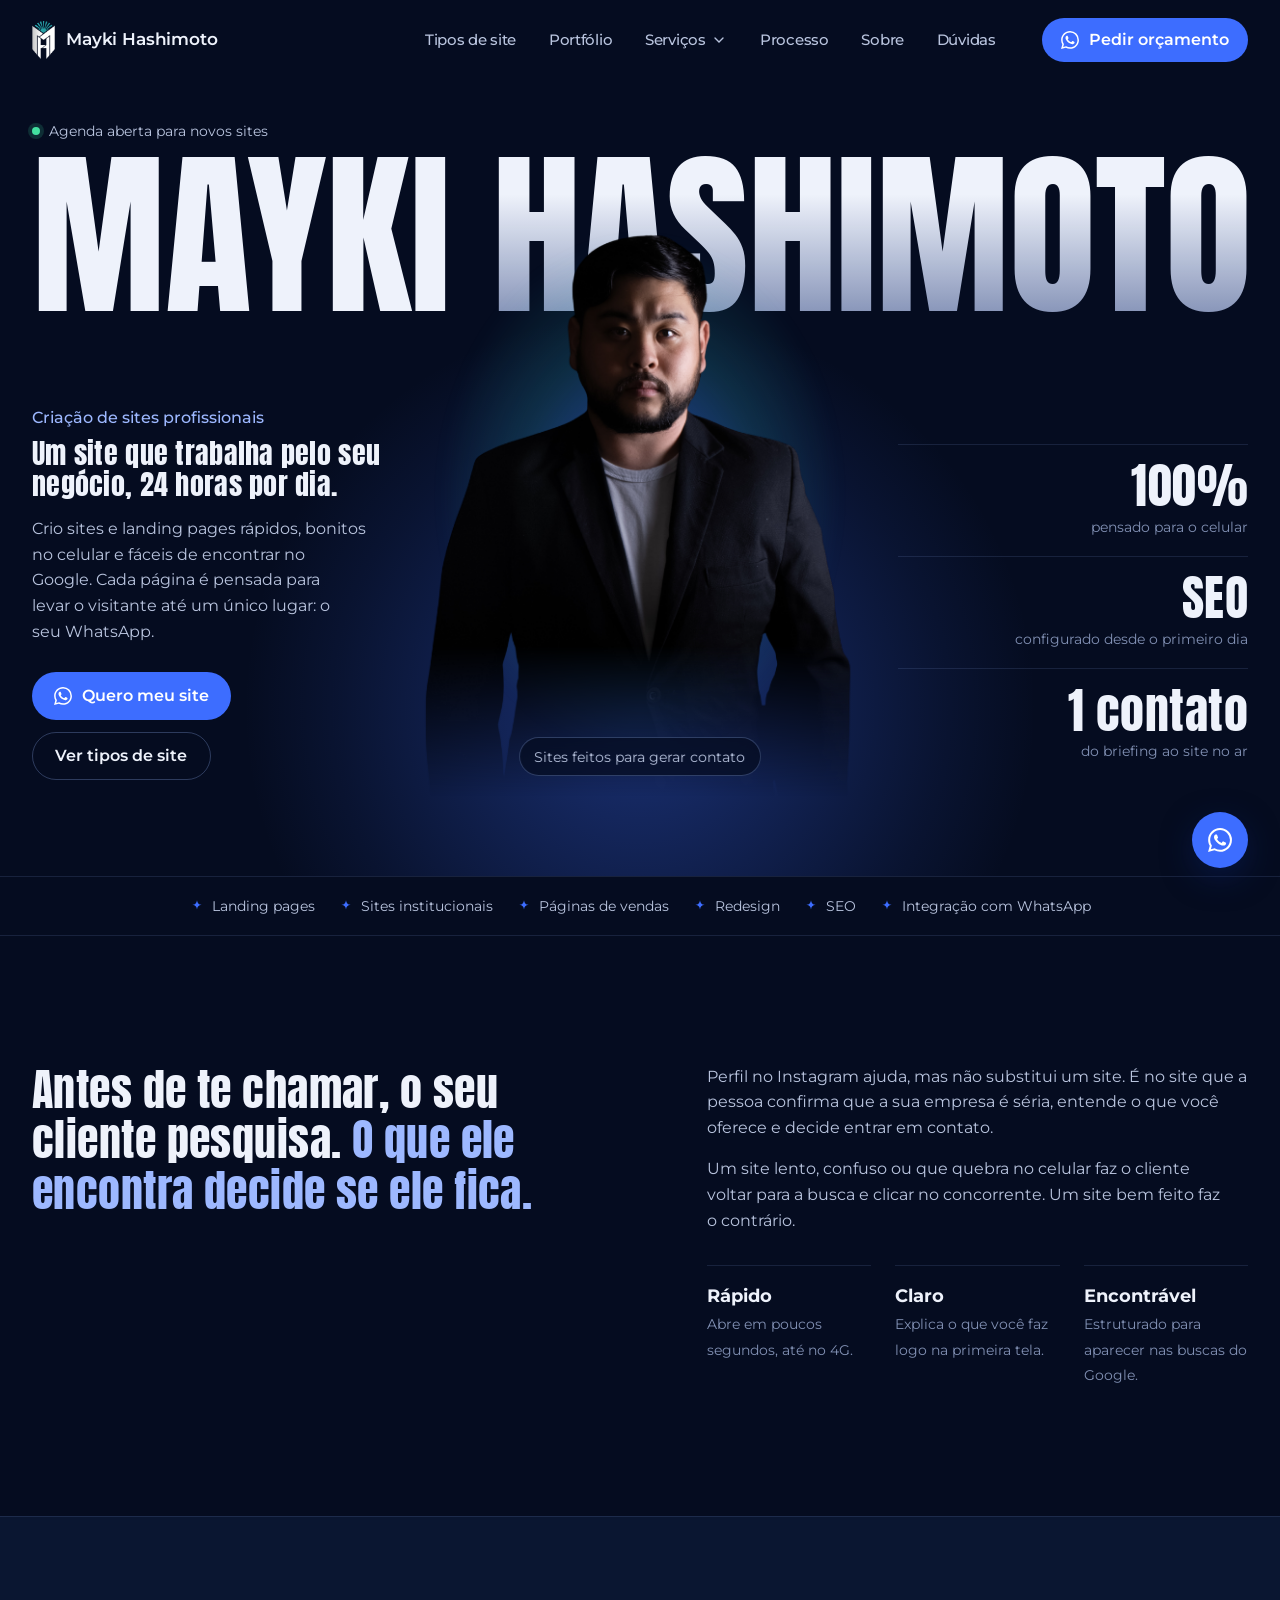
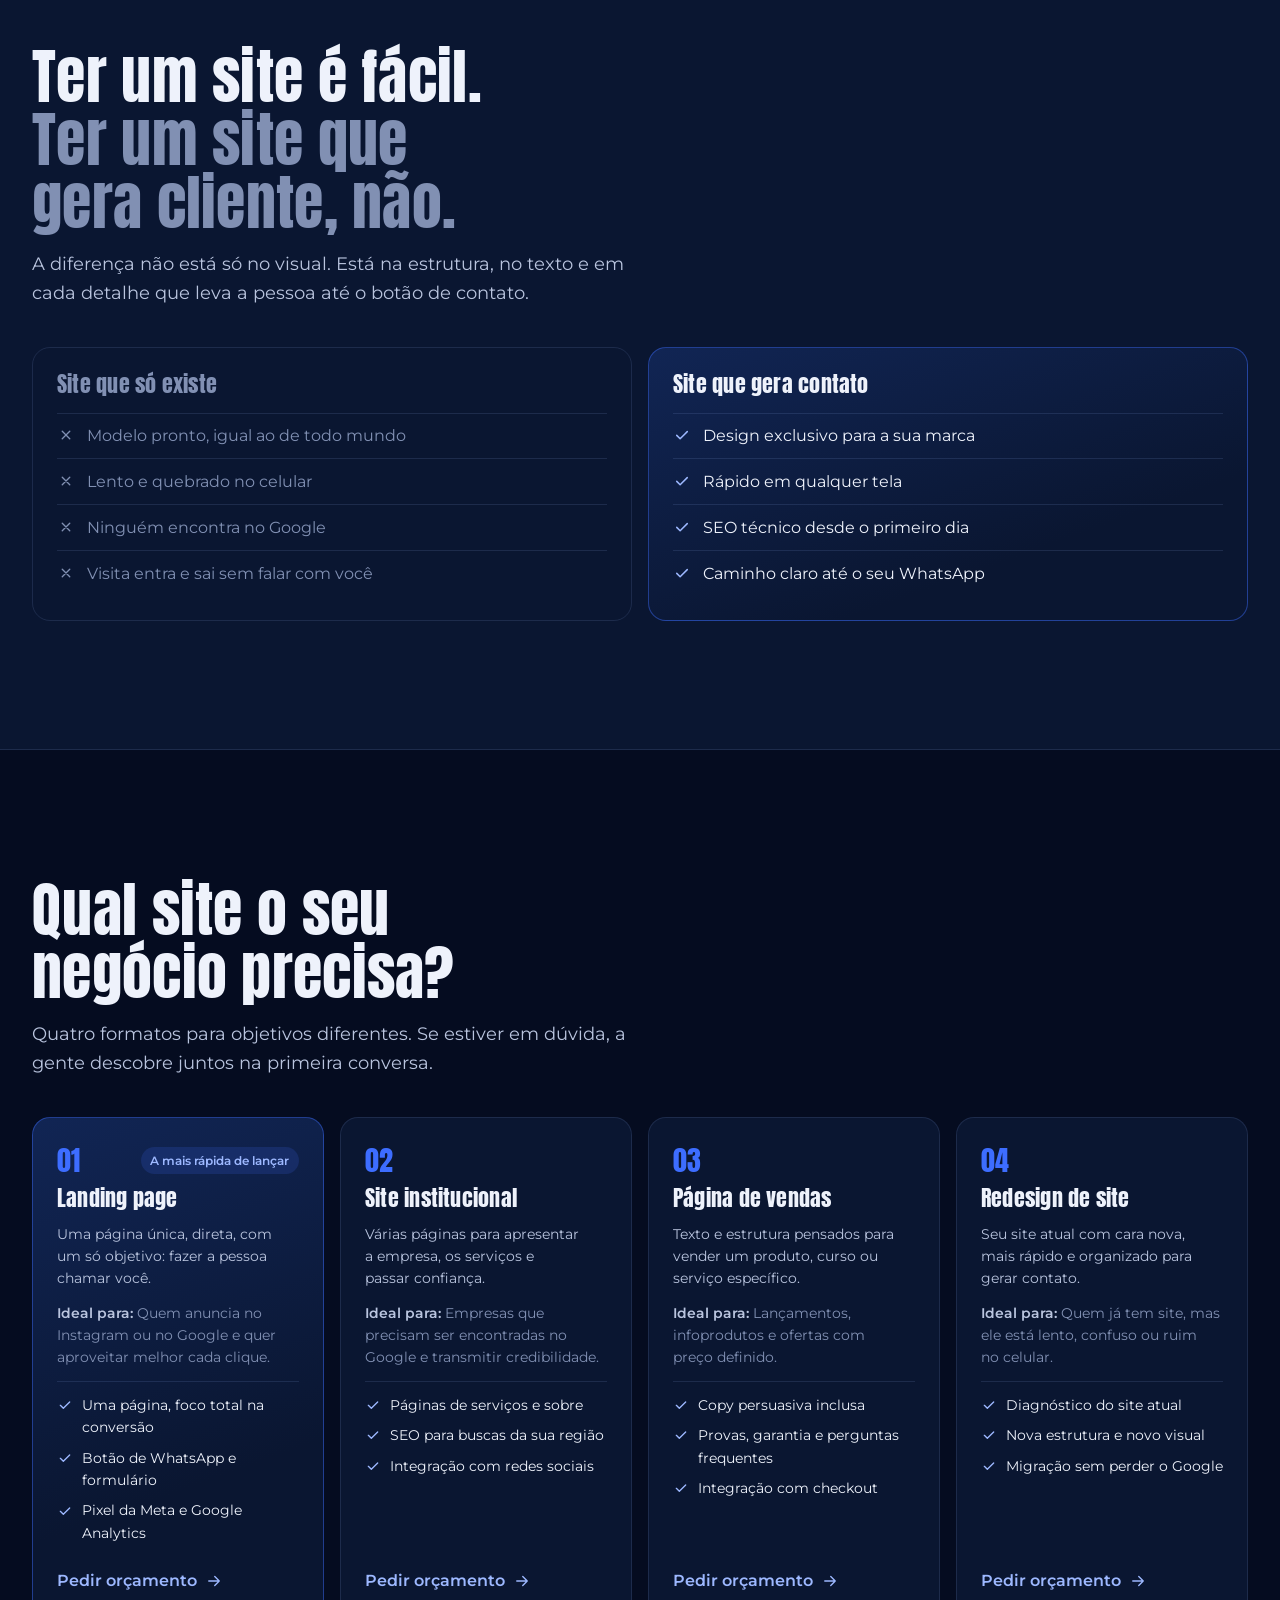
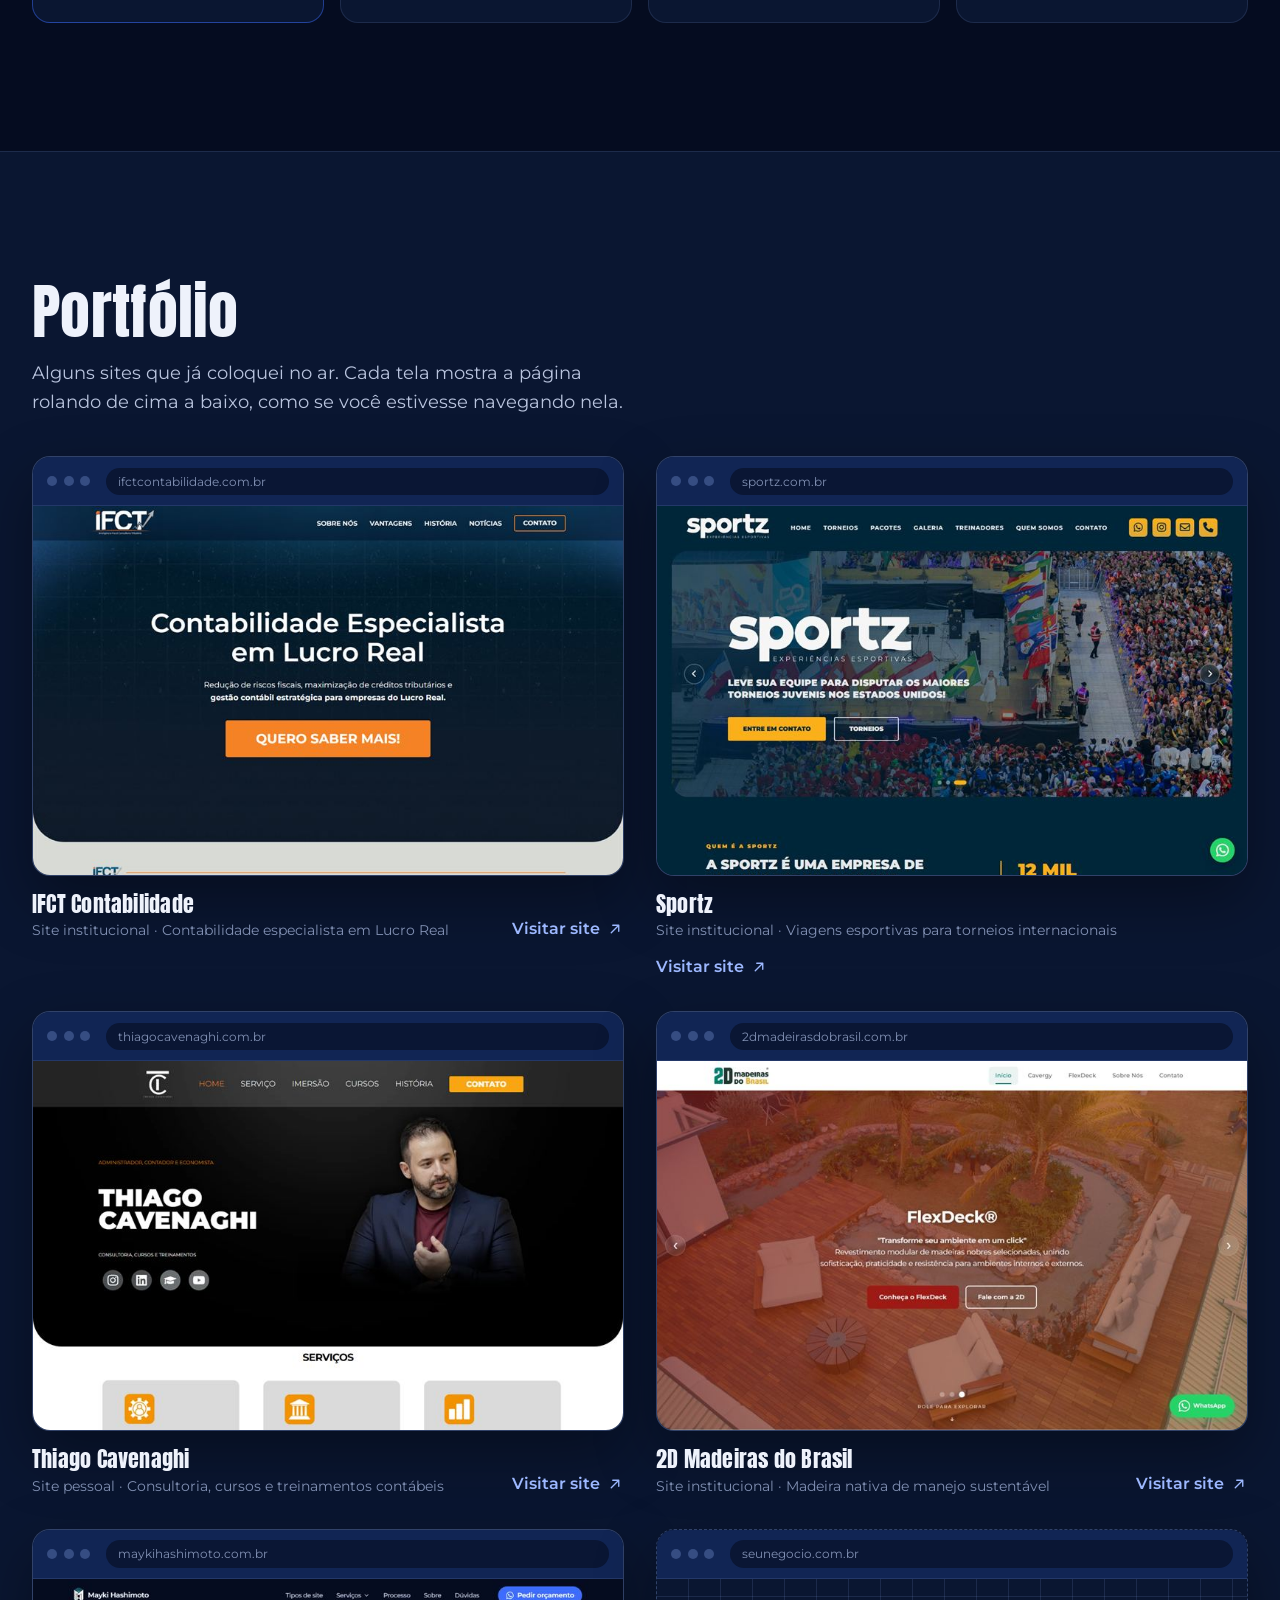
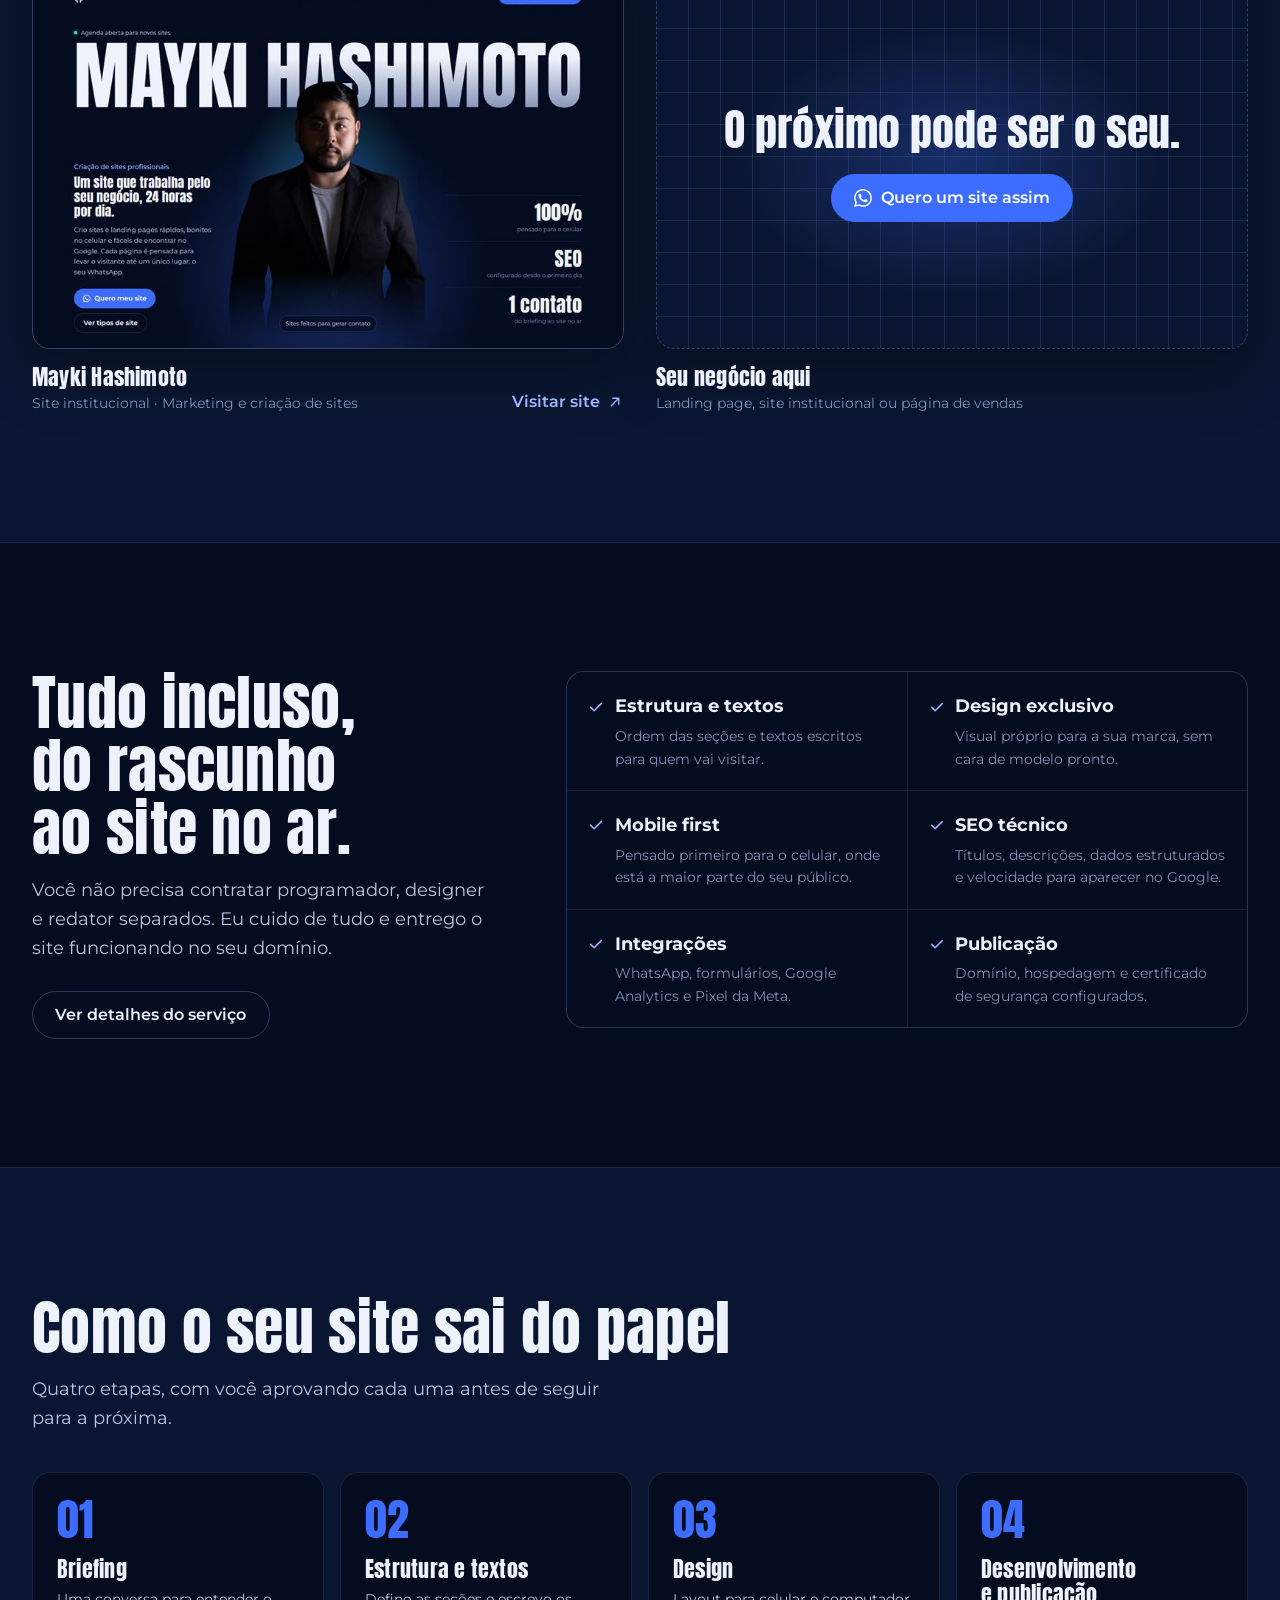
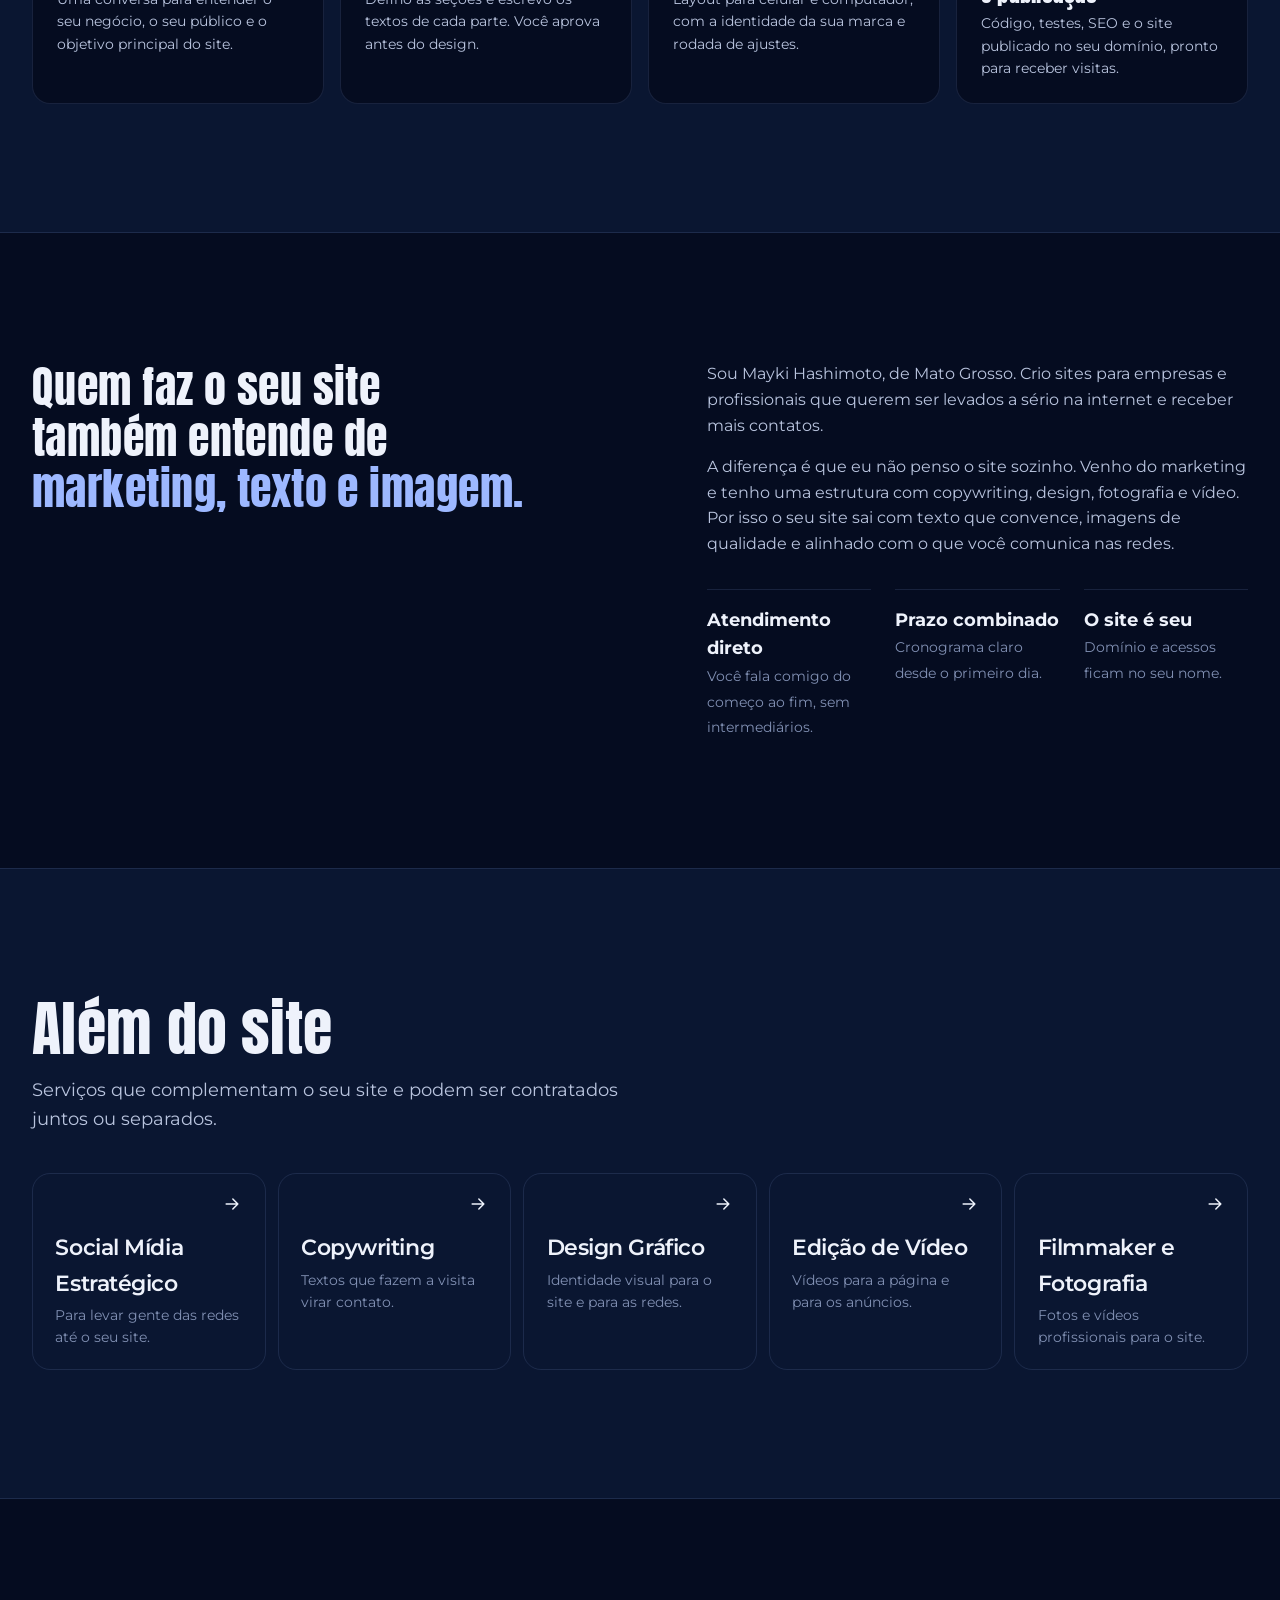
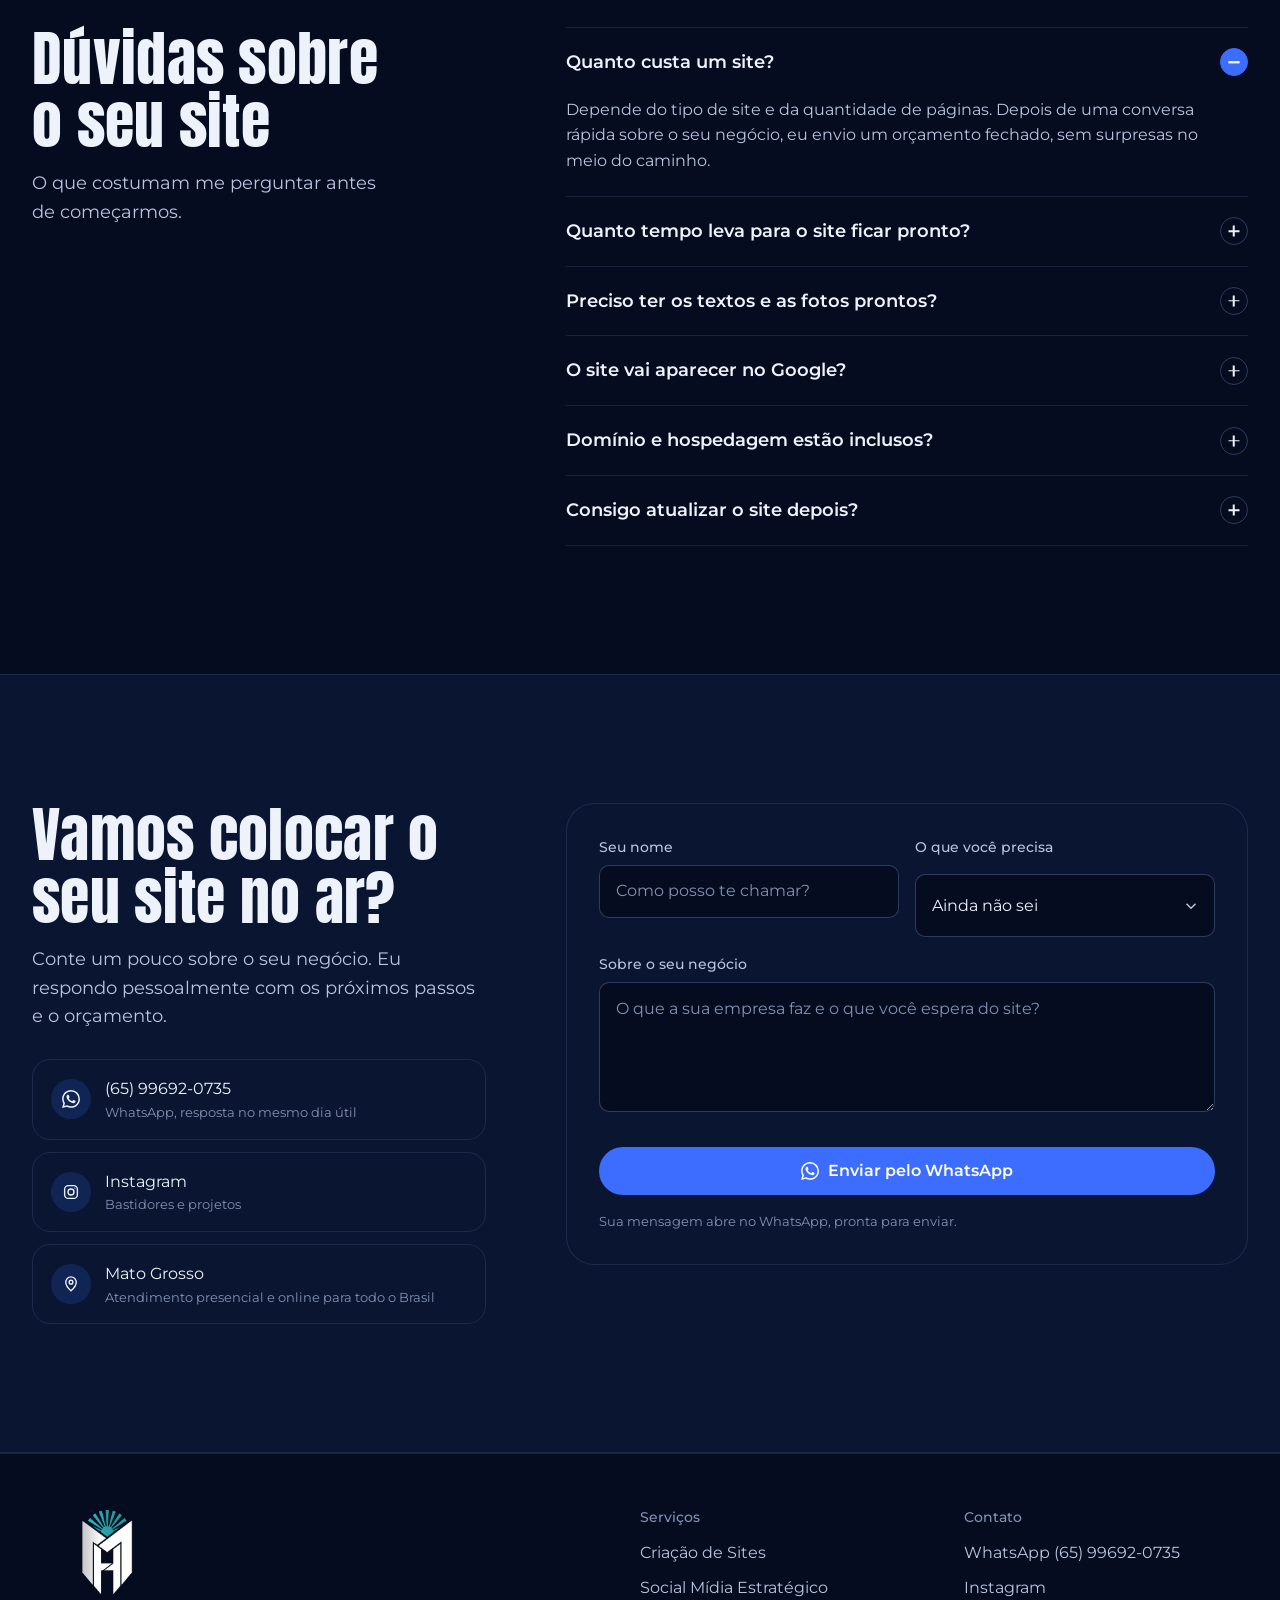
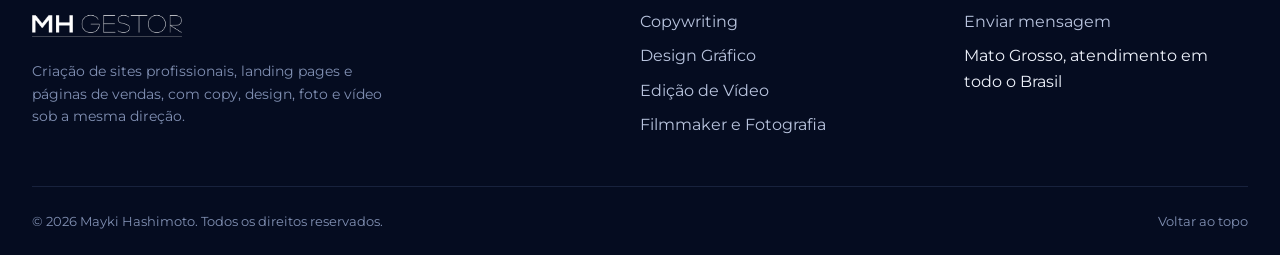
<file: index.html>
<!doctype html>
<html lang="pt-BR">
<head>
<meta charset="utf-8">
<meta name="viewport" content="width=device-width, initial-scale=1, viewport-fit=cover">
<title>Criação de Sites Profissionais em Mato Grosso | Mayki Hashimoto</title>
<meta name="description" content="Criação de sites profissionais, landing pages e páginas de vendas em Mato Grosso. Sites rápidos, feitos para o celular, otimizados para o Google e pensados para gerar contato no WhatsApp.">
<meta name="keywords" content="criação de sites, criação de sites Mato Grosso, criação de sites Cuiabá, landing page, site profissional, página de vendas, site institucional, Mayki Hashimoto">
<meta name="author" content="Mayki Hashimoto">
<meta name="robots" content="index, follow, max-image-preview:large">
<link rel="canonical" href="https://www.maykihashimoto.com.br/">
<meta name="theme-color" content="#050c20">
<meta name="geo.region" content="BR-MT">

<meta property="og:type" content="website">
<meta property="og:locale" content="pt_BR">
<meta property="og:site_name" content="Mayki Hashimoto">
<meta property="og:title" content="Criação de Sites Profissionais em Mato Grosso | Mayki Hashimoto">
<meta property="og:description" content="Criação de sites profissionais, landing pages e páginas de vendas em Mato Grosso. Sites rápidos, feitos para o celular, otimizados para o Google e pensados para gerar contato no WhatsApp.">
<meta property="og:url" content="https://www.maykihashimoto.com.br/">
<meta property="og:image" content="https://www.maykihashimoto.com.br/assets/og-image.jpg">
<meta property="og:image:width" content="1200">
<meta property="og:image:height" content="630">
<meta property="og:image:alt" content="Mayki Hashimoto, criação de sites profissionais">
<meta name="twitter:card" content="summary_large_image">
<meta name="twitter:title" content="Criação de Sites Profissionais em Mato Grosso | Mayki Hashimoto">
<meta name="twitter:description" content="Criação de sites profissionais, landing pages e páginas de vendas em Mato Grosso. Sites rápidos, feitos para o celular, otimizados para o Google e pensados para gerar contato no WhatsApp.">
<meta name="twitter:image" content="https://www.maykihashimoto.com.br/assets/og-image.jpg">

<link rel="icon" href="assets/favicon-32.png" sizes="32x32" type="image/png">
<link rel="apple-touch-icon" href="assets/apple-touch-icon.png">
<link rel="manifest" href="site.webmanifest">

<link rel="preconnect" href="https://fonts.googleapis.com">
<link rel="preconnect" href="https://fonts.gstatic.com" crossorigin>
<link rel="stylesheet" href="https://fonts.googleapis.com/css2?family=Anton&family=Montserrat:wght@400;500;600;700&display=swap">
<link rel="stylesheet" href="css/style.css">
<link rel="preload" as="image" href="assets/img/mayki-hashimoto.png" fetchpriority="high">

<script type="application/ld+json">
{
 "@context": "https://schema.org",
 "@graph": [
  {
   "@type": "WebSite",
   "@id": "https://www.maykihashimoto.com.br/#site",
   "url": "https://www.maykihashimoto.com.br/",
   "name": "Mayki Hashimoto",
   "inLanguage": "pt-BR",
   "publisher": {
    "@id": "https://www.maykihashimoto.com.br/#negocio"
   }
  },
  {
   "@type": "Person",
   "@id": "https://www.maykihashimoto.com.br/#mayki",
   "name": "Mayki Hashimoto",
   "jobTitle": "Criador de Sites",
   "url": "https://www.maykihashimoto.com.br/",
   "image": "https://www.maykihashimoto.com.br/assets/img/mayki-hashimoto.png",
   "knowsAbout": [
    "Criação de sites",
    "Landing pages",
    "SEO",
    "UX",
    "Copywriting",
    "Design gráfico",
    "Social media",
    "Edição de vídeo",
    "Fotografia"
   ],
   "worksFor": {
    "@id": "https://www.maykihashimoto.com.br/#negocio"
   }
  },
  {
   "@type": "ProfessionalService",
   "@id": "https://www.maykihashimoto.com.br/#negocio",
   "name": "Mayki Hashimoto",
   "description": "Criação de sites profissionais, landing pages e páginas de vendas, com copy, design, foto e vídeo feitos pela mesma equipe.",
   "url": "https://www.maykihashimoto.com.br/",
   "image": "https://www.maykihashimoto.com.br/assets/og-image.jpg",
   "logo": "https://www.maykihashimoto.com.br/assets/icon-512.png",
   "telephone": "+55 65 99692-0735",
   "priceRange": "$$",
   "address": {
    "@type": "PostalAddress",
    "addressRegion": "MT",
    "addressCountry": "BR"
   },
   "areaServed": [
    {
     "@type": "State",
     "name": "Mato Grosso"
    },
    {
     "@type": "Country",
     "name": "Brasil"
    }
   ],
   "founder": {
    "@id": "https://www.maykihashimoto.com.br/#mayki"
   },
   "contactPoint": {
    "@type": "ContactPoint",
    "telephone": "+55 65 99692-0735",
    "contactType": "customer service",
    "availableLanguage": "Portuguese"
   },
   "hasOfferCatalog": {
    "@type": "OfferCatalog",
    "name": "Criação de sites",
    "itemListElement": [
     {
      "@type": "Offer",
      "itemOffered": {
       "@type": "Service",
       "name": "Landing page",
       "description": "Uma página única, direta, com um só objetivo: fazer a pessoa chamar você.",
       "url": "https://www.maykihashimoto.com.br/criacao-de-sites"
      }
     },
     {
      "@type": "Offer",
      "itemOffered": {
       "@type": "Service",
       "name": "Site institucional",
       "description": "Várias páginas para apresentar a empresa, os serviços e passar confiança.",
       "url": "https://www.maykihashimoto.com.br/criacao-de-sites"
      }
     },
     {
      "@type": "Offer",
      "itemOffered": {
       "@type": "Service",
       "name": "Página de vendas",
       "description": "Texto e estrutura pensados para vender um produto, curso ou serviço específico.",
       "url": "https://www.maykihashimoto.com.br/criacao-de-sites"
      }
     },
     {
      "@type": "Offer",
      "itemOffered": {
       "@type": "Service",
       "name": "Redesign de site",
       "description": "Seu site atual com cara nova, mais rápido e organizado para gerar contato.",
       "url": "https://www.maykihashimoto.com.br/criacao-de-sites"
      }
     },
     {
      "@type": "Offer",
      "itemOffered": {
       "@type": "Service",
       "name": "Social Mídia Estratégico",
       "url": "https://www.maykihashimoto.com.br/social-media"
      }
     },
     {
      "@type": "Offer",
      "itemOffered": {
       "@type": "Service",
       "name": "Copywriting",
       "url": "https://www.maykihashimoto.com.br/copywriting"
      }
     },
     {
      "@type": "Offer",
      "itemOffered": {
       "@type": "Service",
       "name": "Design Gráfico",
       "url": "https://www.maykihashimoto.com.br/design-grafico"
      }
     },
     {
      "@type": "Offer",
      "itemOffered": {
       "@type": "Service",
       "name": "Edição de Vídeo",
       "url": "https://www.maykihashimoto.com.br/edicao-de-video"
      }
     },
     {
      "@type": "Offer",
      "itemOffered": {
       "@type": "Service",
       "name": "Filmmaker e Fotografia",
       "url": "https://www.maykihashimoto.com.br/filmmaker-fotografia"
      }
     }
    ]
   }
  },
  {
   "@type": "FAQPage",
   "mainEntity": [
    {
     "@type": "Question",
     "name": "Quanto custa um site?",
     "acceptedAnswer": {
      "@type": "Answer",
      "text": "Depende do tipo de site e da quantidade de páginas. Depois de uma conversa rápida sobre o seu negócio, eu envio um orçamento fechado, sem surpresas no meio do caminho."
     }
    },
    {
     "@type": "Question",
     "name": "Quanto tempo leva para o site ficar pronto?",
     "acceptedAnswer": {
      "@type": "Answer",
      "text": "Uma landing page costuma levar de 1 a 2 semanas. Sites institucionais com várias páginas levam de 3 a 5 semanas, dependendo do envio de conteúdo."
     }
    },
    {
     "@type": "Question",
     "name": "Preciso ter os textos e as fotos prontos?",
     "acceptedAnswer": {
      "@type": "Answer",
      "text": "Não. Eu escrevo os textos do site com base na nossa conversa. Se precisar de fotos ou vídeos profissionais, a captação também pode ser feita pela mesma equipe."
     }
    },
    {
     "@type": "Question",
     "name": "O site vai aparecer no Google?",
     "acceptedAnswer": {
      "@type": "Answer",
      "text": "Sim. Todo site sai com SEO técnico configurado e é enviado para indexação. A posição nas buscas também depende de conteúdo e de tempo."
     }
    },
    {
     "@type": "Question",
     "name": "Domínio e hospedagem estão inclusos?",
     "acceptedAnswer": {
      "@type": "Answer",
      "text": "Eu cuido de toda a configuração: domínio, hospedagem e certificado de segurança. O domínio fica registrado no seu nome, então o site é sempre seu."
     }
    },
    {
     "@type": "Question",
     "name": "Consigo atualizar o site depois?",
     "acceptedAnswer": {
      "@type": "Answer",
      "text": "Combinamos o formato ideal: manutenção feita por mim ou uma estrutura que você mesmo consiga atualizar."
     }
    }
   ]
  }
 ]
}
</script>
</head>
<body>
<a class="skip-link" href="#conteudo">Pular para o conteúdo</a>
<header class="site-header" data-header>
  <div class="container header-inner">
    <a class="brand" href="index.html" aria-label="Mayki Hashimoto, página inicial">
      <img class="brand-mark" src="assets/img/logo-simbolo.png" alt="" width="72" height="120">
      <span class="brand-name">Mayki Hashimoto</span>
    </a>
    <button class="menu-toggle" type="button" aria-expanded="false" aria-controls="menu" data-menu-toggle>
      <span class="sr-only">Abrir menu</span><span class="menu-icon" aria-hidden="true"></span>
    </button>
    <nav class="site-nav" id="menu" aria-label="Principal" data-menu>
      <ul class="nav-list">
        <li><a href="#sites">Tipos de site</a></li>
        <li><a href="#portfolio">Portfólio</a></li>
        <li class="has-sub">
          <button class="nav-sub-toggle" type="button" aria-expanded="false" data-sub-toggle>Serviços <svg viewBox="0 0 24 24" fill="none" stroke="currentColor" stroke-width="2" stroke-linecap="round" aria-hidden="true"><path d="m6 9 6 6 6-6"/></svg></button>
          <ul class="nav-sub">
          <li><a href="criacao-de-sites.html">Criação de Sites</a></li>
          <li><a href="social-media.html">Social Mídia Estratégico</a></li>
          <li><a href="copywriting.html">Copywriting</a></li>
          <li><a href="design-grafico.html">Design Gráfico</a></li>
          <li><a href="edicao-de-video.html">Edição de Vídeo</a></li>
          <li><a href="filmmaker-fotografia.html">Filmmaker e Fotografia</a></li>
          </ul>
        </li>
        <li><a href="#processo">Processo</a></li>
        <li><a href="#sobre">Sobre</a></li>
        <li><a href="#duvidas">Dúvidas</a></li>
      </ul>
      <a class="btn btn--primary nav-cta" href="https://wa.me/5565996920735?text=Ol%C3%A1%2C%20Mayki!%20Vim%20pelo%20site%20e%20quero%20um%20or%C3%A7amento%20de%20site." target="_blank" rel="noopener"><svg class="ico-wa" viewBox="0 0 24 24" fill="currentColor" aria-hidden="true"><path d="M17.472 14.382c-.297-.149-1.758-.867-2.03-.967-.273-.099-.471-.148-.67.15-.197.297-.767.966-.94 1.164-.173.199-.347.223-.644.075-.297-.15-1.255-.463-2.39-1.475-.883-.788-1.48-1.761-1.653-2.059-.173-.297-.018-.458.13-.606.134-.133.298-.347.446-.52.149-.174.198-.298.298-.497.099-.198.05-.371-.025-.52-.075-.149-.669-1.612-.916-2.207-.242-.579-.487-.5-.669-.51-.173-.008-.371-.01-.57-.01-.198 0-.52.074-.792.372-.272.297-1.04 1.016-1.04 2.479 0 1.462 1.065 2.875 1.213 3.074.149.198 2.096 3.2 5.077 4.487.709.306 1.262.489 1.694.625.712.227 1.36.195 1.871.118.571-.085 1.758-.719 2.006-1.413.248-.694.248-1.289.173-1.413-.074-.124-.272-.198-.57-.347m-5.421 7.403h-.004a9.87 9.87 0 0 1-5.031-1.378l-.361-.214-3.741.982.998-3.648-.235-.374a9.86 9.86 0 0 1-1.51-5.26c.001-5.45 4.436-9.884 9.888-9.884 2.64 0 5.122 1.03 6.988 2.898a9.825 9.825 0 0 1 2.893 6.994c-.003 5.45-4.437 9.884-9.885 9.884m8.413-18.297A11.815 11.815 0 0 0 12.05 0C5.495 0 .16 5.335.157 11.892c0 2.096.547 4.142 1.588 5.945L.057 24l6.305-1.654a11.882 11.882 0 0 0 5.683 1.448h.005c6.554 0 11.89-5.335 11.893-11.893a11.821 11.821 0 0 0-3.48-8.413Z"/></svg> Pedir orçamento</a>
    </nav>
  </div>
</header>
<main id="conteudo">

<section class="hero" aria-labelledby="hero-title">
  <div class="container hero-grid">
    <p class="hero-status"><span class="dot" aria-hidden="true"></span>Agenda aberta para novos sites</p>

    <h1 class="hero-title" id="hero-title" data-fit>
      <span class="line">Mayki </span><span class="line line--last">Hashimoto</span>
      <span class="sr-only">, criação de sites profissionais</span>
    </h1>

    <figure class="hero-photo">
      <img src="assets/img/mayki-hashimoto.png" alt="Retrato de Mayki Hashimoto, criador de sites" width="452" height="709" fetchpriority="high" decoding="async">
      <figcaption>Sites feitos para gerar contato</figcaption>
    </figure>

    <div class="hero-copy">
      <p class="hero-role">Criação de sites profissionais</p>
      <p class="hero-headline">Um site que trabalha pelo seu negócio, 24 horas por dia.</p>
      <p class="hero-text">Crio sites e landing pages rápidos, bonitos no celular e fáceis de encontrar no Google. Cada página é pensada para levar o visitante até um único lugar: o seu WhatsApp.</p>
      <div class="hero-actions">
        <a class="btn btn--primary" href="https://wa.me/5565996920735?text=Ol%C3%A1%2C%20Mayki!%20Vim%20pelo%20site%20e%20quero%20um%20or%C3%A7amento%20de%20site." target="_blank" rel="noopener"><svg class="ico-wa" viewBox="0 0 24 24" fill="currentColor" aria-hidden="true"><path d="M17.472 14.382c-.297-.149-1.758-.867-2.03-.967-.273-.099-.471-.148-.67.15-.197.297-.767.966-.94 1.164-.173.199-.347.223-.644.075-.297-.15-1.255-.463-2.39-1.475-.883-.788-1.48-1.761-1.653-2.059-.173-.297-.018-.458.13-.606.134-.133.298-.347.446-.52.149-.174.198-.298.298-.497.099-.198.05-.371-.025-.52-.075-.149-.669-1.612-.916-2.207-.242-.579-.487-.5-.669-.51-.173-.008-.371-.01-.57-.01-.198 0-.52.074-.792.372-.272.297-1.04 1.016-1.04 2.479 0 1.462 1.065 2.875 1.213 3.074.149.198 2.096 3.2 5.077 4.487.709.306 1.262.489 1.694.625.712.227 1.36.195 1.871.118.571-.085 1.758-.719 2.006-1.413.248-.694.248-1.289.173-1.413-.074-.124-.272-.198-.57-.347m-5.421 7.403h-.004a9.87 9.87 0 0 1-5.031-1.378l-.361-.214-3.741.982.998-3.648-.235-.374a9.86 9.86 0 0 1-1.51-5.26c.001-5.45 4.436-9.884 9.888-9.884 2.64 0 5.122 1.03 6.988 2.898a9.825 9.825 0 0 1 2.893 6.994c-.003 5.45-4.437 9.884-9.885 9.884m8.413-18.297A11.815 11.815 0 0 0 12.05 0C5.495 0 .16 5.335.157 11.892c0 2.096.547 4.142 1.588 5.945L.057 24l6.305-1.654a11.882 11.882 0 0 0 5.683 1.448h.005c6.554 0 11.89-5.335 11.893-11.893a11.821 11.821 0 0 0-3.48-8.413Z"/></svg> Quero meu site</a>
        <a class="btn btn--ghost" href="#sites">Ver tipos de site</a>
      </div>
    </div>

    <ul class="hero-facts" aria-label="Destaques">
      <li><span class="fact-value">100%</span><span class="fact-label">pensado para o celular</span></li>
      <li><span class="fact-value">SEO</span><span class="fact-label">configurado desde o primeiro dia</span></li>
      <li><span class="fact-value">1 contato</span><span class="fact-label">do briefing ao site no ar</span></li>
    </ul>
  </div>
</section>

<div class="service-strip" aria-label="O que eu crio">
  <div class="container"><ul><li><svg viewBox="0 0 24 24" fill="currentColor" aria-hidden="true"><path d="M12 2c.6 4.8 2.6 7.4 8 8-5.4.6-7.4 3.2-8 8-.6-4.8-2.6-7.4-8-8 5.4-.6 7.4-3.2 8-8Z"/></svg>Landing pages</li><li><svg viewBox="0 0 24 24" fill="currentColor" aria-hidden="true"><path d="M12 2c.6 4.8 2.6 7.4 8 8-5.4.6-7.4 3.2-8 8-.6-4.8-2.6-7.4-8-8 5.4-.6 7.4-3.2 8-8Z"/></svg>Sites institucionais</li><li><svg viewBox="0 0 24 24" fill="currentColor" aria-hidden="true"><path d="M12 2c.6 4.8 2.6 7.4 8 8-5.4.6-7.4 3.2-8 8-.6-4.8-2.6-7.4-8-8 5.4-.6 7.4-3.2 8-8Z"/></svg>Páginas de vendas</li><li><svg viewBox="0 0 24 24" fill="currentColor" aria-hidden="true"><path d="M12 2c.6 4.8 2.6 7.4 8 8-5.4.6-7.4 3.2-8 8-.6-4.8-2.6-7.4-8-8 5.4-.6 7.4-3.2 8-8Z"/></svg>Redesign</li><li><svg viewBox="0 0 24 24" fill="currentColor" aria-hidden="true"><path d="M12 2c.6 4.8 2.6 7.4 8 8-5.4.6-7.4 3.2-8 8-.6-4.8-2.6-7.4-8-8 5.4-.6 7.4-3.2 8-8Z"/></svg>SEO</li><li><svg viewBox="0 0 24 24" fill="currentColor" aria-hidden="true"><path d="M12 2c.6 4.8 2.6 7.4 8 8-5.4.6-7.4 3.2-8 8-.6-4.8-2.6-7.4-8-8 5.4-.6 7.4-3.2 8-8Z"/></svg>Integração com WhatsApp</li></ul></div>
</div>

<section class="section" id="por-que" aria-labelledby="por-que-title">
  <div class="container about-grid">
    <h2 class="about-statement" id="por-que-title">Antes de te chamar, o seu cliente pesquisa. <em>O que ele encontra decide se ele fica.</em></h2>
    <div class="about-body">
      <p>Perfil no Instagram ajuda, mas não substitui um site. É no site que a pessoa confirma que a sua empresa é séria, entende o que você oferece e decide entrar em contato.</p>
      <p>Um site lento, confuso ou que quebra no celular faz o cliente voltar para a busca e clicar no concorrente. Um site bem feito faz o contrário.</p>
      <ul class="principles">
        <li><strong>Rápido</strong><span>Abre em poucos segundos, até no 4G.</span></li>
        <li><strong>Claro</strong><span>Explica o que você faz logo na primeira tela.</span></li>
        <li><strong>Encontrável</strong><span>Estruturado para aparecer nas buscas do Google.</span></li>
      </ul>
    </div>
  </div>
</section>

<section class="section section--alt" aria-labelledby="compare-title">
  <div class="container">
    <div class="section-head">
      <h2 class="section-title" id="compare-title">Ter um site é fácil. <span class="soft">Ter um site que gera cliente, não.</span></h2>
      <p class="section-lead">A diferença não está só no visual. Está na estrutura, no texto e em cada detalhe que leva a pessoa até o botão de contato.</p>
    </div>
    <div class="compare">
      <div class="compare-col compare-col--weak">
        <h3>Site que só existe</h3>
        <ul>
          <li><svg viewBox="0 0 24 24" fill="none" stroke="currentColor" stroke-width="1.8" stroke-linecap="round" aria-hidden="true"><path d="M7 7l10 10M17 7 7 17"/></svg>Modelo pronto, igual ao de todo mundo</li>
          <li><svg viewBox="0 0 24 24" fill="none" stroke="currentColor" stroke-width="1.8" stroke-linecap="round" aria-hidden="true"><path d="M7 7l10 10M17 7 7 17"/></svg>Lento e quebrado no celular</li>
          <li><svg viewBox="0 0 24 24" fill="none" stroke="currentColor" stroke-width="1.8" stroke-linecap="round" aria-hidden="true"><path d="M7 7l10 10M17 7 7 17"/></svg>Ninguém encontra no Google</li>
          <li><svg viewBox="0 0 24 24" fill="none" stroke="currentColor" stroke-width="1.8" stroke-linecap="round" aria-hidden="true"><path d="M7 7l10 10M17 7 7 17"/></svg>Visita entra e sai sem falar com você</li>
        </ul>
      </div>
      <div class="compare-col compare-col--strong">
        <h3>Site que gera contato</h3>
        <ul>
          <li><svg viewBox="0 0 24 24" fill="none" stroke="currentColor" stroke-width="2" stroke-linecap="round" stroke-linejoin="round" aria-hidden="true"><path d="m5 12.5 4.5 4.5L19 7.5"/></svg>Design exclusivo para a sua marca</li>
          <li><svg viewBox="0 0 24 24" fill="none" stroke="currentColor" stroke-width="2" stroke-linecap="round" stroke-linejoin="round" aria-hidden="true"><path d="m5 12.5 4.5 4.5L19 7.5"/></svg>Rápido em qualquer tela</li>
          <li><svg viewBox="0 0 24 24" fill="none" stroke="currentColor" stroke-width="2" stroke-linecap="round" stroke-linejoin="round" aria-hidden="true"><path d="m5 12.5 4.5 4.5L19 7.5"/></svg>SEO técnico desde o primeiro dia</li>
          <li><svg viewBox="0 0 24 24" fill="none" stroke="currentColor" stroke-width="2" stroke-linecap="round" stroke-linejoin="round" aria-hidden="true"><path d="m5 12.5 4.5 4.5L19 7.5"/></svg>Caminho claro até o seu WhatsApp</li>
        </ul>
      </div>
    </div>
  </div>
</section>

<section class="section" id="sites" aria-labelledby="sites-title">
  <div class="container">
    <div class="section-head">
      <h2 class="section-title" id="sites-title">Qual site o seu negócio precisa?</h2>
      <p class="section-lead">Quatro formatos para objetivos diferentes. Se estiver em dúvida, a gente descobre juntos na primeira conversa.</p>
    </div>
    <div class="offers">
      <article class="offer offer--featured">
        <div class="offer-top"><span class="offer-num">01</span><span class="offer-badge">A mais rápida de lançar</span></div>
        <h3>Landing page</h3>
        <p>Uma página única, direta, com um só objetivo: fazer a pessoa chamar você.</p>
        <p class="offer-for"><strong>Ideal para:</strong> Quem anuncia no Instagram ou no Google e quer aproveitar melhor cada clique.</p>
        <ul class="offer-list">
          <li><svg viewBox="0 0 24 24" fill="none" stroke="currentColor" stroke-width="2" stroke-linecap="round" stroke-linejoin="round" aria-hidden="true"><path d="m5 12.5 4.5 4.5L19 7.5"/></svg>Uma página, foco total na conversão</li>
          <li><svg viewBox="0 0 24 24" fill="none" stroke="currentColor" stroke-width="2" stroke-linecap="round" stroke-linejoin="round" aria-hidden="true"><path d="m5 12.5 4.5 4.5L19 7.5"/></svg>Botão de WhatsApp e formulário</li>
          <li><svg viewBox="0 0 24 24" fill="none" stroke="currentColor" stroke-width="2" stroke-linecap="round" stroke-linejoin="round" aria-hidden="true"><path d="m5 12.5 4.5 4.5L19 7.5"/></svg>Pixel da Meta e Google Analytics</li>
        </ul>
        <a class="offer-link" href="https://wa.me/5565996920735?text=Ol%C3%A1%2C%20Mayki!%20Vim%20pelo%20site%20e%20quero%20um%20or%C3%A7amento%20de%20landing%20page." target="_blank" rel="noopener">Pedir orçamento <svg viewBox="0 0 24 24" fill="none" stroke="currentColor" stroke-width="1.8" stroke-linecap="round" stroke-linejoin="round" aria-hidden="true"><path d="M5 12h14M13 6l6 6-6 6"/></svg></a>
      </article>
      <article class="offer">
        <div class="offer-top"><span class="offer-num">02</span></div>
        <h3>Site institucional</h3>
        <p>Várias páginas para apresentar a empresa, os serviços e passar confiança.</p>
        <p class="offer-for"><strong>Ideal para:</strong> Empresas que precisam ser encontradas no Google e transmitir credibilidade.</p>
        <ul class="offer-list">
          <li><svg viewBox="0 0 24 24" fill="none" stroke="currentColor" stroke-width="2" stroke-linecap="round" stroke-linejoin="round" aria-hidden="true"><path d="m5 12.5 4.5 4.5L19 7.5"/></svg>Páginas de serviços e sobre</li>
          <li><svg viewBox="0 0 24 24" fill="none" stroke="currentColor" stroke-width="2" stroke-linecap="round" stroke-linejoin="round" aria-hidden="true"><path d="m5 12.5 4.5 4.5L19 7.5"/></svg>SEO para buscas da sua região</li>
          <li><svg viewBox="0 0 24 24" fill="none" stroke="currentColor" stroke-width="2" stroke-linecap="round" stroke-linejoin="round" aria-hidden="true"><path d="m5 12.5 4.5 4.5L19 7.5"/></svg>Integração com redes sociais</li>
        </ul>
        <a class="offer-link" href="https://wa.me/5565996920735?text=Ol%C3%A1%2C%20Mayki!%20Vim%20pelo%20site%20e%20quero%20um%20or%C3%A7amento%20de%20site%20institucional." target="_blank" rel="noopener">Pedir orçamento <svg viewBox="0 0 24 24" fill="none" stroke="currentColor" stroke-width="1.8" stroke-linecap="round" stroke-linejoin="round" aria-hidden="true"><path d="M5 12h14M13 6l6 6-6 6"/></svg></a>
      </article>
      <article class="offer">
        <div class="offer-top"><span class="offer-num">03</span></div>
        <h3>Página de vendas</h3>
        <p>Texto e estrutura pensados para vender um produto, curso ou serviço específico.</p>
        <p class="offer-for"><strong>Ideal para:</strong> Lançamentos, infoprodutos e ofertas com preço definido.</p>
        <ul class="offer-list">
          <li><svg viewBox="0 0 24 24" fill="none" stroke="currentColor" stroke-width="2" stroke-linecap="round" stroke-linejoin="round" aria-hidden="true"><path d="m5 12.5 4.5 4.5L19 7.5"/></svg>Copy persuasiva inclusa</li>
          <li><svg viewBox="0 0 24 24" fill="none" stroke="currentColor" stroke-width="2" stroke-linecap="round" stroke-linejoin="round" aria-hidden="true"><path d="m5 12.5 4.5 4.5L19 7.5"/></svg>Provas, garantia e perguntas frequentes</li>
          <li><svg viewBox="0 0 24 24" fill="none" stroke="currentColor" stroke-width="2" stroke-linecap="round" stroke-linejoin="round" aria-hidden="true"><path d="m5 12.5 4.5 4.5L19 7.5"/></svg>Integração com checkout</li>
        </ul>
        <a class="offer-link" href="https://wa.me/5565996920735?text=Ol%C3%A1%2C%20Mayki!%20Vim%20pelo%20site%20e%20quero%20um%20or%C3%A7amento%20de%20p%C3%A1gina%20de%20vendas." target="_blank" rel="noopener">Pedir orçamento <svg viewBox="0 0 24 24" fill="none" stroke="currentColor" stroke-width="1.8" stroke-linecap="round" stroke-linejoin="round" aria-hidden="true"><path d="M5 12h14M13 6l6 6-6 6"/></svg></a>
      </article>
      <article class="offer">
        <div class="offer-top"><span class="offer-num">04</span></div>
        <h3>Redesign de site</h3>
        <p>Seu site atual com cara nova, mais rápido e organizado para gerar contato.</p>
        <p class="offer-for"><strong>Ideal para:</strong> Quem já tem site, mas ele está lento, confuso ou ruim no celular.</p>
        <ul class="offer-list">
          <li><svg viewBox="0 0 24 24" fill="none" stroke="currentColor" stroke-width="2" stroke-linecap="round" stroke-linejoin="round" aria-hidden="true"><path d="m5 12.5 4.5 4.5L19 7.5"/></svg>Diagnóstico do site atual</li>
          <li><svg viewBox="0 0 24 24" fill="none" stroke="currentColor" stroke-width="2" stroke-linecap="round" stroke-linejoin="round" aria-hidden="true"><path d="m5 12.5 4.5 4.5L19 7.5"/></svg>Nova estrutura e novo visual</li>
          <li><svg viewBox="0 0 24 24" fill="none" stroke="currentColor" stroke-width="2" stroke-linecap="round" stroke-linejoin="round" aria-hidden="true"><path d="m5 12.5 4.5 4.5L19 7.5"/></svg>Migração sem perder o Google</li>
        </ul>
        <a class="offer-link" href="https://wa.me/5565996920735?text=Ol%C3%A1%2C%20Mayki!%20Vim%20pelo%20site%20e%20quero%20um%20or%C3%A7amento%20de%20redesign%20de%20site." target="_blank" rel="noopener">Pedir orçamento <svg viewBox="0 0 24 24" fill="none" stroke="currentColor" stroke-width="1.8" stroke-linecap="round" stroke-linejoin="round" aria-hidden="true"><path d="M5 12h14M13 6l6 6-6 6"/></svg></a>
      </article>
    </div>
  </div>
</section>

<section class="section section--alt" id="portfolio" aria-labelledby="portfolio-title">
  <div class="container">
    <div class="section-head">
      <h2 class="section-title" id="portfolio-title">Portfólio</h2>
      <p class="section-lead">Alguns sites que já coloquei no ar. Cada tela mostra a página rolando de cima a baixo, como se você estivesse navegando nela.</p>
    </div>

    <!--
      COMO ADICIONAR UM SITE AO PORTFÓLIO
      1. Copie um bloco <article class="pf-item"> ... </article> inteiro e cole abaixo do último.
         Cole o mesmo bloco também no portfólio da página criacao-de-sites.html.
      2. Troque: o link (href), o endereço que aparece na barra (pf-url), o nome, o tipo e o segmento.
      3. Escolha como a tela aparece:
         - IMAGEM (recomendado): salve um print da página inteira em assets/img/portfolio/
           (largura de 800 px, o comprimento que quiser) e use <img src="assets/img/portfolio/arquivo.jpg">.
           A imagem rola sozinha de cima a baixo ao passar o mouse.
         - AO VIVO: troque a <img> por
           <iframe src="https://endereco-do-site.com.br" title="Prévia do site" loading="lazy" tabindex="-1"></iframe>
           e adicione a classe pf-screen--live na div pf-screen. Mostra o site real, mas alguns sites
           bloqueiam aparecer dentro de outro site; nesse caso use a imagem.
    -->
    <div class="pf-grid">

      <article class="pf-item">
        <a class="pf-window" href="https://ifctcontabilidade.com.br/" target="_blank" rel="noopener" aria-label="Abrir o site IFCT Contabilidade em nova aba">
          <div class="pf-bar" aria-hidden="true"><i></i><i></i><i></i><span class="pf-url">ifctcontabilidade.com.br</span></div>
          <div class="pf-screen">
            <img src="assets/img/portfolio/ifct.jpg" alt="Página inicial do site IFCT Contabilidade" width="800" height="3611" loading="lazy" decoding="async">
          </div>
        </a>
        <div class="pf-info">
          <div>
            <h3>IFCT Contabilidade</h3>
            <p>Site institucional · Contabilidade especialista em Lucro Real</p>
          </div>
          <a class="pf-link" href="https://ifctcontabilidade.com.br/" target="_blank" rel="noopener">Visitar site <svg viewBox="0 0 24 24" fill="none" stroke="currentColor" stroke-width="1.8" stroke-linecap="round" stroke-linejoin="round" aria-hidden="true"><path d="M7 17 17 7M9 7h8v8"/></svg></a>
        </div>
      </article>

      <article class="pf-item">
        <a class="pf-window" href="https://sportz.com.br/" target="_blank" rel="noopener" aria-label="Abrir o site Sportz em nova aba">
          <div class="pf-bar" aria-hidden="true"><i></i><i></i><i></i><span class="pf-url">sportz.com.br</span></div>
          <div class="pf-screen">
            <img src="assets/img/portfolio/sportz.jpg" alt="Página inicial do site Sportz" width="800" height="3611" loading="lazy" decoding="async">
          </div>
        </a>
        <div class="pf-info">
          <div>
            <h3>Sportz</h3>
            <p>Site institucional · Viagens esportivas para torneios internacionais</p>
          </div>
          <a class="pf-link" href="https://sportz.com.br/" target="_blank" rel="noopener">Visitar site <svg viewBox="0 0 24 24" fill="none" stroke="currentColor" stroke-width="1.8" stroke-linecap="round" stroke-linejoin="round" aria-hidden="true"><path d="M7 17 17 7M9 7h8v8"/></svg></a>
        </div>
      </article>

      <article class="pf-item">
        <a class="pf-window" href="https://thiagocavenaghi.com.br/" target="_blank" rel="noopener" aria-label="Abrir o site Thiago Cavenaghi em nova aba">
          <div class="pf-bar" aria-hidden="true"><i></i><i></i><i></i><span class="pf-url">thiagocavenaghi.com.br</span></div>
          <div class="pf-screen">
            <img src="assets/img/portfolio/thiagocavenaghi.jpg" alt="Página inicial do site Thiago Cavenaghi" width="800" height="3526" loading="lazy" decoding="async">
          </div>
        </a>
        <div class="pf-info">
          <div>
            <h3>Thiago Cavenaghi</h3>
            <p>Site pessoal · Consultoria, cursos e treinamentos contábeis</p>
          </div>
          <a class="pf-link" href="https://thiagocavenaghi.com.br/" target="_blank" rel="noopener">Visitar site <svg viewBox="0 0 24 24" fill="none" stroke="currentColor" stroke-width="1.8" stroke-linecap="round" stroke-linejoin="round" aria-hidden="true"><path d="M7 17 17 7M9 7h8v8"/></svg></a>
        </div>
      </article>

      <article class="pf-item">
        <a class="pf-window" href="https://2dmadeirasdobrasil.com.br/" target="_blank" rel="noopener" aria-label="Abrir o site 2D Madeiras do Brasil em nova aba">
          <div class="pf-bar" aria-hidden="true"><i></i><i></i><i></i><span class="pf-url">2dmadeirasdobrasil.com.br</span></div>
          <div class="pf-screen">
            <img src="assets/img/portfolio/2dmadeiras.jpg" alt="Página inicial do site 2D Madeiras do Brasil" width="800" height="3611" loading="lazy" decoding="async">
          </div>
        </a>
        <div class="pf-info">
          <div>
            <h3>2D Madeiras do Brasil</h3>
            <p>Site institucional · Madeira nativa de manejo sustentável</p>
          </div>
          <a class="pf-link" href="https://2dmadeirasdobrasil.com.br/" target="_blank" rel="noopener">Visitar site <svg viewBox="0 0 24 24" fill="none" stroke="currentColor" stroke-width="1.8" stroke-linecap="round" stroke-linejoin="round" aria-hidden="true"><path d="M7 17 17 7M9 7h8v8"/></svg></a>
        </div>
      </article>

      <article class="pf-item">
        <a class="pf-window" href="https://www.maykihashimoto.com.br/" target="_blank" rel="noopener" aria-label="Abrir o site Mayki Hashimoto em nova aba">
          <div class="pf-bar" aria-hidden="true"><i></i><i></i><i></i><span class="pf-url">maykihashimoto.com.br</span></div>
          <div class="pf-screen">
            <img src="assets/img/portfolio/maykihashimoto.jpg" alt="Página inicial do site Mayki Hashimoto" width="800" height="2444" loading="lazy" decoding="async">
          </div>
        </a>
        <div class="pf-info">
          <div>
            <h3>Mayki Hashimoto</h3>
            <p>Site institucional · Marketing e criação de sites</p>
          </div>
          <a class="pf-link" href="https://www.maykihashimoto.com.br/" target="_blank" rel="noopener">Visitar site <svg viewBox="0 0 24 24" fill="none" stroke="currentColor" stroke-width="1.8" stroke-linecap="round" stroke-linejoin="round" aria-hidden="true"><path d="M7 17 17 7M9 7h8v8"/></svg></a>
        </div>
      </article>

      <article class="pf-item pf-item--cta">
        <a class="pf-window" href="https://wa.me/5565996920735?text=Ol%C3%A1%2C%20Mayki!%20Vi%20o%20seu%20portf%C3%B3lio%20e%20quero%20um%20site%20assim." target="_blank" rel="noopener">
          <div class="pf-bar" aria-hidden="true"><i></i><i></i><i></i><span class="pf-url">seunegocio.com.br</span></div>
          <div class="pf-screen pf-screen--empty">
            <span class="pf-empty-title">O próximo pode ser o seu.</span>
            <span class="btn btn--primary"><svg class="ico-wa" viewBox="0 0 24 24" fill="currentColor" aria-hidden="true"><path d="M17.472 14.382c-.297-.149-1.758-.867-2.03-.967-.273-.099-.471-.148-.67.15-.197.297-.767.966-.94 1.164-.173.199-.347.223-.644.075-.297-.15-1.255-.463-2.39-1.475-.883-.788-1.48-1.761-1.653-2.059-.173-.297-.018-.458.13-.606.134-.133.298-.347.446-.52.149-.174.198-.298.298-.497.099-.198.05-.371-.025-.52-.075-.149-.669-1.612-.916-2.207-.242-.579-.487-.5-.669-.51-.173-.008-.371-.01-.57-.01-.198 0-.52.074-.792.372-.272.297-1.04 1.016-1.04 2.479 0 1.462 1.065 2.875 1.213 3.074.149.198 2.096 3.2 5.077 4.487.709.306 1.262.489 1.694.625.712.227 1.36.195 1.871.118.571-.085 1.758-.719 2.006-1.413.248-.694.248-1.289.173-1.413-.074-.124-.272-.198-.57-.347m-5.421 7.403h-.004a9.87 9.87 0 0 1-5.031-1.378l-.361-.214-3.741.982.998-3.648-.235-.374a9.86 9.86 0 0 1-1.51-5.26c.001-5.45 4.436-9.884 9.888-9.884 2.64 0 5.122 1.03 6.988 2.898a9.825 9.825 0 0 1 2.893 6.994c-.003 5.45-4.437 9.884-9.885 9.884m8.413-18.297A11.815 11.815 0 0 0 12.05 0C5.495 0 .16 5.335.157 11.892c0 2.096.547 4.142 1.588 5.945L.057 24l6.305-1.654a11.882 11.882 0 0 0 5.683 1.448h.005c6.554 0 11.89-5.335 11.893-11.893a11.821 11.821 0 0 0-3.48-8.413Z"/></svg> Quero um site assim</span>
          </div>
        </a>
        <div class="pf-info">
          <div>
            <h3>Seu negócio aqui</h3>
            <p>Landing page, site institucional ou página de vendas</p>
          </div>
        </div>
      </article>

    </div>
  </div>
</section>

<section class="section" id="incluso" aria-labelledby="incluso-title">
  <div class="container split">
    <div>
      <h2 class="section-title" id="incluso-title">Tudo incluso, do rascunho ao site no ar.</h2>
      <p class="section-lead">Você não precisa contratar programador, designer e redator separados. Eu cuido de tudo e entrego o site funcionando no seu domínio.</p>
      <a class="btn btn--ghost split-cta" href="criacao-de-sites.html">Ver detalhes do serviço</a>
    </div>
    <ul class="deliverables">
      <li><strong><svg viewBox="0 0 24 24" fill="none" stroke="currentColor" stroke-width="2" stroke-linecap="round" stroke-linejoin="round" aria-hidden="true"><path d="m5 12.5 4.5 4.5L19 7.5"/></svg>Estrutura e textos</strong><span>Ordem das seções e textos escritos para quem vai visitar.</span></li>
      <li><strong><svg viewBox="0 0 24 24" fill="none" stroke="currentColor" stroke-width="2" stroke-linecap="round" stroke-linejoin="round" aria-hidden="true"><path d="m5 12.5 4.5 4.5L19 7.5"/></svg>Design exclusivo</strong><span>Visual próprio para a sua marca, sem cara de modelo pronto.</span></li>
      <li><strong><svg viewBox="0 0 24 24" fill="none" stroke="currentColor" stroke-width="2" stroke-linecap="round" stroke-linejoin="round" aria-hidden="true"><path d="m5 12.5 4.5 4.5L19 7.5"/></svg>Mobile first</strong><span>Pensado primeiro para o celular, onde está a maior parte do seu público.</span></li>
      <li><strong><svg viewBox="0 0 24 24" fill="none" stroke="currentColor" stroke-width="2" stroke-linecap="round" stroke-linejoin="round" aria-hidden="true"><path d="m5 12.5 4.5 4.5L19 7.5"/></svg>SEO técnico</strong><span>Títulos, descrições, dados estruturados e velocidade para aparecer no Google.</span></li>
      <li><strong><svg viewBox="0 0 24 24" fill="none" stroke="currentColor" stroke-width="2" stroke-linecap="round" stroke-linejoin="round" aria-hidden="true"><path d="m5 12.5 4.5 4.5L19 7.5"/></svg>Integrações</strong><span>WhatsApp, formulários, Google Analytics e Pixel da Meta.</span></li>
      <li><strong><svg viewBox="0 0 24 24" fill="none" stroke="currentColor" stroke-width="2" stroke-linecap="round" stroke-linejoin="round" aria-hidden="true"><path d="m5 12.5 4.5 4.5L19 7.5"/></svg>Publicação</strong><span>Domínio, hospedagem e certificado de segurança configurados.</span></li>
    </ul>
  </div>
</section>

<section class="section section--alt" id="processo" aria-labelledby="processo-title">
  <div class="container">
    <div class="section-head">
      <h2 class="section-title" id="processo-title">Como o seu site sai do papel</h2>
      <p class="section-lead">Quatro etapas, com você aprovando cada uma antes de seguir para a próxima.</p>
    </div>
    <ol class="steps">
      <li class="step"><h3>Briefing</h3><p>Uma conversa para entender o seu negócio, o seu público e o objetivo principal do site.</p></li>
      <li class="step"><h3>Estrutura e textos</h3><p>Defino as seções e escrevo os textos de cada parte. Você aprova antes do design.</p></li>
      <li class="step"><h3>Design</h3><p>Layout para celular e computador, com a identidade da sua marca e rodada de ajustes.</p></li>
      <li class="step"><h3>Desenvolvimento e publicação</h3><p>Código, testes, SEO e o site publicado no seu domínio, pronto para receber visitas.</p></li>
    </ol>
  </div>
</section>

<section class="section" id="sobre" aria-labelledby="sobre-title">
  <div class="container about-grid">
    <h2 class="about-statement" id="sobre-title">Quem faz o seu site também entende de <em>marketing, texto e imagem.</em></h2>
    <div class="about-body">
      <p>Sou Mayki Hashimoto, de Mato Grosso. Crio sites para empresas e profissionais que querem ser levados a sério na internet e receber mais contatos.</p>
      <p>A diferença é que eu não penso o site sozinho. Venho do marketing e tenho uma estrutura com copywriting, design, fotografia e vídeo. Por isso o seu site sai com texto que convence, imagens de qualidade e alinhado com o que você comunica nas redes.</p>
      <ul class="principles">
        <li><strong>Atendimento direto</strong><span>Você fala comigo do começo ao fim, sem intermediários.</span></li>
        <li><strong>Prazo combinado</strong><span>Cronograma claro desde o primeiro dia.</span></li>
        <li><strong>O site é seu</strong><span>Domínio e acessos ficam no seu nome.</span></li>
      </ul>
    </div>
  </div>
</section>

<section class="section section--alt" id="servicos" aria-labelledby="servicos-title">
  <div class="container">
    <div class="section-head">
      <h2 class="section-title" id="servicos-title">Além do site</h2>
      <p class="section-lead">Serviços que complementam o seu site e podem ser contratados juntos ou separados.</p>
    </div>
    <div class="related related--extras">
      <a href="social-media.html"><svg viewBox="0 0 24 24" fill="none" stroke="currentColor" stroke-width="1.8" stroke-linecap="round" stroke-linejoin="round" aria-hidden="true"><path d="M5 12h14M13 6l6 6-6 6"/></svg><span>Social Mídia Estratégico<small>Para levar gente das redes até o seu site.</small></span></a>
      <a href="copywriting.html"><svg viewBox="0 0 24 24" fill="none" stroke="currentColor" stroke-width="1.8" stroke-linecap="round" stroke-linejoin="round" aria-hidden="true"><path d="M5 12h14M13 6l6 6-6 6"/></svg><span>Copywriting<small>Textos que fazem a visita virar contato.</small></span></a>
      <a href="design-grafico.html"><svg viewBox="0 0 24 24" fill="none" stroke="currentColor" stroke-width="1.8" stroke-linecap="round" stroke-linejoin="round" aria-hidden="true"><path d="M5 12h14M13 6l6 6-6 6"/></svg><span>Design Gráfico<small>Identidade visual para o site e para as redes.</small></span></a>
      <a href="edicao-de-video.html"><svg viewBox="0 0 24 24" fill="none" stroke="currentColor" stroke-width="1.8" stroke-linecap="round" stroke-linejoin="round" aria-hidden="true"><path d="M5 12h14M13 6l6 6-6 6"/></svg><span>Edição de Vídeo<small>Vídeos para a página e para os anúncios.</small></span></a>
      <a href="filmmaker-fotografia.html"><svg viewBox="0 0 24 24" fill="none" stroke="currentColor" stroke-width="1.8" stroke-linecap="round" stroke-linejoin="round" aria-hidden="true"><path d="M5 12h14M13 6l6 6-6 6"/></svg><span>Filmmaker e Fotografia<small>Fotos e vídeos profissionais para o site.</small></span></a>
    </div>
  </div>
</section>

<section class="section" id="duvidas" aria-labelledby="duvidas-title">
  <div class="container faq-layout">
    <div>
      <h2 class="section-title" id="duvidas-title">Dúvidas sobre o seu site</h2>
      <p class="section-lead">O que costumam me perguntar antes de começarmos.</p>
    </div>
    <div class="faq">
      <details open>
        <summary>Quanto custa um site?<span class="plus" aria-hidden="true"></span></summary>
        <p class="answer">Depende do tipo de site e da quantidade de páginas. Depois de uma conversa rápida sobre o seu negócio, eu envio um orçamento fechado, sem surpresas no meio do caminho.</p>
      </details>
      <details>
        <summary>Quanto tempo leva para o site ficar pronto?<span class="plus" aria-hidden="true"></span></summary>
        <p class="answer">Uma landing page costuma levar de 1 a 2 semanas. Sites institucionais com várias páginas levam de 3 a 5 semanas, dependendo do envio de conteúdo.</p>
      </details>
      <details>
        <summary>Preciso ter os textos e as fotos prontos?<span class="plus" aria-hidden="true"></span></summary>
        <p class="answer">Não. Eu escrevo os textos do site com base na nossa conversa. Se precisar de fotos ou vídeos profissionais, a captação também pode ser feita pela mesma equipe.</p>
      </details>
      <details>
        <summary>O site vai aparecer no Google?<span class="plus" aria-hidden="true"></span></summary>
        <p class="answer">Sim. Todo site sai com SEO técnico configurado e é enviado para indexação. A posição nas buscas também depende de conteúdo e de tempo.</p>
      </details>
      <details>
        <summary>Domínio e hospedagem estão inclusos?<span class="plus" aria-hidden="true"></span></summary>
        <p class="answer">Eu cuido de toda a configuração: domínio, hospedagem e certificado de segurança. O domínio fica registrado no seu nome, então o site é sempre seu.</p>
      </details>
      <details>
        <summary>Consigo atualizar o site depois?<span class="plus" aria-hidden="true"></span></summary>
        <p class="answer">Combinamos o formato ideal: manutenção feita por mim ou uma estrutura que você mesmo consiga atualizar.</p>
      </details>
    </div>
  </div>
</section>

<section class="section section--alt" id="contato" aria-labelledby="contato-title">
  <div class="container contact-grid">
    <div>
      <h2 class="section-title" id="contato-title">Vamos colocar o seu site no ar?</h2>
      <p class="section-lead">Conte um pouco sobre o seu negócio. Eu respondo pessoalmente com os próximos passos e o orçamento.</p>
      <div class="contact-direct">
        <a href="https://wa.me/5565996920735?text=Ol%C3%A1%2C%20Mayki!%20Vim%20pelo%20site." target="_blank" rel="noopener"><span class="ico"><svg class="ico-wa" viewBox="0 0 24 24" fill="currentColor" aria-hidden="true"><path d="M17.472 14.382c-.297-.149-1.758-.867-2.03-.967-.273-.099-.471-.148-.67.15-.197.297-.767.966-.94 1.164-.173.199-.347.223-.644.075-.297-.15-1.255-.463-2.39-1.475-.883-.788-1.48-1.761-1.653-2.059-.173-.297-.018-.458.13-.606.134-.133.298-.347.446-.52.149-.174.198-.298.298-.497.099-.198.05-.371-.025-.52-.075-.149-.669-1.612-.916-2.207-.242-.579-.487-.5-.669-.51-.173-.008-.371-.01-.57-.01-.198 0-.52.074-.792.372-.272.297-1.04 1.016-1.04 2.479 0 1.462 1.065 2.875 1.213 3.074.149.198 2.096 3.2 5.077 4.487.709.306 1.262.489 1.694.625.712.227 1.36.195 1.871.118.571-.085 1.758-.719 2.006-1.413.248-.694.248-1.289.173-1.413-.074-.124-.272-.198-.57-.347m-5.421 7.403h-.004a9.87 9.87 0 0 1-5.031-1.378l-.361-.214-3.741.982.998-3.648-.235-.374a9.86 9.86 0 0 1-1.51-5.26c.001-5.45 4.436-9.884 9.888-9.884 2.64 0 5.122 1.03 6.988 2.898a9.825 9.825 0 0 1 2.893 6.994c-.003 5.45-4.437 9.884-9.885 9.884m8.413-18.297A11.815 11.815 0 0 0 12.05 0C5.495 0 .16 5.335.157 11.892c0 2.096.547 4.142 1.588 5.945L.057 24l6.305-1.654a11.882 11.882 0 0 0 5.683 1.448h.005c6.554 0 11.89-5.335 11.893-11.893a11.821 11.821 0 0 0-3.48-8.413Z"/></svg></span><span>(65) 99692-0735<small>WhatsApp, resposta no mesmo dia útil</small></span></a>
        <a href="https://www.instagram.com/" data-instagram target="_blank" rel="noopener"><span class="ico"><svg viewBox="0 0 24 24" fill="none" stroke="currentColor" stroke-width="1.8" aria-hidden="true"><rect x="3.5" y="3.5" width="17" height="17" rx="5"/><circle cx="12" cy="12" r="4"/><circle cx="17.2" cy="6.8" r="0.9" fill="currentColor" stroke="none"/></svg></span><span>Instagram<small>Bastidores e projetos</small></span></a>
        <a href="#contato" tabindex="-1" aria-hidden="true" style="pointer-events:none"><span class="ico"><svg viewBox="0 0 24 24" fill="none" stroke="currentColor" stroke-width="1.8" aria-hidden="true"><path d="M12 21s-7-6.2-7-11.5a7 7 0 0 1 14 0C19 14.8 12 21 12 21Z"/><circle cx="12" cy="9.5" r="2.5"/></svg></span><span>Mato Grosso<small>Atendimento presencial e online para todo o Brasil</small></span></a>
      </div>
    </div>
    <form class="form" data-contact-form novalidate>
      <div class="form-row">
        <div class="field">
          <label for="nome">Seu nome</label>
          <input id="nome" name="nome" type="text" autocomplete="name" placeholder="Como posso te chamar?" required data-error="Escreva seu nome.">
          <span class="field-error" aria-live="polite"></span>
        </div>
        <div class="field">
          <label for="servico">O que você precisa</label>
          <select id="servico" name="servico">
            <option value="">Ainda não sei</option>
            <optgroup label="Sites"><option value="Landing page">Landing page</option><option value="Site institucional">Site institucional</option><option value="Página de vendas">Página de vendas</option><option value="Redesign de site">Redesign de site</option></optgroup>
            <optgroup label="Outros serviços"><option value="Social Mídia Estratégico">Social Mídia Estratégico</option><option value="Copywriting">Copywriting</option><option value="Design Gráfico">Design Gráfico</option><option value="Edição de Vídeo">Edição de Vídeo</option><option value="Filmmaker e Fotografia">Filmmaker e Fotografia</option></optgroup>
          </select>
        </div>
      </div>
      <div class="field">
        <label for="mensagem">Sobre o seu negócio</label>
        <textarea id="mensagem" name="mensagem" placeholder="O que a sua empresa faz e o que você espera do site?" required data-error="Conte um pouco sobre o seu projeto."></textarea>
        <span class="field-error" aria-live="polite"></span>
      </div>
      <button class="btn btn--primary" type="submit"><svg class="ico-wa" viewBox="0 0 24 24" fill="currentColor" aria-hidden="true"><path d="M17.472 14.382c-.297-.149-1.758-.867-2.03-.967-.273-.099-.471-.148-.67.15-.197.297-.767.966-.94 1.164-.173.199-.347.223-.644.075-.297-.15-1.255-.463-2.39-1.475-.883-.788-1.48-1.761-1.653-2.059-.173-.297-.018-.458.13-.606.134-.133.298-.347.446-.52.149-.174.198-.298.298-.497.099-.198.05-.371-.025-.52-.075-.149-.669-1.612-.916-2.207-.242-.579-.487-.5-.669-.51-.173-.008-.371-.01-.57-.01-.198 0-.52.074-.792.372-.272.297-1.04 1.016-1.04 2.479 0 1.462 1.065 2.875 1.213 3.074.149.198 2.096 3.2 5.077 4.487.709.306 1.262.489 1.694.625.712.227 1.36.195 1.871.118.571-.085 1.758-.719 2.006-1.413.248-.694.248-1.289.173-1.413-.074-.124-.272-.198-.57-.347m-5.421 7.403h-.004a9.87 9.87 0 0 1-5.031-1.378l-.361-.214-3.741.982.998-3.648-.235-.374a9.86 9.86 0 0 1-1.51-5.26c.001-5.45 4.436-9.884 9.888-9.884 2.64 0 5.122 1.03 6.988 2.898a9.825 9.825 0 0 1 2.893 6.994c-.003 5.45-4.437 9.884-9.885 9.884m8.413-18.297A11.815 11.815 0 0 0 12.05 0C5.495 0 .16 5.335.157 11.892c0 2.096.547 4.142 1.588 5.945L.057 24l6.305-1.654a11.882 11.882 0 0 0 5.683 1.448h.005c6.554 0 11.89-5.335 11.893-11.893a11.821 11.821 0 0 0-3.48-8.413Z"/></svg> Enviar pelo WhatsApp</button>
      <p class="form-note">Sua mensagem abre no WhatsApp, pronta para enviar.</p>
    </form>
  </div>
</section>

</main>
<footer class="site-footer">
  <div class="container footer-grid">
    <div class="footer-brand">
      <a class="footer-logo" href="index.html" aria-label="Mayki Hashimoto, página inicial"><img src="assets/img/logo-mh-gestor.png" alt="MH Gestor, Mayki Hashimoto" width="440" height="371" loading="lazy" decoding="async"></a>
      <p>Criação de sites profissionais, landing pages e páginas de vendas, com copy, design, foto e vídeo sob a mesma direção.</p>
    </div>
    <nav aria-label="Serviços">
      <h2 class="footer-title">Serviços</h2>
      <ul class="footer-links">
        <li><a href="criacao-de-sites.html">Criação de Sites</a></li>
        <li><a href="social-media.html">Social Mídia Estratégico</a></li>
        <li><a href="copywriting.html">Copywriting</a></li>
        <li><a href="design-grafico.html">Design Gráfico</a></li>
        <li><a href="edicao-de-video.html">Edição de Vídeo</a></li>
        <li><a href="filmmaker-fotografia.html">Filmmaker e Fotografia</a></li>
      </ul>
    </nav>
    <div>
      <h2 class="footer-title">Contato</h2>
      <ul class="footer-links">
        <li><a href="https://wa.me/5565996920735?text=Ol%C3%A1%2C%20Mayki%21" target="_blank" rel="noopener">WhatsApp (65) 99692-0735</a></li>
        <li><a href="https://www.instagram.com/" data-instagram target="_blank" rel="noopener">Instagram</a></li>
        <li><a href="#contato">Enviar mensagem</a></li>
        <li>Mato Grosso, atendimento em todo o Brasil</li>
      </ul>
    </div>
  </div>
  <div class="container footer-bottom">
    <p>© <span data-year>2026</span> Mayki Hashimoto. Todos os direitos reservados.</p>
    <a href="#conteudo">Voltar ao topo</a>
  </div>
</footer>
<a class="wa-float" href="https://wa.me/5565996920735?text=Ol%C3%A1%2C%20Mayki%21%20Vim%20pelo%20site." target="_blank" rel="noopener" aria-label="Conversar no WhatsApp"><svg class="ico-wa" viewBox="0 0 24 24" fill="currentColor" aria-hidden="true"><path d="M17.472 14.382c-.297-.149-1.758-.867-2.03-.967-.273-.099-.471-.148-.67.15-.197.297-.767.966-.94 1.164-.173.199-.347.223-.644.075-.297-.15-1.255-.463-2.39-1.475-.883-.788-1.48-1.761-1.653-2.059-.173-.297-.018-.458.13-.606.134-.133.298-.347.446-.52.149-.174.198-.298.298-.497.099-.198.05-.371-.025-.52-.075-.149-.669-1.612-.916-2.207-.242-.579-.487-.5-.669-.51-.173-.008-.371-.01-.57-.01-.198 0-.52.074-.792.372-.272.297-1.04 1.016-1.04 2.479 0 1.462 1.065 2.875 1.213 3.074.149.198 2.096 3.2 5.077 4.487.709.306 1.262.489 1.694.625.712.227 1.36.195 1.871.118.571-.085 1.758-.719 2.006-1.413.248-.694.248-1.289.173-1.413-.074-.124-.272-.198-.57-.347m-5.421 7.403h-.004a9.87 9.87 0 0 1-5.031-1.378l-.361-.214-3.741.982.998-3.648-.235-.374a9.86 9.86 0 0 1-1.51-5.26c.001-5.45 4.436-9.884 9.888-9.884 2.64 0 5.122 1.03 6.988 2.898a9.825 9.825 0 0 1 2.893 6.994c-.003 5.45-4.437 9.884-9.885 9.884m8.413-18.297A11.815 11.815 0 0 0 12.05 0C5.495 0 .16 5.335.157 11.892c0 2.096.547 4.142 1.588 5.945L.057 24l6.305-1.654a11.882 11.882 0 0 0 5.683 1.448h.005c6.554 0 11.89-5.335 11.893-11.893a11.821 11.821 0 0 0-3.48-8.413Z"/></svg></a>
<script src="js/main.js" defer></script>
</body>
</html>
</file>
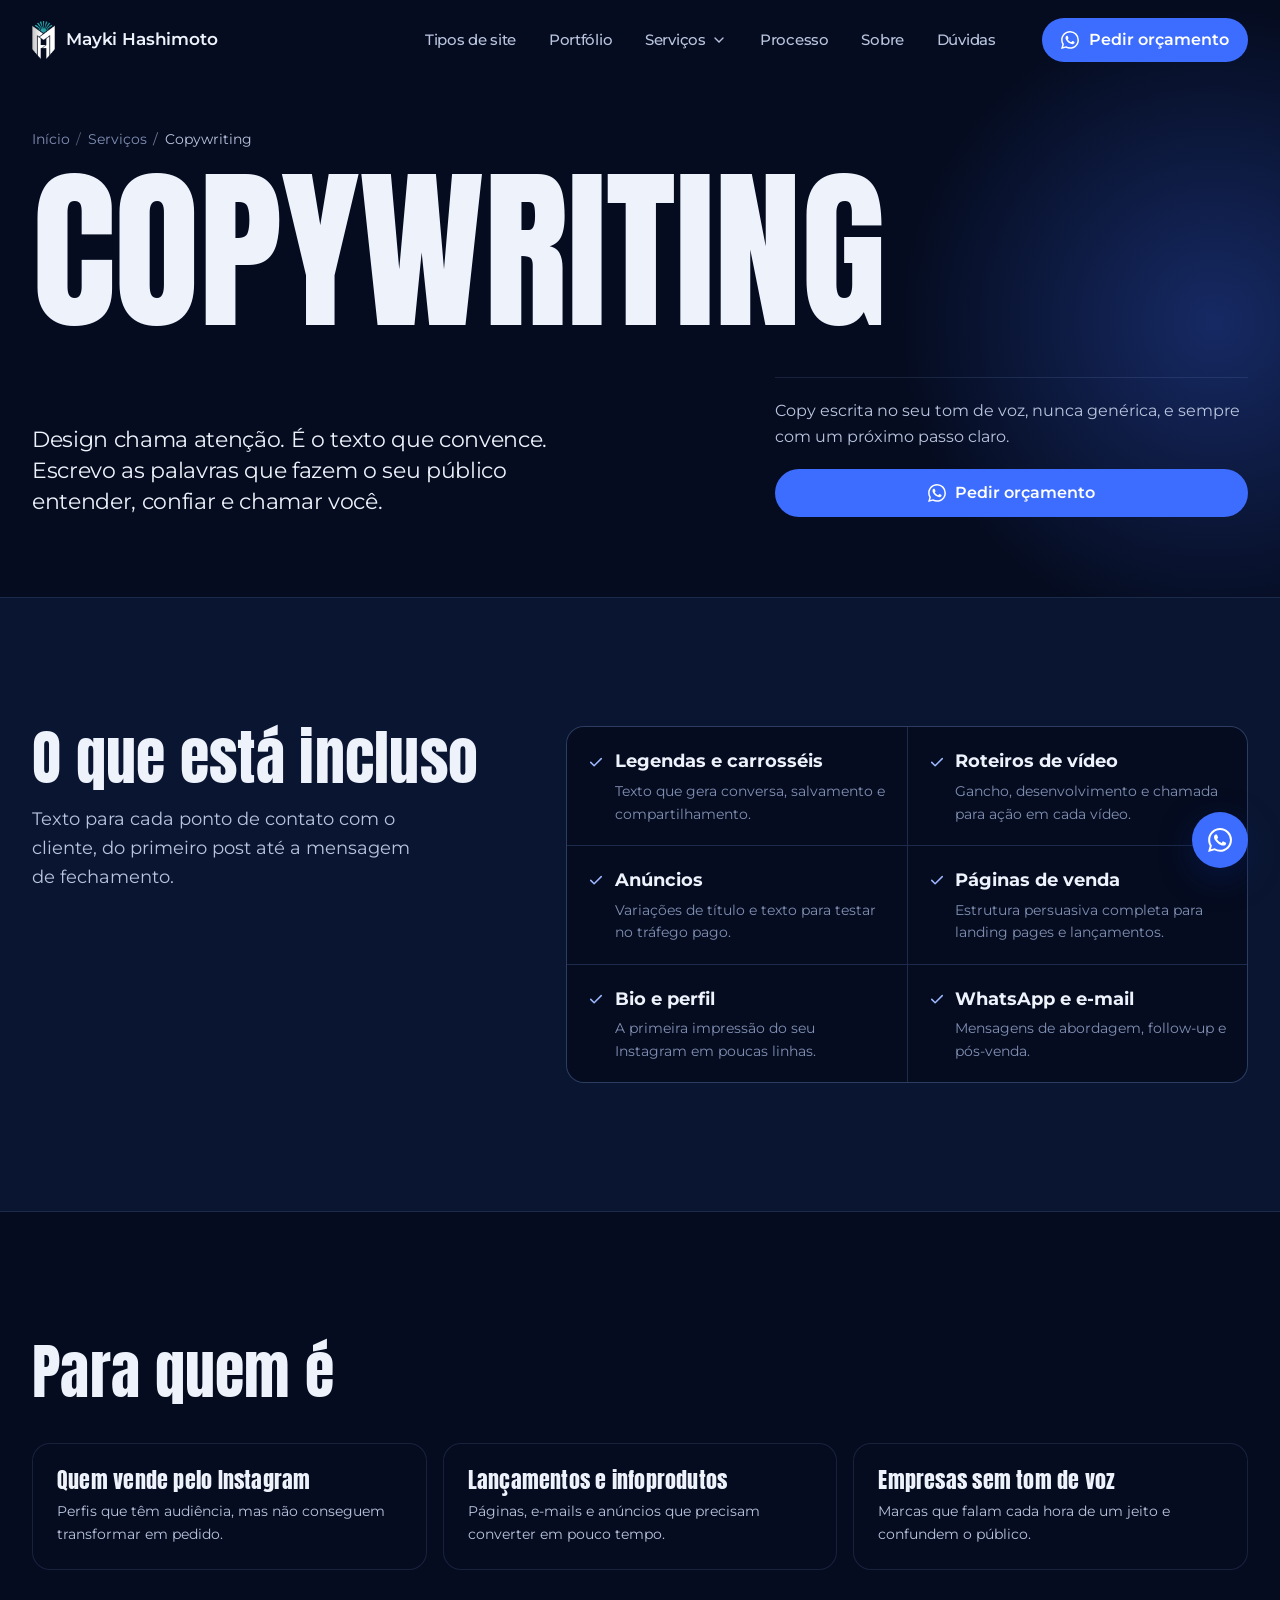
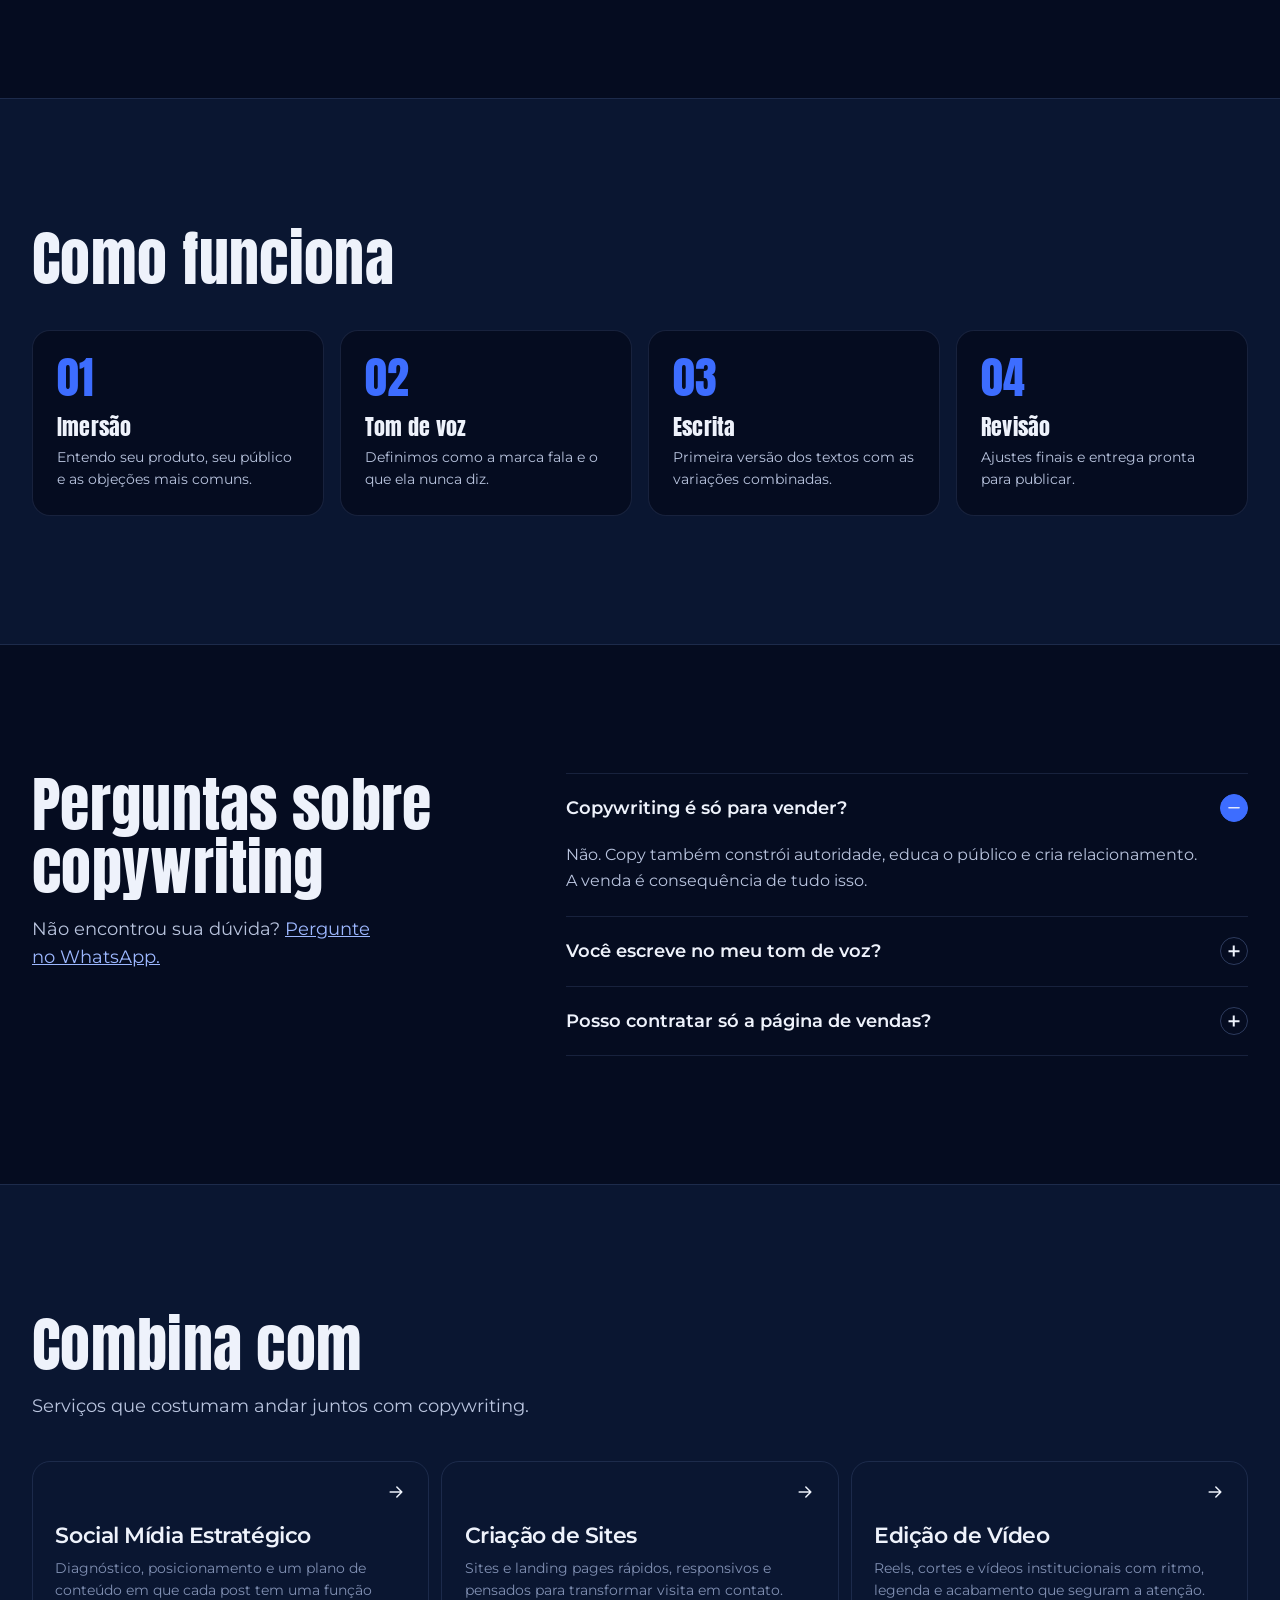
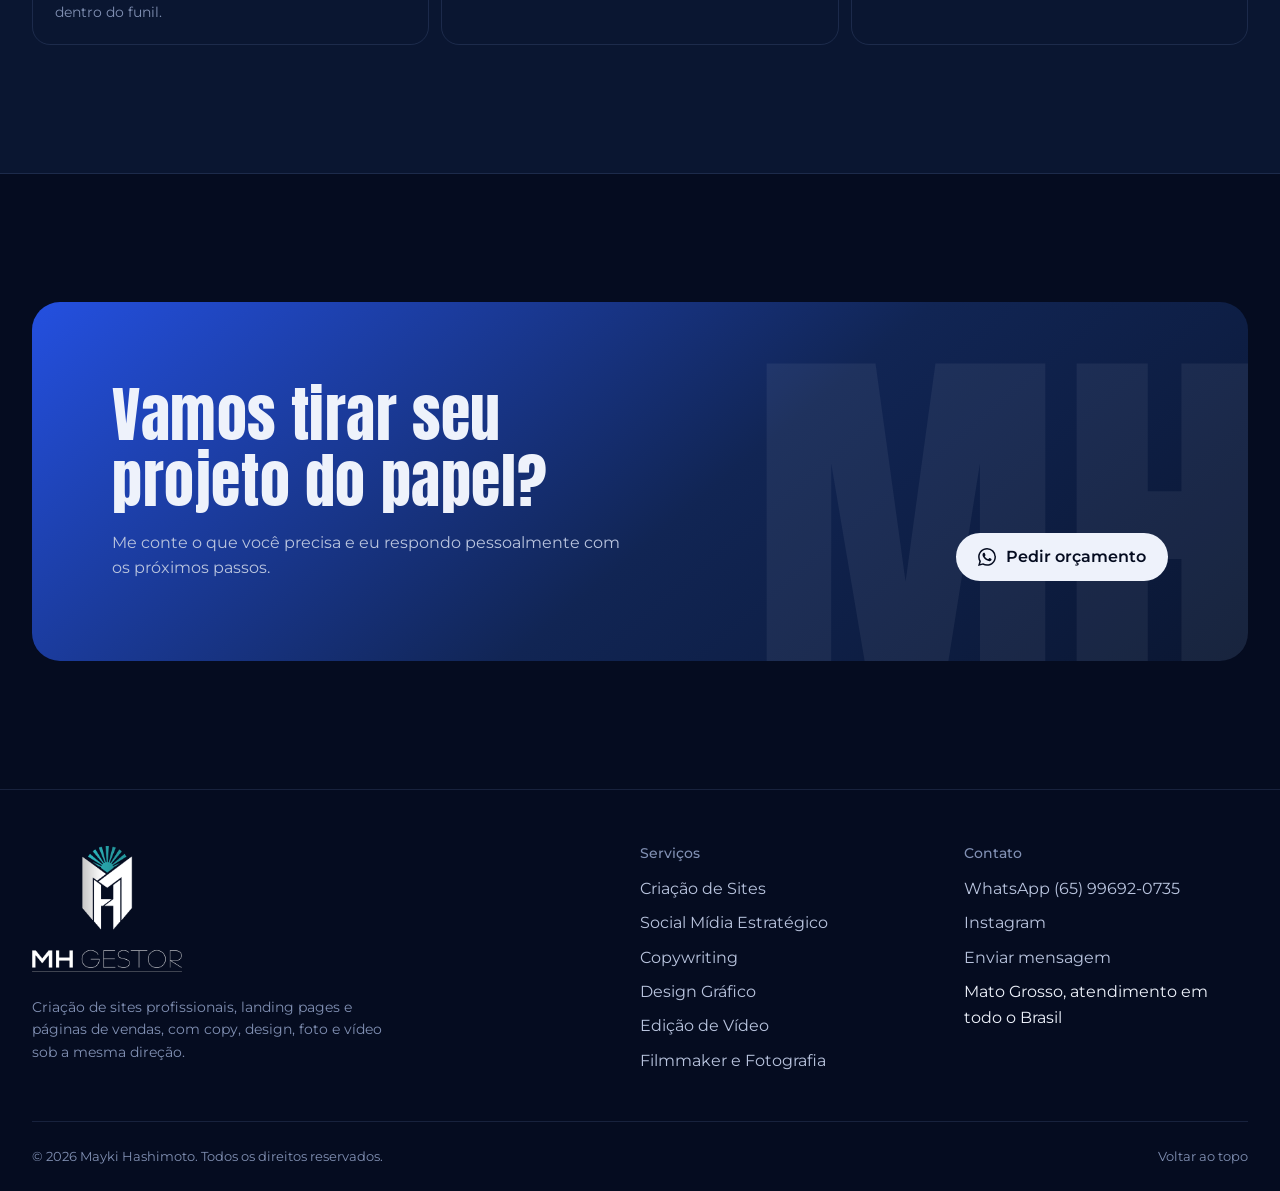
<file: copywriting.html>
<!doctype html>
<html lang="pt-BR">
<head>
<meta charset="utf-8">
<meta name="viewport" content="width=device-width, initial-scale=1, viewport-fit=cover">
<title>Copywriting para Redes Sociais e Vendas | Mayki Hashimoto</title>
<meta name="description" content="Copywriting para legendas, roteiros, anúncios, páginas de vendas e mensagens de WhatsApp. Textos persuasivos que fazem as pessoas agirem.">
<meta name="keywords" content="copywriting, copywriter, texto persuasivo, copy para anúncio, página de vendas">
<meta name="author" content="Mayki Hashimoto">
<meta name="robots" content="index, follow, max-image-preview:large">
<link rel="canonical" href="https://www.maykihashimoto.com.br/copywriting">
<meta name="theme-color" content="#050c20">
<meta name="geo.region" content="BR-MT">

<meta property="og:type" content="website">
<meta property="og:locale" content="pt_BR">
<meta property="og:site_name" content="Mayki Hashimoto">
<meta property="og:title" content="Copywriting para Redes Sociais e Vendas | Mayki Hashimoto">
<meta property="og:description" content="Copywriting para legendas, roteiros, anúncios, páginas de vendas e mensagens de WhatsApp. Textos persuasivos que fazem as pessoas agirem.">
<meta property="og:url" content="https://www.maykihashimoto.com.br/copywriting">
<meta property="og:image" content="https://www.maykihashimoto.com.br/assets/og-image.jpg">
<meta property="og:image:width" content="1200">
<meta property="og:image:height" content="630">
<meta property="og:image:alt" content="Mayki Hashimoto, criação de sites profissionais">
<meta name="twitter:card" content="summary_large_image">
<meta name="twitter:title" content="Copywriting para Redes Sociais e Vendas | Mayki Hashimoto">
<meta name="twitter:description" content="Copywriting para legendas, roteiros, anúncios, páginas de vendas e mensagens de WhatsApp. Textos persuasivos que fazem as pessoas agirem.">
<meta name="twitter:image" content="https://www.maykihashimoto.com.br/assets/og-image.jpg">

<link rel="icon" href="assets/favicon-32.png" sizes="32x32" type="image/png">
<link rel="apple-touch-icon" href="assets/apple-touch-icon.png">
<link rel="manifest" href="site.webmanifest">

<link rel="preconnect" href="https://fonts.googleapis.com">
<link rel="preconnect" href="https://fonts.gstatic.com" crossorigin>
<link rel="stylesheet" href="https://fonts.googleapis.com/css2?family=Anton&family=Montserrat:wght@400;500;600;700&display=swap">
<link rel="stylesheet" href="css/style.css">

<script type="application/ld+json">
{
 "@context": "https://schema.org",
 "@graph": [
  {
   "@type": "Service",
   "@id": "https://www.maykihashimoto.com.br/copywriting#servico",
   "name": "Copywriting",
   "serviceType": "Copywriting",
   "description": "Copywriting para legendas, roteiros, anúncios, páginas de vendas e mensagens de WhatsApp. Textos persuasivos que fazem as pessoas agirem.",
   "url": "https://www.maykihashimoto.com.br/copywriting",
   "provider": {
    "@id": "https://www.maykihashimoto.com.br/#negocio"
   },
   "areaServed": [
    {
     "@type": "State",
     "name": "Mato Grosso"
    },
    {
     "@type": "Country",
     "name": "Brasil"
    }
   ],
   "hasOfferCatalog": {
    "@type": "OfferCatalog",
    "name": "Copywriting",
    "itemListElement": [
     {
      "@type": "Offer",
      "itemOffered": {
       "@type": "Service",
       "name": "Legendas e carrosséis",
       "description": "Texto que gera conversa, salvamento e compartilhamento."
      }
     },
     {
      "@type": "Offer",
      "itemOffered": {
       "@type": "Service",
       "name": "Roteiros de vídeo",
       "description": "Gancho, desenvolvimento e chamada para ação em cada vídeo."
      }
     },
     {
      "@type": "Offer",
      "itemOffered": {
       "@type": "Service",
       "name": "Anúncios",
       "description": "Variações de título e texto para testar no tráfego pago."
      }
     },
     {
      "@type": "Offer",
      "itemOffered": {
       "@type": "Service",
       "name": "Páginas de venda",
       "description": "Estrutura persuasiva completa para landing pages e lançamentos."
      }
     },
     {
      "@type": "Offer",
      "itemOffered": {
       "@type": "Service",
       "name": "Bio e perfil",
       "description": "A primeira impressão do seu Instagram em poucas linhas."
      }
     },
     {
      "@type": "Offer",
      "itemOffered": {
       "@type": "Service",
       "name": "WhatsApp e e-mail",
       "description": "Mensagens de abordagem, follow-up e pós-venda."
      }
     }
    ]
   }
  },
  {
   "@type": "BreadcrumbList",
   "itemListElement": [
    {
     "@type": "ListItem",
     "position": 1,
     "name": "Início",
     "item": "https://www.maykihashimoto.com.br/"
    },
    {
     "@type": "ListItem",
     "position": 2,
     "name": "Serviços",
     "item": "https://www.maykihashimoto.com.br/#servicos"
    },
    {
     "@type": "ListItem",
     "position": 3,
     "name": "Copywriting",
     "item": "https://www.maykihashimoto.com.br/copywriting"
    }
   ]
  },
  {
   "@type": "FAQPage",
   "mainEntity": [
    {
     "@type": "Question",
     "name": "Copywriting é só para vender?",
     "acceptedAnswer": {
      "@type": "Answer",
      "text": "Não. Copy também constrói autoridade, educa o público e cria relacionamento. A venda é consequência de tudo isso."
     }
    },
    {
     "@type": "Question",
     "name": "Você escreve no meu tom de voz?",
     "acceptedAnswer": {
      "@type": "Answer",
      "text": "Sim. Antes de escrever, defino com você como a marca fala, para que os textos soem como você."
     }
    },
    {
     "@type": "Question",
     "name": "Posso contratar só a página de vendas?",
     "acceptedAnswer": {
      "@type": "Answer",
      "text": "Pode. Os serviços podem ser contratados separadamente ou em conjunto com o social mídia."
     }
    }
   ]
  },
  {
   "@type": "ProfessionalService",
   "@id": "https://www.maykihashimoto.com.br/#negocio",
   "name": "Mayki Hashimoto",
   "description": "Criação de sites profissionais, landing pages e páginas de vendas, com copy, design, foto e vídeo feitos pela mesma equipe.",
   "url": "https://www.maykihashimoto.com.br/",
   "image": "https://www.maykihashimoto.com.br/assets/og-image.jpg",
   "logo": "https://www.maykihashimoto.com.br/assets/apple-touch-icon.png",
   "telephone": "+55 65 99692-0735",
   "priceRange": "$$",
   "address": {
    "@type": "PostalAddress",
    "addressRegion": "MT",
    "addressCountry": "BR"
   },
   "areaServed": [
    {
     "@type": "State",
     "name": "Mato Grosso"
    },
    {
     "@type": "Country",
     "name": "Brasil"
    }
   ],
   "founder": {
    "@id": "https://www.maykihashimoto.com.br/#mayki"
   },
   "contactPoint": {
    "@type": "ContactPoint",
    "telephone": "+55 65 99692-0735",
    "contactType": "customer service",
    "availableLanguage": "Portuguese"
   },
   "hasOfferCatalog": {
    "@type": "OfferCatalog",
    "name": "Serviços",
    "itemListElement": [
     {
      "@type": "Offer",
      "itemOffered": {
       "@type": "Service",
       "name": "Social Mídia Estratégico",
       "url": "https://www.maykihashimoto.com.br/social-media"
      }
     },
     {
      "@type": "Offer",
      "itemOffered": {
       "@type": "Service",
       "name": "Criação de Sites",
       "url": "https://www.maykihashimoto.com.br/criacao-de-sites"
      }
     },
     {
      "@type": "Offer",
      "itemOffered": {
       "@type": "Service",
       "name": "Edição de Vídeo",
       "url": "https://www.maykihashimoto.com.br/edicao-de-video"
      }
     },
     {
      "@type": "Offer",
      "itemOffered": {
       "@type": "Service",
       "name": "Copywriting",
       "url": "https://www.maykihashimoto.com.br/copywriting"
      }
     },
     {
      "@type": "Offer",
      "itemOffered": {
       "@type": "Service",
       "name": "Design Gráfico",
       "url": "https://www.maykihashimoto.com.br/design-grafico"
      }
     },
     {
      "@type": "Offer",
      "itemOffered": {
       "@type": "Service",
       "name": "Filmmaker e Fotografia",
       "url": "https://www.maykihashimoto.com.br/filmmaker-fotografia"
      }
     }
    ]
   }
  }
 ]
}
</script>
</head>
<body>
<a class="skip-link" href="#conteudo">Pular para o conteúdo</a>
<header class="site-header" data-header>
  <div class="container header-inner">
    <a class="brand" href="index.html" aria-label="Mayki Hashimoto, página inicial">
      <img class="brand-mark" src="assets/img/logo-simbolo.png" alt="" width="72" height="120">
      <span class="brand-name">Mayki Hashimoto</span>
    </a>
    <button class="menu-toggle" type="button" aria-expanded="false" aria-controls="menu" data-menu-toggle>
      <span class="sr-only">Abrir menu</span><span class="menu-icon" aria-hidden="true"></span>
    </button>
    <nav class="site-nav" id="menu" aria-label="Principal" data-menu>
      <ul class="nav-list">
        <li><a href="index.html#sites">Tipos de site</a></li>
        <li><a href="index.html#portfolio">Portfólio</a></li>
        <li class="has-sub">
          <button class="nav-sub-toggle" type="button" aria-expanded="false" data-sub-toggle>Serviços <svg viewBox="0 0 24 24" fill="none" stroke="currentColor" stroke-width="2" stroke-linecap="round" aria-hidden="true"><path d="m6 9 6 6 6-6"/></svg></button>
          <ul class="nav-sub">
          <li><a href="criacao-de-sites.html">Criação de Sites</a></li>
          <li><a href="social-media.html">Social Mídia Estratégico</a></li>
          <li><a href="copywriting.html" aria-current="page">Copywriting</a></li>
          <li><a href="design-grafico.html">Design Gráfico</a></li>
          <li><a href="edicao-de-video.html">Edição de Vídeo</a></li>
          <li><a href="filmmaker-fotografia.html">Filmmaker e Fotografia</a></li>
          </ul>
        </li>
        <li><a href="index.html#processo">Processo</a></li>
        <li><a href="index.html#sobre">Sobre</a></li>
        <li><a href="index.html#duvidas">Dúvidas</a></li>
      </ul>
      <a class="btn btn--primary nav-cta" href="https://wa.me/5565996920735?text=Ol%C3%A1%2C%20Mayki!%20Vim%20pelo%20site%20e%20quero%20um%20or%C3%A7amento%20de%20site." target="_blank" rel="noopener"><svg class="ico-wa" viewBox="0 0 24 24" fill="currentColor" aria-hidden="true"><path d="M17.472 14.382c-.297-.149-1.758-.867-2.03-.967-.273-.099-.471-.148-.67.15-.197.297-.767.966-.94 1.164-.173.199-.347.223-.644.075-.297-.15-1.255-.463-2.39-1.475-.883-.788-1.48-1.761-1.653-2.059-.173-.297-.018-.458.13-.606.134-.133.298-.347.446-.52.149-.174.198-.298.298-.497.099-.198.05-.371-.025-.52-.075-.149-.669-1.612-.916-2.207-.242-.579-.487-.5-.669-.51-.173-.008-.371-.01-.57-.01-.198 0-.52.074-.792.372-.272.297-1.04 1.016-1.04 2.479 0 1.462 1.065 2.875 1.213 3.074.149.198 2.096 3.2 5.077 4.487.709.306 1.262.489 1.694.625.712.227 1.36.195 1.871.118.571-.085 1.758-.719 2.006-1.413.248-.694.248-1.289.173-1.413-.074-.124-.272-.198-.57-.347m-5.421 7.403h-.004a9.87 9.87 0 0 1-5.031-1.378l-.361-.214-3.741.982.998-3.648-.235-.374a9.86 9.86 0 0 1-1.51-5.26c.001-5.45 4.436-9.884 9.888-9.884 2.64 0 5.122 1.03 6.988 2.898a9.825 9.825 0 0 1 2.893 6.994c-.003 5.45-4.437 9.884-9.885 9.884m8.413-18.297A11.815 11.815 0 0 0 12.05 0C5.495 0 .16 5.335.157 11.892c0 2.096.547 4.142 1.588 5.945L.057 24l6.305-1.654a11.882 11.882 0 0 0 5.683 1.448h.005c6.554 0 11.89-5.335 11.893-11.893a11.821 11.821 0 0 0-3.48-8.413Z"/></svg> Pedir orçamento</a>
    </nav>
  </div>
</header>
<main id="conteudo">

<section class="page-hero" aria-labelledby="page-title">
  <div class="container">
    <nav class="breadcrumb" aria-label="Você está em">
      <ol><li><a href="index.html">Início</a></li><li><a href="index.html#servicos">Serviços</a></li><li aria-current="page">Copywriting</li></ol>
    </nav>
    <h1 class="page-title" id="page-title">Copywriting</h1>
    <div class="page-hero-grid">
      <p class="page-lead">Design chama atenção. É o texto que convence. Escrevo as palavras que fazem o seu público entender, confiar e chamar você.</p>
      <div class="page-hero-aside">
        <p>Copy escrita no seu tom de voz, nunca genérica, e sempre com um próximo passo claro.</p>
        <a class="btn btn--primary" href="https://wa.me/5565996920735?text=Ol%C3%A1%2C%20Mayki%21%20Vim%20pelo%20site%20e%20quero%20um%20or%C3%A7amento%20de%20Copywriting." target="_blank" rel="noopener"><svg class="ico-wa" viewBox="0 0 24 24" fill="currentColor" aria-hidden="true"><path d="M17.472 14.382c-.297-.149-1.758-.867-2.03-.967-.273-.099-.471-.148-.67.15-.197.297-.767.966-.94 1.164-.173.199-.347.223-.644.075-.297-.15-1.255-.463-2.39-1.475-.883-.788-1.48-1.761-1.653-2.059-.173-.297-.018-.458.13-.606.134-.133.298-.347.446-.52.149-.174.198-.298.298-.497.099-.198.05-.371-.025-.52-.075-.149-.669-1.612-.916-2.207-.242-.579-.487-.5-.669-.51-.173-.008-.371-.01-.57-.01-.198 0-.52.074-.792.372-.272.297-1.04 1.016-1.04 2.479 0 1.462 1.065 2.875 1.213 3.074.149.198 2.096 3.2 5.077 4.487.709.306 1.262.489 1.694.625.712.227 1.36.195 1.871.118.571-.085 1.758-.719 2.006-1.413.248-.694.248-1.289.173-1.413-.074-.124-.272-.198-.57-.347m-5.421 7.403h-.004a9.87 9.87 0 0 1-5.031-1.378l-.361-.214-3.741.982.998-3.648-.235-.374a9.86 9.86 0 0 1-1.51-5.26c.001-5.45 4.436-9.884 9.888-9.884 2.64 0 5.122 1.03 6.988 2.898a9.825 9.825 0 0 1 2.893 6.994c-.003 5.45-4.437 9.884-9.885 9.884m8.413-18.297A11.815 11.815 0 0 0 12.05 0C5.495 0 .16 5.335.157 11.892c0 2.096.547 4.142 1.588 5.945L.057 24l6.305-1.654a11.882 11.882 0 0 0 5.683 1.448h.005c6.554 0 11.89-5.335 11.893-11.893a11.821 11.821 0 0 0-3.48-8.413Z"/></svg> Pedir orçamento</a>
      </div>
    </div>
  </div>
</section>

<section class="section section--alt" aria-labelledby="inclui-title">
  <div class="container split">
    <div>
      <h2 class="section-title" id="inclui-title">O que está incluso</h2>
      <p class="section-lead">Texto para cada ponto de contato com o cliente, do primeiro post até a mensagem de fechamento.</p>
    </div>
      <ul class="deliverables">
        <li><strong><svg viewBox="0 0 24 24" fill="none" stroke="currentColor" stroke-width="2" stroke-linecap="round" stroke-linejoin="round" aria-hidden="true"><path d="m5 12.5 4.5 4.5L19 7.5"/></svg>Legendas e carrosséis</strong><span>Texto que gera conversa, salvamento e compartilhamento.</span></li>
        <li><strong><svg viewBox="0 0 24 24" fill="none" stroke="currentColor" stroke-width="2" stroke-linecap="round" stroke-linejoin="round" aria-hidden="true"><path d="m5 12.5 4.5 4.5L19 7.5"/></svg>Roteiros de vídeo</strong><span>Gancho, desenvolvimento e chamada para ação em cada vídeo.</span></li>
        <li><strong><svg viewBox="0 0 24 24" fill="none" stroke="currentColor" stroke-width="2" stroke-linecap="round" stroke-linejoin="round" aria-hidden="true"><path d="m5 12.5 4.5 4.5L19 7.5"/></svg>Anúncios</strong><span>Variações de título e texto para testar no tráfego pago.</span></li>
        <li><strong><svg viewBox="0 0 24 24" fill="none" stroke="currentColor" stroke-width="2" stroke-linecap="round" stroke-linejoin="round" aria-hidden="true"><path d="m5 12.5 4.5 4.5L19 7.5"/></svg>Páginas de venda</strong><span>Estrutura persuasiva completa para landing pages e lançamentos.</span></li>
        <li><strong><svg viewBox="0 0 24 24" fill="none" stroke="currentColor" stroke-width="2" stroke-linecap="round" stroke-linejoin="round" aria-hidden="true"><path d="m5 12.5 4.5 4.5L19 7.5"/></svg>Bio e perfil</strong><span>A primeira impressão do seu Instagram em poucas linhas.</span></li>
        <li><strong><svg viewBox="0 0 24 24" fill="none" stroke="currentColor" stroke-width="2" stroke-linecap="round" stroke-linejoin="round" aria-hidden="true"><path d="m5 12.5 4.5 4.5L19 7.5"/></svg>WhatsApp e e-mail</strong><span>Mensagens de abordagem, follow-up e pós-venda.</span></li>
      </ul>
  </div>
</section>

<section class="section" aria-labelledby="publico-title">
  <div class="container">
    <div class="section-head">
      <h2 class="section-title" id="publico-title">Para quem é</h2>
    </div>
      <div class="audience">
        <article><h3>Quem vende pelo Instagram</h3><p>Perfis que têm audiência, mas não conseguem transformar em pedido.</p></article>
        <article><h3>Lançamentos e infoprodutos</h3><p>Páginas, e-mails e anúncios que precisam converter em pouco tempo.</p></article>
        <article><h3>Empresas sem tom de voz</h3><p>Marcas que falam cada hora de um jeito e confundem o público.</p></article>
      </div>
  </div>
</section>

<section class="section section--alt" aria-labelledby="etapas-title">
  <div class="container">
    <div class="section-head">
      <h2 class="section-title" id="etapas-title">Como funciona</h2>
    </div>
      <ol class="steps">
        <li class="step"><h3>Imersão</h3><p>Entendo seu produto, seu público e as objeções mais comuns.</p></li>
        <li class="step"><h3>Tom de voz</h3><p>Definimos como a marca fala e o que ela nunca diz.</p></li>
        <li class="step"><h3>Escrita</h3><p>Primeira versão dos textos com as variações combinadas.</p></li>
        <li class="step"><h3>Revisão</h3><p>Ajustes finais e entrega pronta para publicar.</p></li>
      </ol>
  </div>
</section>

<section class="section" aria-labelledby="faq-title">
  <div class="container faq-layout">
    <div>
      <h2 class="section-title" id="faq-title">Perguntas sobre copywriting</h2>
      <p class="section-lead">Não encontrou sua dúvida? <a href="https://wa.me/5565996920735?text=Ol%C3%A1%2C%20Mayki%21%20Vim%20pelo%20site%20e%20quero%20um%20or%C3%A7amento%20de%20Copywriting." target="_blank" rel="noopener" style="color:var(--accent-soft);text-decoration:underline">Pergunte no WhatsApp.</a></p>
    </div>
      <div class="faq">
        <details open>
          <summary>Copywriting é só para vender?<span class="plus" aria-hidden="true"></span></summary>
          <p class="answer">Não. Copy também constrói autoridade, educa o público e cria relacionamento. A venda é consequência de tudo isso.</p>
        </details>
        <details>
          <summary>Você escreve no meu tom de voz?<span class="plus" aria-hidden="true"></span></summary>
          <p class="answer">Sim. Antes de escrever, defino com você como a marca fala, para que os textos soem como você.</p>
        </details>
        <details>
          <summary>Posso contratar só a página de vendas?<span class="plus" aria-hidden="true"></span></summary>
          <p class="answer">Pode. Os serviços podem ser contratados separadamente ou em conjunto com o social mídia.</p>
        </details>
      </div>
  </div>
</section>

<section class="section section--alt" aria-labelledby="combina-title">
  <div class="container">
    <div class="section-head">
      <h2 class="section-title" id="combina-title">Combina com</h2>
      <p class="section-lead">Serviços que costumam andar juntos com copywriting.</p>
    </div>
      <div class="related">
        <a href="social-media.html"><svg viewBox="0 0 24 24" fill="none" stroke="currentColor" stroke-width="1.8" stroke-linecap="round" stroke-linejoin="round" aria-hidden="true"><path d="M5 12h14M13 6l6 6-6 6"/></svg><span>Social Mídia Estratégico<small>Diagnóstico, posicionamento e um plano de conteúdo em que cada post tem uma função dentro do funil.</small></span></a>
        <a href="criacao-de-sites.html"><svg viewBox="0 0 24 24" fill="none" stroke="currentColor" stroke-width="1.8" stroke-linecap="round" stroke-linejoin="round" aria-hidden="true"><path d="M5 12h14M13 6l6 6-6 6"/></svg><span>Criação de Sites<small>Sites e landing pages rápidos, responsivos e pensados para transformar visita em contato.</small></span></a>
        <a href="edicao-de-video.html"><svg viewBox="0 0 24 24" fill="none" stroke="currentColor" stroke-width="1.8" stroke-linecap="round" stroke-linejoin="round" aria-hidden="true"><path d="M5 12h14M13 6l6 6-6 6"/></svg><span>Edição de Vídeo<small>Reels, cortes e vídeos institucionais com ritmo, legenda e acabamento que seguram a atenção.</small></span></a>
      </div>
  </div>
</section>

</main>
<section class="cta-band" aria-labelledby="cta-title">
  <div class="container">
    <div class="cta-box">
      <div>
        <h2 id="cta-title">Vamos tirar seu projeto do papel?</h2>
        <p>Me conte o que você precisa e eu respondo pessoalmente com os próximos passos.</p>
      </div>
      <a class="btn btn--light" href="https://wa.me/5565996920735?text=Ol%C3%A1%2C%20Mayki%21%20Vim%20pelo%20site%20e%20quero%20um%20or%C3%A7amento%20de%20Copywriting." target="_blank" rel="noopener"><svg class="ico-wa" viewBox="0 0 24 24" fill="currentColor" aria-hidden="true"><path d="M17.472 14.382c-.297-.149-1.758-.867-2.03-.967-.273-.099-.471-.148-.67.15-.197.297-.767.966-.94 1.164-.173.199-.347.223-.644.075-.297-.15-1.255-.463-2.39-1.475-.883-.788-1.48-1.761-1.653-2.059-.173-.297-.018-.458.13-.606.134-.133.298-.347.446-.52.149-.174.198-.298.298-.497.099-.198.05-.371-.025-.52-.075-.149-.669-1.612-.916-2.207-.242-.579-.487-.5-.669-.51-.173-.008-.371-.01-.57-.01-.198 0-.52.074-.792.372-.272.297-1.04 1.016-1.04 2.479 0 1.462 1.065 2.875 1.213 3.074.149.198 2.096 3.2 5.077 4.487.709.306 1.262.489 1.694.625.712.227 1.36.195 1.871.118.571-.085 1.758-.719 2.006-1.413.248-.694.248-1.289.173-1.413-.074-.124-.272-.198-.57-.347m-5.421 7.403h-.004a9.87 9.87 0 0 1-5.031-1.378l-.361-.214-3.741.982.998-3.648-.235-.374a9.86 9.86 0 0 1-1.51-5.26c.001-5.45 4.436-9.884 9.888-9.884 2.64 0 5.122 1.03 6.988 2.898a9.825 9.825 0 0 1 2.893 6.994c-.003 5.45-4.437 9.884-9.885 9.884m8.413-18.297A11.815 11.815 0 0 0 12.05 0C5.495 0 .16 5.335.157 11.892c0 2.096.547 4.142 1.588 5.945L.057 24l6.305-1.654a11.882 11.882 0 0 0 5.683 1.448h.005c6.554 0 11.89-5.335 11.893-11.893a11.821 11.821 0 0 0-3.48-8.413Z"/></svg> Pedir orçamento</a>
    </div>
  </div>
</section>
<footer class="site-footer">
  <div class="container footer-grid">
    <div class="footer-brand">
      <a class="footer-logo" href="index.html" aria-label="Mayki Hashimoto, página inicial"><img src="assets/img/logo-mh-gestor.png" alt="MH Gestor, Mayki Hashimoto" width="440" height="371" loading="lazy" decoding="async"></a>
      <p>Criação de sites profissionais, landing pages e páginas de vendas, com copy, design, foto e vídeo sob a mesma direção.</p>
    </div>
    <nav aria-label="Serviços">
      <h2 class="footer-title">Serviços</h2>
      <ul class="footer-links">
        <li><a href="criacao-de-sites.html">Criação de Sites</a></li>
        <li><a href="social-media.html">Social Mídia Estratégico</a></li>
        <li><a href="copywriting.html">Copywriting</a></li>
        <li><a href="design-grafico.html">Design Gráfico</a></li>
        <li><a href="edicao-de-video.html">Edição de Vídeo</a></li>
        <li><a href="filmmaker-fotografia.html">Filmmaker e Fotografia</a></li>
      </ul>
    </nav>
    <div>
      <h2 class="footer-title">Contato</h2>
      <ul class="footer-links">
        <li><a href="https://wa.me/5565996920735?text=Ol%C3%A1%2C%20Mayki%21" target="_blank" rel="noopener">WhatsApp (65) 99692-0735</a></li>
        <li><a href="https://www.instagram.com/" data-instagram target="_blank" rel="noopener">Instagram</a></li>
        <li><a href="index.html#contato">Enviar mensagem</a></li>
        <li>Mato Grosso, atendimento em todo o Brasil</li>
      </ul>
    </div>
  </div>
  <div class="container footer-bottom">
    <p>© <span data-year>2026</span> Mayki Hashimoto. Todos os direitos reservados.</p>
    <a href="#conteudo">Voltar ao topo</a>
  </div>
</footer>
<a class="wa-float" href="https://wa.me/5565996920735?text=Ol%C3%A1%2C%20Mayki%21%20Vim%20pelo%20site." target="_blank" rel="noopener" aria-label="Conversar no WhatsApp"><svg class="ico-wa" viewBox="0 0 24 24" fill="currentColor" aria-hidden="true"><path d="M17.472 14.382c-.297-.149-1.758-.867-2.03-.967-.273-.099-.471-.148-.67.15-.197.297-.767.966-.94 1.164-.173.199-.347.223-.644.075-.297-.15-1.255-.463-2.39-1.475-.883-.788-1.48-1.761-1.653-2.059-.173-.297-.018-.458.13-.606.134-.133.298-.347.446-.52.149-.174.198-.298.298-.497.099-.198.05-.371-.025-.52-.075-.149-.669-1.612-.916-2.207-.242-.579-.487-.5-.669-.51-.173-.008-.371-.01-.57-.01-.198 0-.52.074-.792.372-.272.297-1.04 1.016-1.04 2.479 0 1.462 1.065 2.875 1.213 3.074.149.198 2.096 3.2 5.077 4.487.709.306 1.262.489 1.694.625.712.227 1.36.195 1.871.118.571-.085 1.758-.719 2.006-1.413.248-.694.248-1.289.173-1.413-.074-.124-.272-.198-.57-.347m-5.421 7.403h-.004a9.87 9.87 0 0 1-5.031-1.378l-.361-.214-3.741.982.998-3.648-.235-.374a9.86 9.86 0 0 1-1.51-5.26c.001-5.45 4.436-9.884 9.888-9.884 2.64 0 5.122 1.03 6.988 2.898a9.825 9.825 0 0 1 2.893 6.994c-.003 5.45-4.437 9.884-9.885 9.884m8.413-18.297A11.815 11.815 0 0 0 12.05 0C5.495 0 .16 5.335.157 11.892c0 2.096.547 4.142 1.588 5.945L.057 24l6.305-1.654a11.882 11.882 0 0 0 5.683 1.448h.005c6.554 0 11.89-5.335 11.893-11.893a11.821 11.821 0 0 0-3.48-8.413Z"/></svg></a>
<script src="js/main.js" defer></script>
</body>
</html>
</file>
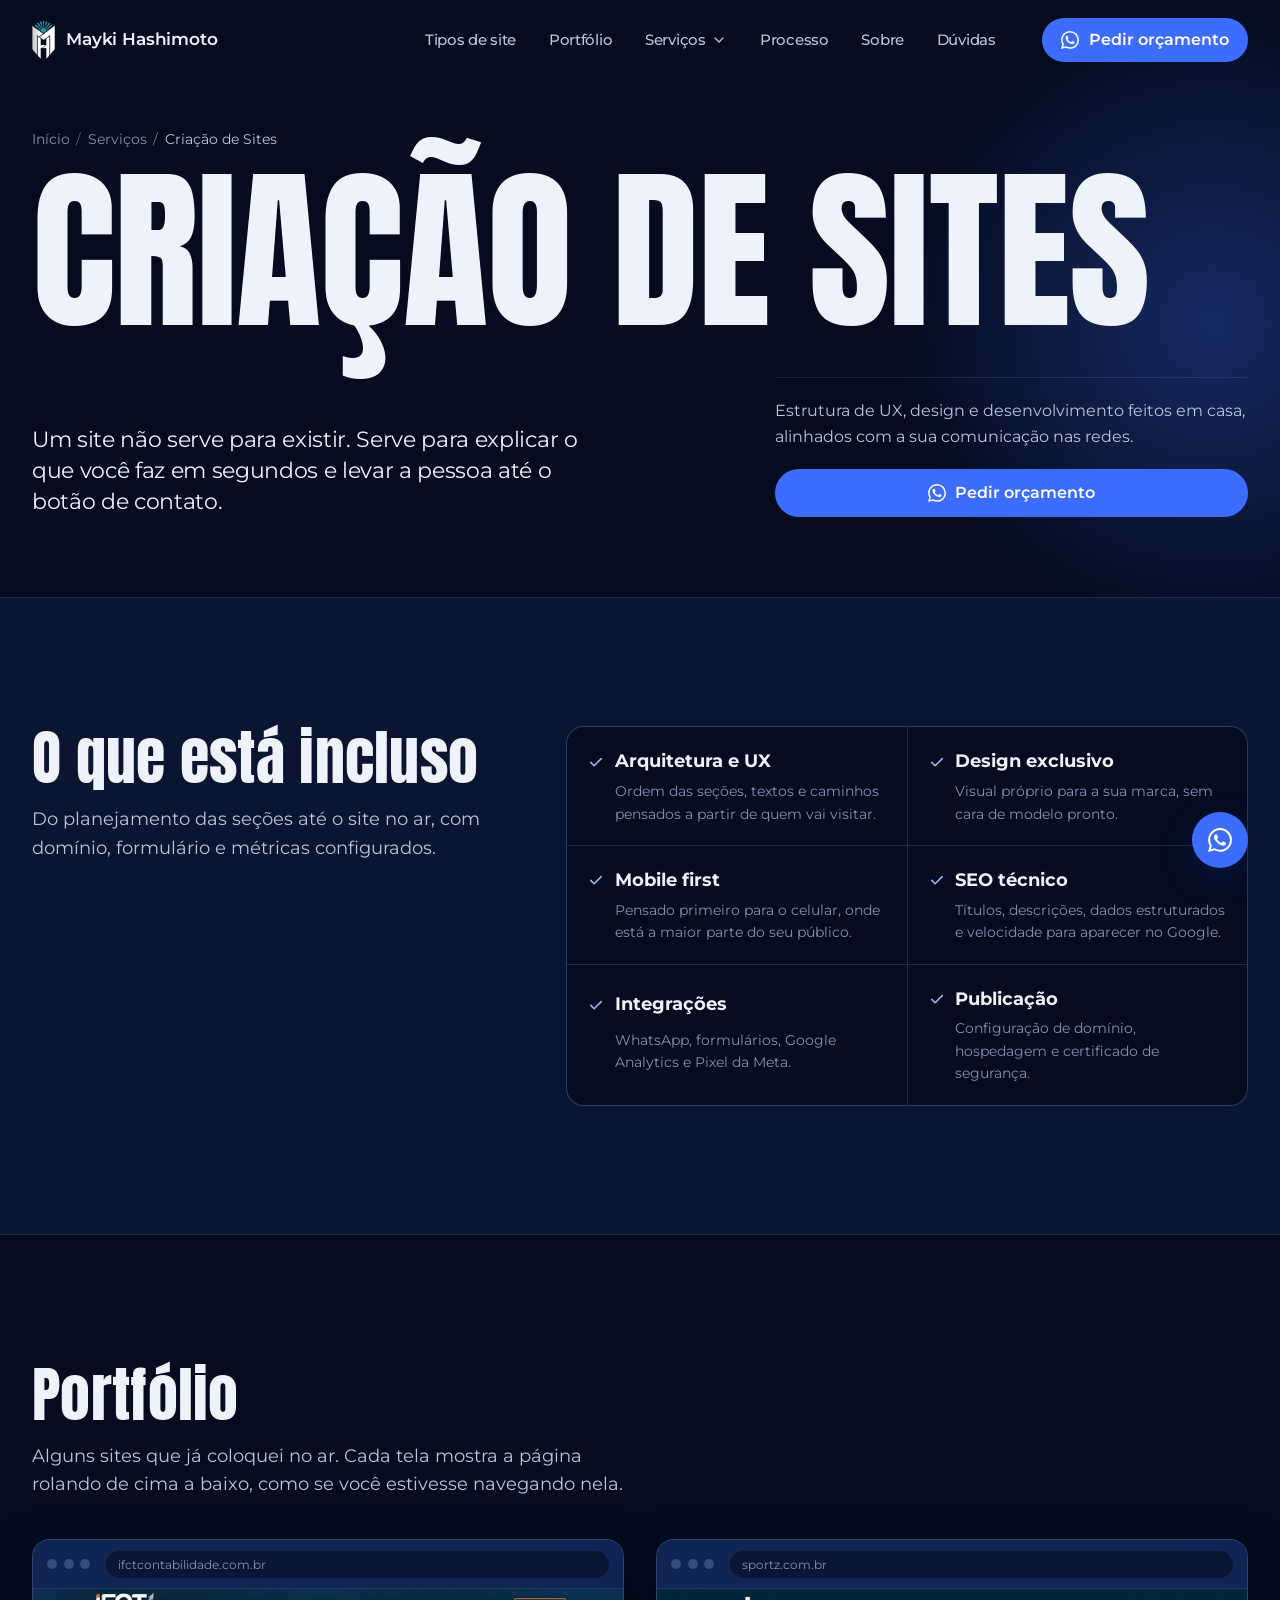
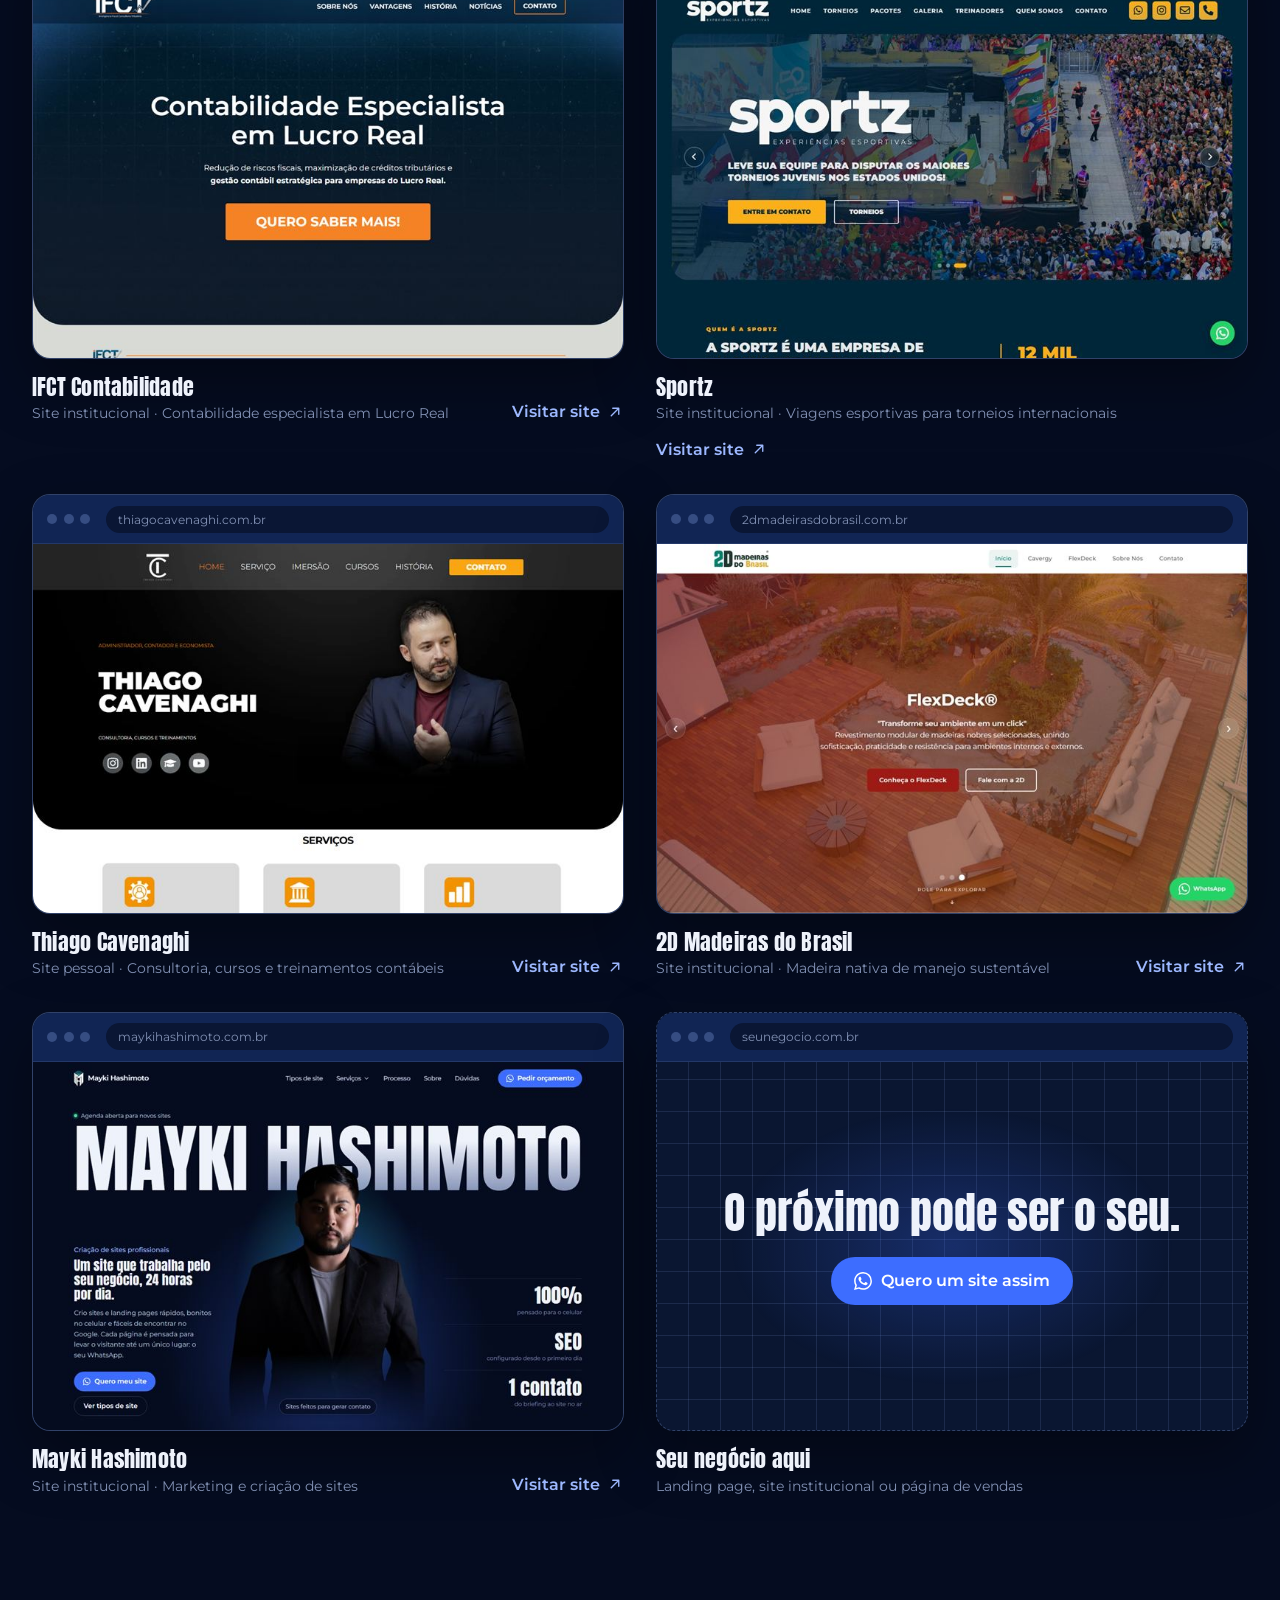
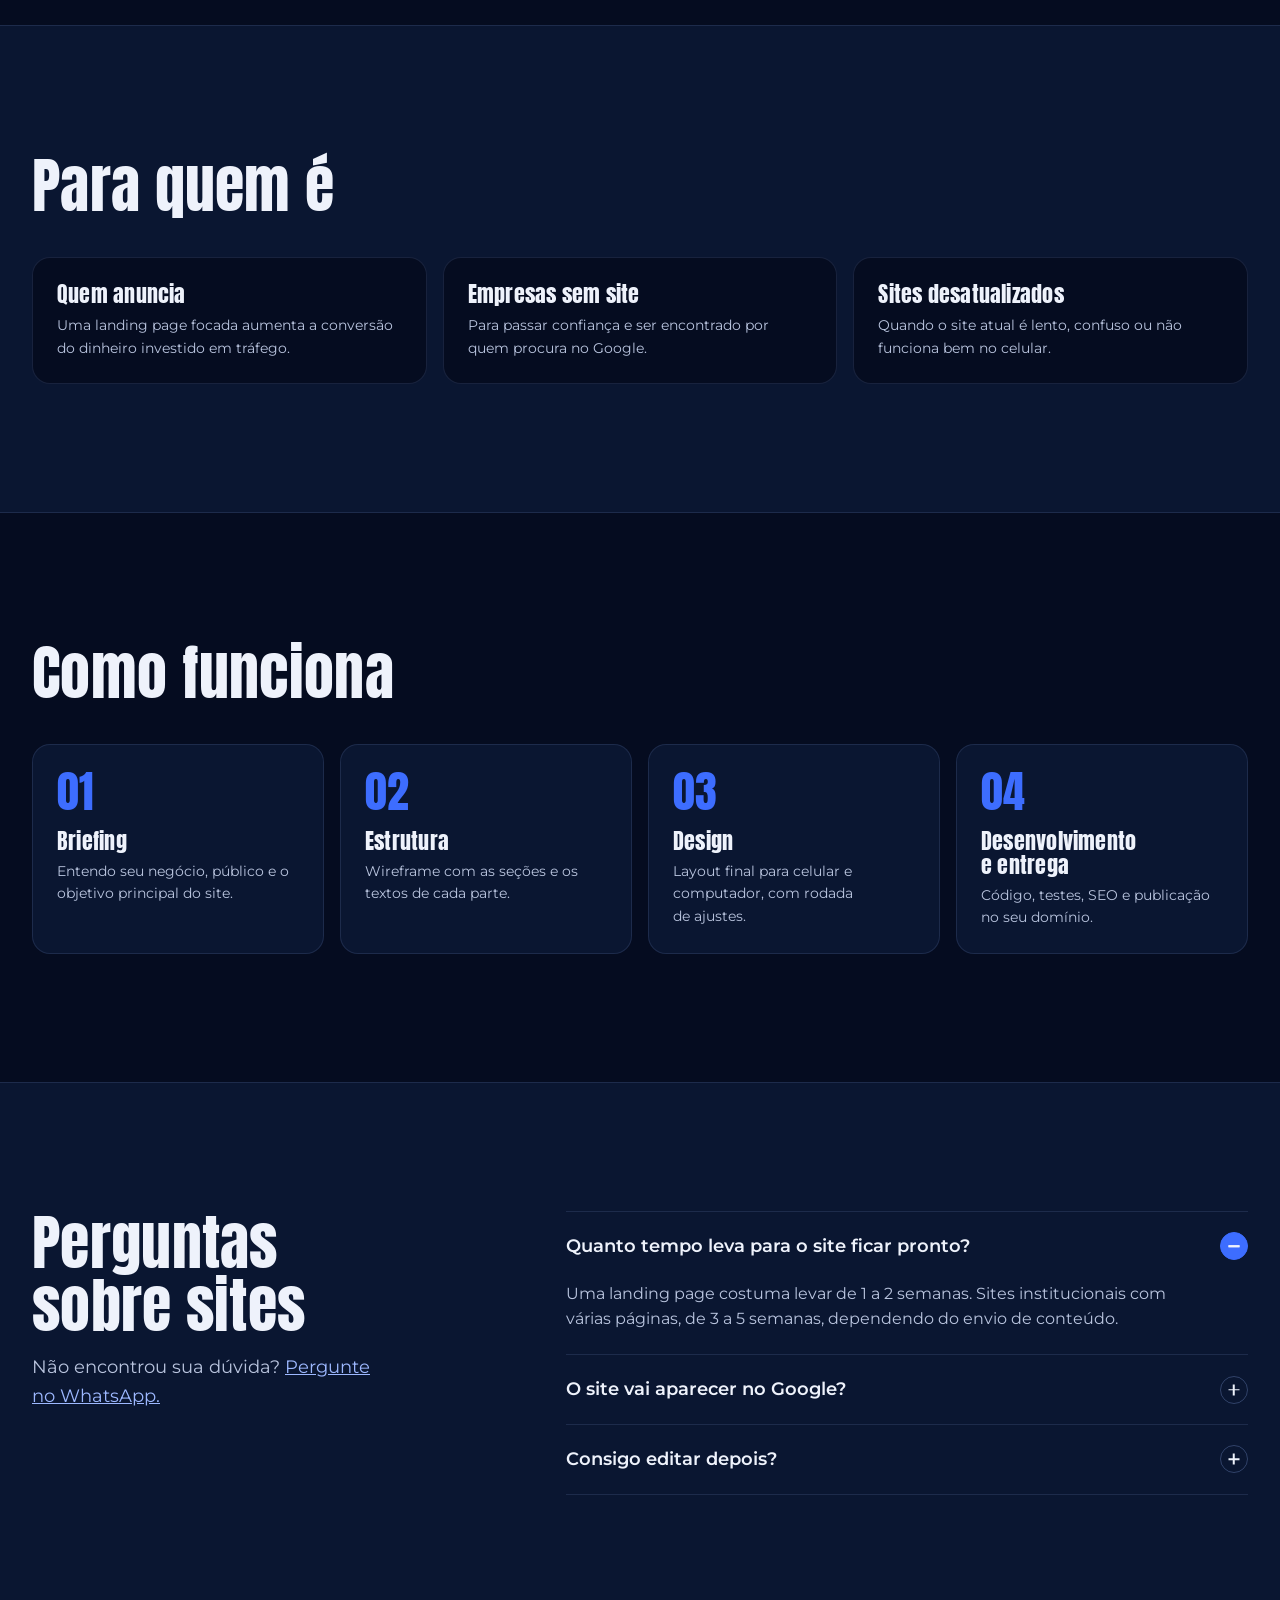
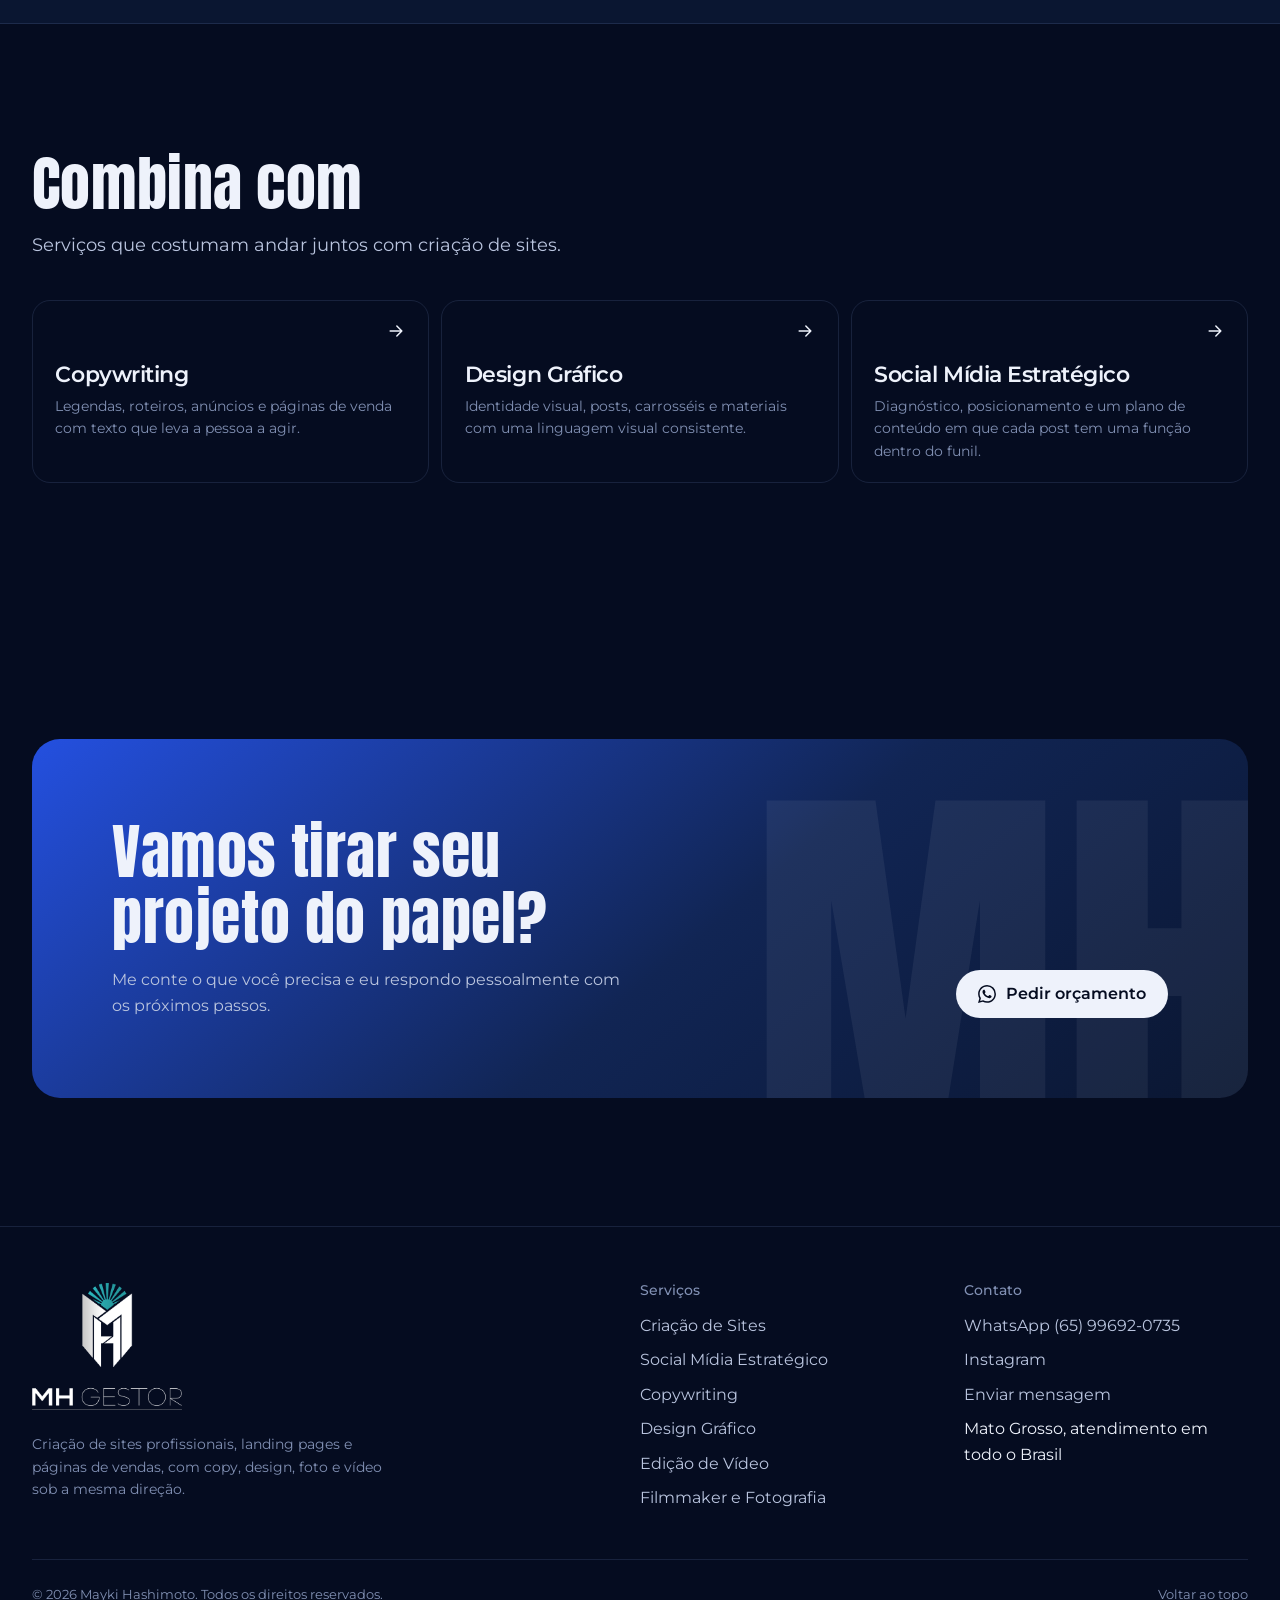
<file: criacao-de-sites.html>
<!doctype html>
<html lang="pt-BR">
<head>
<meta charset="utf-8">
<meta name="viewport" content="width=device-width, initial-scale=1, viewport-fit=cover">
<title>Criação de Sites e Landing Pages | Mayki Hashimoto</title>
<meta name="description" content="Criação de sites profissionais, landing pages e páginas de vendas rápidas, responsivas e otimizadas para o Google (SEO). Sites feitos para converter.">
<meta name="keywords" content="criação de sites, landing page, site profissional, desenvolvimento web, SEO">
<meta name="author" content="Mayki Hashimoto">
<meta name="robots" content="index, follow, max-image-preview:large">
<link rel="canonical" href="https://www.maykihashimoto.com.br/criacao-de-sites">
<meta name="theme-color" content="#050c20">
<meta name="geo.region" content="BR-MT">

<meta property="og:type" content="website">
<meta property="og:locale" content="pt_BR">
<meta property="og:site_name" content="Mayki Hashimoto">
<meta property="og:title" content="Criação de Sites e Landing Pages | Mayki Hashimoto">
<meta property="og:description" content="Criação de sites profissionais, landing pages e páginas de vendas rápidas, responsivas e otimizadas para o Google (SEO). Sites feitos para converter.">
<meta property="og:url" content="https://www.maykihashimoto.com.br/criacao-de-sites">
<meta property="og:image" content="https://www.maykihashimoto.com.br/assets/og-image.jpg">
<meta property="og:image:width" content="1200">
<meta property="og:image:height" content="630">
<meta property="og:image:alt" content="Mayki Hashimoto, criação de sites profissionais">
<meta name="twitter:card" content="summary_large_image">
<meta name="twitter:title" content="Criação de Sites e Landing Pages | Mayki Hashimoto">
<meta name="twitter:description" content="Criação de sites profissionais, landing pages e páginas de vendas rápidas, responsivas e otimizadas para o Google (SEO). Sites feitos para converter.">
<meta name="twitter:image" content="https://www.maykihashimoto.com.br/assets/og-image.jpg">

<link rel="icon" href="assets/favicon-32.png" sizes="32x32" type="image/png">
<link rel="apple-touch-icon" href="assets/apple-touch-icon.png">
<link rel="manifest" href="site.webmanifest">

<link rel="preconnect" href="https://fonts.googleapis.com">
<link rel="preconnect" href="https://fonts.gstatic.com" crossorigin>
<link rel="stylesheet" href="https://fonts.googleapis.com/css2?family=Anton&family=Montserrat:wght@400;500;600;700&display=swap">
<link rel="stylesheet" href="css/style.css">

<script type="application/ld+json">
{
 "@context": "https://schema.org",
 "@graph": [
  {
   "@type": "Service",
   "@id": "https://www.maykihashimoto.com.br/criacao-de-sites#servico",
   "name": "Criação de Sites",
   "serviceType": "Criação de Sites",
   "description": "Criação de sites profissionais, landing pages e páginas de vendas rápidas, responsivas e otimizadas para o Google (SEO). Sites feitos para converter.",
   "url": "https://www.maykihashimoto.com.br/criacao-de-sites",
   "provider": {
    "@id": "https://www.maykihashimoto.com.br/#negocio"
   },
   "areaServed": [
    {
     "@type": "State",
     "name": "Mato Grosso"
    },
    {
     "@type": "Country",
     "name": "Brasil"
    }
   ],
   "hasOfferCatalog": {
    "@type": "OfferCatalog",
    "name": "Criação de Sites",
    "itemListElement": [
     {
      "@type": "Offer",
      "itemOffered": {
       "@type": "Service",
       "name": "Arquitetura e UX",
       "description": "Ordem das seções, textos e caminhos pensados a partir de quem vai visitar."
      }
     },
     {
      "@type": "Offer",
      "itemOffered": {
       "@type": "Service",
       "name": "Design exclusivo",
       "description": "Visual próprio para a sua marca, sem cara de modelo pronto."
      }
     },
     {
      "@type": "Offer",
      "itemOffered": {
       "@type": "Service",
       "name": "Mobile first",
       "description": "Pensado primeiro para o celular, onde está a maior parte do seu público."
      }
     },
     {
      "@type": "Offer",
      "itemOffered": {
       "@type": "Service",
       "name": "SEO técnico",
       "description": "Títulos, descrições, dados estruturados e velocidade para aparecer no Google."
      }
     },
     {
      "@type": "Offer",
      "itemOffered": {
       "@type": "Service",
       "name": "Integrações",
       "description": "WhatsApp, formulários, Google Analytics e Pixel da Meta."
      }
     },
     {
      "@type": "Offer",
      "itemOffered": {
       "@type": "Service",
       "name": "Publicação",
       "description": "Configuração de domínio, hospedagem e certificado de segurança."
      }
     }
    ]
   }
  },
  {
   "@type": "BreadcrumbList",
   "itemListElement": [
    {
     "@type": "ListItem",
     "position": 1,
     "name": "Início",
     "item": "https://www.maykihashimoto.com.br/"
    },
    {
     "@type": "ListItem",
     "position": 2,
     "name": "Serviços",
     "item": "https://www.maykihashimoto.com.br/#servicos"
    },
    {
     "@type": "ListItem",
     "position": 3,
     "name": "Criação de Sites",
     "item": "https://www.maykihashimoto.com.br/criacao-de-sites"
    }
   ]
  },
  {
   "@type": "FAQPage",
   "mainEntity": [
    {
     "@type": "Question",
     "name": "Quanto tempo leva para o site ficar pronto?",
     "acceptedAnswer": {
      "@type": "Answer",
      "text": "Uma landing page costuma levar de 1 a 2 semanas. Sites institucionais com várias páginas, de 3 a 5 semanas, dependendo do envio de conteúdo."
     }
    },
    {
     "@type": "Question",
     "name": "O site vai aparecer no Google?",
     "acceptedAnswer": {
      "@type": "Answer",
      "text": "Sim. Todo site sai com SEO técnico configurado e é enviado para indexação. Posição no Google também depende de conteúdo e tempo."
     }
    },
    {
     "@type": "Question",
     "name": "Consigo editar depois?",
     "acceptedAnswer": {
      "@type": "Answer",
      "text": "Dá para combinar o formato ideal: site em código com manutenção feita por mim, ou uma estrutura que você mesmo consiga atualizar."
     }
    }
   ]
  },
  {
   "@type": "ProfessionalService",
   "@id": "https://www.maykihashimoto.com.br/#negocio",
   "name": "Mayki Hashimoto",
   "description": "Criação de sites profissionais, landing pages e páginas de vendas, com copy, design, foto e vídeo feitos pela mesma equipe.",
   "url": "https://www.maykihashimoto.com.br/",
   "image": "https://www.maykihashimoto.com.br/assets/og-image.jpg",
   "logo": "https://www.maykihashimoto.com.br/assets/apple-touch-icon.png",
   "telephone": "+55 65 99692-0735",
   "priceRange": "$$",
   "address": {
    "@type": "PostalAddress",
    "addressRegion": "MT",
    "addressCountry": "BR"
   },
   "areaServed": [
    {
     "@type": "State",
     "name": "Mato Grosso"
    },
    {
     "@type": "Country",
     "name": "Brasil"
    }
   ],
   "founder": {
    "@id": "https://www.maykihashimoto.com.br/#mayki"
   },
   "contactPoint": {
    "@type": "ContactPoint",
    "telephone": "+55 65 99692-0735",
    "contactType": "customer service",
    "availableLanguage": "Portuguese"
   },
   "hasOfferCatalog": {
    "@type": "OfferCatalog",
    "name": "Serviços",
    "itemListElement": [
     {
      "@type": "Offer",
      "itemOffered": {
       "@type": "Service",
       "name": "Social Mídia Estratégico",
       "url": "https://www.maykihashimoto.com.br/social-media"
      }
     },
     {
      "@type": "Offer",
      "itemOffered": {
       "@type": "Service",
       "name": "Criação de Sites",
       "url": "https://www.maykihashimoto.com.br/criacao-de-sites"
      }
     },
     {
      "@type": "Offer",
      "itemOffered": {
       "@type": "Service",
       "name": "Edição de Vídeo",
       "url": "https://www.maykihashimoto.com.br/edicao-de-video"
      }
     },
     {
      "@type": "Offer",
      "itemOffered": {
       "@type": "Service",
       "name": "Copywriting",
       "url": "https://www.maykihashimoto.com.br/copywriting"
      }
     },
     {
      "@type": "Offer",
      "itemOffered": {
       "@type": "Service",
       "name": "Design Gráfico",
       "url": "https://www.maykihashimoto.com.br/design-grafico"
      }
     },
     {
      "@type": "Offer",
      "itemOffered": {
       "@type": "Service",
       "name": "Filmmaker e Fotografia",
       "url": "https://www.maykihashimoto.com.br/filmmaker-fotografia"
      }
     }
    ]
   }
  }
 ]
}
</script>
</head>
<body>
<a class="skip-link" href="#conteudo">Pular para o conteúdo</a>
<header class="site-header" data-header>
  <div class="container header-inner">
    <a class="brand" href="index.html" aria-label="Mayki Hashimoto, página inicial">
      <img class="brand-mark" src="assets/img/logo-simbolo.png" alt="" width="72" height="120">
      <span class="brand-name">Mayki Hashimoto</span>
    </a>
    <button class="menu-toggle" type="button" aria-expanded="false" aria-controls="menu" data-menu-toggle>
      <span class="sr-only">Abrir menu</span><span class="menu-icon" aria-hidden="true"></span>
    </button>
    <nav class="site-nav" id="menu" aria-label="Principal" data-menu>
      <ul class="nav-list">
        <li><a href="index.html#sites">Tipos de site</a></li>
        <li><a href="index.html#portfolio">Portfólio</a></li>
        <li class="has-sub">
          <button class="nav-sub-toggle" type="button" aria-expanded="false" data-sub-toggle>Serviços <svg viewBox="0 0 24 24" fill="none" stroke="currentColor" stroke-width="2" stroke-linecap="round" aria-hidden="true"><path d="m6 9 6 6 6-6"/></svg></button>
          <ul class="nav-sub">
          <li><a href="criacao-de-sites.html" aria-current="page">Criação de Sites</a></li>
          <li><a href="social-media.html">Social Mídia Estratégico</a></li>
          <li><a href="copywriting.html">Copywriting</a></li>
          <li><a href="design-grafico.html">Design Gráfico</a></li>
          <li><a href="edicao-de-video.html">Edição de Vídeo</a></li>
          <li><a href="filmmaker-fotografia.html">Filmmaker e Fotografia</a></li>
          </ul>
        </li>
        <li><a href="index.html#processo">Processo</a></li>
        <li><a href="index.html#sobre">Sobre</a></li>
        <li><a href="index.html#duvidas">Dúvidas</a></li>
      </ul>
      <a class="btn btn--primary nav-cta" href="https://wa.me/5565996920735?text=Ol%C3%A1%2C%20Mayki!%20Vim%20pelo%20site%20e%20quero%20um%20or%C3%A7amento%20de%20site." target="_blank" rel="noopener"><svg class="ico-wa" viewBox="0 0 24 24" fill="currentColor" aria-hidden="true"><path d="M17.472 14.382c-.297-.149-1.758-.867-2.03-.967-.273-.099-.471-.148-.67.15-.197.297-.767.966-.94 1.164-.173.199-.347.223-.644.075-.297-.15-1.255-.463-2.39-1.475-.883-.788-1.48-1.761-1.653-2.059-.173-.297-.018-.458.13-.606.134-.133.298-.347.446-.52.149-.174.198-.298.298-.497.099-.198.05-.371-.025-.52-.075-.149-.669-1.612-.916-2.207-.242-.579-.487-.5-.669-.51-.173-.008-.371-.01-.57-.01-.198 0-.52.074-.792.372-.272.297-1.04 1.016-1.04 2.479 0 1.462 1.065 2.875 1.213 3.074.149.198 2.096 3.2 5.077 4.487.709.306 1.262.489 1.694.625.712.227 1.36.195 1.871.118.571-.085 1.758-.719 2.006-1.413.248-.694.248-1.289.173-1.413-.074-.124-.272-.198-.57-.347m-5.421 7.403h-.004a9.87 9.87 0 0 1-5.031-1.378l-.361-.214-3.741.982.998-3.648-.235-.374a9.86 9.86 0 0 1-1.51-5.26c.001-5.45 4.436-9.884 9.888-9.884 2.64 0 5.122 1.03 6.988 2.898a9.825 9.825 0 0 1 2.893 6.994c-.003 5.45-4.437 9.884-9.885 9.884m8.413-18.297A11.815 11.815 0 0 0 12.05 0C5.495 0 .16 5.335.157 11.892c0 2.096.547 4.142 1.588 5.945L.057 24l6.305-1.654a11.882 11.882 0 0 0 5.683 1.448h.005c6.554 0 11.89-5.335 11.893-11.893a11.821 11.821 0 0 0-3.48-8.413Z"/></svg> Pedir orçamento</a>
    </nav>
  </div>
</header>
<main id="conteudo">

<section class="page-hero" aria-labelledby="page-title">
  <div class="container">
    <nav class="breadcrumb" aria-label="Você está em">
      <ol><li><a href="index.html">Início</a></li><li><a href="index.html#servicos">Serviços</a></li><li aria-current="page">Criação de Sites</li></ol>
    </nav>
    <h1 class="page-title" id="page-title">Criação de sites</h1>
    <div class="page-hero-grid">
      <p class="page-lead">Um site não serve para existir. Serve para explicar o que você faz em segundos e levar a pessoa até o botão de contato.</p>
      <div class="page-hero-aside">
        <p>Estrutura de UX, design e desenvolvimento feitos em casa, alinhados com a sua comunicação nas redes.</p>
        <a class="btn btn--primary" href="https://wa.me/5565996920735?text=Ol%C3%A1%2C%20Mayki%21%20Vim%20pelo%20site%20e%20quero%20um%20or%C3%A7amento%20de%20Cria%C3%A7%C3%A3o%20de%20Sites." target="_blank" rel="noopener"><svg class="ico-wa" viewBox="0 0 24 24" fill="currentColor" aria-hidden="true"><path d="M17.472 14.382c-.297-.149-1.758-.867-2.03-.967-.273-.099-.471-.148-.67.15-.197.297-.767.966-.94 1.164-.173.199-.347.223-.644.075-.297-.15-1.255-.463-2.39-1.475-.883-.788-1.48-1.761-1.653-2.059-.173-.297-.018-.458.13-.606.134-.133.298-.347.446-.52.149-.174.198-.298.298-.497.099-.198.05-.371-.025-.52-.075-.149-.669-1.612-.916-2.207-.242-.579-.487-.5-.669-.51-.173-.008-.371-.01-.57-.01-.198 0-.52.074-.792.372-.272.297-1.04 1.016-1.04 2.479 0 1.462 1.065 2.875 1.213 3.074.149.198 2.096 3.2 5.077 4.487.709.306 1.262.489 1.694.625.712.227 1.36.195 1.871.118.571-.085 1.758-.719 2.006-1.413.248-.694.248-1.289.173-1.413-.074-.124-.272-.198-.57-.347m-5.421 7.403h-.004a9.87 9.87 0 0 1-5.031-1.378l-.361-.214-3.741.982.998-3.648-.235-.374a9.86 9.86 0 0 1-1.51-5.26c.001-5.45 4.436-9.884 9.888-9.884 2.64 0 5.122 1.03 6.988 2.898a9.825 9.825 0 0 1 2.893 6.994c-.003 5.45-4.437 9.884-9.885 9.884m8.413-18.297A11.815 11.815 0 0 0 12.05 0C5.495 0 .16 5.335.157 11.892c0 2.096.547 4.142 1.588 5.945L.057 24l6.305-1.654a11.882 11.882 0 0 0 5.683 1.448h.005c6.554 0 11.89-5.335 11.893-11.893a11.821 11.821 0 0 0-3.48-8.413Z"/></svg> Pedir orçamento</a>
      </div>
    </div>
  </div>
</section>

<section class="section section--alt" aria-labelledby="inclui-title">
  <div class="container split">
    <div>
      <h2 class="section-title" id="inclui-title">O que está incluso</h2>
      <p class="section-lead">Do planejamento das seções até o site no ar, com domínio, formulário e métricas configurados.</p>
    </div>
      <ul class="deliverables">
        <li><strong><svg viewBox="0 0 24 24" fill="none" stroke="currentColor" stroke-width="2" stroke-linecap="round" stroke-linejoin="round" aria-hidden="true"><path d="m5 12.5 4.5 4.5L19 7.5"/></svg>Arquitetura e UX</strong><span>Ordem das seções, textos e caminhos pensados a partir de quem vai visitar.</span></li>
        <li><strong><svg viewBox="0 0 24 24" fill="none" stroke="currentColor" stroke-width="2" stroke-linecap="round" stroke-linejoin="round" aria-hidden="true"><path d="m5 12.5 4.5 4.5L19 7.5"/></svg>Design exclusivo</strong><span>Visual próprio para a sua marca, sem cara de modelo pronto.</span></li>
        <li><strong><svg viewBox="0 0 24 24" fill="none" stroke="currentColor" stroke-width="2" stroke-linecap="round" stroke-linejoin="round" aria-hidden="true"><path d="m5 12.5 4.5 4.5L19 7.5"/></svg>Mobile first</strong><span>Pensado primeiro para o celular, onde está a maior parte do seu público.</span></li>
        <li><strong><svg viewBox="0 0 24 24" fill="none" stroke="currentColor" stroke-width="2" stroke-linecap="round" stroke-linejoin="round" aria-hidden="true"><path d="m5 12.5 4.5 4.5L19 7.5"/></svg>SEO técnico</strong><span>Títulos, descrições, dados estruturados e velocidade para aparecer no Google.</span></li>
        <li><strong><svg viewBox="0 0 24 24" fill="none" stroke="currentColor" stroke-width="2" stroke-linecap="round" stroke-linejoin="round" aria-hidden="true"><path d="m5 12.5 4.5 4.5L19 7.5"/></svg>Integrações</strong><span>WhatsApp, formulários, Google Analytics e Pixel da Meta.</span></li>
        <li><strong><svg viewBox="0 0 24 24" fill="none" stroke="currentColor" stroke-width="2" stroke-linecap="round" stroke-linejoin="round" aria-hidden="true"><path d="m5 12.5 4.5 4.5L19 7.5"/></svg>Publicação</strong><span>Configuração de domínio, hospedagem e certificado de segurança.</span></li>
      </ul>
  </div>
</section>

<section class="section" id="portfolio" aria-labelledby="portfolio-title">
  <div class="container">
    <div class="section-head">
      <h2 class="section-title" id="portfolio-title">Portfólio</h2>
      <p class="section-lead">Alguns sites que já coloquei no ar. Cada tela mostra a página rolando de cima a baixo, como se você estivesse navegando nela.</p>
    </div>

    <!-- Mesma lista do portfólio da home (index.html). Ao adicionar um site lá, copie o mesmo bloco <article> para cá. -->
    <div class="pf-grid">

      <article class="pf-item">
        <a class="pf-window" href="https://ifctcontabilidade.com.br/" target="_blank" rel="noopener" aria-label="Abrir o site IFCT Contabilidade em nova aba">
          <div class="pf-bar" aria-hidden="true"><i></i><i></i><i></i><span class="pf-url">ifctcontabilidade.com.br</span></div>
          <div class="pf-screen">
            <img src="assets/img/portfolio/ifct.jpg" alt="Página inicial do site IFCT Contabilidade" width="800" height="3611" loading="lazy" decoding="async">
          </div>
        </a>
        <div class="pf-info">
          <div>
            <h3>IFCT Contabilidade</h3>
            <p>Site institucional · Contabilidade especialista em Lucro Real</p>
          </div>
          <a class="pf-link" href="https://ifctcontabilidade.com.br/" target="_blank" rel="noopener">Visitar site <svg viewBox="0 0 24 24" fill="none" stroke="currentColor" stroke-width="1.8" stroke-linecap="round" stroke-linejoin="round" aria-hidden="true"><path d="M7 17 17 7M9 7h8v8"/></svg></a>
        </div>
      </article>

      <article class="pf-item">
        <a class="pf-window" href="https://sportz.com.br/" target="_blank" rel="noopener" aria-label="Abrir o site Sportz em nova aba">
          <div class="pf-bar" aria-hidden="true"><i></i><i></i><i></i><span class="pf-url">sportz.com.br</span></div>
          <div class="pf-screen">
            <img src="assets/img/portfolio/sportz.jpg" alt="Página inicial do site Sportz" width="800" height="3611" loading="lazy" decoding="async">
          </div>
        </a>
        <div class="pf-info">
          <div>
            <h3>Sportz</h3>
            <p>Site institucional · Viagens esportivas para torneios internacionais</p>
          </div>
          <a class="pf-link" href="https://sportz.com.br/" target="_blank" rel="noopener">Visitar site <svg viewBox="0 0 24 24" fill="none" stroke="currentColor" stroke-width="1.8" stroke-linecap="round" stroke-linejoin="round" aria-hidden="true"><path d="M7 17 17 7M9 7h8v8"/></svg></a>
        </div>
      </article>

      <article class="pf-item">
        <a class="pf-window" href="https://thiagocavenaghi.com.br/" target="_blank" rel="noopener" aria-label="Abrir o site Thiago Cavenaghi em nova aba">
          <div class="pf-bar" aria-hidden="true"><i></i><i></i><i></i><span class="pf-url">thiagocavenaghi.com.br</span></div>
          <div class="pf-screen">
            <img src="assets/img/portfolio/thiagocavenaghi.jpg" alt="Página inicial do site Thiago Cavenaghi" width="800" height="3526" loading="lazy" decoding="async">
          </div>
        </a>
        <div class="pf-info">
          <div>
            <h3>Thiago Cavenaghi</h3>
            <p>Site pessoal · Consultoria, cursos e treinamentos contábeis</p>
          </div>
          <a class="pf-link" href="https://thiagocavenaghi.com.br/" target="_blank" rel="noopener">Visitar site <svg viewBox="0 0 24 24" fill="none" stroke="currentColor" stroke-width="1.8" stroke-linecap="round" stroke-linejoin="round" aria-hidden="true"><path d="M7 17 17 7M9 7h8v8"/></svg></a>
        </div>
      </article>

      <article class="pf-item">
        <a class="pf-window" href="https://2dmadeirasdobrasil.com.br/" target="_blank" rel="noopener" aria-label="Abrir o site 2D Madeiras do Brasil em nova aba">
          <div class="pf-bar" aria-hidden="true"><i></i><i></i><i></i><span class="pf-url">2dmadeirasdobrasil.com.br</span></div>
          <div class="pf-screen">
            <img src="assets/img/portfolio/2dmadeiras.jpg" alt="Página inicial do site 2D Madeiras do Brasil" width="800" height="3611" loading="lazy" decoding="async">
          </div>
        </a>
        <div class="pf-info">
          <div>
            <h3>2D Madeiras do Brasil</h3>
            <p>Site institucional · Madeira nativa de manejo sustentável</p>
          </div>
          <a class="pf-link" href="https://2dmadeirasdobrasil.com.br/" target="_blank" rel="noopener">Visitar site <svg viewBox="0 0 24 24" fill="none" stroke="currentColor" stroke-width="1.8" stroke-linecap="round" stroke-linejoin="round" aria-hidden="true"><path d="M7 17 17 7M9 7h8v8"/></svg></a>
        </div>
      </article>

      <article class="pf-item">
        <a class="pf-window" href="https://www.maykihashimoto.com.br/" target="_blank" rel="noopener" aria-label="Abrir o site Mayki Hashimoto em nova aba">
          <div class="pf-bar" aria-hidden="true"><i></i><i></i><i></i><span class="pf-url">maykihashimoto.com.br</span></div>
          <div class="pf-screen">
            <img src="assets/img/portfolio/maykihashimoto.jpg" alt="Página inicial do site Mayki Hashimoto" width="800" height="2444" loading="lazy" decoding="async">
          </div>
        </a>
        <div class="pf-info">
          <div>
            <h3>Mayki Hashimoto</h3>
            <p>Site institucional · Marketing e criação de sites</p>
          </div>
          <a class="pf-link" href="https://www.maykihashimoto.com.br/" target="_blank" rel="noopener">Visitar site <svg viewBox="0 0 24 24" fill="none" stroke="currentColor" stroke-width="1.8" stroke-linecap="round" stroke-linejoin="round" aria-hidden="true"><path d="M7 17 17 7M9 7h8v8"/></svg></a>
        </div>
      </article>

      <article class="pf-item pf-item--cta">
        <a class="pf-window" href="https://wa.me/5565996920735?text=Ol%C3%A1%2C%20Mayki!%20Vi%20o%20seu%20portf%C3%B3lio%20e%20quero%20um%20site%20assim." target="_blank" rel="noopener">
          <div class="pf-bar" aria-hidden="true"><i></i><i></i><i></i><span class="pf-url">seunegocio.com.br</span></div>
          <div class="pf-screen pf-screen--empty">
            <span class="pf-empty-title">O próximo pode ser o seu.</span>
            <span class="btn btn--primary"><svg class="ico-wa" viewBox="0 0 24 24" fill="currentColor" aria-hidden="true"><path d="M17.472 14.382c-.297-.149-1.758-.867-2.03-.967-.273-.099-.471-.148-.67.15-.197.297-.767.966-.94 1.164-.173.199-.347.223-.644.075-.297-.15-1.255-.463-2.39-1.475-.883-.788-1.48-1.761-1.653-2.059-.173-.297-.018-.458.13-.606.134-.133.298-.347.446-.52.149-.174.198-.298.298-.497.099-.198.05-.371-.025-.52-.075-.149-.669-1.612-.916-2.207-.242-.579-.487-.5-.669-.51-.173-.008-.371-.01-.57-.01-.198 0-.52.074-.792.372-.272.297-1.04 1.016-1.04 2.479 0 1.462 1.065 2.875 1.213 3.074.149.198 2.096 3.2 5.077 4.487.709.306 1.262.489 1.694.625.712.227 1.36.195 1.871.118.571-.085 1.758-.719 2.006-1.413.248-.694.248-1.289.173-1.413-.074-.124-.272-.198-.57-.347m-5.421 7.403h-.004a9.87 9.87 0 0 1-5.031-1.378l-.361-.214-3.741.982.998-3.648-.235-.374a9.86 9.86 0 0 1-1.51-5.26c.001-5.45 4.436-9.884 9.888-9.884 2.64 0 5.122 1.03 6.988 2.898a9.825 9.825 0 0 1 2.893 6.994c-.003 5.45-4.437 9.884-9.885 9.884m8.413-18.297A11.815 11.815 0 0 0 12.05 0C5.495 0 .16 5.335.157 11.892c0 2.096.547 4.142 1.588 5.945L.057 24l6.305-1.654a11.882 11.882 0 0 0 5.683 1.448h.005c6.554 0 11.89-5.335 11.893-11.893a11.821 11.821 0 0 0-3.48-8.413Z"/></svg> Quero um site assim</span>
          </div>
        </a>
        <div class="pf-info">
          <div>
            <h3>Seu negócio aqui</h3>
            <p>Landing page, site institucional ou página de vendas</p>
          </div>
        </div>
      </article>

    </div>
  </div>
</section>

<section class="section section--alt" aria-labelledby="publico-title">
  <div class="container">
    <div class="section-head">
      <h2 class="section-title" id="publico-title">Para quem é</h2>
    </div>
      <div class="audience">
        <article><h3>Quem anuncia</h3><p>Uma landing page focada aumenta a conversão do dinheiro investido em tráfego.</p></article>
        <article><h3>Empresas sem site</h3><p>Para passar confiança e ser encontrado por quem procura no Google.</p></article>
        <article><h3>Sites desatualizados</h3><p>Quando o site atual é lento, confuso ou não funciona bem no celular.</p></article>
      </div>
  </div>
</section>

<section class="section" aria-labelledby="etapas-title">
  <div class="container">
    <div class="section-head">
      <h2 class="section-title" id="etapas-title">Como funciona</h2>
    </div>
      <ol class="steps">
        <li class="step"><h3>Briefing</h3><p>Entendo seu negócio, público e o objetivo principal do site.</p></li>
        <li class="step"><h3>Estrutura</h3><p>Wireframe com as seções e os textos de cada parte.</p></li>
        <li class="step"><h3>Design</h3><p>Layout final para celular e computador, com rodada de ajustes.</p></li>
        <li class="step"><h3>Desenvolvimento e entrega</h3><p>Código, testes, SEO e publicação no seu domínio.</p></li>
      </ol>
  </div>
</section>

<section class="section section--alt" aria-labelledby="faq-title">
  <div class="container faq-layout">
    <div>
      <h2 class="section-title" id="faq-title">Perguntas sobre sites</h2>
      <p class="section-lead">Não encontrou sua dúvida? <a href="https://wa.me/5565996920735?text=Ol%C3%A1%2C%20Mayki%21%20Vim%20pelo%20site%20e%20quero%20um%20or%C3%A7amento%20de%20Cria%C3%A7%C3%A3o%20de%20Sites." target="_blank" rel="noopener" style="color:var(--accent-soft);text-decoration:underline">Pergunte no WhatsApp.</a></p>
    </div>
      <div class="faq">
        <details open>
          <summary>Quanto tempo leva para o site ficar pronto?<span class="plus" aria-hidden="true"></span></summary>
          <p class="answer">Uma landing page costuma levar de 1 a 2 semanas. Sites institucionais com várias páginas, de 3 a 5 semanas, dependendo do envio de conteúdo.</p>
        </details>
        <details>
          <summary>O site vai aparecer no Google?<span class="plus" aria-hidden="true"></span></summary>
          <p class="answer">Sim. Todo site sai com SEO técnico configurado e é enviado para indexação. Posição no Google também depende de conteúdo e tempo.</p>
        </details>
        <details>
          <summary>Consigo editar depois?<span class="plus" aria-hidden="true"></span></summary>
          <p class="answer">Dá para combinar o formato ideal: site em código com manutenção feita por mim, ou uma estrutura que você mesmo consiga atualizar.</p>
        </details>
      </div>
  </div>
</section>

<section class="section" aria-labelledby="combina-title">
  <div class="container">
    <div class="section-head">
      <h2 class="section-title" id="combina-title">Combina com</h2>
      <p class="section-lead">Serviços que costumam andar juntos com criação de sites.</p>
    </div>
      <div class="related">
        <a href="copywriting.html"><svg viewBox="0 0 24 24" fill="none" stroke="currentColor" stroke-width="1.8" stroke-linecap="round" stroke-linejoin="round" aria-hidden="true"><path d="M5 12h14M13 6l6 6-6 6"/></svg><span>Copywriting<small>Legendas, roteiros, anúncios e páginas de venda com texto que leva a pessoa a agir.</small></span></a>
        <a href="design-grafico.html"><svg viewBox="0 0 24 24" fill="none" stroke="currentColor" stroke-width="1.8" stroke-linecap="round" stroke-linejoin="round" aria-hidden="true"><path d="M5 12h14M13 6l6 6-6 6"/></svg><span>Design Gráfico<small>Identidade visual, posts, carrosséis e materiais com uma linguagem visual consistente.</small></span></a>
        <a href="social-media.html"><svg viewBox="0 0 24 24" fill="none" stroke="currentColor" stroke-width="1.8" stroke-linecap="round" stroke-linejoin="round" aria-hidden="true"><path d="M5 12h14M13 6l6 6-6 6"/></svg><span>Social Mídia Estratégico<small>Diagnóstico, posicionamento e um plano de conteúdo em que cada post tem uma função dentro do funil.</small></span></a>
      </div>
  </div>
</section>

</main>
<section class="cta-band" aria-labelledby="cta-title">
  <div class="container">
    <div class="cta-box">
      <div>
        <h2 id="cta-title">Vamos tirar seu projeto do papel?</h2>
        <p>Me conte o que você precisa e eu respondo pessoalmente com os próximos passos.</p>
      </div>
      <a class="btn btn--light" href="https://wa.me/5565996920735?text=Ol%C3%A1%2C%20Mayki%21%20Vim%20pelo%20site%20e%20quero%20um%20or%C3%A7amento%20de%20Cria%C3%A7%C3%A3o%20de%20Sites." target="_blank" rel="noopener"><svg class="ico-wa" viewBox="0 0 24 24" fill="currentColor" aria-hidden="true"><path d="M17.472 14.382c-.297-.149-1.758-.867-2.03-.967-.273-.099-.471-.148-.67.15-.197.297-.767.966-.94 1.164-.173.199-.347.223-.644.075-.297-.15-1.255-.463-2.39-1.475-.883-.788-1.48-1.761-1.653-2.059-.173-.297-.018-.458.13-.606.134-.133.298-.347.446-.52.149-.174.198-.298.298-.497.099-.198.05-.371-.025-.52-.075-.149-.669-1.612-.916-2.207-.242-.579-.487-.5-.669-.51-.173-.008-.371-.01-.57-.01-.198 0-.52.074-.792.372-.272.297-1.04 1.016-1.04 2.479 0 1.462 1.065 2.875 1.213 3.074.149.198 2.096 3.2 5.077 4.487.709.306 1.262.489 1.694.625.712.227 1.36.195 1.871.118.571-.085 1.758-.719 2.006-1.413.248-.694.248-1.289.173-1.413-.074-.124-.272-.198-.57-.347m-5.421 7.403h-.004a9.87 9.87 0 0 1-5.031-1.378l-.361-.214-3.741.982.998-3.648-.235-.374a9.86 9.86 0 0 1-1.51-5.26c.001-5.45 4.436-9.884 9.888-9.884 2.64 0 5.122 1.03 6.988 2.898a9.825 9.825 0 0 1 2.893 6.994c-.003 5.45-4.437 9.884-9.885 9.884m8.413-18.297A11.815 11.815 0 0 0 12.05 0C5.495 0 .16 5.335.157 11.892c0 2.096.547 4.142 1.588 5.945L.057 24l6.305-1.654a11.882 11.882 0 0 0 5.683 1.448h.005c6.554 0 11.89-5.335 11.893-11.893a11.821 11.821 0 0 0-3.48-8.413Z"/></svg> Pedir orçamento</a>
    </div>
  </div>
</section>
<footer class="site-footer">
  <div class="container footer-grid">
    <div class="footer-brand">
      <a class="footer-logo" href="index.html" aria-label="Mayki Hashimoto, página inicial"><img src="assets/img/logo-mh-gestor.png" alt="MH Gestor, Mayki Hashimoto" width="440" height="371" loading="lazy" decoding="async"></a>
      <p>Criação de sites profissionais, landing pages e páginas de vendas, com copy, design, foto e vídeo sob a mesma direção.</p>
    </div>
    <nav aria-label="Serviços">
      <h2 class="footer-title">Serviços</h2>
      <ul class="footer-links">
        <li><a href="criacao-de-sites.html">Criação de Sites</a></li>
        <li><a href="social-media.html">Social Mídia Estratégico</a></li>
        <li><a href="copywriting.html">Copywriting</a></li>
        <li><a href="design-grafico.html">Design Gráfico</a></li>
        <li><a href="edicao-de-video.html">Edição de Vídeo</a></li>
        <li><a href="filmmaker-fotografia.html">Filmmaker e Fotografia</a></li>
      </ul>
    </nav>
    <div>
      <h2 class="footer-title">Contato</h2>
      <ul class="footer-links">
        <li><a href="https://wa.me/5565996920735?text=Ol%C3%A1%2C%20Mayki%21" target="_blank" rel="noopener">WhatsApp (65) 99692-0735</a></li>
        <li><a href="https://www.instagram.com/" data-instagram target="_blank" rel="noopener">Instagram</a></li>
        <li><a href="index.html#contato">Enviar mensagem</a></li>
        <li>Mato Grosso, atendimento em todo o Brasil</li>
      </ul>
    </div>
  </div>
  <div class="container footer-bottom">
    <p>© <span data-year>2026</span> Mayki Hashimoto. Todos os direitos reservados.</p>
    <a href="#conteudo">Voltar ao topo</a>
  </div>
</footer>
<a class="wa-float" href="https://wa.me/5565996920735?text=Ol%C3%A1%2C%20Mayki%21%20Vim%20pelo%20site." target="_blank" rel="noopener" aria-label="Conversar no WhatsApp"><svg class="ico-wa" viewBox="0 0 24 24" fill="currentColor" aria-hidden="true"><path d="M17.472 14.382c-.297-.149-1.758-.867-2.03-.967-.273-.099-.471-.148-.67.15-.197.297-.767.966-.94 1.164-.173.199-.347.223-.644.075-.297-.15-1.255-.463-2.39-1.475-.883-.788-1.48-1.761-1.653-2.059-.173-.297-.018-.458.13-.606.134-.133.298-.347.446-.52.149-.174.198-.298.298-.497.099-.198.05-.371-.025-.52-.075-.149-.669-1.612-.916-2.207-.242-.579-.487-.5-.669-.51-.173-.008-.371-.01-.57-.01-.198 0-.52.074-.792.372-.272.297-1.04 1.016-1.04 2.479 0 1.462 1.065 2.875 1.213 3.074.149.198 2.096 3.2 5.077 4.487.709.306 1.262.489 1.694.625.712.227 1.36.195 1.871.118.571-.085 1.758-.719 2.006-1.413.248-.694.248-1.289.173-1.413-.074-.124-.272-.198-.57-.347m-5.421 7.403h-.004a9.87 9.87 0 0 1-5.031-1.378l-.361-.214-3.741.982.998-3.648-.235-.374a9.86 9.86 0 0 1-1.51-5.26c.001-5.45 4.436-9.884 9.888-9.884 2.64 0 5.122 1.03 6.988 2.898a9.825 9.825 0 0 1 2.893 6.994c-.003 5.45-4.437 9.884-9.885 9.884m8.413-18.297A11.815 11.815 0 0 0 12.05 0C5.495 0 .16 5.335.157 11.892c0 2.096.547 4.142 1.588 5.945L.057 24l6.305-1.654a11.882 11.882 0 0 0 5.683 1.448h.005c6.554 0 11.89-5.335 11.893-11.893a11.821 11.821 0 0 0-3.48-8.413Z"/></svg></a>
<script src="js/main.js" defer></script>
</body>
</html>
</file>
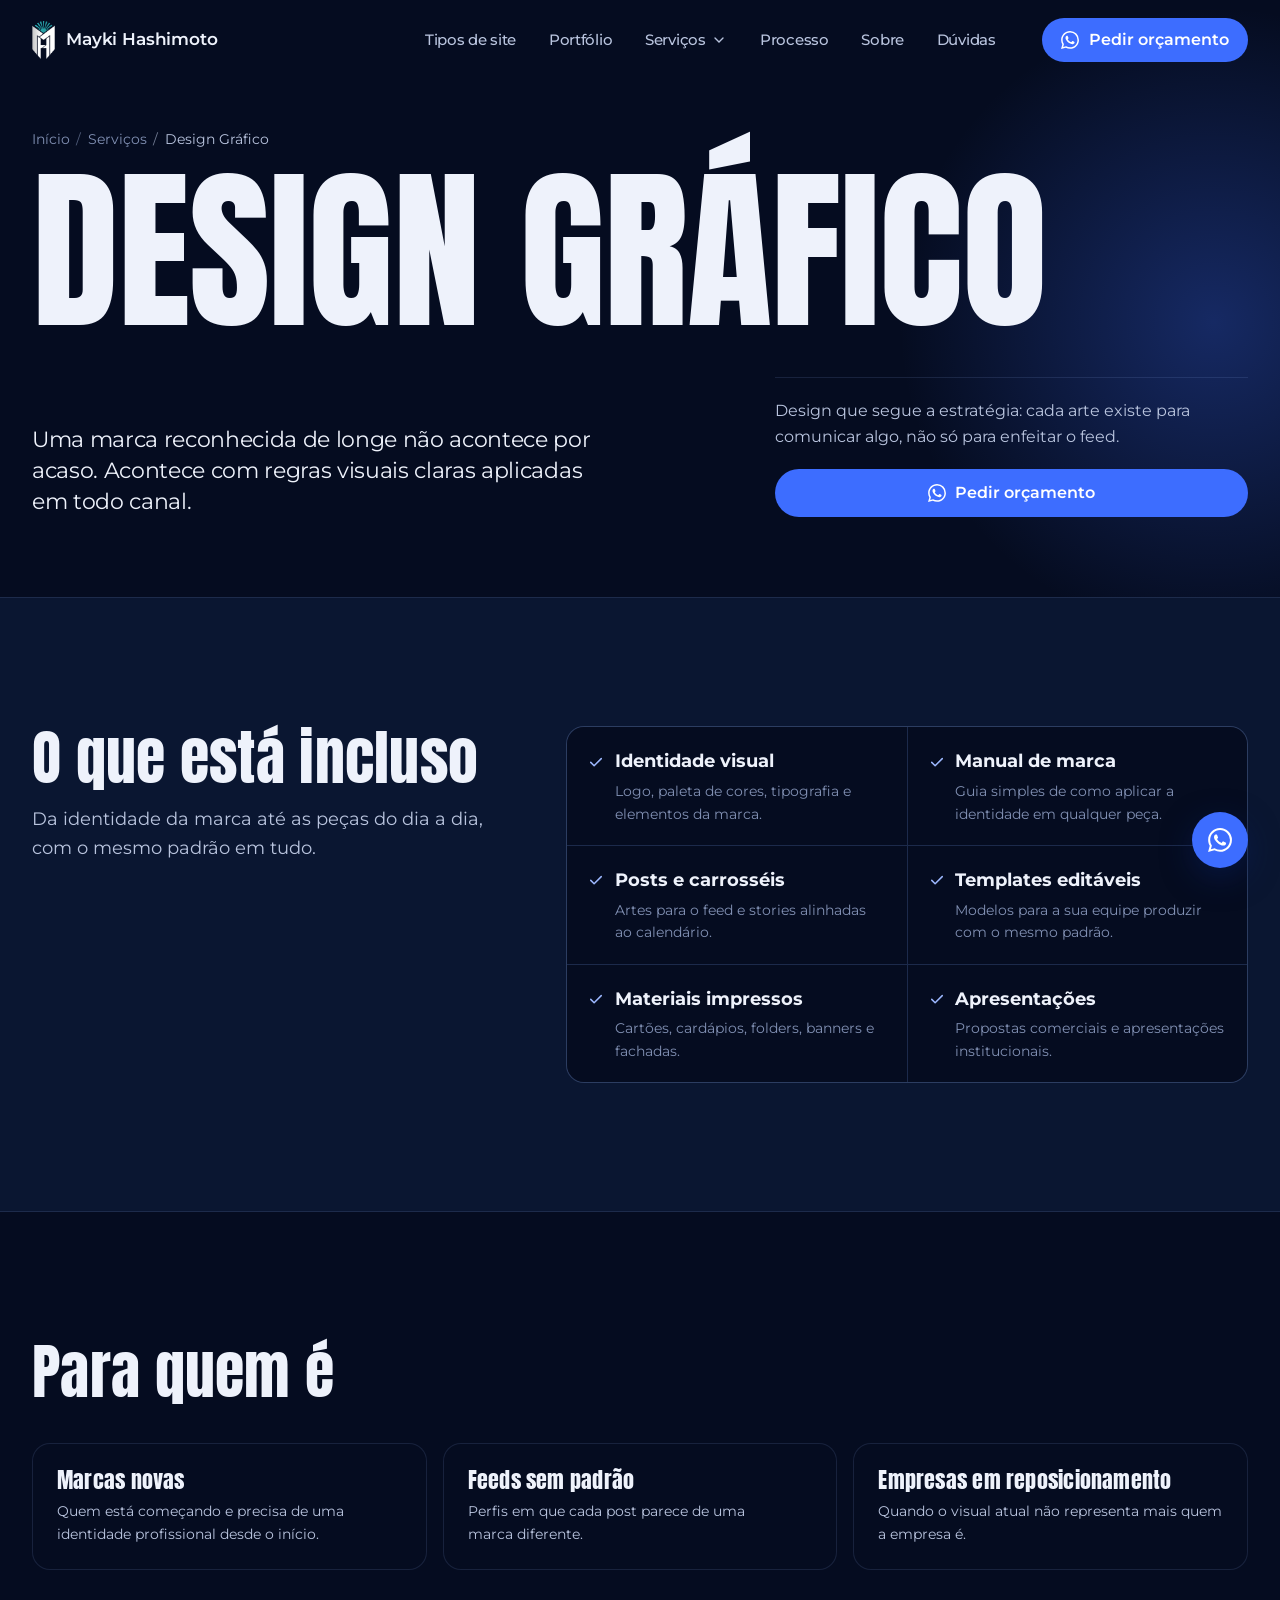
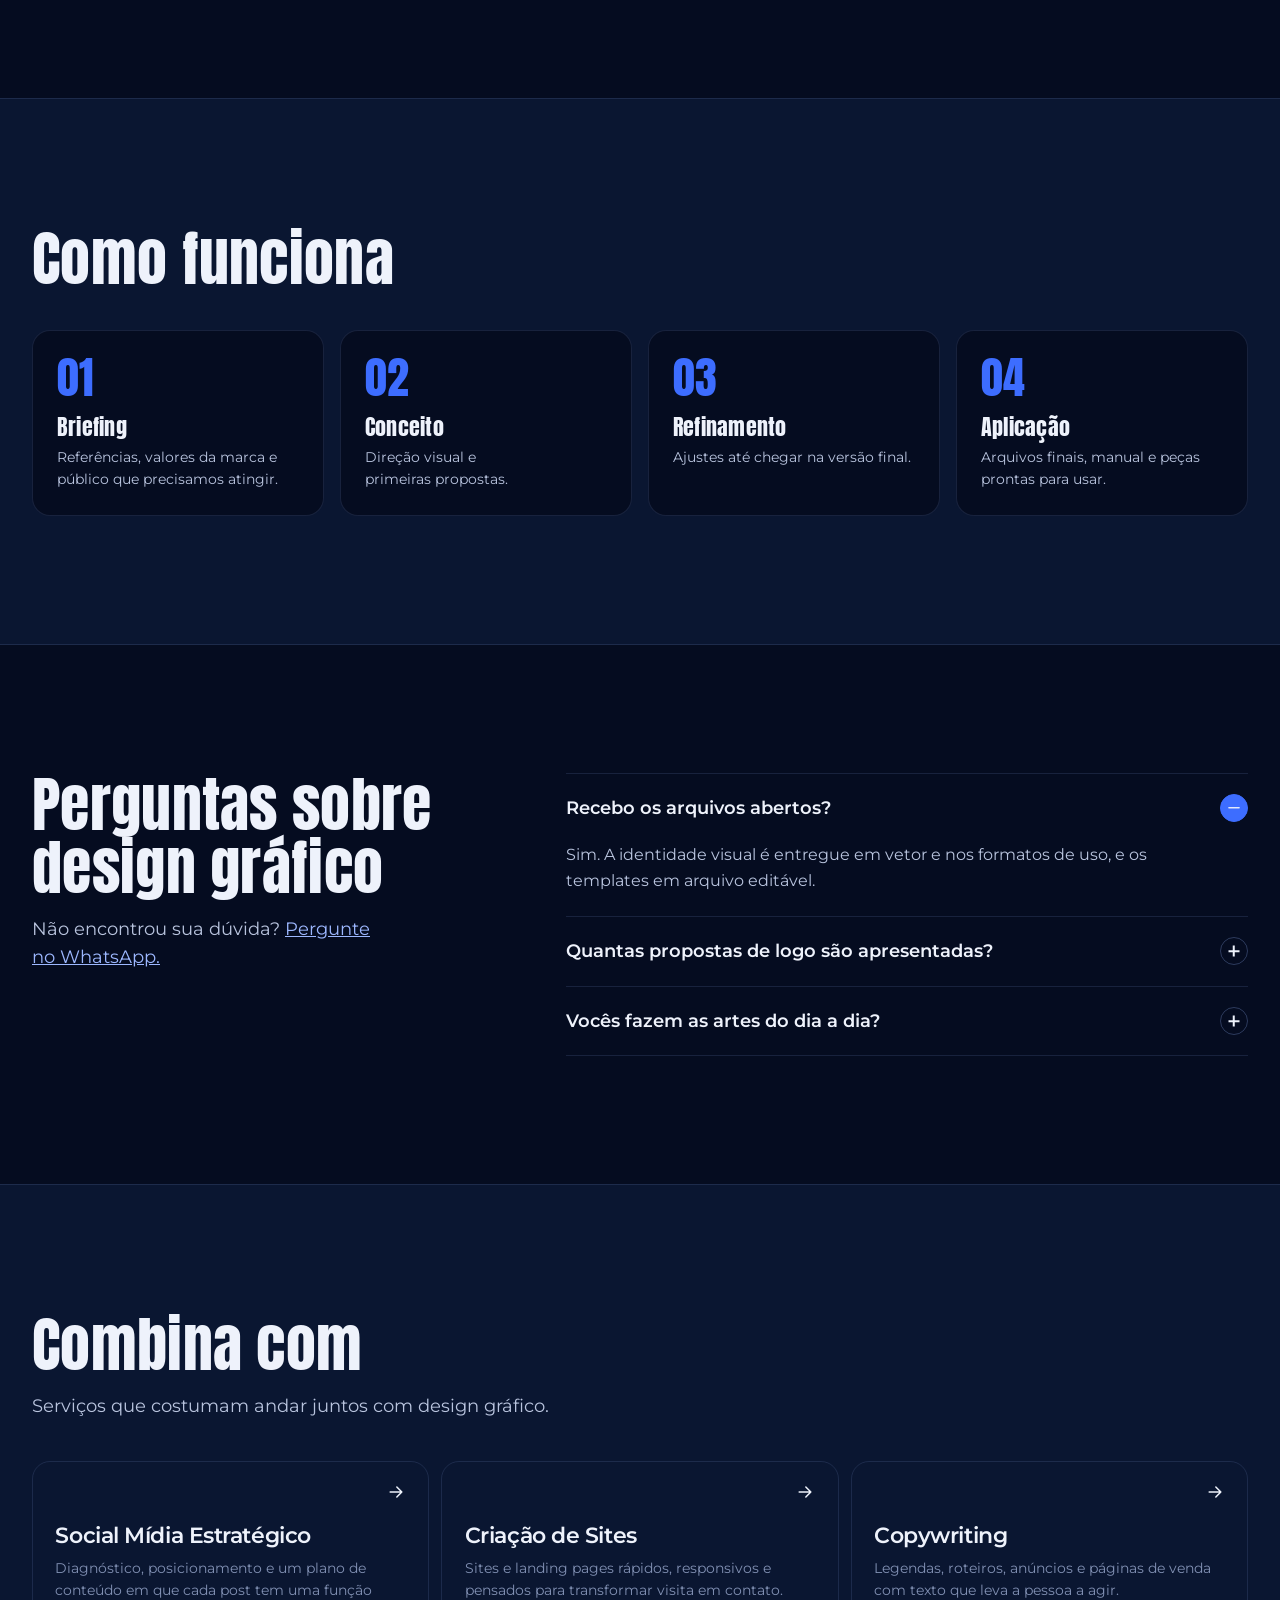
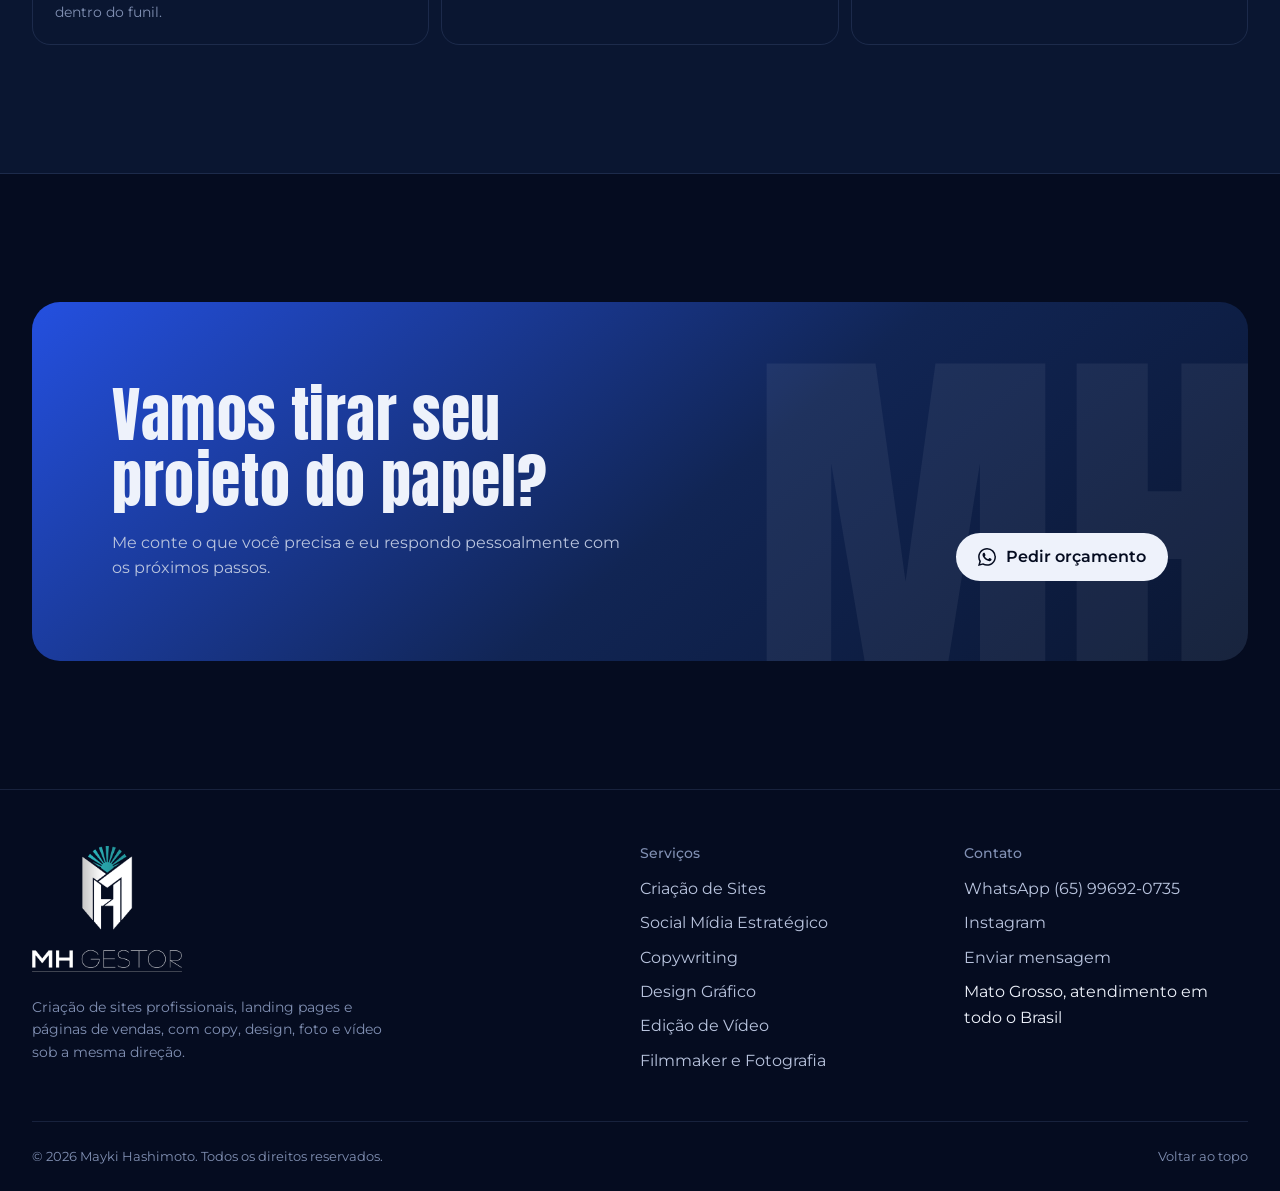
<file: design-grafico.html>
<!doctype html>
<html lang="pt-BR">
<head>
<meta charset="utf-8">
<meta name="viewport" content="width=device-width, initial-scale=1, viewport-fit=cover">
<title>Design Gráfico e Identidade Visual | Mayki Hashimoto</title>
<meta name="description" content="Design gráfico para redes sociais, identidade visual, posts, carrosséis, materiais impressos e apresentações. Visual forte e consistente para a sua marca.">
<meta name="keywords" content="design gráfico, designer gráfico, identidade visual, posts para instagram, logo">
<meta name="author" content="Mayki Hashimoto">
<meta name="robots" content="index, follow, max-image-preview:large">
<link rel="canonical" href="https://www.maykihashimoto.com.br/design-grafico">
<meta name="theme-color" content="#050c20">
<meta name="geo.region" content="BR-MT">

<meta property="og:type" content="website">
<meta property="og:locale" content="pt_BR">
<meta property="og:site_name" content="Mayki Hashimoto">
<meta property="og:title" content="Design Gráfico e Identidade Visual | Mayki Hashimoto">
<meta property="og:description" content="Design gráfico para redes sociais, identidade visual, posts, carrosséis, materiais impressos e apresentações. Visual forte e consistente para a sua marca.">
<meta property="og:url" content="https://www.maykihashimoto.com.br/design-grafico">
<meta property="og:image" content="https://www.maykihashimoto.com.br/assets/og-image.jpg">
<meta property="og:image:width" content="1200">
<meta property="og:image:height" content="630">
<meta property="og:image:alt" content="Mayki Hashimoto, criação de sites profissionais">
<meta name="twitter:card" content="summary_large_image">
<meta name="twitter:title" content="Design Gráfico e Identidade Visual | Mayki Hashimoto">
<meta name="twitter:description" content="Design gráfico para redes sociais, identidade visual, posts, carrosséis, materiais impressos e apresentações. Visual forte e consistente para a sua marca.">
<meta name="twitter:image" content="https://www.maykihashimoto.com.br/assets/og-image.jpg">

<link rel="icon" href="assets/favicon-32.png" sizes="32x32" type="image/png">
<link rel="apple-touch-icon" href="assets/apple-touch-icon.png">
<link rel="manifest" href="site.webmanifest">

<link rel="preconnect" href="https://fonts.googleapis.com">
<link rel="preconnect" href="https://fonts.gstatic.com" crossorigin>
<link rel="stylesheet" href="https://fonts.googleapis.com/css2?family=Anton&family=Montserrat:wght@400;500;600;700&display=swap">
<link rel="stylesheet" href="css/style.css">

<script type="application/ld+json">
{
 "@context": "https://schema.org",
 "@graph": [
  {
   "@type": "Service",
   "@id": "https://www.maykihashimoto.com.br/design-grafico#servico",
   "name": "Design Gráfico",
   "serviceType": "Design Gráfico",
   "description": "Design gráfico para redes sociais, identidade visual, posts, carrosséis, materiais impressos e apresentações. Visual forte e consistente para a sua marca.",
   "url": "https://www.maykihashimoto.com.br/design-grafico",
   "provider": {
    "@id": "https://www.maykihashimoto.com.br/#negocio"
   },
   "areaServed": [
    {
     "@type": "State",
     "name": "Mato Grosso"
    },
    {
     "@type": "Country",
     "name": "Brasil"
    }
   ],
   "hasOfferCatalog": {
    "@type": "OfferCatalog",
    "name": "Design Gráfico",
    "itemListElement": [
     {
      "@type": "Offer",
      "itemOffered": {
       "@type": "Service",
       "name": "Identidade visual",
       "description": "Logo, paleta de cores, tipografia e elementos da marca."
      }
     },
     {
      "@type": "Offer",
      "itemOffered": {
       "@type": "Service",
       "name": "Manual de marca",
       "description": "Guia simples de como aplicar a identidade em qualquer peça."
      }
     },
     {
      "@type": "Offer",
      "itemOffered": {
       "@type": "Service",
       "name": "Posts e carrosséis",
       "description": "Artes para o feed e stories alinhadas ao calendário."
      }
     },
     {
      "@type": "Offer",
      "itemOffered": {
       "@type": "Service",
       "name": "Templates editáveis",
       "description": "Modelos para a sua equipe produzir com o mesmo padrão."
      }
     },
     {
      "@type": "Offer",
      "itemOffered": {
       "@type": "Service",
       "name": "Materiais impressos",
       "description": "Cartões, cardápios, folders, banners e fachadas."
      }
     },
     {
      "@type": "Offer",
      "itemOffered": {
       "@type": "Service",
       "name": "Apresentações",
       "description": "Propostas comerciais e apresentações institucionais."
      }
     }
    ]
   }
  },
  {
   "@type": "BreadcrumbList",
   "itemListElement": [
    {
     "@type": "ListItem",
     "position": 1,
     "name": "Início",
     "item": "https://www.maykihashimoto.com.br/"
    },
    {
     "@type": "ListItem",
     "position": 2,
     "name": "Serviços",
     "item": "https://www.maykihashimoto.com.br/#servicos"
    },
    {
     "@type": "ListItem",
     "position": 3,
     "name": "Design Gráfico",
     "item": "https://www.maykihashimoto.com.br/design-grafico"
    }
   ]
  },
  {
   "@type": "FAQPage",
   "mainEntity": [
    {
     "@type": "Question",
     "name": "Recebo os arquivos abertos?",
     "acceptedAnswer": {
      "@type": "Answer",
      "text": "Sim. A identidade visual é entregue em vetor e nos formatos de uso, e os templates em arquivo editável."
     }
    },
    {
     "@type": "Question",
     "name": "Quantas propostas de logo são apresentadas?",
     "acceptedAnswer": {
      "@type": "Answer",
      "text": "Apresento uma direção bem fundamentada no briefing e refinamos juntos, em vez de várias opções sem critério."
     }
    },
    {
     "@type": "Question",
     "name": "Vocês fazem as artes do dia a dia?",
     "acceptedAnswer": {
      "@type": "Answer",
      "text": "Sim. As artes podem entrar no pacote mensal junto com o social mídia."
     }
    }
   ]
  },
  {
   "@type": "ProfessionalService",
   "@id": "https://www.maykihashimoto.com.br/#negocio",
   "name": "Mayki Hashimoto",
   "description": "Criação de sites profissionais, landing pages e páginas de vendas, com copy, design, foto e vídeo feitos pela mesma equipe.",
   "url": "https://www.maykihashimoto.com.br/",
   "image": "https://www.maykihashimoto.com.br/assets/og-image.jpg",
   "logo": "https://www.maykihashimoto.com.br/assets/apple-touch-icon.png",
   "telephone": "+55 65 99692-0735",
   "priceRange": "$$",
   "address": {
    "@type": "PostalAddress",
    "addressRegion": "MT",
    "addressCountry": "BR"
   },
   "areaServed": [
    {
     "@type": "State",
     "name": "Mato Grosso"
    },
    {
     "@type": "Country",
     "name": "Brasil"
    }
   ],
   "founder": {
    "@id": "https://www.maykihashimoto.com.br/#mayki"
   },
   "contactPoint": {
    "@type": "ContactPoint",
    "telephone": "+55 65 99692-0735",
    "contactType": "customer service",
    "availableLanguage": "Portuguese"
   },
   "hasOfferCatalog": {
    "@type": "OfferCatalog",
    "name": "Serviços",
    "itemListElement": [
     {
      "@type": "Offer",
      "itemOffered": {
       "@type": "Service",
       "name": "Social Mídia Estratégico",
       "url": "https://www.maykihashimoto.com.br/social-media"
      }
     },
     {
      "@type": "Offer",
      "itemOffered": {
       "@type": "Service",
       "name": "Criação de Sites",
       "url": "https://www.maykihashimoto.com.br/criacao-de-sites"
      }
     },
     {
      "@type": "Offer",
      "itemOffered": {
       "@type": "Service",
       "name": "Edição de Vídeo",
       "url": "https://www.maykihashimoto.com.br/edicao-de-video"
      }
     },
     {
      "@type": "Offer",
      "itemOffered": {
       "@type": "Service",
       "name": "Copywriting",
       "url": "https://www.maykihashimoto.com.br/copywriting"
      }
     },
     {
      "@type": "Offer",
      "itemOffered": {
       "@type": "Service",
       "name": "Design Gráfico",
       "url": "https://www.maykihashimoto.com.br/design-grafico"
      }
     },
     {
      "@type": "Offer",
      "itemOffered": {
       "@type": "Service",
       "name": "Filmmaker e Fotografia",
       "url": "https://www.maykihashimoto.com.br/filmmaker-fotografia"
      }
     }
    ]
   }
  }
 ]
}
</script>
</head>
<body>
<a class="skip-link" href="#conteudo">Pular para o conteúdo</a>
<header class="site-header" data-header>
  <div class="container header-inner">
    <a class="brand" href="index.html" aria-label="Mayki Hashimoto, página inicial">
      <img class="brand-mark" src="assets/img/logo-simbolo.png" alt="" width="72" height="120">
      <span class="brand-name">Mayki Hashimoto</span>
    </a>
    <button class="menu-toggle" type="button" aria-expanded="false" aria-controls="menu" data-menu-toggle>
      <span class="sr-only">Abrir menu</span><span class="menu-icon" aria-hidden="true"></span>
    </button>
    <nav class="site-nav" id="menu" aria-label="Principal" data-menu>
      <ul class="nav-list">
        <li><a href="index.html#sites">Tipos de site</a></li>
        <li><a href="index.html#portfolio">Portfólio</a></li>
        <li class="has-sub">
          <button class="nav-sub-toggle" type="button" aria-expanded="false" data-sub-toggle>Serviços <svg viewBox="0 0 24 24" fill="none" stroke="currentColor" stroke-width="2" stroke-linecap="round" aria-hidden="true"><path d="m6 9 6 6 6-6"/></svg></button>
          <ul class="nav-sub">
          <li><a href="criacao-de-sites.html">Criação de Sites</a></li>
          <li><a href="social-media.html">Social Mídia Estratégico</a></li>
          <li><a href="copywriting.html">Copywriting</a></li>
          <li><a href="design-grafico.html" aria-current="page">Design Gráfico</a></li>
          <li><a href="edicao-de-video.html">Edição de Vídeo</a></li>
          <li><a href="filmmaker-fotografia.html">Filmmaker e Fotografia</a></li>
          </ul>
        </li>
        <li><a href="index.html#processo">Processo</a></li>
        <li><a href="index.html#sobre">Sobre</a></li>
        <li><a href="index.html#duvidas">Dúvidas</a></li>
      </ul>
      <a class="btn btn--primary nav-cta" href="https://wa.me/5565996920735?text=Ol%C3%A1%2C%20Mayki!%20Vim%20pelo%20site%20e%20quero%20um%20or%C3%A7amento%20de%20site." target="_blank" rel="noopener"><svg class="ico-wa" viewBox="0 0 24 24" fill="currentColor" aria-hidden="true"><path d="M17.472 14.382c-.297-.149-1.758-.867-2.03-.967-.273-.099-.471-.148-.67.15-.197.297-.767.966-.94 1.164-.173.199-.347.223-.644.075-.297-.15-1.255-.463-2.39-1.475-.883-.788-1.48-1.761-1.653-2.059-.173-.297-.018-.458.13-.606.134-.133.298-.347.446-.52.149-.174.198-.298.298-.497.099-.198.05-.371-.025-.52-.075-.149-.669-1.612-.916-2.207-.242-.579-.487-.5-.669-.51-.173-.008-.371-.01-.57-.01-.198 0-.52.074-.792.372-.272.297-1.04 1.016-1.04 2.479 0 1.462 1.065 2.875 1.213 3.074.149.198 2.096 3.2 5.077 4.487.709.306 1.262.489 1.694.625.712.227 1.36.195 1.871.118.571-.085 1.758-.719 2.006-1.413.248-.694.248-1.289.173-1.413-.074-.124-.272-.198-.57-.347m-5.421 7.403h-.004a9.87 9.87 0 0 1-5.031-1.378l-.361-.214-3.741.982.998-3.648-.235-.374a9.86 9.86 0 0 1-1.51-5.26c.001-5.45 4.436-9.884 9.888-9.884 2.64 0 5.122 1.03 6.988 2.898a9.825 9.825 0 0 1 2.893 6.994c-.003 5.45-4.437 9.884-9.885 9.884m8.413-18.297A11.815 11.815 0 0 0 12.05 0C5.495 0 .16 5.335.157 11.892c0 2.096.547 4.142 1.588 5.945L.057 24l6.305-1.654a11.882 11.882 0 0 0 5.683 1.448h.005c6.554 0 11.89-5.335 11.893-11.893a11.821 11.821 0 0 0-3.48-8.413Z"/></svg> Pedir orçamento</a>
    </nav>
  </div>
</header>
<main id="conteudo">

<section class="page-hero" aria-labelledby="page-title">
  <div class="container">
    <nav class="breadcrumb" aria-label="Você está em">
      <ol><li><a href="index.html">Início</a></li><li><a href="index.html#servicos">Serviços</a></li><li aria-current="page">Design Gráfico</li></ol>
    </nav>
    <h1 class="page-title" id="page-title">Design gráfico</h1>
    <div class="page-hero-grid">
      <p class="page-lead">Uma marca reconhecida de longe não acontece por acaso. Acontece com regras visuais claras aplicadas em todo canal.</p>
      <div class="page-hero-aside">
        <p>Design que segue a estratégia: cada arte existe para comunicar algo, não só para enfeitar o feed.</p>
        <a class="btn btn--primary" href="https://wa.me/5565996920735?text=Ol%C3%A1%2C%20Mayki%21%20Vim%20pelo%20site%20e%20quero%20um%20or%C3%A7amento%20de%20Design%20Gr%C3%A1fico." target="_blank" rel="noopener"><svg class="ico-wa" viewBox="0 0 24 24" fill="currentColor" aria-hidden="true"><path d="M17.472 14.382c-.297-.149-1.758-.867-2.03-.967-.273-.099-.471-.148-.67.15-.197.297-.767.966-.94 1.164-.173.199-.347.223-.644.075-.297-.15-1.255-.463-2.39-1.475-.883-.788-1.48-1.761-1.653-2.059-.173-.297-.018-.458.13-.606.134-.133.298-.347.446-.52.149-.174.198-.298.298-.497.099-.198.05-.371-.025-.52-.075-.149-.669-1.612-.916-2.207-.242-.579-.487-.5-.669-.51-.173-.008-.371-.01-.57-.01-.198 0-.52.074-.792.372-.272.297-1.04 1.016-1.04 2.479 0 1.462 1.065 2.875 1.213 3.074.149.198 2.096 3.2 5.077 4.487.709.306 1.262.489 1.694.625.712.227 1.36.195 1.871.118.571-.085 1.758-.719 2.006-1.413.248-.694.248-1.289.173-1.413-.074-.124-.272-.198-.57-.347m-5.421 7.403h-.004a9.87 9.87 0 0 1-5.031-1.378l-.361-.214-3.741.982.998-3.648-.235-.374a9.86 9.86 0 0 1-1.51-5.26c.001-5.45 4.436-9.884 9.888-9.884 2.64 0 5.122 1.03 6.988 2.898a9.825 9.825 0 0 1 2.893 6.994c-.003 5.45-4.437 9.884-9.885 9.884m8.413-18.297A11.815 11.815 0 0 0 12.05 0C5.495 0 .16 5.335.157 11.892c0 2.096.547 4.142 1.588 5.945L.057 24l6.305-1.654a11.882 11.882 0 0 0 5.683 1.448h.005c6.554 0 11.89-5.335 11.893-11.893a11.821 11.821 0 0 0-3.48-8.413Z"/></svg> Pedir orçamento</a>
      </div>
    </div>
  </div>
</section>

<section class="section section--alt" aria-labelledby="inclui-title">
  <div class="container split">
    <div>
      <h2 class="section-title" id="inclui-title">O que está incluso</h2>
      <p class="section-lead">Da identidade da marca até as peças do dia a dia, com o mesmo padrão em tudo.</p>
    </div>
      <ul class="deliverables">
        <li><strong><svg viewBox="0 0 24 24" fill="none" stroke="currentColor" stroke-width="2" stroke-linecap="round" stroke-linejoin="round" aria-hidden="true"><path d="m5 12.5 4.5 4.5L19 7.5"/></svg>Identidade visual</strong><span>Logo, paleta de cores, tipografia e elementos da marca.</span></li>
        <li><strong><svg viewBox="0 0 24 24" fill="none" stroke="currentColor" stroke-width="2" stroke-linecap="round" stroke-linejoin="round" aria-hidden="true"><path d="m5 12.5 4.5 4.5L19 7.5"/></svg>Manual de marca</strong><span>Guia simples de como aplicar a identidade em qualquer peça.</span></li>
        <li><strong><svg viewBox="0 0 24 24" fill="none" stroke="currentColor" stroke-width="2" stroke-linecap="round" stroke-linejoin="round" aria-hidden="true"><path d="m5 12.5 4.5 4.5L19 7.5"/></svg>Posts e carrosséis</strong><span>Artes para o feed e stories alinhadas ao calendário.</span></li>
        <li><strong><svg viewBox="0 0 24 24" fill="none" stroke="currentColor" stroke-width="2" stroke-linecap="round" stroke-linejoin="round" aria-hidden="true"><path d="m5 12.5 4.5 4.5L19 7.5"/></svg>Templates editáveis</strong><span>Modelos para a sua equipe produzir com o mesmo padrão.</span></li>
        <li><strong><svg viewBox="0 0 24 24" fill="none" stroke="currentColor" stroke-width="2" stroke-linecap="round" stroke-linejoin="round" aria-hidden="true"><path d="m5 12.5 4.5 4.5L19 7.5"/></svg>Materiais impressos</strong><span>Cartões, cardápios, folders, banners e fachadas.</span></li>
        <li><strong><svg viewBox="0 0 24 24" fill="none" stroke="currentColor" stroke-width="2" stroke-linecap="round" stroke-linejoin="round" aria-hidden="true"><path d="m5 12.5 4.5 4.5L19 7.5"/></svg>Apresentações</strong><span>Propostas comerciais e apresentações institucionais.</span></li>
      </ul>
  </div>
</section>

<section class="section" aria-labelledby="publico-title">
  <div class="container">
    <div class="section-head">
      <h2 class="section-title" id="publico-title">Para quem é</h2>
    </div>
      <div class="audience">
        <article><h3>Marcas novas</h3><p>Quem está começando e precisa de uma identidade profissional desde o início.</p></article>
        <article><h3>Feeds sem padrão</h3><p>Perfis em que cada post parece de uma marca diferente.</p></article>
        <article><h3>Empresas em reposicionamento</h3><p>Quando o visual atual não representa mais quem a empresa é.</p></article>
      </div>
  </div>
</section>

<section class="section section--alt" aria-labelledby="etapas-title">
  <div class="container">
    <div class="section-head">
      <h2 class="section-title" id="etapas-title">Como funciona</h2>
    </div>
      <ol class="steps">
        <li class="step"><h3>Briefing</h3><p>Referências, valores da marca e público que precisamos atingir.</p></li>
        <li class="step"><h3>Conceito</h3><p>Direção visual e primeiras propostas.</p></li>
        <li class="step"><h3>Refinamento</h3><p>Ajustes até chegar na versão final.</p></li>
        <li class="step"><h3>Aplicação</h3><p>Arquivos finais, manual e peças prontas para usar.</p></li>
      </ol>
  </div>
</section>

<section class="section" aria-labelledby="faq-title">
  <div class="container faq-layout">
    <div>
      <h2 class="section-title" id="faq-title">Perguntas sobre design gráfico</h2>
      <p class="section-lead">Não encontrou sua dúvida? <a href="https://wa.me/5565996920735?text=Ol%C3%A1%2C%20Mayki%21%20Vim%20pelo%20site%20e%20quero%20um%20or%C3%A7amento%20de%20Design%20Gr%C3%A1fico." target="_blank" rel="noopener" style="color:var(--accent-soft);text-decoration:underline">Pergunte no WhatsApp.</a></p>
    </div>
      <div class="faq">
        <details open>
          <summary>Recebo os arquivos abertos?<span class="plus" aria-hidden="true"></span></summary>
          <p class="answer">Sim. A identidade visual é entregue em vetor e nos formatos de uso, e os templates em arquivo editável.</p>
        </details>
        <details>
          <summary>Quantas propostas de logo são apresentadas?<span class="plus" aria-hidden="true"></span></summary>
          <p class="answer">Apresento uma direção bem fundamentada no briefing e refinamos juntos, em vez de várias opções sem critério.</p>
        </details>
        <details>
          <summary>Vocês fazem as artes do dia a dia?<span class="plus" aria-hidden="true"></span></summary>
          <p class="answer">Sim. As artes podem entrar no pacote mensal junto com o social mídia.</p>
        </details>
      </div>
  </div>
</section>

<section class="section section--alt" aria-labelledby="combina-title">
  <div class="container">
    <div class="section-head">
      <h2 class="section-title" id="combina-title">Combina com</h2>
      <p class="section-lead">Serviços que costumam andar juntos com design gráfico.</p>
    </div>
      <div class="related">
        <a href="social-media.html"><svg viewBox="0 0 24 24" fill="none" stroke="currentColor" stroke-width="1.8" stroke-linecap="round" stroke-linejoin="round" aria-hidden="true"><path d="M5 12h14M13 6l6 6-6 6"/></svg><span>Social Mídia Estratégico<small>Diagnóstico, posicionamento e um plano de conteúdo em que cada post tem uma função dentro do funil.</small></span></a>
        <a href="criacao-de-sites.html"><svg viewBox="0 0 24 24" fill="none" stroke="currentColor" stroke-width="1.8" stroke-linecap="round" stroke-linejoin="round" aria-hidden="true"><path d="M5 12h14M13 6l6 6-6 6"/></svg><span>Criação de Sites<small>Sites e landing pages rápidos, responsivos e pensados para transformar visita em contato.</small></span></a>
        <a href="copywriting.html"><svg viewBox="0 0 24 24" fill="none" stroke="currentColor" stroke-width="1.8" stroke-linecap="round" stroke-linejoin="round" aria-hidden="true"><path d="M5 12h14M13 6l6 6-6 6"/></svg><span>Copywriting<small>Legendas, roteiros, anúncios e páginas de venda com texto que leva a pessoa a agir.</small></span></a>
      </div>
  </div>
</section>

</main>
<section class="cta-band" aria-labelledby="cta-title">
  <div class="container">
    <div class="cta-box">
      <div>
        <h2 id="cta-title">Vamos tirar seu projeto do papel?</h2>
        <p>Me conte o que você precisa e eu respondo pessoalmente com os próximos passos.</p>
      </div>
      <a class="btn btn--light" href="https://wa.me/5565996920735?text=Ol%C3%A1%2C%20Mayki%21%20Vim%20pelo%20site%20e%20quero%20um%20or%C3%A7amento%20de%20Design%20Gr%C3%A1fico." target="_blank" rel="noopener"><svg class="ico-wa" viewBox="0 0 24 24" fill="currentColor" aria-hidden="true"><path d="M17.472 14.382c-.297-.149-1.758-.867-2.03-.967-.273-.099-.471-.148-.67.15-.197.297-.767.966-.94 1.164-.173.199-.347.223-.644.075-.297-.15-1.255-.463-2.39-1.475-.883-.788-1.48-1.761-1.653-2.059-.173-.297-.018-.458.13-.606.134-.133.298-.347.446-.52.149-.174.198-.298.298-.497.099-.198.05-.371-.025-.52-.075-.149-.669-1.612-.916-2.207-.242-.579-.487-.5-.669-.51-.173-.008-.371-.01-.57-.01-.198 0-.52.074-.792.372-.272.297-1.04 1.016-1.04 2.479 0 1.462 1.065 2.875 1.213 3.074.149.198 2.096 3.2 5.077 4.487.709.306 1.262.489 1.694.625.712.227 1.36.195 1.871.118.571-.085 1.758-.719 2.006-1.413.248-.694.248-1.289.173-1.413-.074-.124-.272-.198-.57-.347m-5.421 7.403h-.004a9.87 9.87 0 0 1-5.031-1.378l-.361-.214-3.741.982.998-3.648-.235-.374a9.86 9.86 0 0 1-1.51-5.26c.001-5.45 4.436-9.884 9.888-9.884 2.64 0 5.122 1.03 6.988 2.898a9.825 9.825 0 0 1 2.893 6.994c-.003 5.45-4.437 9.884-9.885 9.884m8.413-18.297A11.815 11.815 0 0 0 12.05 0C5.495 0 .16 5.335.157 11.892c0 2.096.547 4.142 1.588 5.945L.057 24l6.305-1.654a11.882 11.882 0 0 0 5.683 1.448h.005c6.554 0 11.89-5.335 11.893-11.893a11.821 11.821 0 0 0-3.48-8.413Z"/></svg> Pedir orçamento</a>
    </div>
  </div>
</section>
<footer class="site-footer">
  <div class="container footer-grid">
    <div class="footer-brand">
      <a class="footer-logo" href="index.html" aria-label="Mayki Hashimoto, página inicial"><img src="assets/img/logo-mh-gestor.png" alt="MH Gestor, Mayki Hashimoto" width="440" height="371" loading="lazy" decoding="async"></a>
      <p>Criação de sites profissionais, landing pages e páginas de vendas, com copy, design, foto e vídeo sob a mesma direção.</p>
    </div>
    <nav aria-label="Serviços">
      <h2 class="footer-title">Serviços</h2>
      <ul class="footer-links">
        <li><a href="criacao-de-sites.html">Criação de Sites</a></li>
        <li><a href="social-media.html">Social Mídia Estratégico</a></li>
        <li><a href="copywriting.html">Copywriting</a></li>
        <li><a href="design-grafico.html">Design Gráfico</a></li>
        <li><a href="edicao-de-video.html">Edição de Vídeo</a></li>
        <li><a href="filmmaker-fotografia.html">Filmmaker e Fotografia</a></li>
      </ul>
    </nav>
    <div>
      <h2 class="footer-title">Contato</h2>
      <ul class="footer-links">
        <li><a href="https://wa.me/5565996920735?text=Ol%C3%A1%2C%20Mayki%21" target="_blank" rel="noopener">WhatsApp (65) 99692-0735</a></li>
        <li><a href="https://www.instagram.com/" data-instagram target="_blank" rel="noopener">Instagram</a></li>
        <li><a href="index.html#contato">Enviar mensagem</a></li>
        <li>Mato Grosso, atendimento em todo o Brasil</li>
      </ul>
    </div>
  </div>
  <div class="container footer-bottom">
    <p>© <span data-year>2026</span> Mayki Hashimoto. Todos os direitos reservados.</p>
    <a href="#conteudo">Voltar ao topo</a>
  </div>
</footer>
<a class="wa-float" href="https://wa.me/5565996920735?text=Ol%C3%A1%2C%20Mayki%21%20Vim%20pelo%20site." target="_blank" rel="noopener" aria-label="Conversar no WhatsApp"><svg class="ico-wa" viewBox="0 0 24 24" fill="currentColor" aria-hidden="true"><path d="M17.472 14.382c-.297-.149-1.758-.867-2.03-.967-.273-.099-.471-.148-.67.15-.197.297-.767.966-.94 1.164-.173.199-.347.223-.644.075-.297-.15-1.255-.463-2.39-1.475-.883-.788-1.48-1.761-1.653-2.059-.173-.297-.018-.458.13-.606.134-.133.298-.347.446-.52.149-.174.198-.298.298-.497.099-.198.05-.371-.025-.52-.075-.149-.669-1.612-.916-2.207-.242-.579-.487-.5-.669-.51-.173-.008-.371-.01-.57-.01-.198 0-.52.074-.792.372-.272.297-1.04 1.016-1.04 2.479 0 1.462 1.065 2.875 1.213 3.074.149.198 2.096 3.2 5.077 4.487.709.306 1.262.489 1.694.625.712.227 1.36.195 1.871.118.571-.085 1.758-.719 2.006-1.413.248-.694.248-1.289.173-1.413-.074-.124-.272-.198-.57-.347m-5.421 7.403h-.004a9.87 9.87 0 0 1-5.031-1.378l-.361-.214-3.741.982.998-3.648-.235-.374a9.86 9.86 0 0 1-1.51-5.26c.001-5.45 4.436-9.884 9.888-9.884 2.64 0 5.122 1.03 6.988 2.898a9.825 9.825 0 0 1 2.893 6.994c-.003 5.45-4.437 9.884-9.885 9.884m8.413-18.297A11.815 11.815 0 0 0 12.05 0C5.495 0 .16 5.335.157 11.892c0 2.096.547 4.142 1.588 5.945L.057 24l6.305-1.654a11.882 11.882 0 0 0 5.683 1.448h.005c6.554 0 11.89-5.335 11.893-11.893a11.821 11.821 0 0 0-3.48-8.413Z"/></svg></a>
<script src="js/main.js" defer></script>
</body>
</html>
</file>
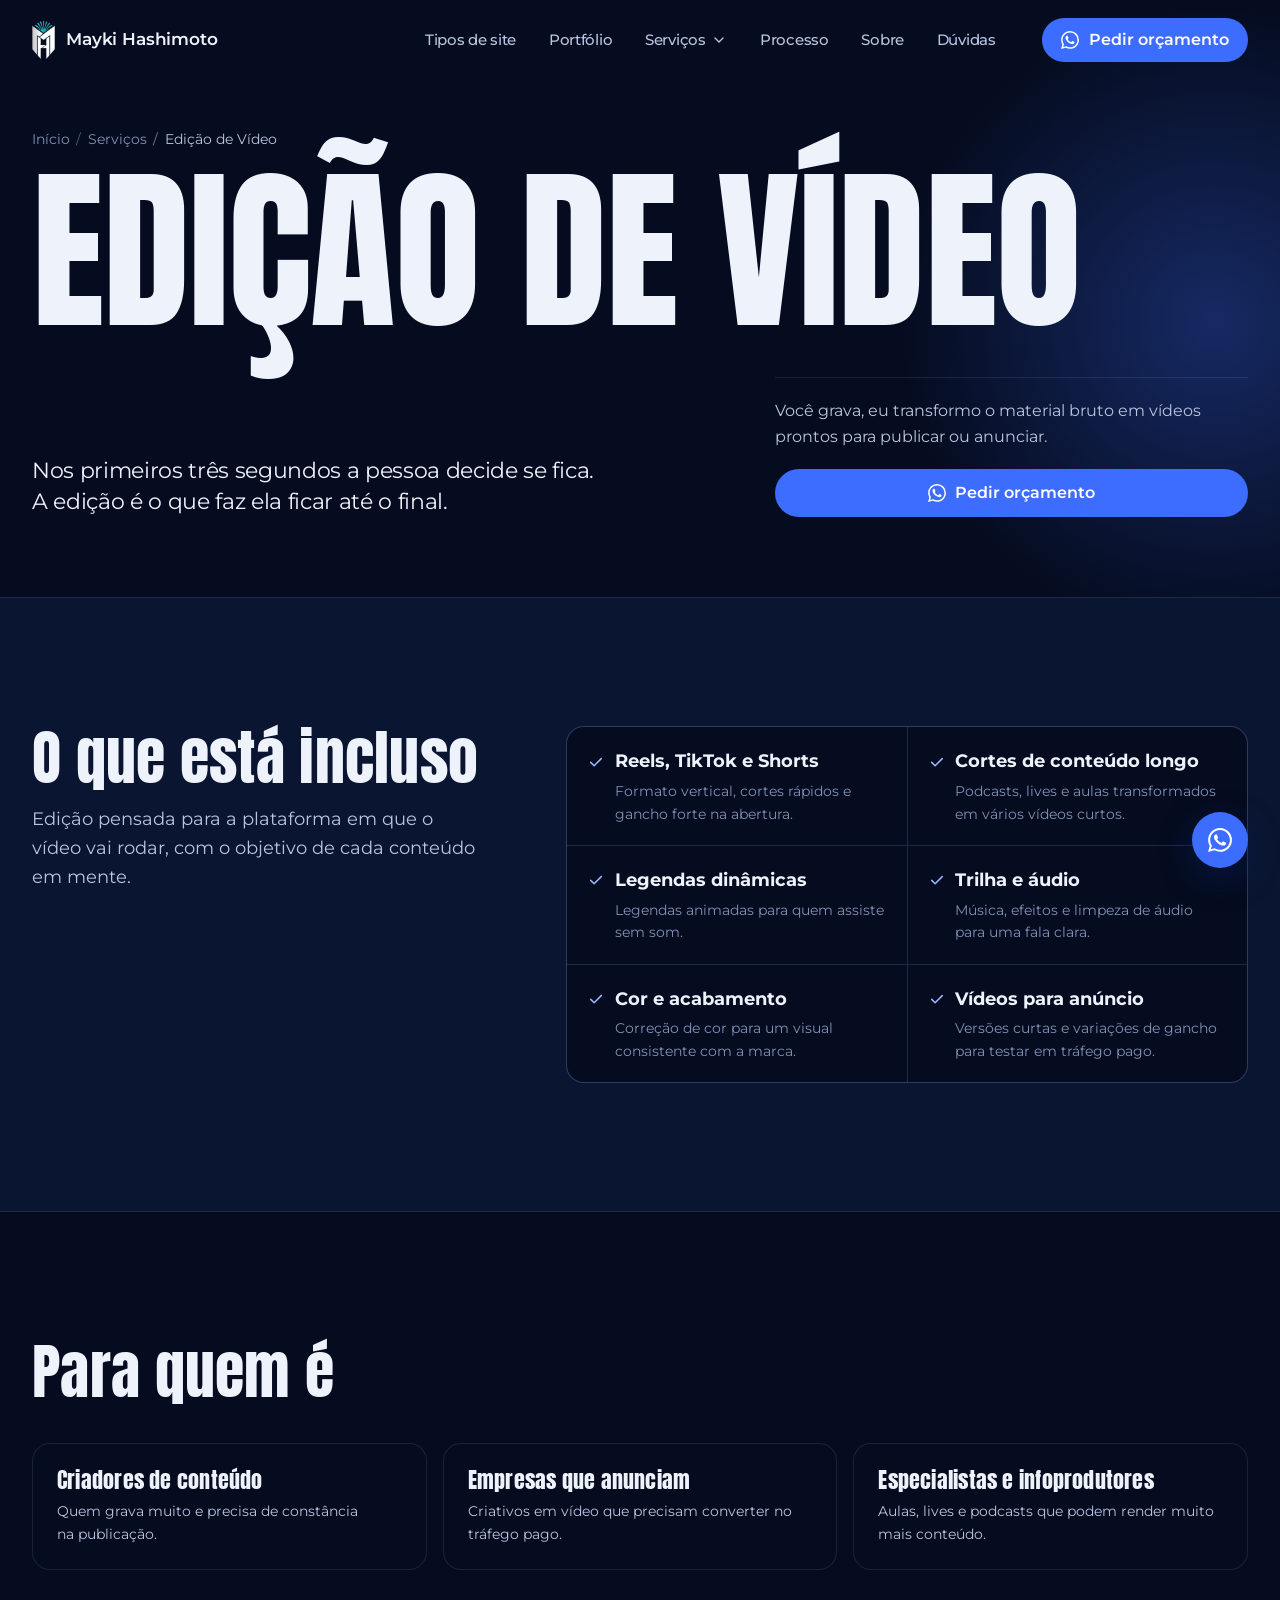
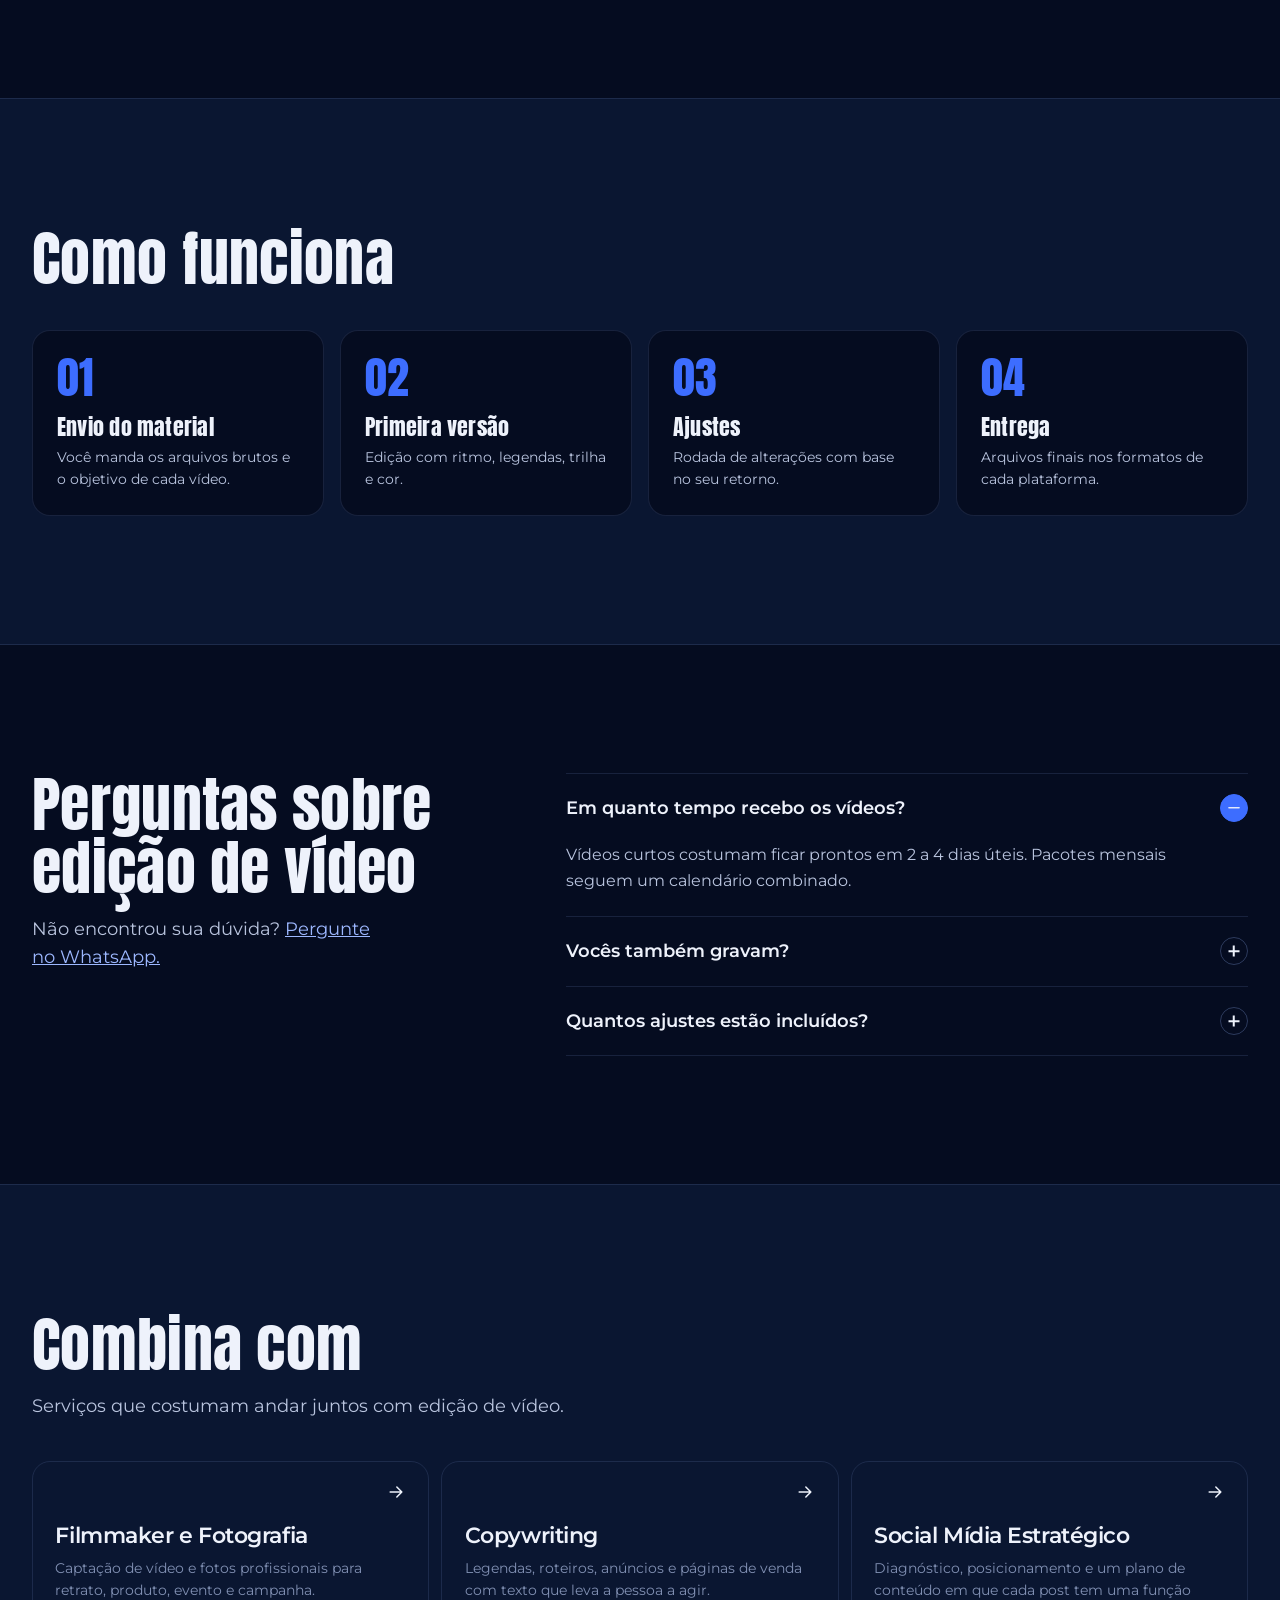
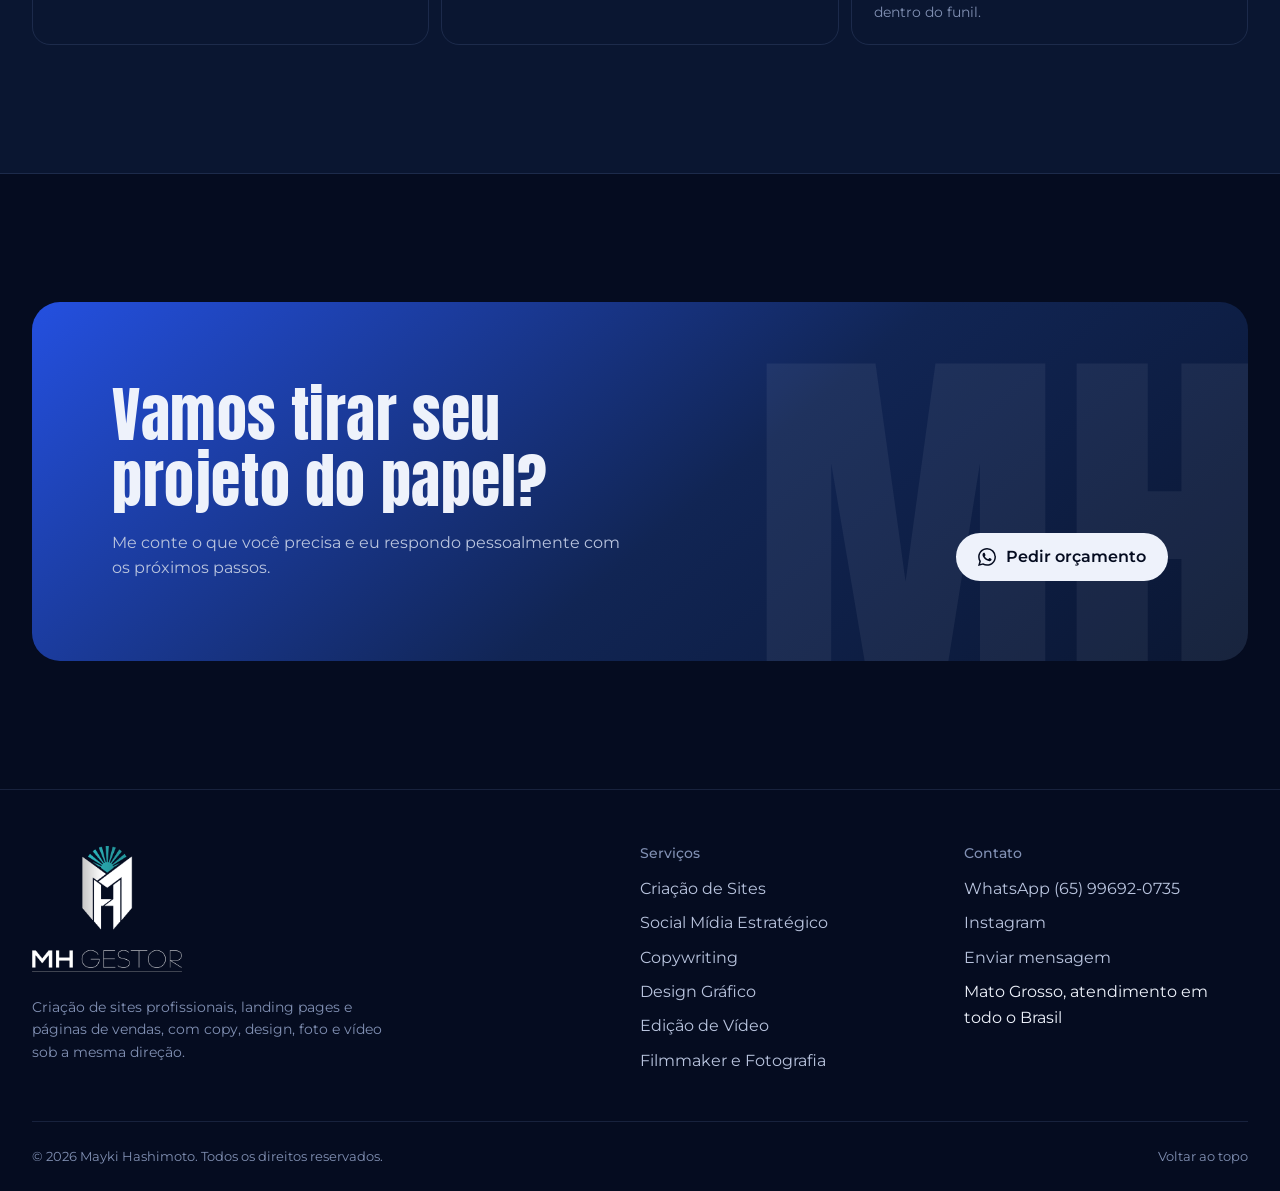
<file: edicao-de-video.html>
<!doctype html>
<html lang="pt-BR">
<head>
<meta charset="utf-8">
<meta name="viewport" content="width=device-width, initial-scale=1, viewport-fit=cover">
<title>Edição de Vídeo para Reels e Anúncios | Mayki Hashimoto</title>
<meta name="description" content="Edição de vídeo profissional para Reels, TikTok, YouTube e anúncios. Cortes dinâmicos, legendas, trilha e tratamento de cor que prendem a atenção.">
<meta name="keywords" content="edição de vídeo, editor de vídeo, edição de reels, vídeo para instagram, vídeo para anúncio">
<meta name="author" content="Mayki Hashimoto">
<meta name="robots" content="index, follow, max-image-preview:large">
<link rel="canonical" href="https://www.maykihashimoto.com.br/edicao-de-video">
<meta name="theme-color" content="#050c20">
<meta name="geo.region" content="BR-MT">

<meta property="og:type" content="website">
<meta property="og:locale" content="pt_BR">
<meta property="og:site_name" content="Mayki Hashimoto">
<meta property="og:title" content="Edição de Vídeo para Reels e Anúncios | Mayki Hashimoto">
<meta property="og:description" content="Edição de vídeo profissional para Reels, TikTok, YouTube e anúncios. Cortes dinâmicos, legendas, trilha e tratamento de cor que prendem a atenção.">
<meta property="og:url" content="https://www.maykihashimoto.com.br/edicao-de-video">
<meta property="og:image" content="https://www.maykihashimoto.com.br/assets/og-image.jpg">
<meta property="og:image:width" content="1200">
<meta property="og:image:height" content="630">
<meta property="og:image:alt" content="Mayki Hashimoto, criação de sites profissionais">
<meta name="twitter:card" content="summary_large_image">
<meta name="twitter:title" content="Edição de Vídeo para Reels e Anúncios | Mayki Hashimoto">
<meta name="twitter:description" content="Edição de vídeo profissional para Reels, TikTok, YouTube e anúncios. Cortes dinâmicos, legendas, trilha e tratamento de cor que prendem a atenção.">
<meta name="twitter:image" content="https://www.maykihashimoto.com.br/assets/og-image.jpg">

<link rel="icon" href="assets/favicon-32.png" sizes="32x32" type="image/png">
<link rel="apple-touch-icon" href="assets/apple-touch-icon.png">
<link rel="manifest" href="site.webmanifest">

<link rel="preconnect" href="https://fonts.googleapis.com">
<link rel="preconnect" href="https://fonts.gstatic.com" crossorigin>
<link rel="stylesheet" href="https://fonts.googleapis.com/css2?family=Anton&family=Montserrat:wght@400;500;600;700&display=swap">
<link rel="stylesheet" href="css/style.css">

<script type="application/ld+json">
{
 "@context": "https://schema.org",
 "@graph": [
  {
   "@type": "Service",
   "@id": "https://www.maykihashimoto.com.br/edicao-de-video#servico",
   "name": "Edição de Vídeo",
   "serviceType": "Edição de Vídeo",
   "description": "Edição de vídeo profissional para Reels, TikTok, YouTube e anúncios. Cortes dinâmicos, legendas, trilha e tratamento de cor que prendem a atenção.",
   "url": "https://www.maykihashimoto.com.br/edicao-de-video",
   "provider": {
    "@id": "https://www.maykihashimoto.com.br/#negocio"
   },
   "areaServed": [
    {
     "@type": "State",
     "name": "Mato Grosso"
    },
    {
     "@type": "Country",
     "name": "Brasil"
    }
   ],
   "hasOfferCatalog": {
    "@type": "OfferCatalog",
    "name": "Edição de Vídeo",
    "itemListElement": [
     {
      "@type": "Offer",
      "itemOffered": {
       "@type": "Service",
       "name": "Reels, TikTok e Shorts",
       "description": "Formato vertical, cortes rápidos e gancho forte na abertura."
      }
     },
     {
      "@type": "Offer",
      "itemOffered": {
       "@type": "Service",
       "name": "Cortes de conteúdo longo",
       "description": "Podcasts, lives e aulas transformados em vários vídeos curtos."
      }
     },
     {
      "@type": "Offer",
      "itemOffered": {
       "@type": "Service",
       "name": "Legendas dinâmicas",
       "description": "Legendas animadas para quem assiste sem som."
      }
     },
     {
      "@type": "Offer",
      "itemOffered": {
       "@type": "Service",
       "name": "Trilha e áudio",
       "description": "Música, efeitos e limpeza de áudio para uma fala clara."
      }
     },
     {
      "@type": "Offer",
      "itemOffered": {
       "@type": "Service",
       "name": "Cor e acabamento",
       "description": "Correção de cor para um visual consistente com a marca."
      }
     },
     {
      "@type": "Offer",
      "itemOffered": {
       "@type": "Service",
       "name": "Vídeos para anúncio",
       "description": "Versões curtas e variações de gancho para testar em tráfego pago."
      }
     }
    ]
   }
  },
  {
   "@type": "BreadcrumbList",
   "itemListElement": [
    {
     "@type": "ListItem",
     "position": 1,
     "name": "Início",
     "item": "https://www.maykihashimoto.com.br/"
    },
    {
     "@type": "ListItem",
     "position": 2,
     "name": "Serviços",
     "item": "https://www.maykihashimoto.com.br/#servicos"
    },
    {
     "@type": "ListItem",
     "position": 3,
     "name": "Edição de Vídeo",
     "item": "https://www.maykihashimoto.com.br/edicao-de-video"
    }
   ]
  },
  {
   "@type": "FAQPage",
   "mainEntity": [
    {
     "@type": "Question",
     "name": "Em quanto tempo recebo os vídeos?",
     "acceptedAnswer": {
      "@type": "Answer",
      "text": "Vídeos curtos costumam ficar prontos em 2 a 4 dias úteis. Pacotes mensais seguem um calendário combinado."
     }
    },
    {
     "@type": "Question",
     "name": "Vocês também gravam?",
     "acceptedAnswer": {
      "@type": "Answer",
      "text": "Sim. Se precisar, a captação é feita pela mesma equipe, no serviço de filmmaker e fotografia."
     }
    },
    {
     "@type": "Question",
     "name": "Quantos ajustes estão incluídos?",
     "acceptedAnswer": {
      "@type": "Answer",
      "text": "Cada vídeo tem uma rodada de ajustes. Mudanças grandes de roteiro são combinadas à parte."
     }
    }
   ]
  },
  {
   "@type": "ProfessionalService",
   "@id": "https://www.maykihashimoto.com.br/#negocio",
   "name": "Mayki Hashimoto",
   "description": "Criação de sites profissionais, landing pages e páginas de vendas, com copy, design, foto e vídeo feitos pela mesma equipe.",
   "url": "https://www.maykihashimoto.com.br/",
   "image": "https://www.maykihashimoto.com.br/assets/og-image.jpg",
   "logo": "https://www.maykihashimoto.com.br/assets/apple-touch-icon.png",
   "telephone": "+55 65 99692-0735",
   "priceRange": "$$",
   "address": {
    "@type": "PostalAddress",
    "addressRegion": "MT",
    "addressCountry": "BR"
   },
   "areaServed": [
    {
     "@type": "State",
     "name": "Mato Grosso"
    },
    {
     "@type": "Country",
     "name": "Brasil"
    }
   ],
   "founder": {
    "@id": "https://www.maykihashimoto.com.br/#mayki"
   },
   "contactPoint": {
    "@type": "ContactPoint",
    "telephone": "+55 65 99692-0735",
    "contactType": "customer service",
    "availableLanguage": "Portuguese"
   },
   "hasOfferCatalog": {
    "@type": "OfferCatalog",
    "name": "Serviços",
    "itemListElement": [
     {
      "@type": "Offer",
      "itemOffered": {
       "@type": "Service",
       "name": "Social Mídia Estratégico",
       "url": "https://www.maykihashimoto.com.br/social-media"
      }
     },
     {
      "@type": "Offer",
      "itemOffered": {
       "@type": "Service",
       "name": "Criação de Sites",
       "url": "https://www.maykihashimoto.com.br/criacao-de-sites"
      }
     },
     {
      "@type": "Offer",
      "itemOffered": {
       "@type": "Service",
       "name": "Edição de Vídeo",
       "url": "https://www.maykihashimoto.com.br/edicao-de-video"
      }
     },
     {
      "@type": "Offer",
      "itemOffered": {
       "@type": "Service",
       "name": "Copywriting",
       "url": "https://www.maykihashimoto.com.br/copywriting"
      }
     },
     {
      "@type": "Offer",
      "itemOffered": {
       "@type": "Service",
       "name": "Design Gráfico",
       "url": "https://www.maykihashimoto.com.br/design-grafico"
      }
     },
     {
      "@type": "Offer",
      "itemOffered": {
       "@type": "Service",
       "name": "Filmmaker e Fotografia",
       "url": "https://www.maykihashimoto.com.br/filmmaker-fotografia"
      }
     }
    ]
   }
  }
 ]
}
</script>
</head>
<body>
<a class="skip-link" href="#conteudo">Pular para o conteúdo</a>
<header class="site-header" data-header>
  <div class="container header-inner">
    <a class="brand" href="index.html" aria-label="Mayki Hashimoto, página inicial">
      <img class="brand-mark" src="assets/img/logo-simbolo.png" alt="" width="72" height="120">
      <span class="brand-name">Mayki Hashimoto</span>
    </a>
    <button class="menu-toggle" type="button" aria-expanded="false" aria-controls="menu" data-menu-toggle>
      <span class="sr-only">Abrir menu</span><span class="menu-icon" aria-hidden="true"></span>
    </button>
    <nav class="site-nav" id="menu" aria-label="Principal" data-menu>
      <ul class="nav-list">
        <li><a href="index.html#sites">Tipos de site</a></li>
        <li><a href="index.html#portfolio">Portfólio</a></li>
        <li class="has-sub">
          <button class="nav-sub-toggle" type="button" aria-expanded="false" data-sub-toggle>Serviços <svg viewBox="0 0 24 24" fill="none" stroke="currentColor" stroke-width="2" stroke-linecap="round" aria-hidden="true"><path d="m6 9 6 6 6-6"/></svg></button>
          <ul class="nav-sub">
          <li><a href="criacao-de-sites.html">Criação de Sites</a></li>
          <li><a href="social-media.html">Social Mídia Estratégico</a></li>
          <li><a href="copywriting.html">Copywriting</a></li>
          <li><a href="design-grafico.html">Design Gráfico</a></li>
          <li><a href="edicao-de-video.html" aria-current="page">Edição de Vídeo</a></li>
          <li><a href="filmmaker-fotografia.html">Filmmaker e Fotografia</a></li>
          </ul>
        </li>
        <li><a href="index.html#processo">Processo</a></li>
        <li><a href="index.html#sobre">Sobre</a></li>
        <li><a href="index.html#duvidas">Dúvidas</a></li>
      </ul>
      <a class="btn btn--primary nav-cta" href="https://wa.me/5565996920735?text=Ol%C3%A1%2C%20Mayki!%20Vim%20pelo%20site%20e%20quero%20um%20or%C3%A7amento%20de%20site." target="_blank" rel="noopener"><svg class="ico-wa" viewBox="0 0 24 24" fill="currentColor" aria-hidden="true"><path d="M17.472 14.382c-.297-.149-1.758-.867-2.03-.967-.273-.099-.471-.148-.67.15-.197.297-.767.966-.94 1.164-.173.199-.347.223-.644.075-.297-.15-1.255-.463-2.39-1.475-.883-.788-1.48-1.761-1.653-2.059-.173-.297-.018-.458.13-.606.134-.133.298-.347.446-.52.149-.174.198-.298.298-.497.099-.198.05-.371-.025-.52-.075-.149-.669-1.612-.916-2.207-.242-.579-.487-.5-.669-.51-.173-.008-.371-.01-.57-.01-.198 0-.52.074-.792.372-.272.297-1.04 1.016-1.04 2.479 0 1.462 1.065 2.875 1.213 3.074.149.198 2.096 3.2 5.077 4.487.709.306 1.262.489 1.694.625.712.227 1.36.195 1.871.118.571-.085 1.758-.719 2.006-1.413.248-.694.248-1.289.173-1.413-.074-.124-.272-.198-.57-.347m-5.421 7.403h-.004a9.87 9.87 0 0 1-5.031-1.378l-.361-.214-3.741.982.998-3.648-.235-.374a9.86 9.86 0 0 1-1.51-5.26c.001-5.45 4.436-9.884 9.888-9.884 2.64 0 5.122 1.03 6.988 2.898a9.825 9.825 0 0 1 2.893 6.994c-.003 5.45-4.437 9.884-9.885 9.884m8.413-18.297A11.815 11.815 0 0 0 12.05 0C5.495 0 .16 5.335.157 11.892c0 2.096.547 4.142 1.588 5.945L.057 24l6.305-1.654a11.882 11.882 0 0 0 5.683 1.448h.005c6.554 0 11.89-5.335 11.893-11.893a11.821 11.821 0 0 0-3.48-8.413Z"/></svg> Pedir orçamento</a>
    </nav>
  </div>
</header>
<main id="conteudo">

<section class="page-hero" aria-labelledby="page-title">
  <div class="container">
    <nav class="breadcrumb" aria-label="Você está em">
      <ol><li><a href="index.html">Início</a></li><li><a href="index.html#servicos">Serviços</a></li><li aria-current="page">Edição de Vídeo</li></ol>
    </nav>
    <h1 class="page-title" id="page-title">Edição de vídeo</h1>
    <div class="page-hero-grid">
      <p class="page-lead">Nos primeiros três segundos a pessoa decide se fica. A edição é o que faz ela ficar até o final.</p>
      <div class="page-hero-aside">
        <p>Você grava, eu transformo o material bruto em vídeos prontos para publicar ou anunciar.</p>
        <a class="btn btn--primary" href="https://wa.me/5565996920735?text=Ol%C3%A1%2C%20Mayki%21%20Vim%20pelo%20site%20e%20quero%20um%20or%C3%A7amento%20de%20Edi%C3%A7%C3%A3o%20de%20V%C3%ADdeo." target="_blank" rel="noopener"><svg class="ico-wa" viewBox="0 0 24 24" fill="currentColor" aria-hidden="true"><path d="M17.472 14.382c-.297-.149-1.758-.867-2.03-.967-.273-.099-.471-.148-.67.15-.197.297-.767.966-.94 1.164-.173.199-.347.223-.644.075-.297-.15-1.255-.463-2.39-1.475-.883-.788-1.48-1.761-1.653-2.059-.173-.297-.018-.458.13-.606.134-.133.298-.347.446-.52.149-.174.198-.298.298-.497.099-.198.05-.371-.025-.52-.075-.149-.669-1.612-.916-2.207-.242-.579-.487-.5-.669-.51-.173-.008-.371-.01-.57-.01-.198 0-.52.074-.792.372-.272.297-1.04 1.016-1.04 2.479 0 1.462 1.065 2.875 1.213 3.074.149.198 2.096 3.2 5.077 4.487.709.306 1.262.489 1.694.625.712.227 1.36.195 1.871.118.571-.085 1.758-.719 2.006-1.413.248-.694.248-1.289.173-1.413-.074-.124-.272-.198-.57-.347m-5.421 7.403h-.004a9.87 9.87 0 0 1-5.031-1.378l-.361-.214-3.741.982.998-3.648-.235-.374a9.86 9.86 0 0 1-1.51-5.26c.001-5.45 4.436-9.884 9.888-9.884 2.64 0 5.122 1.03 6.988 2.898a9.825 9.825 0 0 1 2.893 6.994c-.003 5.45-4.437 9.884-9.885 9.884m8.413-18.297A11.815 11.815 0 0 0 12.05 0C5.495 0 .16 5.335.157 11.892c0 2.096.547 4.142 1.588 5.945L.057 24l6.305-1.654a11.882 11.882 0 0 0 5.683 1.448h.005c6.554 0 11.89-5.335 11.893-11.893a11.821 11.821 0 0 0-3.48-8.413Z"/></svg> Pedir orçamento</a>
      </div>
    </div>
  </div>
</section>

<section class="section section--alt" aria-labelledby="inclui-title">
  <div class="container split">
    <div>
      <h2 class="section-title" id="inclui-title">O que está incluso</h2>
      <p class="section-lead">Edição pensada para a plataforma em que o vídeo vai rodar, com o objetivo de cada conteúdo em mente.</p>
    </div>
      <ul class="deliverables">
        <li><strong><svg viewBox="0 0 24 24" fill="none" stroke="currentColor" stroke-width="2" stroke-linecap="round" stroke-linejoin="round" aria-hidden="true"><path d="m5 12.5 4.5 4.5L19 7.5"/></svg>Reels, TikTok e Shorts</strong><span>Formato vertical, cortes rápidos e gancho forte na abertura.</span></li>
        <li><strong><svg viewBox="0 0 24 24" fill="none" stroke="currentColor" stroke-width="2" stroke-linecap="round" stroke-linejoin="round" aria-hidden="true"><path d="m5 12.5 4.5 4.5L19 7.5"/></svg>Cortes de conteúdo longo</strong><span>Podcasts, lives e aulas transformados em vários vídeos curtos.</span></li>
        <li><strong><svg viewBox="0 0 24 24" fill="none" stroke="currentColor" stroke-width="2" stroke-linecap="round" stroke-linejoin="round" aria-hidden="true"><path d="m5 12.5 4.5 4.5L19 7.5"/></svg>Legendas dinâmicas</strong><span>Legendas animadas para quem assiste sem som.</span></li>
        <li><strong><svg viewBox="0 0 24 24" fill="none" stroke="currentColor" stroke-width="2" stroke-linecap="round" stroke-linejoin="round" aria-hidden="true"><path d="m5 12.5 4.5 4.5L19 7.5"/></svg>Trilha e áudio</strong><span>Música, efeitos e limpeza de áudio para uma fala clara.</span></li>
        <li><strong><svg viewBox="0 0 24 24" fill="none" stroke="currentColor" stroke-width="2" stroke-linecap="round" stroke-linejoin="round" aria-hidden="true"><path d="m5 12.5 4.5 4.5L19 7.5"/></svg>Cor e acabamento</strong><span>Correção de cor para um visual consistente com a marca.</span></li>
        <li><strong><svg viewBox="0 0 24 24" fill="none" stroke="currentColor" stroke-width="2" stroke-linecap="round" stroke-linejoin="round" aria-hidden="true"><path d="m5 12.5 4.5 4.5L19 7.5"/></svg>Vídeos para anúncio</strong><span>Versões curtas e variações de gancho para testar em tráfego pago.</span></li>
      </ul>
  </div>
</section>

<section class="section" aria-labelledby="publico-title">
  <div class="container">
    <div class="section-head">
      <h2 class="section-title" id="publico-title">Para quem é</h2>
    </div>
      <div class="audience">
        <article><h3>Criadores de conteúdo</h3><p>Quem grava muito e precisa de constância na publicação.</p></article>
        <article><h3>Empresas que anunciam</h3><p>Criativos em vídeo que precisam converter no tráfego pago.</p></article>
        <article><h3>Especialistas e infoprodutores</h3><p>Aulas, lives e podcasts que podem render muito mais conteúdo.</p></article>
      </div>
  </div>
</section>

<section class="section section--alt" aria-labelledby="etapas-title">
  <div class="container">
    <div class="section-head">
      <h2 class="section-title" id="etapas-title">Como funciona</h2>
    </div>
      <ol class="steps">
        <li class="step"><h3>Envio do material</h3><p>Você manda os arquivos brutos e o objetivo de cada vídeo.</p></li>
        <li class="step"><h3>Primeira versão</h3><p>Edição com ritmo, legendas, trilha e cor.</p></li>
        <li class="step"><h3>Ajustes</h3><p>Rodada de alterações com base no seu retorno.</p></li>
        <li class="step"><h3>Entrega</h3><p>Arquivos finais nos formatos de cada plataforma.</p></li>
      </ol>
  </div>
</section>

<section class="section" aria-labelledby="faq-title">
  <div class="container faq-layout">
    <div>
      <h2 class="section-title" id="faq-title">Perguntas sobre edição de vídeo</h2>
      <p class="section-lead">Não encontrou sua dúvida? <a href="https://wa.me/5565996920735?text=Ol%C3%A1%2C%20Mayki%21%20Vim%20pelo%20site%20e%20quero%20um%20or%C3%A7amento%20de%20Edi%C3%A7%C3%A3o%20de%20V%C3%ADdeo." target="_blank" rel="noopener" style="color:var(--accent-soft);text-decoration:underline">Pergunte no WhatsApp.</a></p>
    </div>
      <div class="faq">
        <details open>
          <summary>Em quanto tempo recebo os vídeos?<span class="plus" aria-hidden="true"></span></summary>
          <p class="answer">Vídeos curtos costumam ficar prontos em 2 a 4 dias úteis. Pacotes mensais seguem um calendário combinado.</p>
        </details>
        <details>
          <summary>Vocês também gravam?<span class="plus" aria-hidden="true"></span></summary>
          <p class="answer">Sim. Se precisar, a captação é feita pela mesma equipe, no serviço de filmmaker e fotografia.</p>
        </details>
        <details>
          <summary>Quantos ajustes estão incluídos?<span class="plus" aria-hidden="true"></span></summary>
          <p class="answer">Cada vídeo tem uma rodada de ajustes. Mudanças grandes de roteiro são combinadas à parte.</p>
        </details>
      </div>
  </div>
</section>

<section class="section section--alt" aria-labelledby="combina-title">
  <div class="container">
    <div class="section-head">
      <h2 class="section-title" id="combina-title">Combina com</h2>
      <p class="section-lead">Serviços que costumam andar juntos com edição de vídeo.</p>
    </div>
      <div class="related">
        <a href="filmmaker-fotografia.html"><svg viewBox="0 0 24 24" fill="none" stroke="currentColor" stroke-width="1.8" stroke-linecap="round" stroke-linejoin="round" aria-hidden="true"><path d="M5 12h14M13 6l6 6-6 6"/></svg><span>Filmmaker e Fotografia<small>Captação de vídeo e fotos profissionais para retrato, produto, evento e campanha.</small></span></a>
        <a href="copywriting.html"><svg viewBox="0 0 24 24" fill="none" stroke="currentColor" stroke-width="1.8" stroke-linecap="round" stroke-linejoin="round" aria-hidden="true"><path d="M5 12h14M13 6l6 6-6 6"/></svg><span>Copywriting<small>Legendas, roteiros, anúncios e páginas de venda com texto que leva a pessoa a agir.</small></span></a>
        <a href="social-media.html"><svg viewBox="0 0 24 24" fill="none" stroke="currentColor" stroke-width="1.8" stroke-linecap="round" stroke-linejoin="round" aria-hidden="true"><path d="M5 12h14M13 6l6 6-6 6"/></svg><span>Social Mídia Estratégico<small>Diagnóstico, posicionamento e um plano de conteúdo em que cada post tem uma função dentro do funil.</small></span></a>
      </div>
  </div>
</section>

</main>
<section class="cta-band" aria-labelledby="cta-title">
  <div class="container">
    <div class="cta-box">
      <div>
        <h2 id="cta-title">Vamos tirar seu projeto do papel?</h2>
        <p>Me conte o que você precisa e eu respondo pessoalmente com os próximos passos.</p>
      </div>
      <a class="btn btn--light" href="https://wa.me/5565996920735?text=Ol%C3%A1%2C%20Mayki%21%20Vim%20pelo%20site%20e%20quero%20um%20or%C3%A7amento%20de%20Edi%C3%A7%C3%A3o%20de%20V%C3%ADdeo." target="_blank" rel="noopener"><svg class="ico-wa" viewBox="0 0 24 24" fill="currentColor" aria-hidden="true"><path d="M17.472 14.382c-.297-.149-1.758-.867-2.03-.967-.273-.099-.471-.148-.67.15-.197.297-.767.966-.94 1.164-.173.199-.347.223-.644.075-.297-.15-1.255-.463-2.39-1.475-.883-.788-1.48-1.761-1.653-2.059-.173-.297-.018-.458.13-.606.134-.133.298-.347.446-.52.149-.174.198-.298.298-.497.099-.198.05-.371-.025-.52-.075-.149-.669-1.612-.916-2.207-.242-.579-.487-.5-.669-.51-.173-.008-.371-.01-.57-.01-.198 0-.52.074-.792.372-.272.297-1.04 1.016-1.04 2.479 0 1.462 1.065 2.875 1.213 3.074.149.198 2.096 3.2 5.077 4.487.709.306 1.262.489 1.694.625.712.227 1.36.195 1.871.118.571-.085 1.758-.719 2.006-1.413.248-.694.248-1.289.173-1.413-.074-.124-.272-.198-.57-.347m-5.421 7.403h-.004a9.87 9.87 0 0 1-5.031-1.378l-.361-.214-3.741.982.998-3.648-.235-.374a9.86 9.86 0 0 1-1.51-5.26c.001-5.45 4.436-9.884 9.888-9.884 2.64 0 5.122 1.03 6.988 2.898a9.825 9.825 0 0 1 2.893 6.994c-.003 5.45-4.437 9.884-9.885 9.884m8.413-18.297A11.815 11.815 0 0 0 12.05 0C5.495 0 .16 5.335.157 11.892c0 2.096.547 4.142 1.588 5.945L.057 24l6.305-1.654a11.882 11.882 0 0 0 5.683 1.448h.005c6.554 0 11.89-5.335 11.893-11.893a11.821 11.821 0 0 0-3.48-8.413Z"/></svg> Pedir orçamento</a>
    </div>
  </div>
</section>
<footer class="site-footer">
  <div class="container footer-grid">
    <div class="footer-brand">
      <a class="footer-logo" href="index.html" aria-label="Mayki Hashimoto, página inicial"><img src="assets/img/logo-mh-gestor.png" alt="MH Gestor, Mayki Hashimoto" width="440" height="371" loading="lazy" decoding="async"></a>
      <p>Criação de sites profissionais, landing pages e páginas de vendas, com copy, design, foto e vídeo sob a mesma direção.</p>
    </div>
    <nav aria-label="Serviços">
      <h2 class="footer-title">Serviços</h2>
      <ul class="footer-links">
        <li><a href="criacao-de-sites.html">Criação de Sites</a></li>
        <li><a href="social-media.html">Social Mídia Estratégico</a></li>
        <li><a href="copywriting.html">Copywriting</a></li>
        <li><a href="design-grafico.html">Design Gráfico</a></li>
        <li><a href="edicao-de-video.html">Edição de Vídeo</a></li>
        <li><a href="filmmaker-fotografia.html">Filmmaker e Fotografia</a></li>
      </ul>
    </nav>
    <div>
      <h2 class="footer-title">Contato</h2>
      <ul class="footer-links">
        <li><a href="https://wa.me/5565996920735?text=Ol%C3%A1%2C%20Mayki%21" target="_blank" rel="noopener">WhatsApp (65) 99692-0735</a></li>
        <li><a href="https://www.instagram.com/" data-instagram target="_blank" rel="noopener">Instagram</a></li>
        <li><a href="index.html#contato">Enviar mensagem</a></li>
        <li>Mato Grosso, atendimento em todo o Brasil</li>
      </ul>
    </div>
  </div>
  <div class="container footer-bottom">
    <p>© <span data-year>2026</span> Mayki Hashimoto. Todos os direitos reservados.</p>
    <a href="#conteudo">Voltar ao topo</a>
  </div>
</footer>
<a class="wa-float" href="https://wa.me/5565996920735?text=Ol%C3%A1%2C%20Mayki%21%20Vim%20pelo%20site." target="_blank" rel="noopener" aria-label="Conversar no WhatsApp"><svg class="ico-wa" viewBox="0 0 24 24" fill="currentColor" aria-hidden="true"><path d="M17.472 14.382c-.297-.149-1.758-.867-2.03-.967-.273-.099-.471-.148-.67.15-.197.297-.767.966-.94 1.164-.173.199-.347.223-.644.075-.297-.15-1.255-.463-2.39-1.475-.883-.788-1.48-1.761-1.653-2.059-.173-.297-.018-.458.13-.606.134-.133.298-.347.446-.52.149-.174.198-.298.298-.497.099-.198.05-.371-.025-.52-.075-.149-.669-1.612-.916-2.207-.242-.579-.487-.5-.669-.51-.173-.008-.371-.01-.57-.01-.198 0-.52.074-.792.372-.272.297-1.04 1.016-1.04 2.479 0 1.462 1.065 2.875 1.213 3.074.149.198 2.096 3.2 5.077 4.487.709.306 1.262.489 1.694.625.712.227 1.36.195 1.871.118.571-.085 1.758-.719 2.006-1.413.248-.694.248-1.289.173-1.413-.074-.124-.272-.198-.57-.347m-5.421 7.403h-.004a9.87 9.87 0 0 1-5.031-1.378l-.361-.214-3.741.982.998-3.648-.235-.374a9.86 9.86 0 0 1-1.51-5.26c.001-5.45 4.436-9.884 9.888-9.884 2.64 0 5.122 1.03 6.988 2.898a9.825 9.825 0 0 1 2.893 6.994c-.003 5.45-4.437 9.884-9.885 9.884m8.413-18.297A11.815 11.815 0 0 0 12.05 0C5.495 0 .16 5.335.157 11.892c0 2.096.547 4.142 1.588 5.945L.057 24l6.305-1.654a11.882 11.882 0 0 0 5.683 1.448h.005c6.554 0 11.89-5.335 11.893-11.893a11.821 11.821 0 0 0-3.48-8.413Z"/></svg></a>
<script src="js/main.js" defer></script>
</body>
</html>
</file>
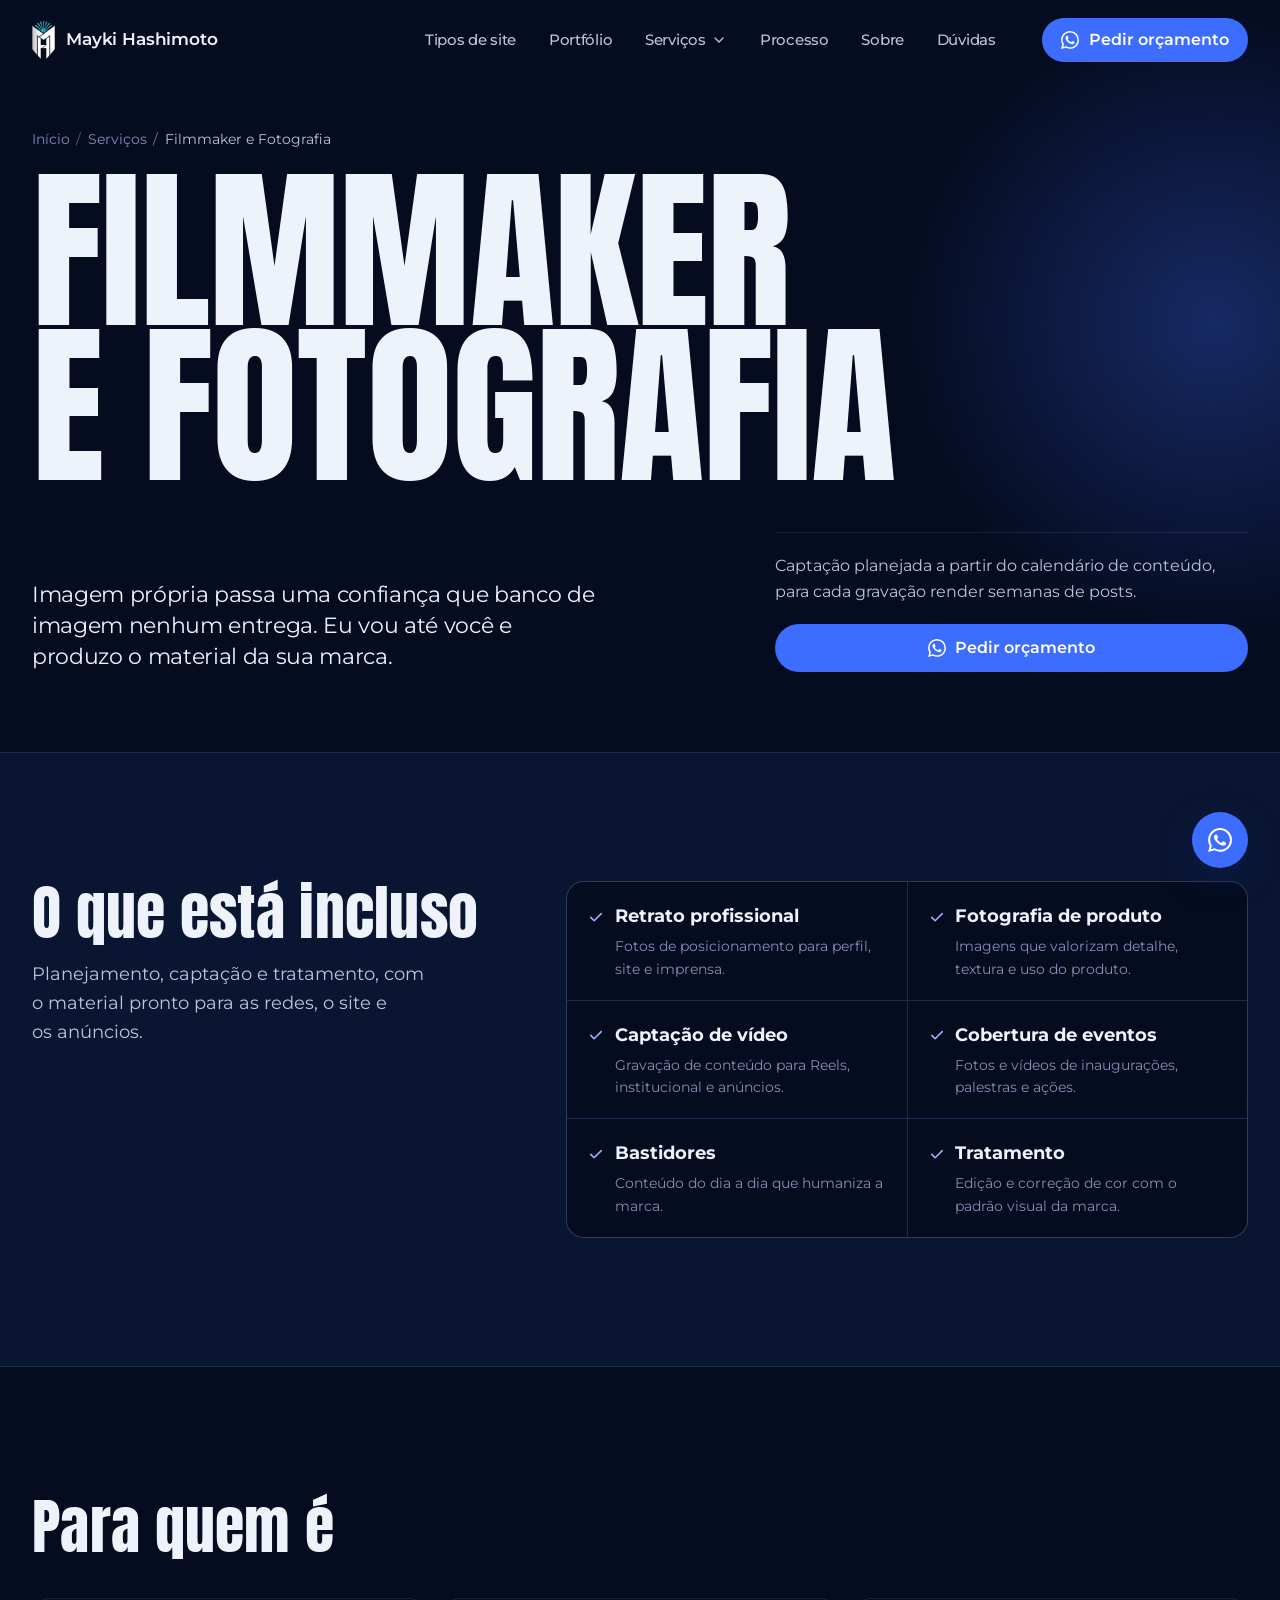
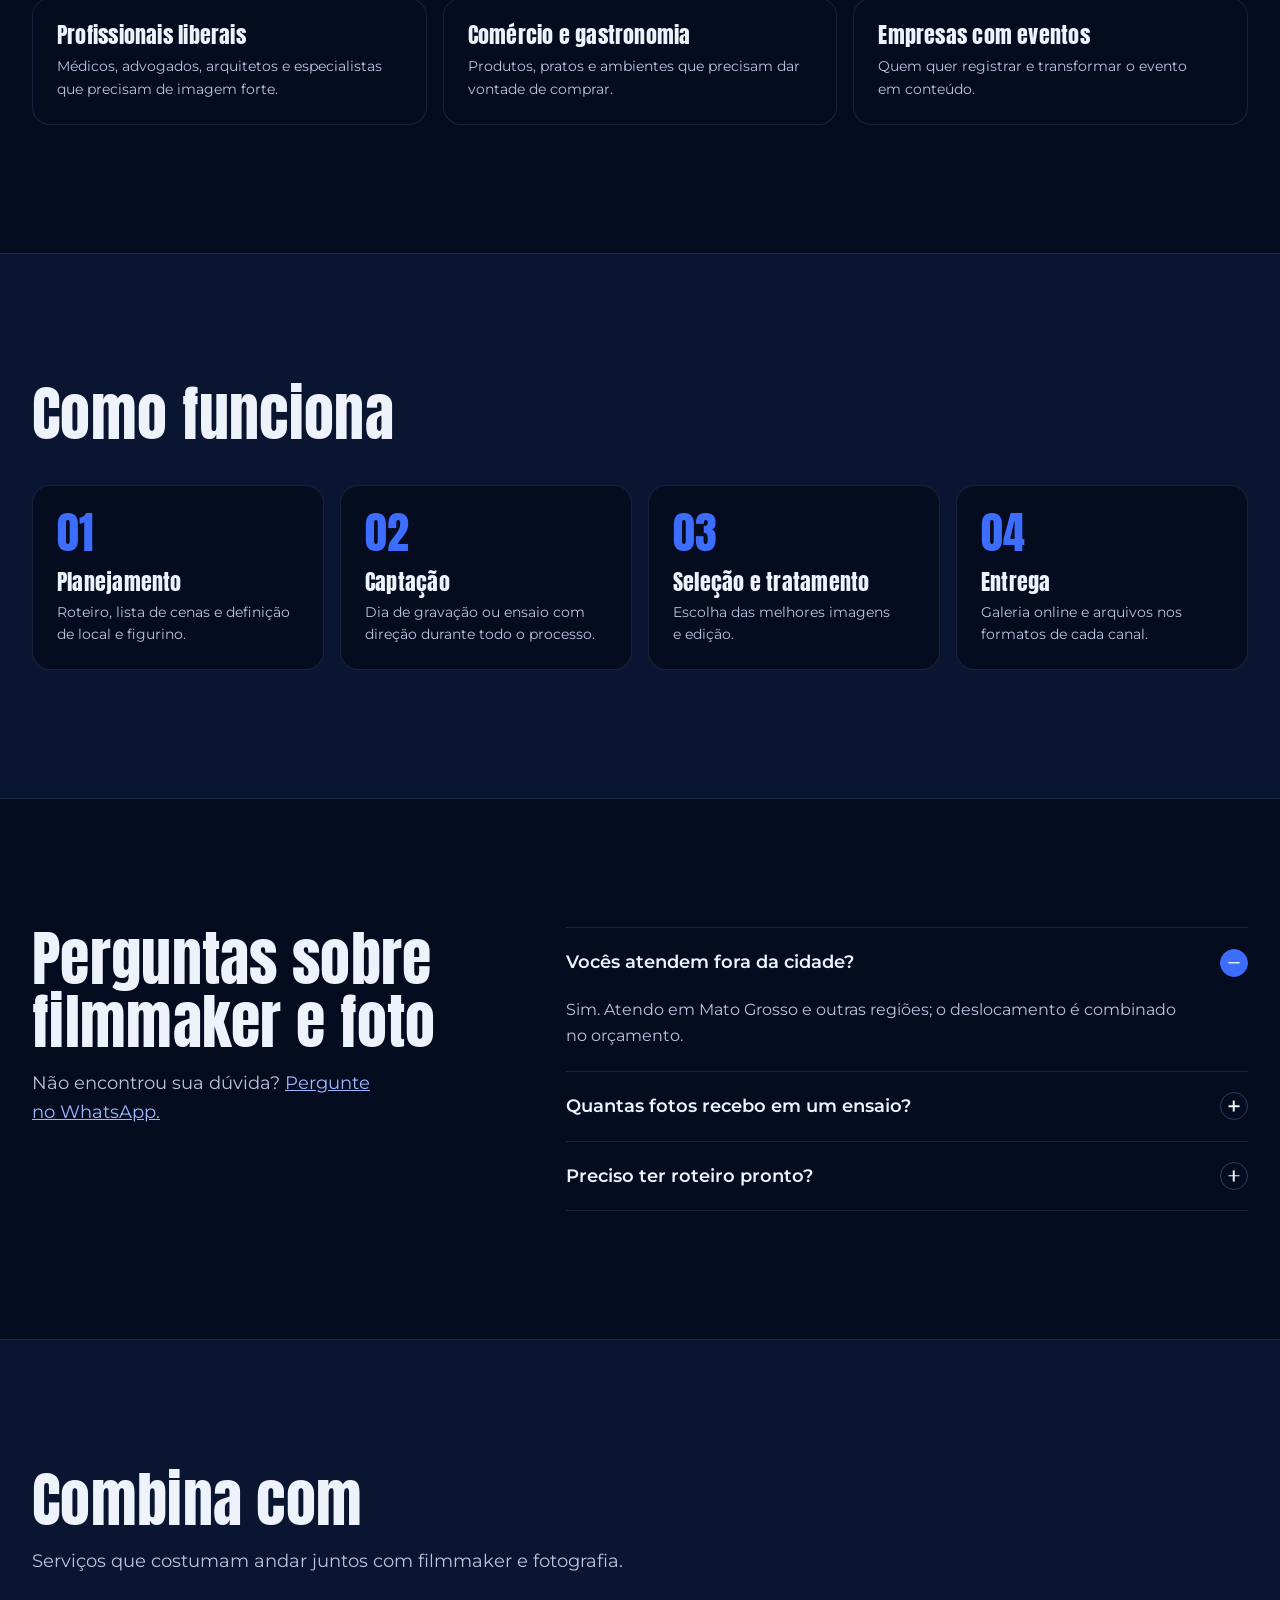
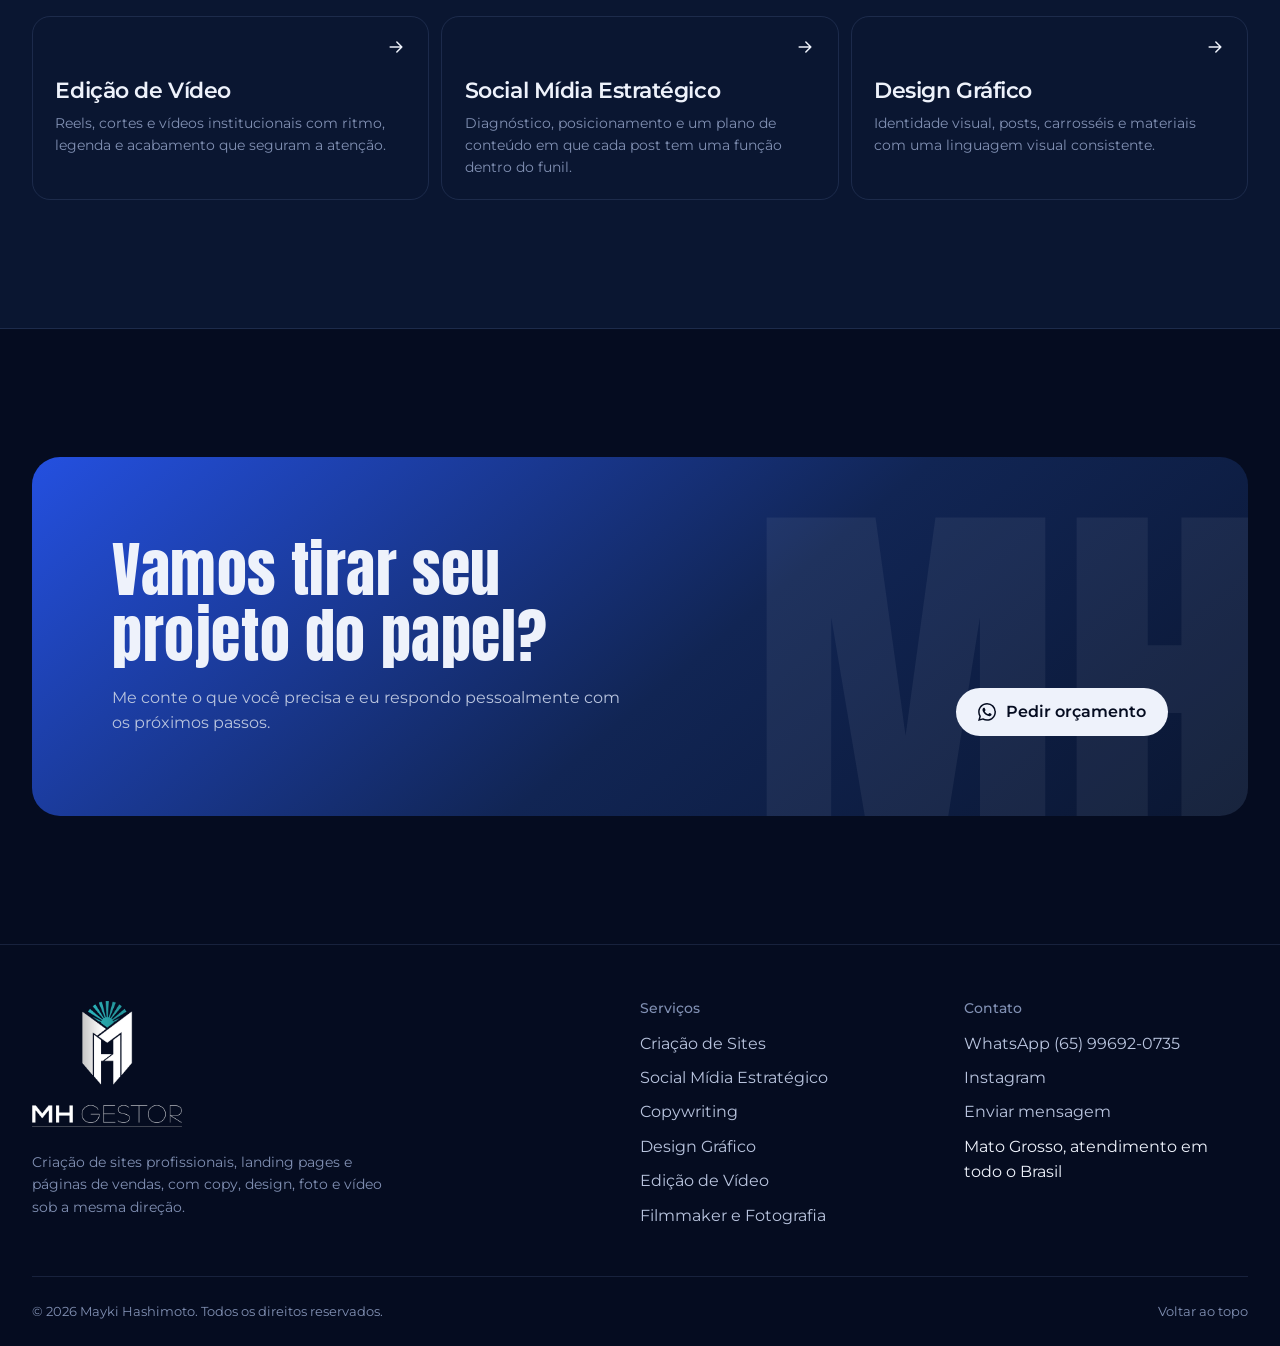
<file: filmmaker-fotografia.html>
<!doctype html>
<html lang="pt-BR">
<head>
<meta charset="utf-8">
<meta name="viewport" content="width=device-width, initial-scale=1, viewport-fit=cover">
<title>Filmmaker e Fotógrafo Profissional | Mayki Hashimoto</title>
<meta name="description" content="Captação de vídeo e fotografia profissional para marcas: retratos corporativos, fotos de produto, eventos e vídeos para redes sociais e anúncios.">
<meta name="keywords" content="filmmaker, fotógrafo profissional, fotografia corporativa, foto de produto, captação de vídeo">
<meta name="author" content="Mayki Hashimoto">
<meta name="robots" content="index, follow, max-image-preview:large">
<link rel="canonical" href="https://www.maykihashimoto.com.br/filmmaker-fotografia">
<meta name="theme-color" content="#050c20">
<meta name="geo.region" content="BR-MT">

<meta property="og:type" content="website">
<meta property="og:locale" content="pt_BR">
<meta property="og:site_name" content="Mayki Hashimoto">
<meta property="og:title" content="Filmmaker e Fotógrafo Profissional | Mayki Hashimoto">
<meta property="og:description" content="Captação de vídeo e fotografia profissional para marcas: retratos corporativos, fotos de produto, eventos e vídeos para redes sociais e anúncios.">
<meta property="og:url" content="https://www.maykihashimoto.com.br/filmmaker-fotografia">
<meta property="og:image" content="https://www.maykihashimoto.com.br/assets/og-image.jpg">
<meta property="og:image:width" content="1200">
<meta property="og:image:height" content="630">
<meta property="og:image:alt" content="Mayki Hashimoto, criação de sites profissionais">
<meta name="twitter:card" content="summary_large_image">
<meta name="twitter:title" content="Filmmaker e Fotógrafo Profissional | Mayki Hashimoto">
<meta name="twitter:description" content="Captação de vídeo e fotografia profissional para marcas: retratos corporativos, fotos de produto, eventos e vídeos para redes sociais e anúncios.">
<meta name="twitter:image" content="https://www.maykihashimoto.com.br/assets/og-image.jpg">

<link rel="icon" href="assets/favicon-32.png" sizes="32x32" type="image/png">
<link rel="apple-touch-icon" href="assets/apple-touch-icon.png">
<link rel="manifest" href="site.webmanifest">

<link rel="preconnect" href="https://fonts.googleapis.com">
<link rel="preconnect" href="https://fonts.gstatic.com" crossorigin>
<link rel="stylesheet" href="https://fonts.googleapis.com/css2?family=Anton&family=Montserrat:wght@400;500;600;700&display=swap">
<link rel="stylesheet" href="css/style.css">

<script type="application/ld+json">
{
 "@context": "https://schema.org",
 "@graph": [
  {
   "@type": "Service",
   "@id": "https://www.maykihashimoto.com.br/filmmaker-fotografia#servico",
   "name": "Filmmaker e Fotografia",
   "serviceType": "Filmmaker e Fotografia",
   "description": "Captação de vídeo e fotografia profissional para marcas: retratos corporativos, fotos de produto, eventos e vídeos para redes sociais e anúncios.",
   "url": "https://www.maykihashimoto.com.br/filmmaker-fotografia",
   "provider": {
    "@id": "https://www.maykihashimoto.com.br/#negocio"
   },
   "areaServed": [
    {
     "@type": "State",
     "name": "Mato Grosso"
    },
    {
     "@type": "Country",
     "name": "Brasil"
    }
   ],
   "hasOfferCatalog": {
    "@type": "OfferCatalog",
    "name": "Filmmaker e Fotografia",
    "itemListElement": [
     {
      "@type": "Offer",
      "itemOffered": {
       "@type": "Service",
       "name": "Retrato profissional",
       "description": "Fotos de posicionamento para perfil, site e imprensa."
      }
     },
     {
      "@type": "Offer",
      "itemOffered": {
       "@type": "Service",
       "name": "Fotografia de produto",
       "description": "Imagens que valorizam detalhe, textura e uso do produto."
      }
     },
     {
      "@type": "Offer",
      "itemOffered": {
       "@type": "Service",
       "name": "Captação de vídeo",
       "description": "Gravação de conteúdo para Reels, institucional e anúncios."
      }
     },
     {
      "@type": "Offer",
      "itemOffered": {
       "@type": "Service",
       "name": "Cobertura de eventos",
       "description": "Fotos e vídeos de inaugurações, palestras e ações."
      }
     },
     {
      "@type": "Offer",
      "itemOffered": {
       "@type": "Service",
       "name": "Bastidores",
       "description": "Conteúdo do dia a dia que humaniza a marca."
      }
     },
     {
      "@type": "Offer",
      "itemOffered": {
       "@type": "Service",
       "name": "Tratamento",
       "description": "Edição e correção de cor com o padrão visual da marca."
      }
     }
    ]
   }
  },
  {
   "@type": "BreadcrumbList",
   "itemListElement": [
    {
     "@type": "ListItem",
     "position": 1,
     "name": "Início",
     "item": "https://www.maykihashimoto.com.br/"
    },
    {
     "@type": "ListItem",
     "position": 2,
     "name": "Serviços",
     "item": "https://www.maykihashimoto.com.br/#servicos"
    },
    {
     "@type": "ListItem",
     "position": 3,
     "name": "Filmmaker e Fotografia",
     "item": "https://www.maykihashimoto.com.br/filmmaker-fotografia"
    }
   ]
  },
  {
   "@type": "FAQPage",
   "mainEntity": [
    {
     "@type": "Question",
     "name": "Vocês atendem fora da cidade?",
     "acceptedAnswer": {
      "@type": "Answer",
      "text": "Sim. Atendo em Mato Grosso e outras regiões; o deslocamento é combinado no orçamento."
     }
    },
    {
     "@type": "Question",
     "name": "Quantas fotos recebo em um ensaio?",
     "acceptedAnswer": {
      "@type": "Answer",
      "text": "Depende do pacote. A quantidade é definida antes, junto com o objetivo das fotos."
     }
    },
    {
     "@type": "Question",
     "name": "Preciso ter roteiro pronto?",
     "acceptedAnswer": {
      "@type": "Answer",
      "text": "Não. O planejamento da captação, incluindo roteiro e lista de cenas, faz parte do serviço."
     }
    }
   ]
  },
  {
   "@type": "ProfessionalService",
   "@id": "https://www.maykihashimoto.com.br/#negocio",
   "name": "Mayki Hashimoto",
   "description": "Criação de sites profissionais, landing pages e páginas de vendas, com copy, design, foto e vídeo feitos pela mesma equipe.",
   "url": "https://www.maykihashimoto.com.br/",
   "image": "https://www.maykihashimoto.com.br/assets/og-image.jpg",
   "logo": "https://www.maykihashimoto.com.br/assets/apple-touch-icon.png",
   "telephone": "+55 65 99692-0735",
   "priceRange": "$$",
   "address": {
    "@type": "PostalAddress",
    "addressRegion": "MT",
    "addressCountry": "BR"
   },
   "areaServed": [
    {
     "@type": "State",
     "name": "Mato Grosso"
    },
    {
     "@type": "Country",
     "name": "Brasil"
    }
   ],
   "founder": {
    "@id": "https://www.maykihashimoto.com.br/#mayki"
   },
   "contactPoint": {
    "@type": "ContactPoint",
    "telephone": "+55 65 99692-0735",
    "contactType": "customer service",
    "availableLanguage": "Portuguese"
   },
   "hasOfferCatalog": {
    "@type": "OfferCatalog",
    "name": "Serviços",
    "itemListElement": [
     {
      "@type": "Offer",
      "itemOffered": {
       "@type": "Service",
       "name": "Social Mídia Estratégico",
       "url": "https://www.maykihashimoto.com.br/social-media"
      }
     },
     {
      "@type": "Offer",
      "itemOffered": {
       "@type": "Service",
       "name": "Criação de Sites",
       "url": "https://www.maykihashimoto.com.br/criacao-de-sites"
      }
     },
     {
      "@type": "Offer",
      "itemOffered": {
       "@type": "Service",
       "name": "Edição de Vídeo",
       "url": "https://www.maykihashimoto.com.br/edicao-de-video"
      }
     },
     {
      "@type": "Offer",
      "itemOffered": {
       "@type": "Service",
       "name": "Copywriting",
       "url": "https://www.maykihashimoto.com.br/copywriting"
      }
     },
     {
      "@type": "Offer",
      "itemOffered": {
       "@type": "Service",
       "name": "Design Gráfico",
       "url": "https://www.maykihashimoto.com.br/design-grafico"
      }
     },
     {
      "@type": "Offer",
      "itemOffered": {
       "@type": "Service",
       "name": "Filmmaker e Fotografia",
       "url": "https://www.maykihashimoto.com.br/filmmaker-fotografia"
      }
     }
    ]
   }
  }
 ]
}
</script>
</head>
<body>
<a class="skip-link" href="#conteudo">Pular para o conteúdo</a>
<header class="site-header" data-header>
  <div class="container header-inner">
    <a class="brand" href="index.html" aria-label="Mayki Hashimoto, página inicial">
      <img class="brand-mark" src="assets/img/logo-simbolo.png" alt="" width="72" height="120">
      <span class="brand-name">Mayki Hashimoto</span>
    </a>
    <button class="menu-toggle" type="button" aria-expanded="false" aria-controls="menu" data-menu-toggle>
      <span class="sr-only">Abrir menu</span><span class="menu-icon" aria-hidden="true"></span>
    </button>
    <nav class="site-nav" id="menu" aria-label="Principal" data-menu>
      <ul class="nav-list">
        <li><a href="index.html#sites">Tipos de site</a></li>
        <li><a href="index.html#portfolio">Portfólio</a></li>
        <li class="has-sub">
          <button class="nav-sub-toggle" type="button" aria-expanded="false" data-sub-toggle>Serviços <svg viewBox="0 0 24 24" fill="none" stroke="currentColor" stroke-width="2" stroke-linecap="round" aria-hidden="true"><path d="m6 9 6 6 6-6"/></svg></button>
          <ul class="nav-sub">
          <li><a href="criacao-de-sites.html">Criação de Sites</a></li>
          <li><a href="social-media.html">Social Mídia Estratégico</a></li>
          <li><a href="copywriting.html">Copywriting</a></li>
          <li><a href="design-grafico.html">Design Gráfico</a></li>
          <li><a href="edicao-de-video.html">Edição de Vídeo</a></li>
          <li><a href="filmmaker-fotografia.html" aria-current="page">Filmmaker e Fotografia</a></li>
          </ul>
        </li>
        <li><a href="index.html#processo">Processo</a></li>
        <li><a href="index.html#sobre">Sobre</a></li>
        <li><a href="index.html#duvidas">Dúvidas</a></li>
      </ul>
      <a class="btn btn--primary nav-cta" href="https://wa.me/5565996920735?text=Ol%C3%A1%2C%20Mayki!%20Vim%20pelo%20site%20e%20quero%20um%20or%C3%A7amento%20de%20site." target="_blank" rel="noopener"><svg class="ico-wa" viewBox="0 0 24 24" fill="currentColor" aria-hidden="true"><path d="M17.472 14.382c-.297-.149-1.758-.867-2.03-.967-.273-.099-.471-.148-.67.15-.197.297-.767.966-.94 1.164-.173.199-.347.223-.644.075-.297-.15-1.255-.463-2.39-1.475-.883-.788-1.48-1.761-1.653-2.059-.173-.297-.018-.458.13-.606.134-.133.298-.347.446-.52.149-.174.198-.298.298-.497.099-.198.05-.371-.025-.52-.075-.149-.669-1.612-.916-2.207-.242-.579-.487-.5-.669-.51-.173-.008-.371-.01-.57-.01-.198 0-.52.074-.792.372-.272.297-1.04 1.016-1.04 2.479 0 1.462 1.065 2.875 1.213 3.074.149.198 2.096 3.2 5.077 4.487.709.306 1.262.489 1.694.625.712.227 1.36.195 1.871.118.571-.085 1.758-.719 2.006-1.413.248-.694.248-1.289.173-1.413-.074-.124-.272-.198-.57-.347m-5.421 7.403h-.004a9.87 9.87 0 0 1-5.031-1.378l-.361-.214-3.741.982.998-3.648-.235-.374a9.86 9.86 0 0 1-1.51-5.26c.001-5.45 4.436-9.884 9.888-9.884 2.64 0 5.122 1.03 6.988 2.898a9.825 9.825 0 0 1 2.893 6.994c-.003 5.45-4.437 9.884-9.885 9.884m8.413-18.297A11.815 11.815 0 0 0 12.05 0C5.495 0 .16 5.335.157 11.892c0 2.096.547 4.142 1.588 5.945L.057 24l6.305-1.654a11.882 11.882 0 0 0 5.683 1.448h.005c6.554 0 11.89-5.335 11.893-11.893a11.821 11.821 0 0 0-3.48-8.413Z"/></svg> Pedir orçamento</a>
    </nav>
  </div>
</header>
<main id="conteudo">

<section class="page-hero" aria-labelledby="page-title">
  <div class="container">
    <nav class="breadcrumb" aria-label="Você está em">
      <ol><li><a href="index.html">Início</a></li><li><a href="index.html#servicos">Serviços</a></li><li aria-current="page">Filmmaker e Fotografia</li></ol>
    </nav>
    <h1 class="page-title" id="page-title">Filmmaker e fotografia</h1>
    <div class="page-hero-grid">
      <p class="page-lead">Imagem própria passa uma confiança que banco de imagem nenhum entrega. Eu vou até você e produzo o material da sua marca.</p>
      <div class="page-hero-aside">
        <p>Captação planejada a partir do calendário de conteúdo, para cada gravação render semanas de posts.</p>
        <a class="btn btn--primary" href="https://wa.me/5565996920735?text=Ol%C3%A1%2C%20Mayki%21%20Vim%20pelo%20site%20e%20quero%20um%20or%C3%A7amento%20de%20Filmmaker%20e%20Fotografia." target="_blank" rel="noopener"><svg class="ico-wa" viewBox="0 0 24 24" fill="currentColor" aria-hidden="true"><path d="M17.472 14.382c-.297-.149-1.758-.867-2.03-.967-.273-.099-.471-.148-.67.15-.197.297-.767.966-.94 1.164-.173.199-.347.223-.644.075-.297-.15-1.255-.463-2.39-1.475-.883-.788-1.48-1.761-1.653-2.059-.173-.297-.018-.458.13-.606.134-.133.298-.347.446-.52.149-.174.198-.298.298-.497.099-.198.05-.371-.025-.52-.075-.149-.669-1.612-.916-2.207-.242-.579-.487-.5-.669-.51-.173-.008-.371-.01-.57-.01-.198 0-.52.074-.792.372-.272.297-1.04 1.016-1.04 2.479 0 1.462 1.065 2.875 1.213 3.074.149.198 2.096 3.2 5.077 4.487.709.306 1.262.489 1.694.625.712.227 1.36.195 1.871.118.571-.085 1.758-.719 2.006-1.413.248-.694.248-1.289.173-1.413-.074-.124-.272-.198-.57-.347m-5.421 7.403h-.004a9.87 9.87 0 0 1-5.031-1.378l-.361-.214-3.741.982.998-3.648-.235-.374a9.86 9.86 0 0 1-1.51-5.26c.001-5.45 4.436-9.884 9.888-9.884 2.64 0 5.122 1.03 6.988 2.898a9.825 9.825 0 0 1 2.893 6.994c-.003 5.45-4.437 9.884-9.885 9.884m8.413-18.297A11.815 11.815 0 0 0 12.05 0C5.495 0 .16 5.335.157 11.892c0 2.096.547 4.142 1.588 5.945L.057 24l6.305-1.654a11.882 11.882 0 0 0 5.683 1.448h.005c6.554 0 11.89-5.335 11.893-11.893a11.821 11.821 0 0 0-3.48-8.413Z"/></svg> Pedir orçamento</a>
      </div>
    </div>
  </div>
</section>

<section class="section section--alt" aria-labelledby="inclui-title">
  <div class="container split">
    <div>
      <h2 class="section-title" id="inclui-title">O que está incluso</h2>
      <p class="section-lead">Planejamento, captação e tratamento, com o material pronto para as redes, o site e os anúncios.</p>
    </div>
      <ul class="deliverables">
        <li><strong><svg viewBox="0 0 24 24" fill="none" stroke="currentColor" stroke-width="2" stroke-linecap="round" stroke-linejoin="round" aria-hidden="true"><path d="m5 12.5 4.5 4.5L19 7.5"/></svg>Retrato profissional</strong><span>Fotos de posicionamento para perfil, site e imprensa.</span></li>
        <li><strong><svg viewBox="0 0 24 24" fill="none" stroke="currentColor" stroke-width="2" stroke-linecap="round" stroke-linejoin="round" aria-hidden="true"><path d="m5 12.5 4.5 4.5L19 7.5"/></svg>Fotografia de produto</strong><span>Imagens que valorizam detalhe, textura e uso do produto.</span></li>
        <li><strong><svg viewBox="0 0 24 24" fill="none" stroke="currentColor" stroke-width="2" stroke-linecap="round" stroke-linejoin="round" aria-hidden="true"><path d="m5 12.5 4.5 4.5L19 7.5"/></svg>Captação de vídeo</strong><span>Gravação de conteúdo para Reels, institucional e anúncios.</span></li>
        <li><strong><svg viewBox="0 0 24 24" fill="none" stroke="currentColor" stroke-width="2" stroke-linecap="round" stroke-linejoin="round" aria-hidden="true"><path d="m5 12.5 4.5 4.5L19 7.5"/></svg>Cobertura de eventos</strong><span>Fotos e vídeos de inaugurações, palestras e ações.</span></li>
        <li><strong><svg viewBox="0 0 24 24" fill="none" stroke="currentColor" stroke-width="2" stroke-linecap="round" stroke-linejoin="round" aria-hidden="true"><path d="m5 12.5 4.5 4.5L19 7.5"/></svg>Bastidores</strong><span>Conteúdo do dia a dia que humaniza a marca.</span></li>
        <li><strong><svg viewBox="0 0 24 24" fill="none" stroke="currentColor" stroke-width="2" stroke-linecap="round" stroke-linejoin="round" aria-hidden="true"><path d="m5 12.5 4.5 4.5L19 7.5"/></svg>Tratamento</strong><span>Edição e correção de cor com o padrão visual da marca.</span></li>
      </ul>
  </div>
</section>

<section class="section" aria-labelledby="publico-title">
  <div class="container">
    <div class="section-head">
      <h2 class="section-title" id="publico-title">Para quem é</h2>
    </div>
      <div class="audience">
        <article><h3>Profissionais liberais</h3><p>Médicos, advogados, arquitetos e especialistas que precisam de imagem forte.</p></article>
        <article><h3>Comércio e gastronomia</h3><p>Produtos, pratos e ambientes que precisam dar vontade de comprar.</p></article>
        <article><h3>Empresas com eventos</h3><p>Quem quer registrar e transformar o evento em conteúdo.</p></article>
      </div>
  </div>
</section>

<section class="section section--alt" aria-labelledby="etapas-title">
  <div class="container">
    <div class="section-head">
      <h2 class="section-title" id="etapas-title">Como funciona</h2>
    </div>
      <ol class="steps">
        <li class="step"><h3>Planejamento</h3><p>Roteiro, lista de cenas e definição de local e figurino.</p></li>
        <li class="step"><h3>Captação</h3><p>Dia de gravação ou ensaio com direção durante todo o processo.</p></li>
        <li class="step"><h3>Seleção e tratamento</h3><p>Escolha das melhores imagens e edição.</p></li>
        <li class="step"><h3>Entrega</h3><p>Galeria online e arquivos nos formatos de cada canal.</p></li>
      </ol>
  </div>
</section>

<section class="section" aria-labelledby="faq-title">
  <div class="container faq-layout">
    <div>
      <h2 class="section-title" id="faq-title">Perguntas sobre filmmaker e foto</h2>
      <p class="section-lead">Não encontrou sua dúvida? <a href="https://wa.me/5565996920735?text=Ol%C3%A1%2C%20Mayki%21%20Vim%20pelo%20site%20e%20quero%20um%20or%C3%A7amento%20de%20Filmmaker%20e%20Fotografia." target="_blank" rel="noopener" style="color:var(--accent-soft);text-decoration:underline">Pergunte no WhatsApp.</a></p>
    </div>
      <div class="faq">
        <details open>
          <summary>Vocês atendem fora da cidade?<span class="plus" aria-hidden="true"></span></summary>
          <p class="answer">Sim. Atendo em Mato Grosso e outras regiões; o deslocamento é combinado no orçamento.</p>
        </details>
        <details>
          <summary>Quantas fotos recebo em um ensaio?<span class="plus" aria-hidden="true"></span></summary>
          <p class="answer">Depende do pacote. A quantidade é definida antes, junto com o objetivo das fotos.</p>
        </details>
        <details>
          <summary>Preciso ter roteiro pronto?<span class="plus" aria-hidden="true"></span></summary>
          <p class="answer">Não. O planejamento da captação, incluindo roteiro e lista de cenas, faz parte do serviço.</p>
        </details>
      </div>
  </div>
</section>

<section class="section section--alt" aria-labelledby="combina-title">
  <div class="container">
    <div class="section-head">
      <h2 class="section-title" id="combina-title">Combina com</h2>
      <p class="section-lead">Serviços que costumam andar juntos com filmmaker e fotografia.</p>
    </div>
      <div class="related">
        <a href="edicao-de-video.html"><svg viewBox="0 0 24 24" fill="none" stroke="currentColor" stroke-width="1.8" stroke-linecap="round" stroke-linejoin="round" aria-hidden="true"><path d="M5 12h14M13 6l6 6-6 6"/></svg><span>Edição de Vídeo<small>Reels, cortes e vídeos institucionais com ritmo, legenda e acabamento que seguram a atenção.</small></span></a>
        <a href="social-media.html"><svg viewBox="0 0 24 24" fill="none" stroke="currentColor" stroke-width="1.8" stroke-linecap="round" stroke-linejoin="round" aria-hidden="true"><path d="M5 12h14M13 6l6 6-6 6"/></svg><span>Social Mídia Estratégico<small>Diagnóstico, posicionamento e um plano de conteúdo em que cada post tem uma função dentro do funil.</small></span></a>
        <a href="design-grafico.html"><svg viewBox="0 0 24 24" fill="none" stroke="currentColor" stroke-width="1.8" stroke-linecap="round" stroke-linejoin="round" aria-hidden="true"><path d="M5 12h14M13 6l6 6-6 6"/></svg><span>Design Gráfico<small>Identidade visual, posts, carrosséis e materiais com uma linguagem visual consistente.</small></span></a>
      </div>
  </div>
</section>

</main>
<section class="cta-band" aria-labelledby="cta-title">
  <div class="container">
    <div class="cta-box">
      <div>
        <h2 id="cta-title">Vamos tirar seu projeto do papel?</h2>
        <p>Me conte o que você precisa e eu respondo pessoalmente com os próximos passos.</p>
      </div>
      <a class="btn btn--light" href="https://wa.me/5565996920735?text=Ol%C3%A1%2C%20Mayki%21%20Vim%20pelo%20site%20e%20quero%20um%20or%C3%A7amento%20de%20Filmmaker%20e%20Fotografia." target="_blank" rel="noopener"><svg class="ico-wa" viewBox="0 0 24 24" fill="currentColor" aria-hidden="true"><path d="M17.472 14.382c-.297-.149-1.758-.867-2.03-.967-.273-.099-.471-.148-.67.15-.197.297-.767.966-.94 1.164-.173.199-.347.223-.644.075-.297-.15-1.255-.463-2.39-1.475-.883-.788-1.48-1.761-1.653-2.059-.173-.297-.018-.458.13-.606.134-.133.298-.347.446-.52.149-.174.198-.298.298-.497.099-.198.05-.371-.025-.52-.075-.149-.669-1.612-.916-2.207-.242-.579-.487-.5-.669-.51-.173-.008-.371-.01-.57-.01-.198 0-.52.074-.792.372-.272.297-1.04 1.016-1.04 2.479 0 1.462 1.065 2.875 1.213 3.074.149.198 2.096 3.2 5.077 4.487.709.306 1.262.489 1.694.625.712.227 1.36.195 1.871.118.571-.085 1.758-.719 2.006-1.413.248-.694.248-1.289.173-1.413-.074-.124-.272-.198-.57-.347m-5.421 7.403h-.004a9.87 9.87 0 0 1-5.031-1.378l-.361-.214-3.741.982.998-3.648-.235-.374a9.86 9.86 0 0 1-1.51-5.26c.001-5.45 4.436-9.884 9.888-9.884 2.64 0 5.122 1.03 6.988 2.898a9.825 9.825 0 0 1 2.893 6.994c-.003 5.45-4.437 9.884-9.885 9.884m8.413-18.297A11.815 11.815 0 0 0 12.05 0C5.495 0 .16 5.335.157 11.892c0 2.096.547 4.142 1.588 5.945L.057 24l6.305-1.654a11.882 11.882 0 0 0 5.683 1.448h.005c6.554 0 11.89-5.335 11.893-11.893a11.821 11.821 0 0 0-3.48-8.413Z"/></svg> Pedir orçamento</a>
    </div>
  </div>
</section>
<footer class="site-footer">
  <div class="container footer-grid">
    <div class="footer-brand">
      <a class="footer-logo" href="index.html" aria-label="Mayki Hashimoto, página inicial"><img src="assets/img/logo-mh-gestor.png" alt="MH Gestor, Mayki Hashimoto" width="440" height="371" loading="lazy" decoding="async"></a>
      <p>Criação de sites profissionais, landing pages e páginas de vendas, com copy, design, foto e vídeo sob a mesma direção.</p>
    </div>
    <nav aria-label="Serviços">
      <h2 class="footer-title">Serviços</h2>
      <ul class="footer-links">
        <li><a href="criacao-de-sites.html">Criação de Sites</a></li>
        <li><a href="social-media.html">Social Mídia Estratégico</a></li>
        <li><a href="copywriting.html">Copywriting</a></li>
        <li><a href="design-grafico.html">Design Gráfico</a></li>
        <li><a href="edicao-de-video.html">Edição de Vídeo</a></li>
        <li><a href="filmmaker-fotografia.html">Filmmaker e Fotografia</a></li>
      </ul>
    </nav>
    <div>
      <h2 class="footer-title">Contato</h2>
      <ul class="footer-links">
        <li><a href="https://wa.me/5565996920735?text=Ol%C3%A1%2C%20Mayki%21" target="_blank" rel="noopener">WhatsApp (65) 99692-0735</a></li>
        <li><a href="https://www.instagram.com/" data-instagram target="_blank" rel="noopener">Instagram</a></li>
        <li><a href="index.html#contato">Enviar mensagem</a></li>
        <li>Mato Grosso, atendimento em todo o Brasil</li>
      </ul>
    </div>
  </div>
  <div class="container footer-bottom">
    <p>© <span data-year>2026</span> Mayki Hashimoto. Todos os direitos reservados.</p>
    <a href="#conteudo">Voltar ao topo</a>
  </div>
</footer>
<a class="wa-float" href="https://wa.me/5565996920735?text=Ol%C3%A1%2C%20Mayki%21%20Vim%20pelo%20site." target="_blank" rel="noopener" aria-label="Conversar no WhatsApp"><svg class="ico-wa" viewBox="0 0 24 24" fill="currentColor" aria-hidden="true"><path d="M17.472 14.382c-.297-.149-1.758-.867-2.03-.967-.273-.099-.471-.148-.67.15-.197.297-.767.966-.94 1.164-.173.199-.347.223-.644.075-.297-.15-1.255-.463-2.39-1.475-.883-.788-1.48-1.761-1.653-2.059-.173-.297-.018-.458.13-.606.134-.133.298-.347.446-.52.149-.174.198-.298.298-.497.099-.198.05-.371-.025-.52-.075-.149-.669-1.612-.916-2.207-.242-.579-.487-.5-.669-.51-.173-.008-.371-.01-.57-.01-.198 0-.52.074-.792.372-.272.297-1.04 1.016-1.04 2.479 0 1.462 1.065 2.875 1.213 3.074.149.198 2.096 3.2 5.077 4.487.709.306 1.262.489 1.694.625.712.227 1.36.195 1.871.118.571-.085 1.758-.719 2.006-1.413.248-.694.248-1.289.173-1.413-.074-.124-.272-.198-.57-.347m-5.421 7.403h-.004a9.87 9.87 0 0 1-5.031-1.378l-.361-.214-3.741.982.998-3.648-.235-.374a9.86 9.86 0 0 1-1.51-5.26c.001-5.45 4.436-9.884 9.888-9.884 2.64 0 5.122 1.03 6.988 2.898a9.825 9.825 0 0 1 2.893 6.994c-.003 5.45-4.437 9.884-9.885 9.884m8.413-18.297A11.815 11.815 0 0 0 12.05 0C5.495 0 .16 5.335.157 11.892c0 2.096.547 4.142 1.588 5.945L.057 24l6.305-1.654a11.882 11.882 0 0 0 5.683 1.448h.005c6.554 0 11.89-5.335 11.893-11.893a11.821 11.821 0 0 0-3.48-8.413Z"/></svg></a>
<script src="js/main.js" defer></script>
</body>
</html>
</file>
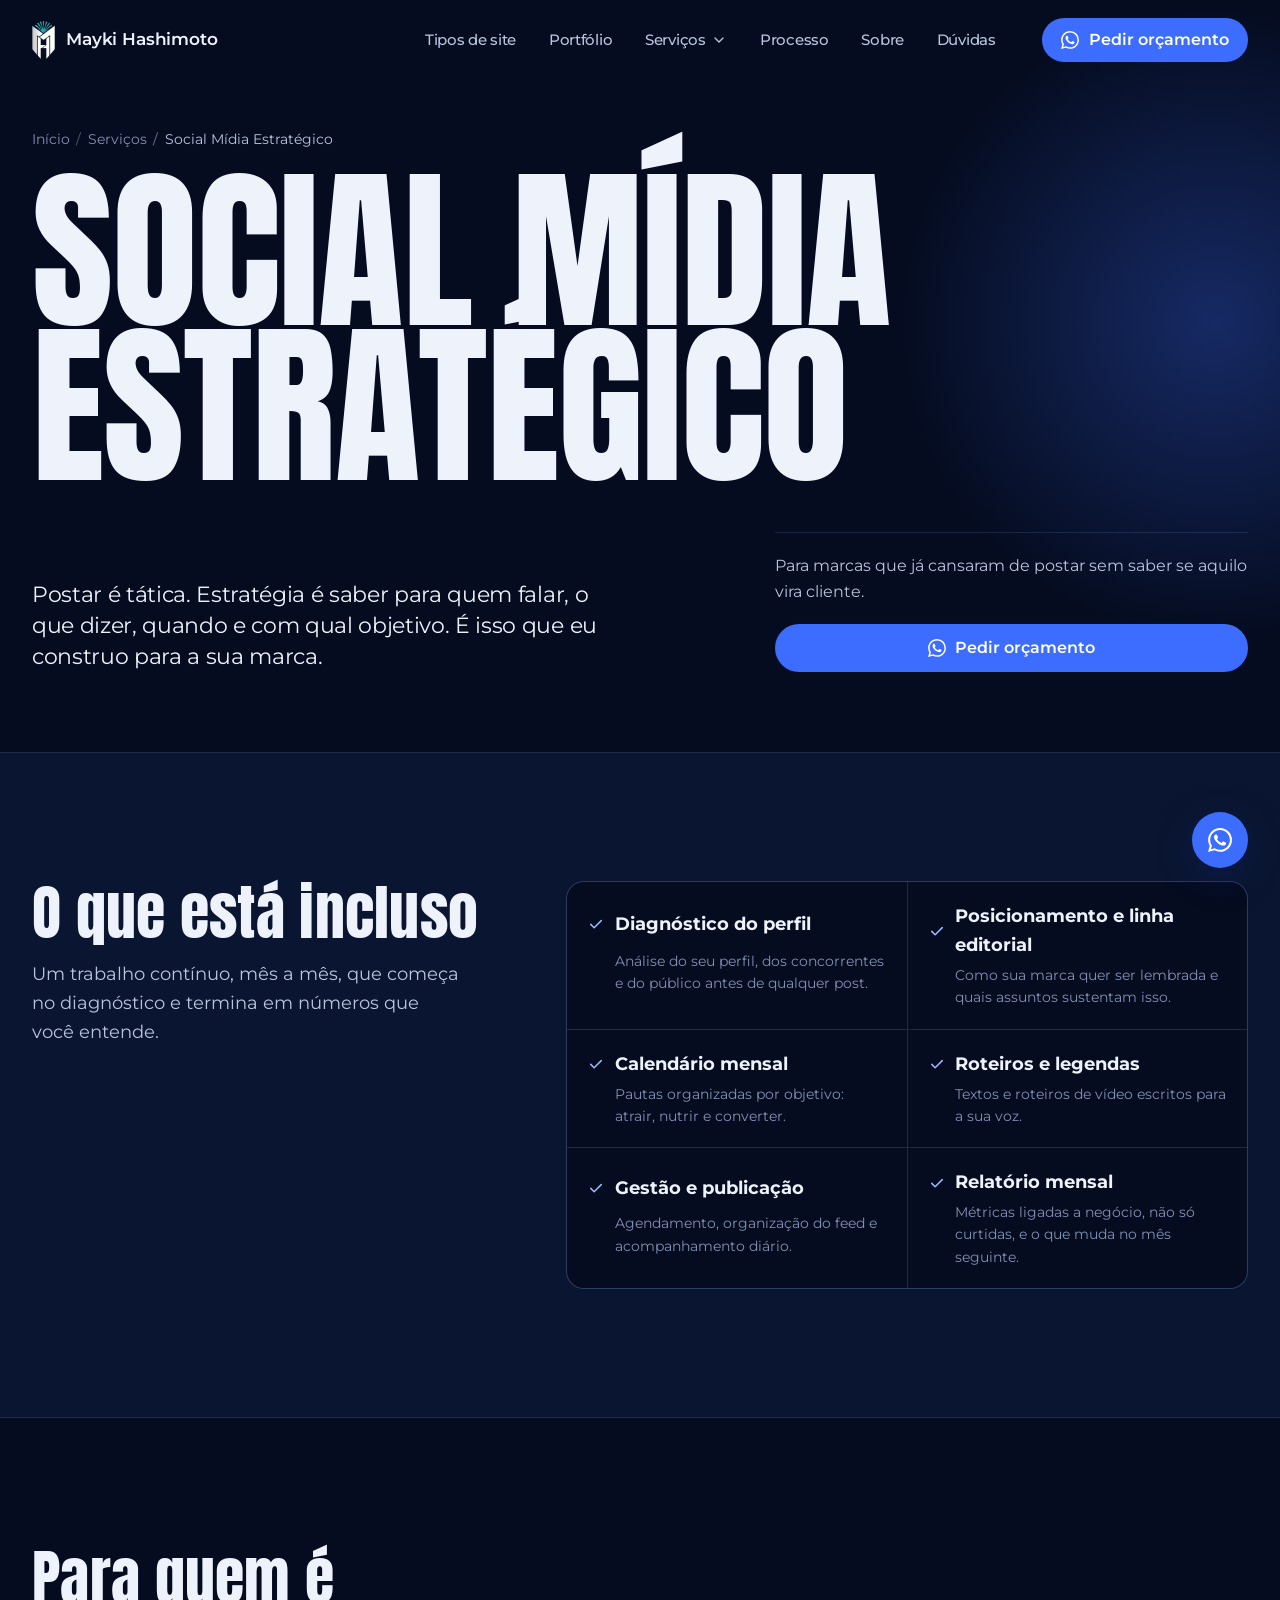
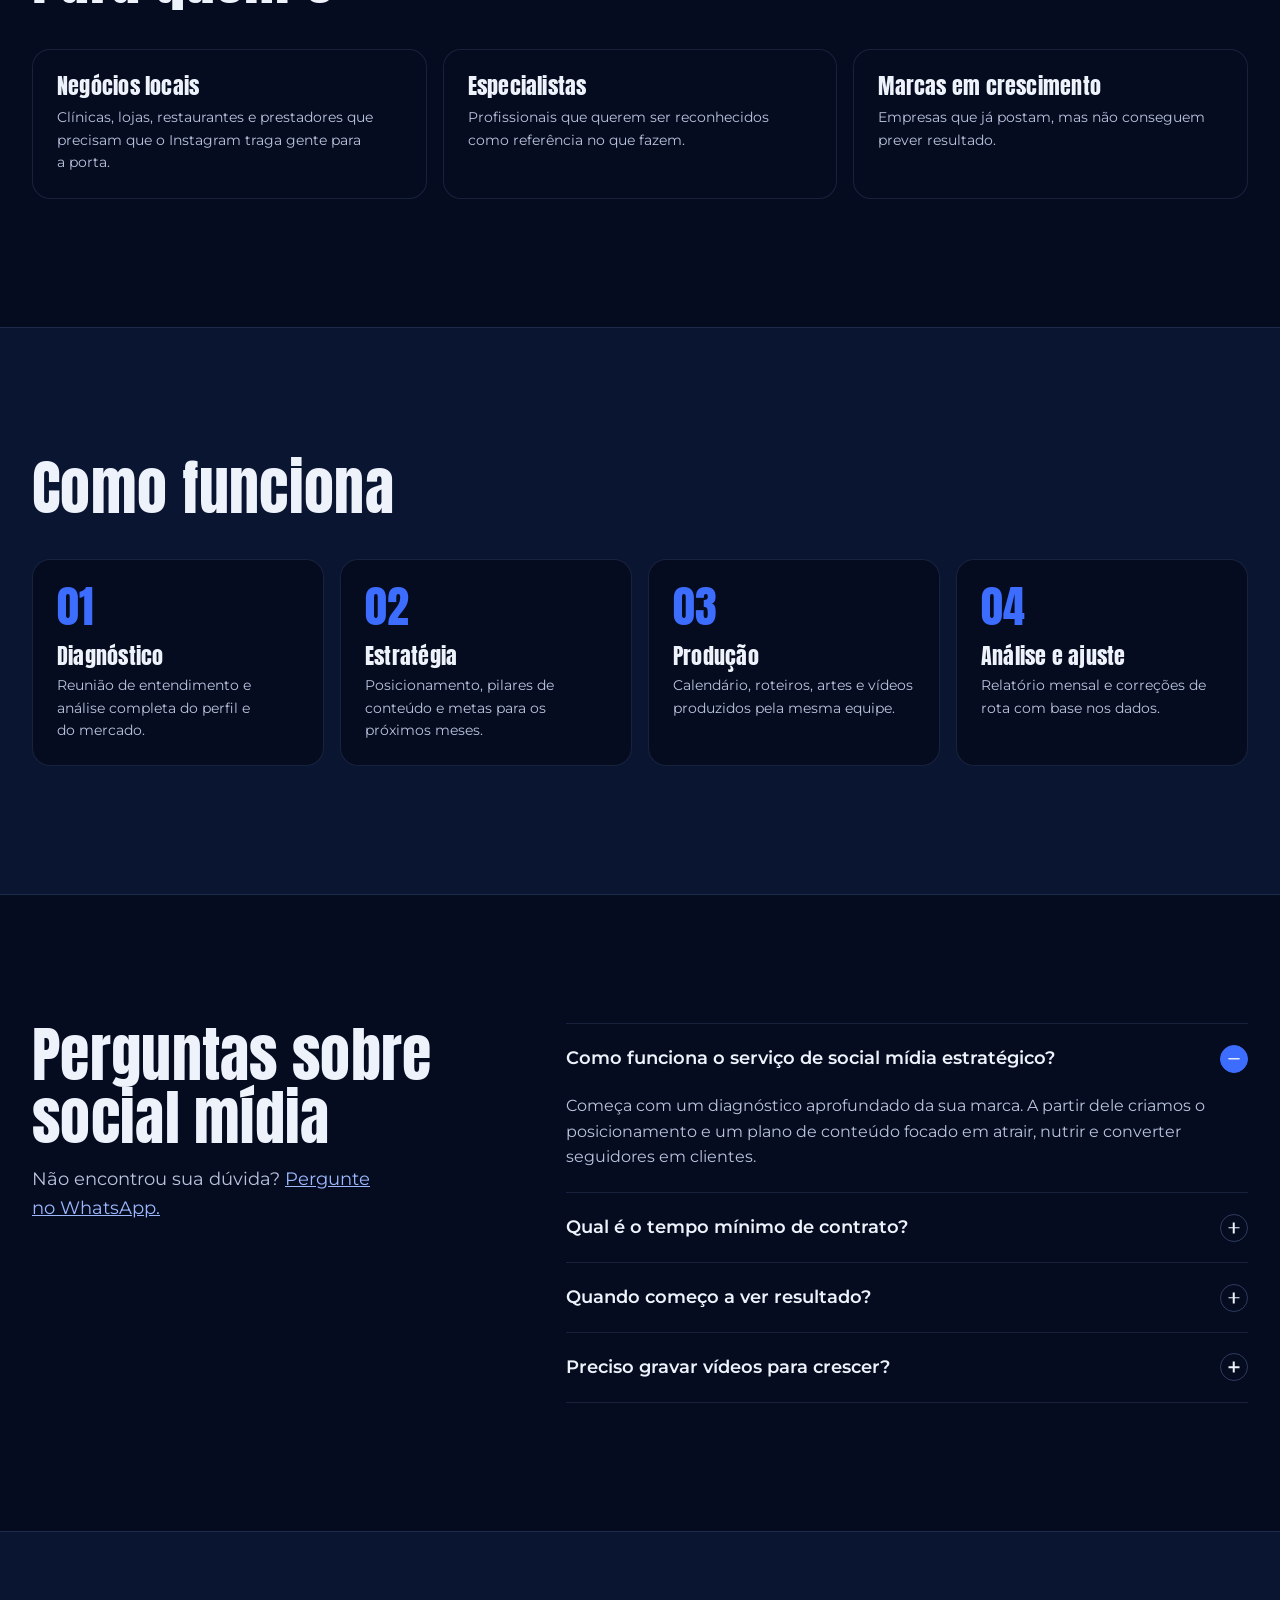
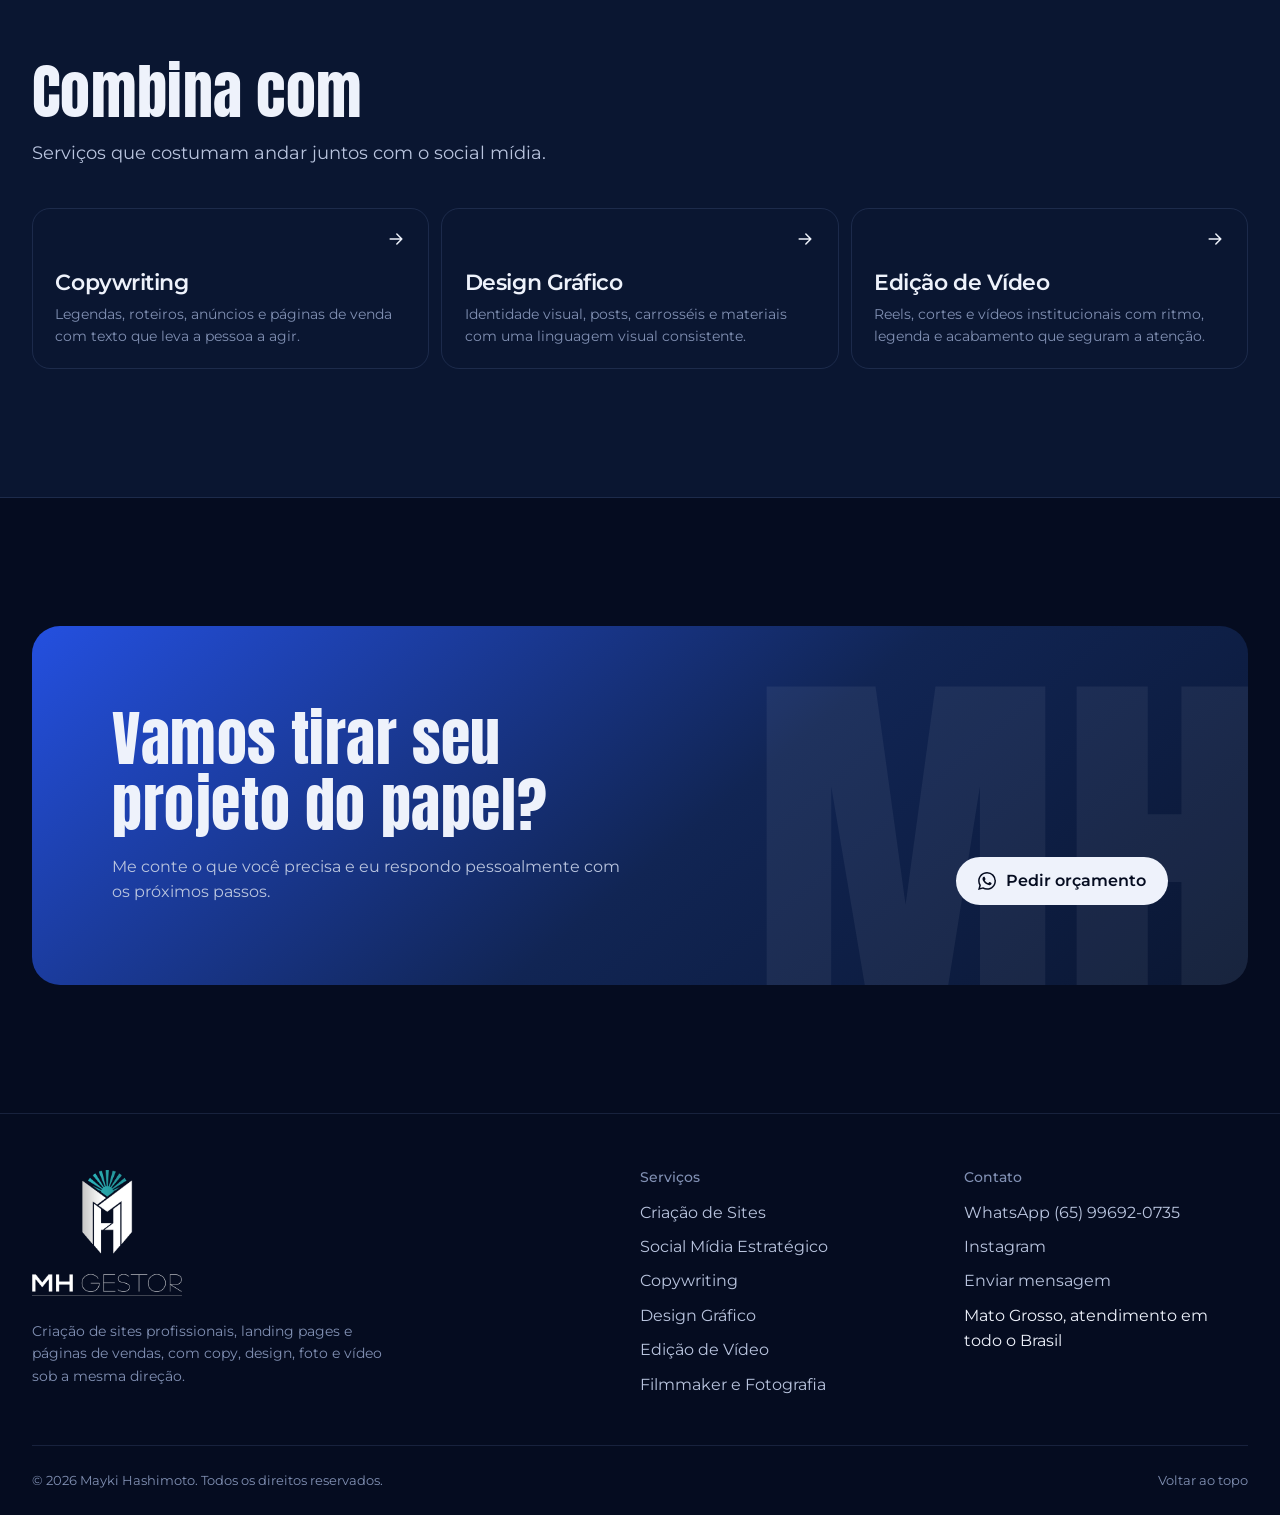
<file: social-media.html>
<!doctype html>
<html lang="pt-BR">
<head>
<meta charset="utf-8">
<meta name="viewport" content="width=device-width, initial-scale=1, viewport-fit=cover">
<title>Social Mídia Estratégico | Mayki Hashimoto</title>
<meta name="description" content="Gestão estratégica de redes sociais com diagnóstico, posicionamento, calendário e relatório mensal. Social mídia para marcas que querem crescer com método.">
<meta name="keywords" content="social mídia, social media estratégico, gestão de instagram, marketing digital Mato Grosso">
<meta name="author" content="Mayki Hashimoto">
<meta name="robots" content="index, follow, max-image-preview:large">
<link rel="canonical" href="https://www.maykihashimoto.com.br/social-media">
<meta name="theme-color" content="#050c20">
<meta name="geo.region" content="BR-MT">

<meta property="og:type" content="website">
<meta property="og:locale" content="pt_BR">
<meta property="og:site_name" content="Mayki Hashimoto">
<meta property="og:title" content="Social Mídia Estratégico | Mayki Hashimoto">
<meta property="og:description" content="Gestão estratégica de redes sociais com diagnóstico, posicionamento, calendário e relatório mensal. Social mídia para marcas que querem crescer com método.">
<meta property="og:url" content="https://www.maykihashimoto.com.br/social-media">
<meta property="og:image" content="https://www.maykihashimoto.com.br/assets/og-image.jpg">
<meta property="og:image:width" content="1200">
<meta property="og:image:height" content="630">
<meta property="og:image:alt" content="Mayki Hashimoto, criação de sites profissionais">
<meta name="twitter:card" content="summary_large_image">
<meta name="twitter:title" content="Social Mídia Estratégico | Mayki Hashimoto">
<meta name="twitter:description" content="Gestão estratégica de redes sociais com diagnóstico, posicionamento, calendário e relatório mensal. Social mídia para marcas que querem crescer com método.">
<meta name="twitter:image" content="https://www.maykihashimoto.com.br/assets/og-image.jpg">

<link rel="icon" href="assets/favicon-32.png" sizes="32x32" type="image/png">
<link rel="apple-touch-icon" href="assets/apple-touch-icon.png">
<link rel="manifest" href="site.webmanifest">

<link rel="preconnect" href="https://fonts.googleapis.com">
<link rel="preconnect" href="https://fonts.gstatic.com" crossorigin>
<link rel="stylesheet" href="https://fonts.googleapis.com/css2?family=Anton&family=Montserrat:wght@400;500;600;700&display=swap">
<link rel="stylesheet" href="css/style.css">

<script type="application/ld+json">
{
 "@context": "https://schema.org",
 "@graph": [
  {
   "@type": "Service",
   "@id": "https://www.maykihashimoto.com.br/social-media#servico",
   "name": "Social Mídia Estratégico",
   "serviceType": "Social Mídia Estratégico",
   "description": "Gestão estratégica de redes sociais com diagnóstico, posicionamento, calendário e relatório mensal. Social mídia para marcas que querem crescer com método.",
   "url": "https://www.maykihashimoto.com.br/social-media",
   "provider": {
    "@id": "https://www.maykihashimoto.com.br/#negocio"
   },
   "areaServed": [
    {
     "@type": "State",
     "name": "Mato Grosso"
    },
    {
     "@type": "Country",
     "name": "Brasil"
    }
   ],
   "hasOfferCatalog": {
    "@type": "OfferCatalog",
    "name": "Social Mídia Estratégico",
    "itemListElement": [
     {
      "@type": "Offer",
      "itemOffered": {
       "@type": "Service",
       "name": "Diagnóstico do perfil",
       "description": "Análise do seu perfil, dos concorrentes e do público antes de qualquer post."
      }
     },
     {
      "@type": "Offer",
      "itemOffered": {
       "@type": "Service",
       "name": "Posicionamento e linha editorial",
       "description": "Como sua marca quer ser lembrada e quais assuntos sustentam isso."
      }
     },
     {
      "@type": "Offer",
      "itemOffered": {
       "@type": "Service",
       "name": "Calendário mensal",
       "description": "Pautas organizadas por objetivo: atrair, nutrir e converter."
      }
     },
     {
      "@type": "Offer",
      "itemOffered": {
       "@type": "Service",
       "name": "Roteiros e legendas",
       "description": "Textos e roteiros de vídeo escritos para a sua voz."
      }
     },
     {
      "@type": "Offer",
      "itemOffered": {
       "@type": "Service",
       "name": "Gestão e publicação",
       "description": "Agendamento, organização do feed e acompanhamento diário."
      }
     },
     {
      "@type": "Offer",
      "itemOffered": {
       "@type": "Service",
       "name": "Relatório mensal",
       "description": "Métricas ligadas a negócio, não só curtidas, e o que muda no mês seguinte."
      }
     }
    ]
   }
  },
  {
   "@type": "BreadcrumbList",
   "itemListElement": [
    {
     "@type": "ListItem",
     "position": 1,
     "name": "Início",
     "item": "https://www.maykihashimoto.com.br/"
    },
    {
     "@type": "ListItem",
     "position": 2,
     "name": "Serviços",
     "item": "https://www.maykihashimoto.com.br/#servicos"
    },
    {
     "@type": "ListItem",
     "position": 3,
     "name": "Social Mídia Estratégico",
     "item": "https://www.maykihashimoto.com.br/social-media"
    }
   ]
  },
  {
   "@type": "FAQPage",
   "mainEntity": [
    {
     "@type": "Question",
     "name": "Como funciona o serviço de social mídia estratégico?",
     "acceptedAnswer": {
      "@type": "Answer",
      "text": "Começa com um diagnóstico aprofundado da sua marca. A partir dele criamos o posicionamento e um plano de conteúdo focado em atrair, nutrir e converter seguidores em clientes."
     }
    },
    {
     "@type": "Question",
     "name": "Qual é o tempo mínimo de contrato?",
     "acceptedAnswer": {
      "@type": "Answer",
      "text": "Recomendo de 3 a 6 meses. Estratégia precisa de consistência para gerar dados, otimizar e entregar resultados sólidos."
     }
    },
    {
     "@type": "Question",
     "name": "Quando começo a ver resultado?",
     "acceptedAnswer": {
      "@type": "Answer",
      "text": "Mudanças na percepção da marca e no engajamento aparecem já no primeiro mês. Resultado em vendas costuma ficar consistente a partir do terceiro mês."
     }
    },
    {
     "@type": "Question",
     "name": "Preciso gravar vídeos para crescer?",
     "acceptedAnswer": {
      "@type": "Answer",
      "text": "Vídeo humaniza e conecta mais rápido, mas não é a única forma. A estratégia é adaptada à sua realidade, sem forçar formatos que não combinam com a sua marca."
     }
    }
   ]
  },
  {
   "@type": "ProfessionalService",
   "@id": "https://www.maykihashimoto.com.br/#negocio",
   "name": "Mayki Hashimoto",
   "description": "Criação de sites profissionais, landing pages e páginas de vendas, com copy, design, foto e vídeo feitos pela mesma equipe.",
   "url": "https://www.maykihashimoto.com.br/",
   "image": "https://www.maykihashimoto.com.br/assets/og-image.jpg",
   "logo": "https://www.maykihashimoto.com.br/assets/apple-touch-icon.png",
   "telephone": "+55 65 99692-0735",
   "priceRange": "$$",
   "address": {
    "@type": "PostalAddress",
    "addressRegion": "MT",
    "addressCountry": "BR"
   },
   "areaServed": [
    {
     "@type": "State",
     "name": "Mato Grosso"
    },
    {
     "@type": "Country",
     "name": "Brasil"
    }
   ],
   "founder": {
    "@id": "https://www.maykihashimoto.com.br/#mayki"
   },
   "contactPoint": {
    "@type": "ContactPoint",
    "telephone": "+55 65 99692-0735",
    "contactType": "customer service",
    "availableLanguage": "Portuguese"
   },
   "hasOfferCatalog": {
    "@type": "OfferCatalog",
    "name": "Serviços",
    "itemListElement": [
     {
      "@type": "Offer",
      "itemOffered": {
       "@type": "Service",
       "name": "Social Mídia Estratégico",
       "url": "https://www.maykihashimoto.com.br/social-media"
      }
     },
     {
      "@type": "Offer",
      "itemOffered": {
       "@type": "Service",
       "name": "Criação de Sites",
       "url": "https://www.maykihashimoto.com.br/criacao-de-sites"
      }
     },
     {
      "@type": "Offer",
      "itemOffered": {
       "@type": "Service",
       "name": "Edição de Vídeo",
       "url": "https://www.maykihashimoto.com.br/edicao-de-video"
      }
     },
     {
      "@type": "Offer",
      "itemOffered": {
       "@type": "Service",
       "name": "Copywriting",
       "url": "https://www.maykihashimoto.com.br/copywriting"
      }
     },
     {
      "@type": "Offer",
      "itemOffered": {
       "@type": "Service",
       "name": "Design Gráfico",
       "url": "https://www.maykihashimoto.com.br/design-grafico"
      }
     },
     {
      "@type": "Offer",
      "itemOffered": {
       "@type": "Service",
       "name": "Filmmaker e Fotografia",
       "url": "https://www.maykihashimoto.com.br/filmmaker-fotografia"
      }
     }
    ]
   }
  }
 ]
}
</script>
</head>
<body>
<a class="skip-link" href="#conteudo">Pular para o conteúdo</a>
<header class="site-header" data-header>
  <div class="container header-inner">
    <a class="brand" href="index.html" aria-label="Mayki Hashimoto, página inicial">
      <img class="brand-mark" src="assets/img/logo-simbolo.png" alt="" width="72" height="120">
      <span class="brand-name">Mayki Hashimoto</span>
    </a>
    <button class="menu-toggle" type="button" aria-expanded="false" aria-controls="menu" data-menu-toggle>
      <span class="sr-only">Abrir menu</span><span class="menu-icon" aria-hidden="true"></span>
    </button>
    <nav class="site-nav" id="menu" aria-label="Principal" data-menu>
      <ul class="nav-list">
        <li><a href="index.html#sites">Tipos de site</a></li>
        <li><a href="index.html#portfolio">Portfólio</a></li>
        <li class="has-sub">
          <button class="nav-sub-toggle" type="button" aria-expanded="false" data-sub-toggle>Serviços <svg viewBox="0 0 24 24" fill="none" stroke="currentColor" stroke-width="2" stroke-linecap="round" aria-hidden="true"><path d="m6 9 6 6 6-6"/></svg></button>
          <ul class="nav-sub">
          <li><a href="criacao-de-sites.html">Criação de Sites</a></li>
          <li><a href="social-media.html" aria-current="page">Social Mídia Estratégico</a></li>
          <li><a href="copywriting.html">Copywriting</a></li>
          <li><a href="design-grafico.html">Design Gráfico</a></li>
          <li><a href="edicao-de-video.html">Edição de Vídeo</a></li>
          <li><a href="filmmaker-fotografia.html">Filmmaker e Fotografia</a></li>
          </ul>
        </li>
        <li><a href="index.html#processo">Processo</a></li>
        <li><a href="index.html#sobre">Sobre</a></li>
        <li><a href="index.html#duvidas">Dúvidas</a></li>
      </ul>
      <a class="btn btn--primary nav-cta" href="https://wa.me/5565996920735?text=Ol%C3%A1%2C%20Mayki!%20Vim%20pelo%20site%20e%20quero%20um%20or%C3%A7amento%20de%20site." target="_blank" rel="noopener"><svg class="ico-wa" viewBox="0 0 24 24" fill="currentColor" aria-hidden="true"><path d="M17.472 14.382c-.297-.149-1.758-.867-2.03-.967-.273-.099-.471-.148-.67.15-.197.297-.767.966-.94 1.164-.173.199-.347.223-.644.075-.297-.15-1.255-.463-2.39-1.475-.883-.788-1.48-1.761-1.653-2.059-.173-.297-.018-.458.13-.606.134-.133.298-.347.446-.52.149-.174.198-.298.298-.497.099-.198.05-.371-.025-.52-.075-.149-.669-1.612-.916-2.207-.242-.579-.487-.5-.669-.51-.173-.008-.371-.01-.57-.01-.198 0-.52.074-.792.372-.272.297-1.04 1.016-1.04 2.479 0 1.462 1.065 2.875 1.213 3.074.149.198 2.096 3.2 5.077 4.487.709.306 1.262.489 1.694.625.712.227 1.36.195 1.871.118.571-.085 1.758-.719 2.006-1.413.248-.694.248-1.289.173-1.413-.074-.124-.272-.198-.57-.347m-5.421 7.403h-.004a9.87 9.87 0 0 1-5.031-1.378l-.361-.214-3.741.982.998-3.648-.235-.374a9.86 9.86 0 0 1-1.51-5.26c.001-5.45 4.436-9.884 9.888-9.884 2.64 0 5.122 1.03 6.988 2.898a9.825 9.825 0 0 1 2.893 6.994c-.003 5.45-4.437 9.884-9.885 9.884m8.413-18.297A11.815 11.815 0 0 0 12.05 0C5.495 0 .16 5.335.157 11.892c0 2.096.547 4.142 1.588 5.945L.057 24l6.305-1.654a11.882 11.882 0 0 0 5.683 1.448h.005c6.554 0 11.89-5.335 11.893-11.893a11.821 11.821 0 0 0-3.48-8.413Z"/></svg> Pedir orçamento</a>
    </nav>
  </div>
</header>
<main id="conteudo">

<section class="page-hero" aria-labelledby="page-title">
  <div class="container">
    <nav class="breadcrumb" aria-label="Você está em">
      <ol><li><a href="index.html">Início</a></li><li><a href="index.html#servicos">Serviços</a></li><li aria-current="page">Social Mídia Estratégico</li></ol>
    </nav>
    <h1 class="page-title" id="page-title">Social mídia estratégico</h1>
    <div class="page-hero-grid">
      <p class="page-lead">Postar é tática. Estratégia é saber para quem falar, o que dizer, quando e com qual objetivo. É isso que eu construo para a sua marca.</p>
      <div class="page-hero-aside">
        <p>Para marcas que já cansaram de postar sem saber se aquilo vira cliente.</p>
        <a class="btn btn--primary" href="https://wa.me/5565996920735?text=Ol%C3%A1%2C%20Mayki%21%20Vim%20pelo%20site%20e%20quero%20um%20or%C3%A7amento%20de%20Social%20M%C3%ADdia%20Estrat%C3%A9gico." target="_blank" rel="noopener"><svg class="ico-wa" viewBox="0 0 24 24" fill="currentColor" aria-hidden="true"><path d="M17.472 14.382c-.297-.149-1.758-.867-2.03-.967-.273-.099-.471-.148-.67.15-.197.297-.767.966-.94 1.164-.173.199-.347.223-.644.075-.297-.15-1.255-.463-2.39-1.475-.883-.788-1.48-1.761-1.653-2.059-.173-.297-.018-.458.13-.606.134-.133.298-.347.446-.52.149-.174.198-.298.298-.497.099-.198.05-.371-.025-.52-.075-.149-.669-1.612-.916-2.207-.242-.579-.487-.5-.669-.51-.173-.008-.371-.01-.57-.01-.198 0-.52.074-.792.372-.272.297-1.04 1.016-1.04 2.479 0 1.462 1.065 2.875 1.213 3.074.149.198 2.096 3.2 5.077 4.487.709.306 1.262.489 1.694.625.712.227 1.36.195 1.871.118.571-.085 1.758-.719 2.006-1.413.248-.694.248-1.289.173-1.413-.074-.124-.272-.198-.57-.347m-5.421 7.403h-.004a9.87 9.87 0 0 1-5.031-1.378l-.361-.214-3.741.982.998-3.648-.235-.374a9.86 9.86 0 0 1-1.51-5.26c.001-5.45 4.436-9.884 9.888-9.884 2.64 0 5.122 1.03 6.988 2.898a9.825 9.825 0 0 1 2.893 6.994c-.003 5.45-4.437 9.884-9.885 9.884m8.413-18.297A11.815 11.815 0 0 0 12.05 0C5.495 0 .16 5.335.157 11.892c0 2.096.547 4.142 1.588 5.945L.057 24l6.305-1.654a11.882 11.882 0 0 0 5.683 1.448h.005c6.554 0 11.89-5.335 11.893-11.893a11.821 11.821 0 0 0-3.48-8.413Z"/></svg> Pedir orçamento</a>
      </div>
    </div>
  </div>
</section>

<section class="section section--alt" aria-labelledby="inclui-title">
  <div class="container split">
    <div>
      <h2 class="section-title" id="inclui-title">O que está incluso</h2>
      <p class="section-lead">Um trabalho contínuo, mês a mês, que começa no diagnóstico e termina em números que você entende.</p>
    </div>
      <ul class="deliverables">
        <li><strong><svg viewBox="0 0 24 24" fill="none" stroke="currentColor" stroke-width="2" stroke-linecap="round" stroke-linejoin="round" aria-hidden="true"><path d="m5 12.5 4.5 4.5L19 7.5"/></svg>Diagnóstico do perfil</strong><span>Análise do seu perfil, dos concorrentes e do público antes de qualquer post.</span></li>
        <li><strong><svg viewBox="0 0 24 24" fill="none" stroke="currentColor" stroke-width="2" stroke-linecap="round" stroke-linejoin="round" aria-hidden="true"><path d="m5 12.5 4.5 4.5L19 7.5"/></svg>Posicionamento e linha editorial</strong><span>Como sua marca quer ser lembrada e quais assuntos sustentam isso.</span></li>
        <li><strong><svg viewBox="0 0 24 24" fill="none" stroke="currentColor" stroke-width="2" stroke-linecap="round" stroke-linejoin="round" aria-hidden="true"><path d="m5 12.5 4.5 4.5L19 7.5"/></svg>Calendário mensal</strong><span>Pautas organizadas por objetivo: atrair, nutrir e converter.</span></li>
        <li><strong><svg viewBox="0 0 24 24" fill="none" stroke="currentColor" stroke-width="2" stroke-linecap="round" stroke-linejoin="round" aria-hidden="true"><path d="m5 12.5 4.5 4.5L19 7.5"/></svg>Roteiros e legendas</strong><span>Textos e roteiros de vídeo escritos para a sua voz.</span></li>
        <li><strong><svg viewBox="0 0 24 24" fill="none" stroke="currentColor" stroke-width="2" stroke-linecap="round" stroke-linejoin="round" aria-hidden="true"><path d="m5 12.5 4.5 4.5L19 7.5"/></svg>Gestão e publicação</strong><span>Agendamento, organização do feed e acompanhamento diário.</span></li>
        <li><strong><svg viewBox="0 0 24 24" fill="none" stroke="currentColor" stroke-width="2" stroke-linecap="round" stroke-linejoin="round" aria-hidden="true"><path d="m5 12.5 4.5 4.5L19 7.5"/></svg>Relatório mensal</strong><span>Métricas ligadas a negócio, não só curtidas, e o que muda no mês seguinte.</span></li>
      </ul>
  </div>
</section>

<section class="section" aria-labelledby="publico-title">
  <div class="container">
    <div class="section-head">
      <h2 class="section-title" id="publico-title">Para quem é</h2>
    </div>
      <div class="audience">
        <article><h3>Negócios locais</h3><p>Clínicas, lojas, restaurantes e prestadores que precisam que o Instagram traga gente para a porta.</p></article>
        <article><h3>Especialistas</h3><p>Profissionais que querem ser reconhecidos como referência no que fazem.</p></article>
        <article><h3>Marcas em crescimento</h3><p>Empresas que já postam, mas não conseguem prever resultado.</p></article>
      </div>
  </div>
</section>

<section class="section section--alt" aria-labelledby="etapas-title">
  <div class="container">
    <div class="section-head">
      <h2 class="section-title" id="etapas-title">Como funciona</h2>
    </div>
      <ol class="steps">
        <li class="step"><h3>Diagnóstico</h3><p>Reunião de entendimento e análise completa do perfil e do mercado.</p></li>
        <li class="step"><h3>Estratégia</h3><p>Posicionamento, pilares de conteúdo e metas para os próximos meses.</p></li>
        <li class="step"><h3>Produção</h3><p>Calendário, roteiros, artes e vídeos produzidos pela mesma equipe.</p></li>
        <li class="step"><h3>Análise e ajuste</h3><p>Relatório mensal e correções de rota com base nos dados.</p></li>
      </ol>
  </div>
</section>

<section class="section" aria-labelledby="faq-title">
  <div class="container faq-layout">
    <div>
      <h2 class="section-title" id="faq-title">Perguntas sobre social mídia</h2>
      <p class="section-lead">Não encontrou sua dúvida? <a href="https://wa.me/5565996920735?text=Ol%C3%A1%2C%20Mayki%21%20Vim%20pelo%20site%20e%20quero%20um%20or%C3%A7amento%20de%20Social%20M%C3%ADdia%20Estrat%C3%A9gico." target="_blank" rel="noopener" style="color:var(--accent-soft);text-decoration:underline">Pergunte no WhatsApp.</a></p>
    </div>
      <div class="faq">
        <details open>
          <summary>Como funciona o serviço de social mídia estratégico?<span class="plus" aria-hidden="true"></span></summary>
          <p class="answer">Começa com um diagnóstico aprofundado da sua marca. A partir dele criamos o posicionamento e um plano de conteúdo focado em atrair, nutrir e converter seguidores em clientes.</p>
        </details>
        <details>
          <summary>Qual é o tempo mínimo de contrato?<span class="plus" aria-hidden="true"></span></summary>
          <p class="answer">Recomendo de 3 a 6 meses. Estratégia precisa de consistência para gerar dados, otimizar e entregar resultados sólidos.</p>
        </details>
        <details>
          <summary>Quando começo a ver resultado?<span class="plus" aria-hidden="true"></span></summary>
          <p class="answer">Mudanças na percepção da marca e no engajamento aparecem já no primeiro mês. Resultado em vendas costuma ficar consistente a partir do terceiro mês.</p>
        </details>
        <details>
          <summary>Preciso gravar vídeos para crescer?<span class="plus" aria-hidden="true"></span></summary>
          <p class="answer">Vídeo humaniza e conecta mais rápido, mas não é a única forma. A estratégia é adaptada à sua realidade, sem forçar formatos que não combinam com a sua marca.</p>
        </details>
      </div>
  </div>
</section>

<section class="section section--alt" aria-labelledby="combina-title">
  <div class="container">
    <div class="section-head">
      <h2 class="section-title" id="combina-title">Combina com</h2>
      <p class="section-lead">Serviços que costumam andar juntos com o social mídia.</p>
    </div>
      <div class="related">
        <a href="copywriting.html"><svg viewBox="0 0 24 24" fill="none" stroke="currentColor" stroke-width="1.8" stroke-linecap="round" stroke-linejoin="round" aria-hidden="true"><path d="M5 12h14M13 6l6 6-6 6"/></svg><span>Copywriting<small>Legendas, roteiros, anúncios e páginas de venda com texto que leva a pessoa a agir.</small></span></a>
        <a href="design-grafico.html"><svg viewBox="0 0 24 24" fill="none" stroke="currentColor" stroke-width="1.8" stroke-linecap="round" stroke-linejoin="round" aria-hidden="true"><path d="M5 12h14M13 6l6 6-6 6"/></svg><span>Design Gráfico<small>Identidade visual, posts, carrosséis e materiais com uma linguagem visual consistente.</small></span></a>
        <a href="edicao-de-video.html"><svg viewBox="0 0 24 24" fill="none" stroke="currentColor" stroke-width="1.8" stroke-linecap="round" stroke-linejoin="round" aria-hidden="true"><path d="M5 12h14M13 6l6 6-6 6"/></svg><span>Edição de Vídeo<small>Reels, cortes e vídeos institucionais com ritmo, legenda e acabamento que seguram a atenção.</small></span></a>
      </div>
  </div>
</section>

</main>
<section class="cta-band" aria-labelledby="cta-title">
  <div class="container">
    <div class="cta-box">
      <div>
        <h2 id="cta-title">Vamos tirar seu projeto do papel?</h2>
        <p>Me conte o que você precisa e eu respondo pessoalmente com os próximos passos.</p>
      </div>
      <a class="btn btn--light" href="https://wa.me/5565996920735?text=Ol%C3%A1%2C%20Mayki%21%20Vim%20pelo%20site%20e%20quero%20um%20or%C3%A7amento%20de%20Social%20M%C3%ADdia%20Estrat%C3%A9gico." target="_blank" rel="noopener"><svg class="ico-wa" viewBox="0 0 24 24" fill="currentColor" aria-hidden="true"><path d="M17.472 14.382c-.297-.149-1.758-.867-2.03-.967-.273-.099-.471-.148-.67.15-.197.297-.767.966-.94 1.164-.173.199-.347.223-.644.075-.297-.15-1.255-.463-2.39-1.475-.883-.788-1.48-1.761-1.653-2.059-.173-.297-.018-.458.13-.606.134-.133.298-.347.446-.52.149-.174.198-.298.298-.497.099-.198.05-.371-.025-.52-.075-.149-.669-1.612-.916-2.207-.242-.579-.487-.5-.669-.51-.173-.008-.371-.01-.57-.01-.198 0-.52.074-.792.372-.272.297-1.04 1.016-1.04 2.479 0 1.462 1.065 2.875 1.213 3.074.149.198 2.096 3.2 5.077 4.487.709.306 1.262.489 1.694.625.712.227 1.36.195 1.871.118.571-.085 1.758-.719 2.006-1.413.248-.694.248-1.289.173-1.413-.074-.124-.272-.198-.57-.347m-5.421 7.403h-.004a9.87 9.87 0 0 1-5.031-1.378l-.361-.214-3.741.982.998-3.648-.235-.374a9.86 9.86 0 0 1-1.51-5.26c.001-5.45 4.436-9.884 9.888-9.884 2.64 0 5.122 1.03 6.988 2.898a9.825 9.825 0 0 1 2.893 6.994c-.003 5.45-4.437 9.884-9.885 9.884m8.413-18.297A11.815 11.815 0 0 0 12.05 0C5.495 0 .16 5.335.157 11.892c0 2.096.547 4.142 1.588 5.945L.057 24l6.305-1.654a11.882 11.882 0 0 0 5.683 1.448h.005c6.554 0 11.89-5.335 11.893-11.893a11.821 11.821 0 0 0-3.48-8.413Z"/></svg> Pedir orçamento</a>
    </div>
  </div>
</section>
<footer class="site-footer">
  <div class="container footer-grid">
    <div class="footer-brand">
      <a class="footer-logo" href="index.html" aria-label="Mayki Hashimoto, página inicial"><img src="assets/img/logo-mh-gestor.png" alt="MH Gestor, Mayki Hashimoto" width="440" height="371" loading="lazy" decoding="async"></a>
      <p>Criação de sites profissionais, landing pages e páginas de vendas, com copy, design, foto e vídeo sob a mesma direção.</p>
    </div>
    <nav aria-label="Serviços">
      <h2 class="footer-title">Serviços</h2>
      <ul class="footer-links">
        <li><a href="criacao-de-sites.html">Criação de Sites</a></li>
        <li><a href="social-media.html">Social Mídia Estratégico</a></li>
        <li><a href="copywriting.html">Copywriting</a></li>
        <li><a href="design-grafico.html">Design Gráfico</a></li>
        <li><a href="edicao-de-video.html">Edição de Vídeo</a></li>
        <li><a href="filmmaker-fotografia.html">Filmmaker e Fotografia</a></li>
      </ul>
    </nav>
    <div>
      <h2 class="footer-title">Contato</h2>
      <ul class="footer-links">
        <li><a href="https://wa.me/5565996920735?text=Ol%C3%A1%2C%20Mayki%21" target="_blank" rel="noopener">WhatsApp (65) 99692-0735</a></li>
        <li><a href="https://www.instagram.com/" data-instagram target="_blank" rel="noopener">Instagram</a></li>
        <li><a href="index.html#contato">Enviar mensagem</a></li>
        <li>Mato Grosso, atendimento em todo o Brasil</li>
      </ul>
    </div>
  </div>
  <div class="container footer-bottom">
    <p>© <span data-year>2026</span> Mayki Hashimoto. Todos os direitos reservados.</p>
    <a href="#conteudo">Voltar ao topo</a>
  </div>
</footer>
<a class="wa-float" href="https://wa.me/5565996920735?text=Ol%C3%A1%2C%20Mayki%21%20Vim%20pelo%20site." target="_blank" rel="noopener" aria-label="Conversar no WhatsApp"><svg class="ico-wa" viewBox="0 0 24 24" fill="currentColor" aria-hidden="true"><path d="M17.472 14.382c-.297-.149-1.758-.867-2.03-.967-.273-.099-.471-.148-.67.15-.197.297-.767.966-.94 1.164-.173.199-.347.223-.644.075-.297-.15-1.255-.463-2.39-1.475-.883-.788-1.48-1.761-1.653-2.059-.173-.297-.018-.458.13-.606.134-.133.298-.347.446-.52.149-.174.198-.298.298-.497.099-.198.05-.371-.025-.52-.075-.149-.669-1.612-.916-2.207-.242-.579-.487-.5-.669-.51-.173-.008-.371-.01-.57-.01-.198 0-.52.074-.792.372-.272.297-1.04 1.016-1.04 2.479 0 1.462 1.065 2.875 1.213 3.074.149.198 2.096 3.2 5.077 4.487.709.306 1.262.489 1.694.625.712.227 1.36.195 1.871.118.571-.085 1.758-.719 2.006-1.413.248-.694.248-1.289.173-1.413-.074-.124-.272-.198-.57-.347m-5.421 7.403h-.004a9.87 9.87 0 0 1-5.031-1.378l-.361-.214-3.741.982.998-3.648-.235-.374a9.86 9.86 0 0 1-1.51-5.26c.001-5.45 4.436-9.884 9.888-9.884 2.64 0 5.122 1.03 6.988 2.898a9.825 9.825 0 0 1 2.893 6.994c-.003 5.45-4.437 9.884-9.885 9.884m8.413-18.297A11.815 11.815 0 0 0 12.05 0C5.495 0 .16 5.335.157 11.892c0 2.096.547 4.142 1.588 5.945L.057 24l6.305-1.654a11.882 11.882 0 0 0 5.683 1.448h.005c6.554 0 11.89-5.335 11.893-11.893a11.821 11.821 0 0 0-3.48-8.413Z"/></svg></a>
<script src="js/main.js" defer></script>
</body>
</html>
</file>
<file: css/style.css>
/* ==========================================================================
   Mayki Hashimoto — Estilos globais
   Mobile first: estilos base para telas pequenas, ampliados por min-width.
   ========================================================================== */

/* ---------- Tokens ---------- */
:root {
  --bg: #050c20;          /* azul abissal (fundo) */
  --bg-2: #0a1631;        /* azul noite (superfícies) */
  --bg-3: #112554;        /* azul profundo (destaques) */
  --line: rgba(140, 170, 235, 0.14);
  --line-strong: rgba(140, 170, 235, 0.3);
  --ink: #eef2fb;         /* texto principal */
  --ink-2: #b9c4de;       /* texto secundário */
  --mute: #8190b3;        /* texto de apoio */
  --accent: #3d6dff;      /* azul cobalto */
  --accent-hover: #5a84ff;
  --accent-soft: #9db8ff;
  --live: #43e0a0;        /* indicador de disponibilidade */

  --f-display: "Anton", "Impact", "Arial Narrow", sans-serif;
  --f-body: "Montserrat", system-ui, -apple-system, "Segoe UI", sans-serif;

  --step--1: 0.875rem;
  --step-0: 1rem;
  --step-1: 1.125rem;
  --step-2: 1.375rem;
  --step-3: clamp(1.75rem, 1.2rem + 2.6vw, 2.75rem);
  --step-4: clamp(2.125rem, 1.3rem + 4vw, 3.75rem);

  --gutter: 1rem;
  --max: 1240px;
  --header-h: 68px;
  --radius-s: 10px;
  --radius-m: 18px;
  --radius-l: 28px;
  --ease: cubic-bezier(0.2, 0.7, 0.1, 1);
}

/* ---------- Reset ---------- */
*, *::before, *::after { box-sizing: border-box; }
* { margin: 0; }
html { -webkit-text-size-adjust: 100%; scroll-behavior: smooth; scroll-padding-top: calc(var(--header-h) + 1rem); }
body {
  min-height: 100vh;
  background: var(--bg);
  color: var(--ink);
  font-family: var(--f-body);
  font-size: var(--step-0);
  line-height: 1.6;
  -webkit-font-smoothing: antialiased;
  text-rendering: optimizeLegibility;
  overflow-x: hidden;
}
img, svg, video { display: block; max-width: 100%; height: auto; }
a { color: inherit; text-decoration: none; }
button, input, select, textarea { font: inherit; color: inherit; }
button { cursor: pointer; background: none; border: 0; }
ul, ol { padding: 0; list-style: none; }
h1, h2, h3, h4 { font-family: var(--f-display); font-weight: 400; line-height: 1.1; letter-spacing: 0.01em; text-wrap: balance; }
p { text-wrap: pretty; }
::selection { background: var(--accent); color: #fff; }

:focus-visible { outline: 2px solid var(--accent-soft); outline-offset: 3px; border-radius: 4px; }

.sr-only {
  position: absolute !important; width: 1px; height: 1px; padding: 0; margin: -1px;
  overflow: hidden; clip: rect(0 0 0 0); white-space: nowrap; border: 0;
}
.skip-link {
  position: fixed; top: 0.75rem; left: 0.75rem; z-index: 100;
  padding: 0.6rem 1rem; background: var(--ink); color: var(--bg); border-radius: var(--radius-s);
  transform: translateY(-200%); transition: transform 0.2s;
}
.skip-link:focus { transform: none; }

/* ---------- Layout ---------- */
.container { width: min(100% - var(--gutter) * 2, var(--max)); margin-inline: auto; }
.section { padding-block: 4.5rem; }
.section--alt { background: var(--bg-2); border-block: 1px solid var(--line); }

.section-head { max-width: 46rem; margin-bottom: 2.5rem; }
.section-title { font-size: var(--step-4); letter-spacing: 0.005em; line-height: 1.05; }
.section-title .soft { color: var(--mute); display: block; }
.section-lead { margin-top: 1rem; color: var(--ink-2); font-size: var(--step-1); max-width: 38rem; }

/* ---------- Botões ---------- */
.btn {
  display: inline-flex; align-items: center; justify-content: center; gap: 0.6rem;
  min-height: 48px; padding: 0.75rem 1.4rem;
  border-radius: 999px; font-weight: 600; font-size: var(--step-0); line-height: 1;
  transition: background-color 0.2s, border-color 0.2s, color 0.2s, transform 0.2s var(--ease);
}
.btn svg { width: 18px; height: 18px; flex: none; }
.btn--primary { background: var(--accent); color: #fff; }
.btn--primary:hover { background: var(--accent-hover); }
.btn--ghost { border: 1px solid var(--line-strong); color: var(--ink); }
.btn--ghost:hover { border-color: var(--ink-2); background: rgba(255, 255, 255, 0.04); }
.btn--light { background: var(--ink); color: var(--bg); }
.btn--light:hover { background: #fff; }
.btn:active { transform: scale(0.98); }

/* ---------- Header ---------- */
.site-header {
  position: fixed; inset: 0 0 auto; z-index: 50; height: var(--header-h);
  transition: background-color 0.3s, border-color 0.3s;
  border-bottom: 1px solid transparent;
}
.site-header.is-scrolled, .menu-open .site-header {
  background: rgba(5, 12, 32, 0.86);
  -webkit-backdrop-filter: blur(14px); backdrop-filter: blur(14px);
  border-bottom-color: var(--line);
}
.header-inner { height: 100%; display: flex; align-items: center; justify-content: space-between; gap: 1rem; }

.brand { display: inline-flex; align-items: center; gap: 0.7rem; font-weight: 600; letter-spacing: -0.01em; }
.brand-mark { width: auto; height: 38px; flex: none; }
.brand-name { font-size: 1.05rem; }

.menu-toggle {
  position: relative; z-index: 2; width: 44px; height: 44px; border-radius: 50%;
  border: 1px solid var(--line-strong); display: grid; place-items: center;
}
.menu-icon, .menu-icon::before, .menu-icon::after {
  display: block; width: 18px; height: 1.5px; background: var(--ink); border-radius: 2px;
  transition: transform 0.3s var(--ease), opacity 0.2s;
}
.menu-icon { position: relative; }
.menu-icon::before, .menu-icon::after { content: ""; position: absolute; left: 0; }
.menu-icon::before { top: -6px; }
.menu-icon::after { top: 6px; }
.menu-toggle[aria-expanded="true"] .menu-icon { background: transparent; }
.menu-toggle[aria-expanded="true"] .menu-icon::before { transform: translateY(6px) rotate(45deg); }
.menu-toggle[aria-expanded="true"] .menu-icon::after { transform: translateY(-6px) rotate(-45deg); }

/* Menu mobile: painel em tela cheia */
.site-nav {
  position: fixed; inset: var(--header-h) 0 0; z-index: 1;
  background: var(--bg);
  padding: 1.5rem var(--gutter) 2rem;
  display: flex; flex-direction: column; justify-content: space-between; gap: 2rem;
  overflow-y: auto;
  opacity: 0; visibility: hidden; transform: translateY(-8px);
  transition: opacity 0.25s, transform 0.3s var(--ease), visibility 0.25s;
}
.menu-open .site-nav { opacity: 1; visibility: visible; transform: none; }
.menu-open { overflow: hidden; }

.nav-list > li { border-bottom: 1px solid var(--line); }
.nav-list > li > a, .nav-sub-toggle {
  display: flex; width: 100%; align-items: center; justify-content: space-between;
  padding: 1rem 0; font-size: 1.5rem; font-weight: 600; letter-spacing: -0.02em;
}
.nav-sub-toggle svg { width: 16px; height: 16px; transition: transform 0.25s; }
.nav-sub { display: grid; gap: 0.15rem; padding-bottom: 1rem; }
.nav-sub a { display: block; padding: 0.45rem 0; color: var(--ink-2); }
.nav-sub a:hover, .nav-sub a[aria-current="page"] { color: var(--ink); }
.nav-sub a[aria-current="page"]::before { content: ""; display: inline-block; width: 6px; height: 6px; margin-right: 0.55rem; border-radius: 50%; background: var(--accent); vertical-align: middle; }
.nav-cta { width: 100%; }

/* ---------- Hero (home) ---------- */
.hero {
  position: relative;
  padding-top: calc(var(--header-h) + 1.75rem);
  padding-bottom: 3.5rem;
  isolation: isolate;
  overflow: hidden;
}
.hero::before {
  content: ""; position: absolute; z-index: -1;
  width: 140vw; height: 140vw; max-width: 1100px; max-height: 1100px;
  left: 50%; top: 32%; transform: translate(-50%, 0);
  background: radial-gradient(closest-side, rgba(61, 109, 255, 0.38), rgba(61, 109, 255, 0.08) 55%, transparent 72%);
  pointer-events: none;
}
.hero-grid { display: grid; gap: 1.5rem; grid-template-columns: minmax(0, 1fr); }
.hero-grid > * { min-width: 0; }

.hero-status { display: inline-flex; align-items: center; gap: 0.55rem; font-size: var(--step--1); color: var(--ink-2); }
.dot { width: 8px; height: 8px; border-radius: 50%; background: var(--live); box-shadow: 0 0 0 4px rgba(67, 224, 160, 0.16); }

.hero-title {
  font-family: var(--f-display);
  font-weight: 400;
  text-transform: uppercase;
  line-height: 0.86;
  letter-spacing: -0.005em;
  position: relative; z-index: 0;
}
.hero-title .line { display: block; white-space: nowrap; font-size: 19.5vw; }
.hero-title .line--last {
  background: linear-gradient(180deg, var(--ink) 35%, rgba(157, 184, 255, 0.55) 100%);
  -webkit-background-clip: text; background-clip: text; color: transparent;
}

.hero-photo {
  position: relative; z-index: 1;
  margin: -38vw auto 0;
  width: min(100%, 440px);
  aspect-ratio: 452 / 709;
}
.hero-photo::before {
  content: ""; position: absolute; z-index: -1; inset: 18% 4% 6%;
  border-radius: 50%;
  background: radial-gradient(closest-side, rgba(61, 109, 255, 0.55), rgba(42, 178, 185, 0.18) 60%, transparent 100%);
  filter: blur(8px);
}
.hero-photo img {
  width: 100%; height: 100%; object-fit: contain; object-position: center bottom;
  -webkit-mask-image: linear-gradient(180deg, #000 78%, transparent 100%);
  mask-image: linear-gradient(180deg, #000 78%, transparent 100%);
}
.hero-photo figcaption {
  position: absolute; left: 50%; bottom: 1.25rem; transform: translateX(-50%);
  white-space: nowrap; font-size: var(--step--1); color: var(--ink-2);
  padding: 0.45rem 0.9rem; border-radius: 999px; border: 1px solid var(--line-strong);
  background: rgba(5, 12, 32, 0.7); -webkit-backdrop-filter: blur(8px); backdrop-filter: blur(8px);
}

.hero-role { color: var(--accent-soft); font-weight: 500; }
.hero-headline { margin-top: 0.5rem; font-family: var(--f-display); font-size: var(--step-3); font-weight: 400; letter-spacing: 0.01em; line-height: 1.1; }
.hero-text { margin-top: 1rem; color: var(--ink-2); max-width: 32rem; }
.hero-actions { display: flex; flex-wrap: wrap; gap: 0.75rem; margin-top: 1.75rem; }
.hero-actions .btn { flex: 1 1 auto; }

.hero-facts { display: grid; grid-template-columns: 1fr 1fr; gap: 1px; background: var(--line); border: 1px solid var(--line); border-radius: var(--radius-m); overflow: hidden; }
.hero-facts li { background: var(--bg); padding: 1.1rem 1rem; }
.hero-facts li:last-child { grid-column: 1 / -1; }
.fact-value { display: block; font-family: var(--f-display); font-size: 2.25rem; line-height: 1; letter-spacing: 0.01em; }
.fact-label { display: block; margin-top: 0.35rem; font-size: var(--step--1); color: var(--mute); }

/* Entrada única da página */
.js .hero-title .line, .js .hero-photo, .js .hero-copy, .js .hero-facts { opacity: 0; transform: translateY(18px); }
.is-ready .hero-title .line, .is-ready .hero-photo, .is-ready .hero-copy, .is-ready .hero-facts {
  opacity: 1; transform: none;
  transition: opacity 0.9s var(--ease), transform 0.9s var(--ease);
}
.is-ready .hero-title .line--last { transition-delay: 0.08s; }
.is-ready .hero-photo { transition-delay: 0.2s; }
.is-ready .hero-copy { transition-delay: 0.35s; }
.is-ready .hero-facts { transition-delay: 0.45s; }

/* ---------- Faixa de serviços ---------- */
.service-strip { border-block: 1px solid var(--line); padding-block: 1.1rem; }
.service-strip ul { display: flex; flex-wrap: wrap; gap: 0.5rem 1.5rem; justify-content: center; color: var(--ink-2); font-size: var(--step--1); }
.service-strip li { display: inline-flex; align-items: center; gap: 0.5rem; }
.service-strip svg { width: 14px; height: 14px; color: var(--accent); }

/* ---------- Sobre ---------- */
.about-grid { display: grid; gap: 2.5rem; }
.about-statement { font-size: var(--step-3); letter-spacing: 0.01em; line-height: 1.15; }
.about-statement em { font-style: normal; color: var(--accent-soft); }
.about-body p + p { margin-top: 1rem; }
.about-body p { color: var(--ink-2); }
.principles { margin-top: 2rem; display: grid; gap: 1rem; }
.principles li { padding-top: 1rem; border-top: 1px solid var(--line); }
.principles strong { display: block; font-size: var(--step-1); }
.principles span { color: var(--mute); font-size: var(--step--1); }

/* ---------- Comparativo ---------- */
.compare { display: grid; gap: 1rem; }
.compare-col { border-radius: var(--radius-m); padding: 1.5rem; border: 1px solid var(--line); }
.compare-col h3 { font-size: var(--step-2); margin-bottom: 1rem; }
.compare-col li { display: flex; gap: 0.75rem; align-items: flex-start; padding-block: 0.6rem; border-top: 1px solid var(--line); }
.compare-col li svg { width: 18px; height: 18px; flex: none; margin-top: 0.2rem; }
.compare-col--weak { color: var(--mute); }
.compare-col--weak svg { color: var(--mute); }
.compare-col--strong { background: linear-gradient(160deg, var(--bg-3), var(--bg-2) 70%); border-color: rgba(61, 109, 255, 0.45); }
.compare-col--strong svg { color: var(--accent-soft); }
.compare-cta { margin-top: 2rem; }

/* ---------- Lista de serviços (home) ---------- */
.service-list { border-top: 1px solid var(--line); }
.service-row {
  position: relative; display: grid; gap: 0.5rem;
  padding: 1.6rem 0; border-bottom: 1px solid var(--line);
  grid-template-columns: 1fr auto;
}
.service-row h3 { font-size: var(--step-3); grid-column: 1; }
.service-row h3 a::after { content: ""; position: absolute; inset: 0; }
.service-row p { color: var(--ink-2); grid-column: 1 / -1; max-width: 36rem; }
.service-tags { grid-column: 1 / -1; display: flex; flex-wrap: wrap; gap: 0.4rem; margin-top: 0.4rem; }
.service-tags li { font-size: 0.8125rem; color: var(--mute); padding: 0.3rem 0.7rem; border: 1px solid var(--line); border-radius: 999px; }
.service-arrow {
  grid-column: 2; grid-row: 1; align-self: center;
  width: 44px; height: 44px; border-radius: 50%; border: 1px solid var(--line-strong);
  display: grid; place-items: center; transition: background-color 0.25s, border-color 0.25s, transform 0.3s var(--ease);
}
.service-arrow svg { width: 18px; height: 18px; }
.service-row:hover .service-arrow, .service-row:focus-within .service-arrow { background: var(--accent); border-color: var(--accent); transform: rotate(-45deg); }
.service-row--main h3::after {
  content: "Serviço principal"; display: inline-block; vertical-align: middle; margin-left: 0.75rem;
  font-family: var(--f-body); font-size: 0.75rem; font-weight: 600; letter-spacing: 0;
  color: var(--accent-soft); padding: 0.25rem 0.6rem; border-radius: 999px; background: rgba(61, 109, 255, 0.16);
}

/* ---------- Tipos de site (home) ---------- */
.offers { display: grid; gap: 1rem; }
.offer {
  position: relative; display: flex; flex-direction: column; gap: 0.75rem;
  padding: 1.75rem 1.5rem; border-radius: var(--radius-m);
  background: var(--bg-2); border: 1px solid var(--line);
  transition: border-color 0.25s, transform 0.3s var(--ease);
}
.offer:hover { border-color: var(--line-strong); transform: translateY(-3px); }
.offer--featured { background: linear-gradient(160deg, var(--bg-3), var(--bg-2) 70%); border-color: rgba(61, 109, 255, 0.45); }
.offer-top { display: flex; align-items: center; justify-content: space-between; gap: 0.75rem; min-height: 1.75rem; }
.offer-num { font-family: var(--f-display); font-size: 1.75rem; line-height: 1; color: var(--accent); }
.offer-badge { font-size: 0.75rem; font-weight: 600; color: var(--accent-soft); padding: 0.25rem 0.6rem; border-radius: 999px; background: rgba(61, 109, 255, 0.16); }
.offer h3 { font-size: var(--step-2); }
.offer > p { color: var(--ink-2); font-size: var(--step--1); }
.offer .offer-for { color: var(--mute); }
.offer-for strong { color: var(--ink-2); font-weight: 600; }
.offer-list { display: grid; gap: 0.5rem; padding-top: 0.75rem; border-top: 1px solid var(--line); font-size: var(--step--1); }
.offer-list li { display: flex; gap: 0.55rem; align-items: flex-start; }
.offer-list svg { width: 16px; height: 16px; flex: none; margin-top: 0.2rem; color: var(--accent-soft); }
.offer-link { margin-top: auto; padding-top: 0.75rem; display: inline-flex; align-items: center; gap: 0.5rem; font-weight: 600; color: var(--accent-soft); }
.offer-link svg { width: 18px; height: 18px; transition: transform 0.3s var(--ease); }
.offer-link::after { content: ""; position: absolute; inset: 0; border-radius: inherit; }
.offer:hover .offer-link svg { transform: translateX(4px); }
.split-cta { margin-top: 1.75rem; }

/* ---------- Portfólio ---------- */
.pf-grid { display: grid; gap: 1.5rem; }
.pf-item { display: grid; gap: 1rem; align-content: start; }
.pf-window {
  display: block; overflow: hidden; border-radius: var(--radius-m);
  background: var(--bg-2); border: 1px solid var(--line-strong);
  box-shadow: 0 24px 60px rgba(0, 0, 0, 0.35);
  transition: border-color 0.25s, transform 0.4s var(--ease);
}
.pf-window:hover, .pf-window:focus-visible { border-color: var(--accent); transform: translateY(-4px); }
.pf-bar { display: flex; align-items: center; gap: 0.4rem; padding: 0.65rem 0.9rem; border-bottom: 1px solid var(--line); background: var(--bg-3); }
.pf-bar i { width: 10px; height: 10px; border-radius: 50%; background: var(--line-strong); flex: none; }
.pf-url {
  flex: 1; min-width: 0; margin-left: 0.6rem; padding: 0.25rem 0.75rem; border-radius: 999px;
  background: rgba(5, 12, 32, 0.6); color: var(--mute); font-size: 0.75rem;
  white-space: nowrap; overflow: hidden; text-overflow: ellipsis;
}
.pf-screen { position: relative; aspect-ratio: 16 / 10; overflow: hidden; container-type: size; background: var(--bg); }
.pf-screen img {
  display: block; width: 100%; height: auto; max-width: none;
  transition: transform 7s cubic-bezier(0.45, 0, 0.55, 1);
}
/* Ao passar o mouse a página rola até o fim, como se alguém estivesse navegando */
.pf-window:hover .pf-screen img, .pf-window:focus-visible .pf-screen img { transform: translateY(calc(-100% + 100cqh)); transition-duration: 9s; }
/* Ao vivo: o site real em tamanho de desktop, reduzido para caber na tela (escala definida no main.js) */
.pf-screen--live iframe {
  position: absolute; left: 0; top: 0; width: 1440px; height: 900px; border: 0;
  transform: scale(var(--pf-scale, 0.3)); transform-origin: 0 0; pointer-events: none;
}
.pf-screen--empty {
  display: grid; place-content: center; justify-items: center; gap: 1.25rem; padding: 1.5rem; text-align: center;
  background:
    radial-gradient(closest-side, rgba(61, 109, 255, 0.28), transparent 75%),
    repeating-linear-gradient(0deg, transparent 0 31px, var(--line) 31px 32px),
    repeating-linear-gradient(90deg, transparent 0 31px, var(--line) 31px 32px);
}
.pf-empty-title { font-family: var(--f-display); font-size: var(--step-3); line-height: 1.1; }
.pf-item--cta .pf-window { border-style: dashed; }
.pf-info { display: flex; flex-wrap: wrap; align-items: flex-end; justify-content: space-between; gap: 0.75rem 1.5rem; }
.pf-info h3 { font-size: var(--step-2); }
.pf-info p { color: var(--mute); font-size: var(--step--1); margin-top: 0.2rem; }
.pf-link { display: inline-flex; align-items: center; gap: 0.4rem; font-weight: 600; color: var(--accent-soft); }
.pf-link svg { width: 18px; height: 18px; transition: transform 0.3s var(--ease); }
.pf-link:hover svg { transform: translate(2px, -2px); }
/* Em telas de toque não existe hover: a página rola sozinha, devagar */
@media (hover: none) {
  .pf-screen img { animation: pf-scroll 14s cubic-bezier(0.45, 0, 0.55, 1) 1s infinite alternate; }
}
@keyframes pf-scroll { 0%, 12% { transform: translateY(0); } 88%, 100% { transform: translateY(calc(-100% + 100cqh)); } }

/* ---------- Processo ---------- */
.steps { display: grid; gap: 1rem; counter-reset: step; }
.step { position: relative; padding: 1.5rem; border-radius: var(--radius-m); background: var(--bg); border: 1px solid var(--line); counter-increment: step; }
.section:not(.section--alt) .step { background: var(--bg-2); }
.step::before {
  content: counter(step, decimal-leading-zero);
  display: block; font-family: var(--f-display); font-size: 2.75rem; line-height: 1; color: var(--accent); margin-bottom: 1rem;
}
.step h3 { font-size: var(--step-2); margin-bottom: 0.4rem; }
.step p { color: var(--ink-2); font-size: var(--step--1); }

/* ---------- FAQ ---------- */
.faq-layout { display: grid; gap: 2rem; }
.faq { border-top: 1px solid var(--line); }
.faq details { border-bottom: 1px solid var(--line); }
.faq summary {
  list-style: none; cursor: pointer; display: flex; justify-content: space-between; align-items: center; gap: 1rem;
  padding: 1.25rem 0; font-size: var(--step-1); font-weight: 600;
}
.faq summary::-webkit-details-marker { display: none; }
.faq summary .plus { position: relative; width: 28px; height: 28px; flex: none; border-radius: 50%; border: 1px solid var(--line-strong); }
.faq summary .plus::before, .faq summary .plus::after {
  content: ""; position: absolute; left: 50%; top: 50%; width: 11px; height: 1.5px; background: var(--ink);
  transform: translate(-50%, -50%); transition: transform 0.3s var(--ease);
}
.faq summary .plus::after { transform: translate(-50%, -50%) rotate(90deg); }
.faq details[open] summary .plus::after { transform: translate(-50%, -50%) rotate(0deg); }
.faq details[open] summary .plus { border-color: var(--accent); background: var(--accent); }
.faq .answer { padding: 0 2.5rem 1.4rem 0; color: var(--ink-2); }

/* ---------- Contato ---------- */
.contact-grid { display: grid; gap: 2.5rem; }
.contact-direct { margin-top: 1.75rem; display: grid; gap: 0.75rem; }
.contact-direct a { display: flex; align-items: center; gap: 0.9rem; padding: 1rem 1.1rem; border-radius: var(--radius-m); border: 1px solid var(--line); transition: border-color 0.2s; }
.contact-direct a:hover { border-color: var(--line-strong); }
.contact-direct .ico { width: 40px; height: 40px; border-radius: 50%; display: grid; place-items: center; background: var(--bg-3); flex: none; }
.contact-direct .ico svg { width: 18px; height: 18px; }
.contact-direct small { display: block; color: var(--mute); font-size: 0.8125rem; }

.form { display: grid; gap: 1rem; padding: 1.5rem; border-radius: var(--radius-l); background: var(--bg-2); border: 1px solid var(--line); }
.field { display: grid; gap: 0.4rem; }
.field label { font-size: var(--step--1); font-weight: 500; color: var(--ink-2); }
.field input, .field select, .field textarea {
  width: 100%; min-height: 50px; padding: 0.8rem 1rem; border-radius: var(--radius-s);
  background: var(--bg); border: 1px solid var(--line-strong); transition: border-color 0.2s;
}
.field textarea { min-height: 130px; resize: vertical; }
.field select { appearance: none; background-image: url("data:image/svg+xml,%3Csvg xmlns='http://www.w3.org/2000/svg' viewBox='0 0 24 24' fill='none' stroke='%23b9c4de' stroke-width='2'%3E%3Cpath d='m6 9 6 6 6-6'/%3E%3C/svg%3E"); background-repeat: no-repeat; background-position: right 0.9rem center; background-size: 18px; padding-right: 2.5rem; }
.field input:focus, .field select:focus, .field textarea:focus { outline: none; border-color: var(--accent); }
.field input::placeholder, .field textarea::placeholder { color: var(--mute); }
.field-error { font-size: 0.8125rem; color: #ff9b9b; min-height: 1em; }
.field.is-invalid input, .field.is-invalid textarea { border-color: #ff9b9b; }
.form-note { font-size: 0.8125rem; color: var(--mute); }

/* ---------- Página de serviço ---------- */
.page-hero { position: relative; padding-top: calc(var(--header-h) + 2rem); padding-bottom: 3.5rem; overflow: hidden; isolation: isolate; }
.page-hero::before {
  content: ""; position: absolute; z-index: -1; right: -30vw; top: -10vw; width: 90vw; height: 90vw; max-width: 900px; max-height: 900px;
  background: radial-gradient(closest-side, rgba(61, 109, 255, 0.3), transparent 70%);
}
.breadcrumb ol { display: flex; flex-wrap: wrap; gap: 0.4rem; font-size: var(--step--1); color: var(--mute); }
.breadcrumb li + li::before { content: "/"; margin-right: 0.4rem; opacity: 0.6; }
.breadcrumb a:hover { color: var(--ink); }
.breadcrumb [aria-current] { color: var(--ink-2); }

.page-title {
  margin-top: 1.5rem;
  font-family: var(--f-display); font-weight: 400; text-transform: uppercase;
  font-size: clamp(3.25rem, 16vw, 11rem); line-height: 0.88; letter-spacing: -0.005em;
}
.page-hero-grid { display: grid; gap: 1.75rem; margin-top: 2rem; }
.page-lead { font-size: var(--step-2); line-height: 1.4; letter-spacing: -0.015em; max-width: 36rem; }
.page-hero-aside { display: grid; gap: 1.25rem; align-content: start; padding-top: 1.25rem; border-top: 1px solid var(--line); }
.page-hero-aside p { color: var(--ink-2); }

.split { display: grid; gap: 2rem; }
.deliverables { display: grid; gap: 1px; background: var(--line); border: 1px solid var(--line); border-radius: var(--radius-m); overflow: hidden; }
.deliverables li { background: var(--bg); padding: 1.25rem; display: grid; gap: 0.25rem; }
.deliverables strong { font-size: var(--step-1); display: flex; gap: 0.6rem; align-items: center; }
.deliverables strong svg { width: 18px; height: 18px; color: var(--accent-soft); flex: none; }
.deliverables span { color: var(--mute); font-size: var(--step--1); padding-left: calc(18px + 0.6rem); }

.audience { display: grid; gap: 1rem; }
.audience article { padding: 1.5rem; border-radius: var(--radius-m); background: var(--bg); border: 1px solid var(--line); }
.audience h3 { font-size: var(--step-2); margin-bottom: 0.5rem; }
.audience p { color: var(--ink-2); font-size: var(--step--1); }

.related { display: grid; gap: 0.75rem; }
.related a {
  display: flex; align-items: center; justify-content: space-between; gap: 1rem;
  padding: 1.25rem 1.4rem; border-radius: var(--radius-m); border: 1px solid var(--line);
  font-size: var(--step-2); font-weight: 600; letter-spacing: -0.02em; transition: border-color 0.2s, background-color 0.2s;
}
.related a small { display: block; font-size: var(--step--1); font-weight: 400; color: var(--mute); letter-spacing: 0; margin-top: 0.2rem; }
.related a svg { width: 20px; height: 20px; flex: none; order: 1; transition: transform 0.3s var(--ease); }
.related a span { flex: 1; }
.related a:hover { border-color: var(--accent); background: rgba(61, 109, 255, 0.06); }
.related a:hover svg { transform: translateX(4px); }

/* ---------- Faixa de CTA ---------- */
.cta-band { padding-block: 4.5rem; }
.cta-box {
  position: relative; overflow: hidden; isolation: isolate;
  border-radius: var(--radius-l); padding: 2.5rem 1.5rem;
  background: linear-gradient(140deg, #2450e0 0%, var(--bg-3) 55%, var(--bg-2) 100%);
}
.cta-box::after {
  content: "MH"; position: absolute; z-index: -1; right: -0.05em; bottom: -0.22em;
  font-family: var(--f-display); font-size: 16rem; line-height: 1; color: rgba(255, 255, 255, 0.06);
}
.cta-box h2 { font-size: var(--step-4); max-width: 18ch; }
.cta-box p { margin-top: 1rem; color: var(--ink-2); max-width: 32rem; }
.cta-box .btn { margin-top: 1.75rem; }

/* ---------- Footer ---------- */
.site-footer { border-top: 1px solid var(--line); padding-top: 3.5rem; background: var(--bg); }
.footer-grid { display: grid; gap: 2.5rem; padding-bottom: 3rem; }
.footer-logo { display: inline-block; }
.footer-logo img { width: 150px; height: auto; }
.footer-brand p { margin-top: 1rem; color: var(--mute); max-width: 22rem; font-size: var(--step--1); }
.footer-title { font-family: var(--f-body); letter-spacing: 0; font-size: var(--step--1); color: var(--mute); font-weight: 500; margin-bottom: 0.9rem; }
.footer-links { display: grid; gap: 0.55rem; }
.footer-links a { color: var(--ink-2); }
.footer-links a:hover { color: var(--ink); }
.footer-bottom { display: flex; flex-wrap: wrap; justify-content: space-between; gap: 1rem; padding-block: 1.5rem 6rem; border-top: 1px solid var(--line); font-size: 0.8125rem; color: var(--mute); }
.footer-bottom a:hover { color: var(--ink); }

/* ---------- Botão flutuante WhatsApp ---------- */
.wa-float {
  position: fixed; right: 1rem; bottom: 1rem; z-index: 40;
  width: 56px; height: 56px; border-radius: 50%; display: grid; place-items: center;
  background: var(--accent); color: #fff; box-shadow: 0 10px 30px rgba(10, 30, 90, 0.55);
  transition: transform 0.25s var(--ease), background-color 0.2s;
}
.wa-float svg { width: 24px; height: 24px; }
.wa-float:hover { transform: translateY(-2px); background: var(--accent-hover); }

/* ---------- 404 ---------- */
.not-found { min-height: 100vh; display: grid; place-items: center; text-align: center; padding: calc(var(--header-h) + 2rem) var(--gutter) 3rem; }
.not-found .page-title { margin-top: 0; }
.not-found p { color: var(--ink-2); margin: 1rem auto 2rem; max-width: 28rem; }

/* ==========================================================================
   Tablet ≥ 700px
   ========================================================================== */
@media (min-width: 700px) {
  :root { --gutter: 2rem; }
  .section, .cta-band { padding-block: 6rem; }
  .hero-actions .btn { flex: 0 0 auto; }
  .hero-facts { grid-template-columns: repeat(3, 1fr); }
  .hero-facts li:last-child { grid-column: auto; }
  .compare { grid-template-columns: 1fr 1fr; }
  .steps { grid-template-columns: 1fr 1fr; }
  .audience { grid-template-columns: repeat(3, 1fr); }
  .related { grid-template-columns: repeat(3, 1fr); }
  .offers { grid-template-columns: 1fr 1fr; }
  .pf-grid { grid-template-columns: 1fr 1fr; gap: 2rem; }
  .related a { flex-direction: column; align-items: flex-start; min-height: 9rem; justify-content: space-between; }
  .related a svg { order: -1; align-self: flex-end; }
  .deliverables { grid-template-columns: 1fr 1fr; }
  .footer-grid { grid-template-columns: 1.4fr 1fr 1fr; }
  .cta-box { padding: 4rem 3.5rem; }
  .form { padding: 2rem; }
  .form-row { display: grid; grid-template-columns: 1fr 1fr; gap: 1rem; }
}

/* ==========================================================================
   Desktop ≥ 1024px
   ========================================================================== */
@media (min-width: 1024px) {
  :root { --header-h: 80px; }
  .section, .cta-band { padding-block: 8rem; }

  /* Navegação horizontal */
  .menu-toggle { display: none; }
  .site-nav {
    position: static; inset: auto; padding: 0; background: none; overflow: visible;
    flex-direction: row; align-items: center; gap: 2rem;
    opacity: 1; visibility: visible; transform: none;
  }
  .nav-list { display: flex; align-items: center; gap: 0.25rem; }
  .nav-list > li { border: 0; position: relative; }
  .nav-list > li > a, .nav-sub-toggle { font-size: 0.9375rem; font-weight: 500; padding: 0.6rem 0.9rem; border-radius: 999px; gap: 0.35rem; color: var(--ink-2); }
  .nav-list > li > a:hover, .nav-sub-toggle:hover, .nav-sub-toggle[aria-expanded="true"] { color: var(--ink); background: rgba(255, 255, 255, 0.05); }
  .nav-sub-toggle[aria-expanded="true"] svg { transform: rotate(180deg); }
  .nav-sub {
    position: absolute; top: calc(100% + 10px); left: 50%; width: 280px;
    padding: 0.5rem; border-radius: var(--radius-m); background: var(--bg-2); border: 1px solid var(--line-strong);
    box-shadow: 0 24px 60px rgba(0, 0, 0, 0.45);
    opacity: 0; visibility: hidden; transform: translate(-50%, -6px);
    transition: opacity 0.2s, transform 0.25s var(--ease), visibility 0.2s;
  }
  .nav-sub.is-open { opacity: 1; visibility: visible; transform: translate(-50%, 0); }
  .nav-sub::before { content: ""; position: absolute; left: 0; right: 0; top: -12px; height: 12px; }
  .nav-sub a { padding: 0.6rem 0.8rem; border-radius: var(--radius-s); }
  .nav-sub a:hover { background: rgba(255, 255, 255, 0.05); }
  .nav-cta { width: auto; min-height: 44px; padding-inline: 1.2rem; }

  /* Hero em três colunas com o nome atravessando a tela */
  .hero { padding-top: calc(var(--header-h) + 2.5rem); padding-bottom: 5rem; }
  .hero::before { top: 18%; }
  .hero-grid {
    grid-template-columns: 1fr minmax(360px, 34vw) 1fr;
    grid-template-areas:
      "status status status"
      "title  title  title"
      "copy   photo  facts";
    column-gap: 2.5rem; row-gap: 1rem;
  }
  .hero-status { grid-area: status; }
  .hero-title { grid-area: title; text-align: center; }
  .hero-title .line { display: inline; font-size: inherit; }
  .hero-title { font-size: min(11.6vw, 10.75rem); white-space: nowrap; }
  .hero-photo { grid-area: photo; width: 100%; margin-top: -1.2em; font-size: min(11.6vw, 10.75rem); max-width: 500px; }
  .hero-copy { grid-area: copy; align-self: end; padding-bottom: 1rem; }
  .hero-headline { font-size: clamp(1.6rem, 2.2vw, 2.1rem); }
  .hero-actions .btn { flex: 0 0 auto; }
  .hero-facts {
    grid-area: facts; align-self: end; margin-bottom: 1rem;
    grid-template-columns: 1fr; background: none; border: 0; border-radius: 0; gap: 0; text-align: right;
  }
  .hero-facts li { background: none; padding: 1.1rem 0; border-top: 1px solid var(--line); }
  .fact-value { font-size: 3rem; }

  .about-grid { grid-template-columns: 1.1fr 1fr; gap: 5rem; align-items: start; }
  .about-statement { position: sticky; top: calc(var(--header-h) + 2rem); }
  .principles { grid-template-columns: repeat(3, 1fr); gap: 1.5rem; }

  .service-row { grid-template-columns: minmax(0, 1.1fr) minmax(0, 1fr) auto; column-gap: 3rem; padding: 2.25rem 0; align-items: center; }
  .service-row h3 { grid-column: 1; grid-row: 1 / span 2; }
  .service-row p { grid-column: 2; grid-row: 1; }
  .service-tags { grid-column: 2; grid-row: 2; }
  .service-arrow { grid-column: 3; grid-row: 1 / span 2; width: 56px; height: 56px; }

  .steps { grid-template-columns: repeat(4, 1fr); }
  .steps--5 { grid-template-columns: repeat(5, 1fr); }

  .faq-layout, .split, .contact-grid { grid-template-columns: 0.8fr 1.2fr; gap: 5rem; align-items: start; }
  .faq-layout > div:first-child, .split > div:first-child { position: sticky; top: calc(var(--header-h) + 2rem); }

  .page-hero { padding-top: calc(var(--header-h) + 3rem); padding-bottom: 5rem; }
  .page-hero-grid { grid-template-columns: 1.4fr 1fr; gap: 5rem; margin-top: 3rem; align-items: end; }

  .cta-box { padding: 5rem; display: grid; grid-template-columns: 1.4fr auto; align-items: end; gap: 3rem; }
  .cta-box .btn { margin-top: 0; }
  .cta-box::after { font-size: 26rem; }

  .footer-grid { grid-template-columns: 2fr 1fr 1fr; }
  .offers { grid-template-columns: repeat(4, 1fr); }
  .related--extras { grid-template-columns: repeat(5, 1fr); }
  .footer-bottom { padding-bottom: 1.5rem; }
  .wa-float { right: 2rem; bottom: 2rem; }
}

/* ---------- Preferência por menos movimento ---------- */
@media (prefers-reduced-motion: reduce) {
  html { scroll-behavior: auto; }
  *, *::before, *::after { transition-duration: 0.01ms !important; animation-duration: 0.01ms !important; }
  .js .hero-title .line, .js .hero-photo, .js .hero-copy, .js .hero-facts { opacity: 1; transform: none; }
  .pf-screen img { animation: none !important; }
}
</file>
